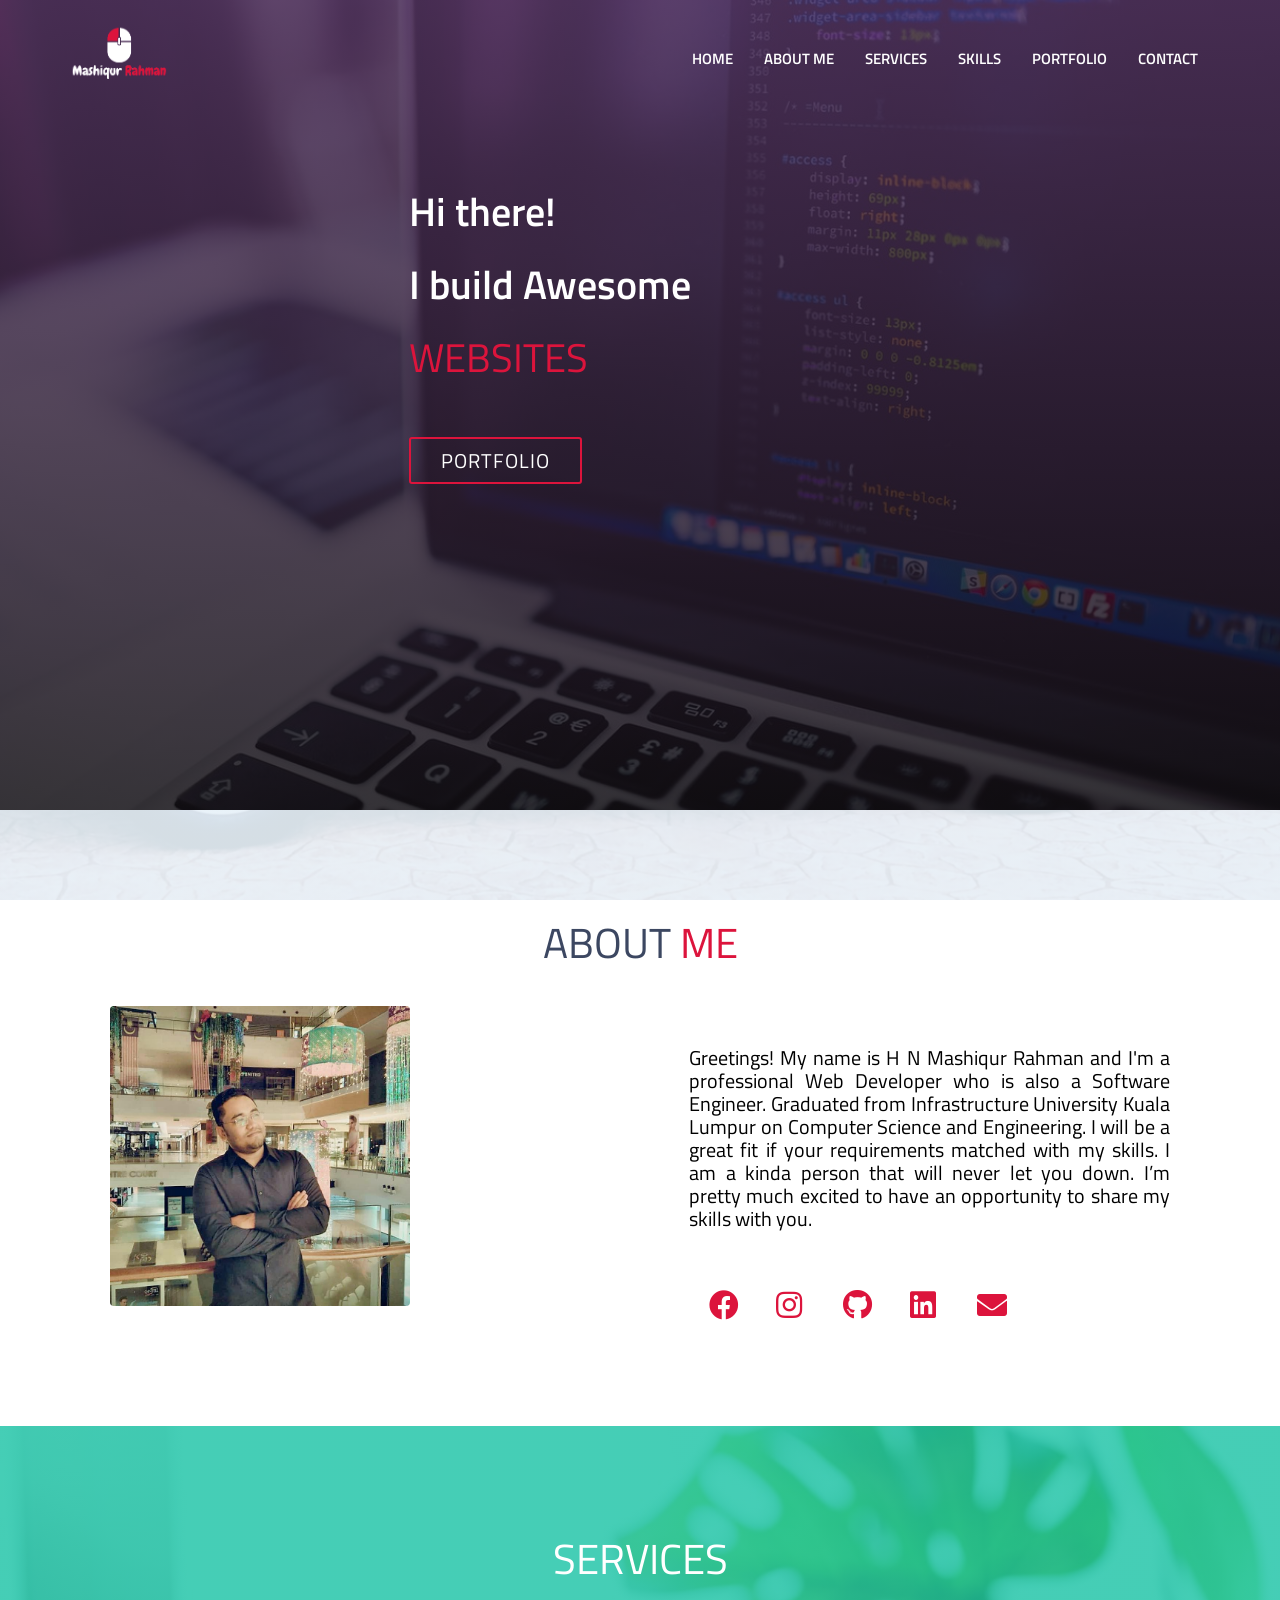
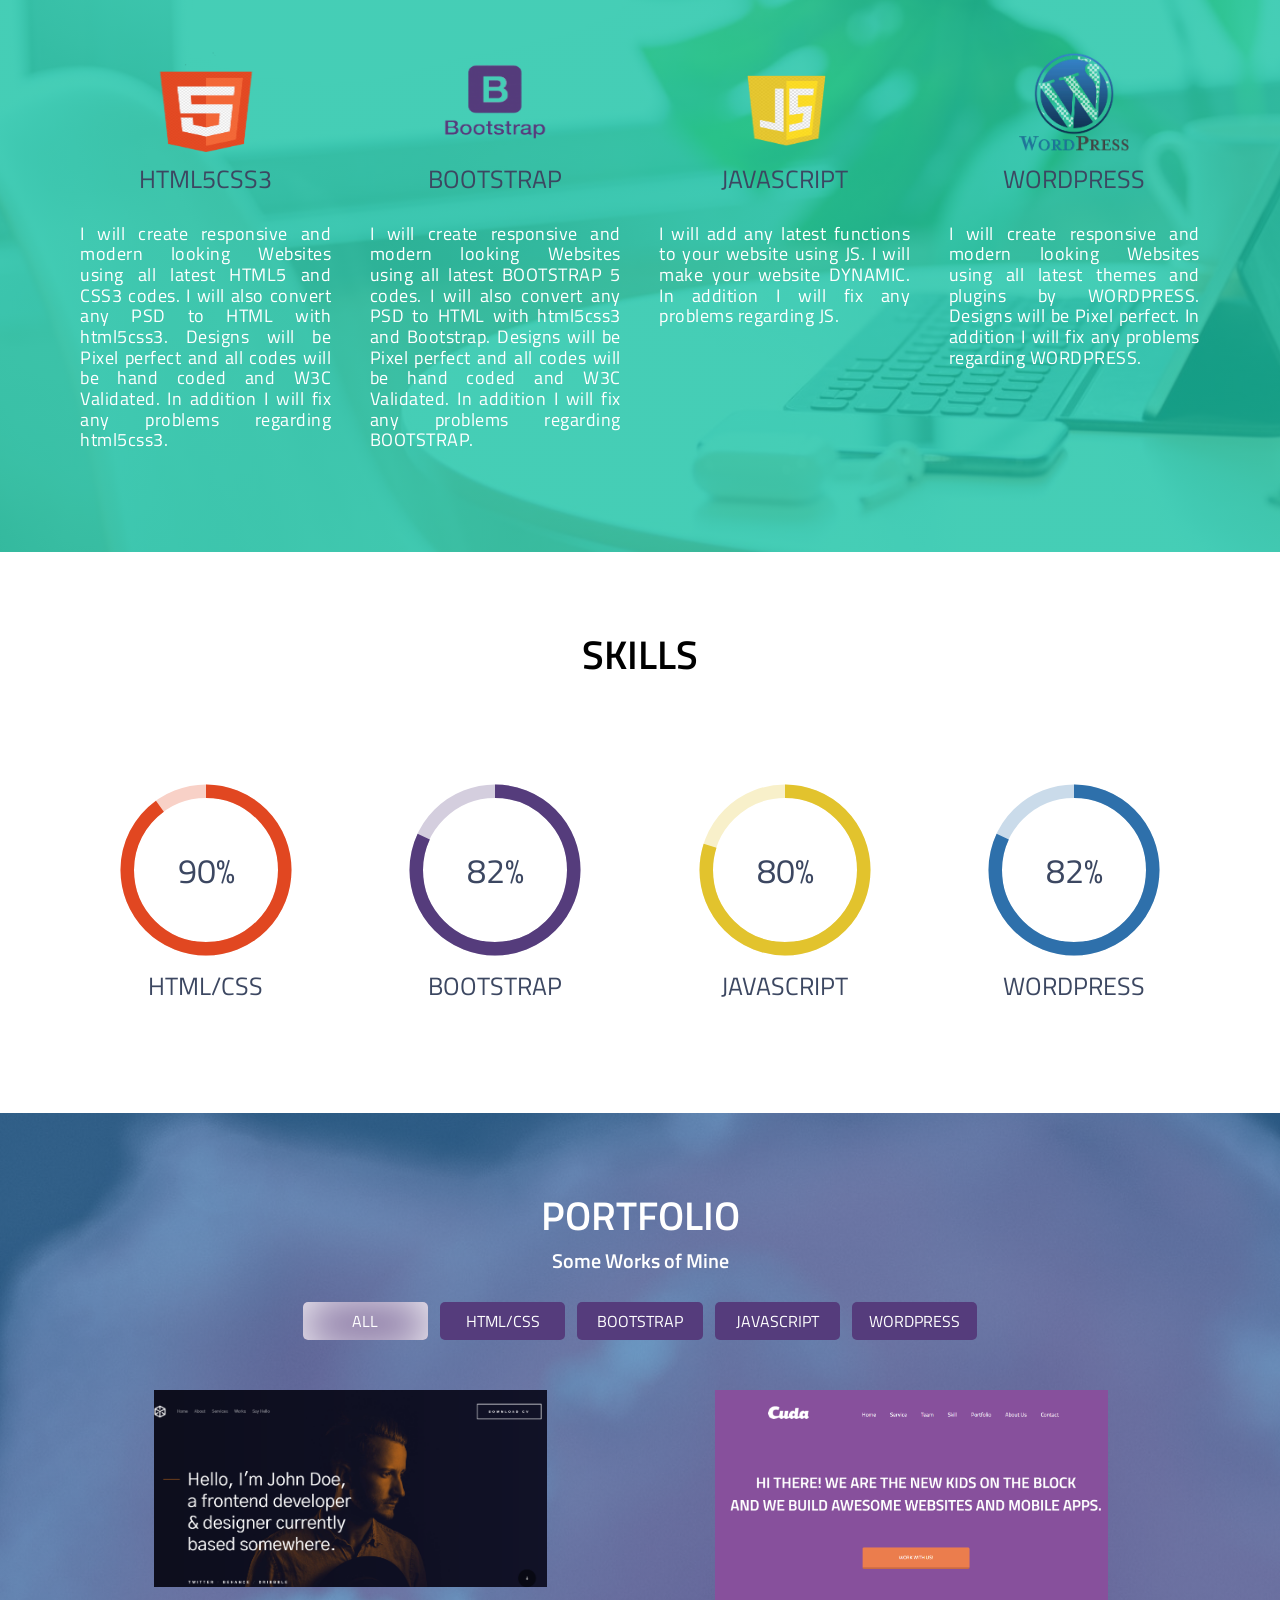
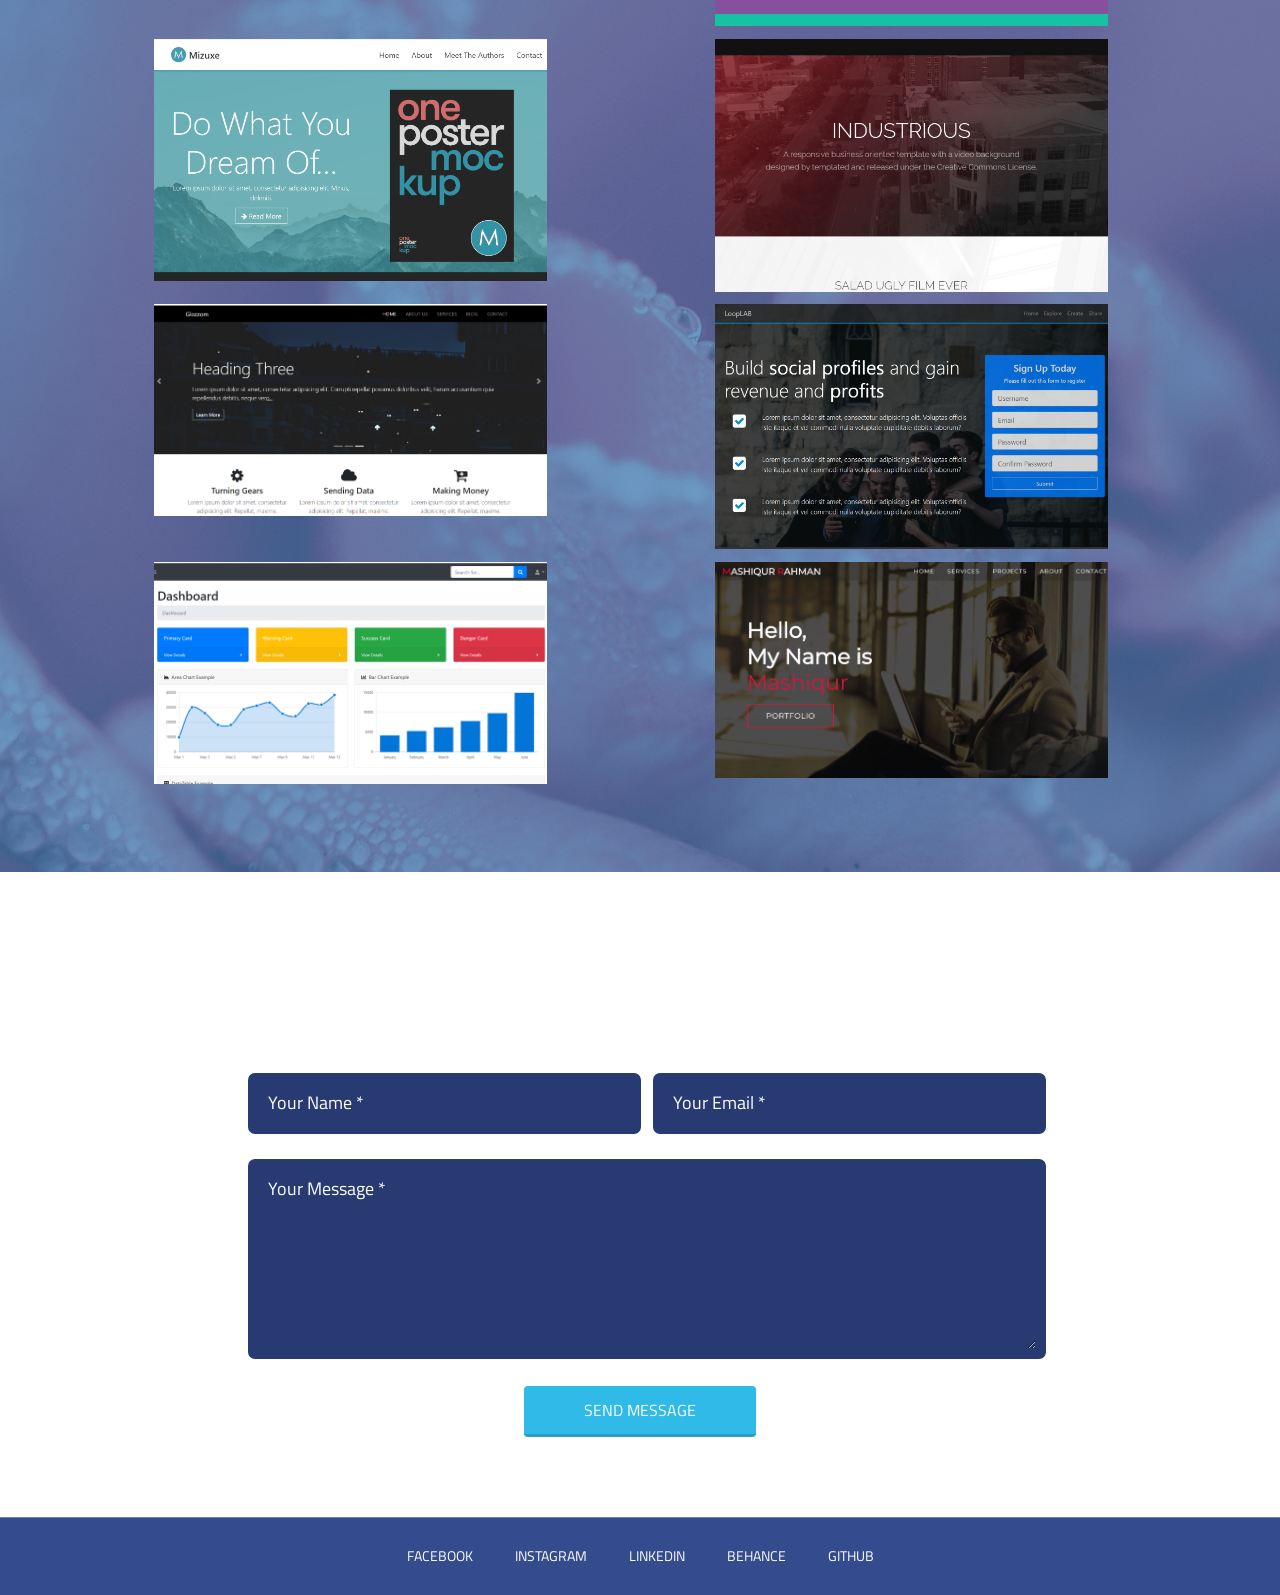
<file: index.html>
<!DOCTYPE html>
<html lang="en">
<head>
    <meta charset="UTF-8">
    <meta name="viewport" content="width=device-width, initial-scale=1.0">
    <meta http-equiv="X-UA-Compatible" content="IE-edge">
    <title>My Portfolio</title>
    <link href="https://fonts.googleapis.com/css2?family=Titillium+Web:wght@300;400;600;700&display=swap" rel="stylesheet">
    <link rel="stylesheet" href="https://use.fontawesome.com/releases/v5.14.0/css/all.css" integrity="sha384-HzLeBuhoNPvSl5KYnjx0BT+WB0QEEqLprO+NBkkk5gbc67FTaL7XIGa2w1L0Xbgc" crossorigin="anonymous">
    <link rel="stylesheet" href="vendors/css/animated-circle.css">
    <link rel="stylesheet" href="vendors/css/normalize.css">
    <link rel="stylesheet" href="vendors/css/grid.css">
    
    <link rel="stylesheet"href="resources/css/style.css">
    <link rel="stylesheet" href="resources/css/responsive.css">
  
</head>
<body>
  
   <!-- Start Header Section -->
   <header id="home">
   <nav>
       <div class="row">
           <a href="#home">
               <img src="resources/img/L1c.png" class="logo"></a>
           <ul class="main-nav">
               <li class="active"><a href="#home">Home</a></li>
               <li><a href="#about">about me</a></li>
               <li><a href="#servicez">Services</a></li>
               <li><a href="#skillz">SKILLS</a></li>
               <li><a href="#portfolio">PORTFOLIO</a></li>
               <li><a href="#contact">CONTACT</a></li>
           </ul>
           <div class="mobile-menu">
               <span onclick="openNav()">&#9776;</span>
               <div id="myNav" class="overlay">
               <a href="javascript:void(0)" onclick= "closeNav()" class="closebtn">&times;</a>
               <div class="overlay-content">
                  
               <a onclick="closeNav()" href="#home">Home</a>
               <a onclick="closeNav()" href="#about">about me</a>
               <a onclick="closeNav()" href="#servicez">Services</a>
               <a onclick="closeNav()" href="#skillz">SKILLS</a>
               <a onclick="closeNav()" href="#portfolio">PORTFOLIO</a>
               <a onclick="closeNav()" href="#contact">CONTACT</a>
               
               </div>
               </div>
           </div>
       </div>
       
       
   </nav>
  <!-- <div class="row">
       <div class="hero-text-box">
           <h1>Hi there! I build awesome
           Websites</h1></div>
           <div>
           <a href="#" class="btn btn-hero">Work with me</a>
       </div>
       
   </div>-->
     <div class="hero xcontainer">
         <div>
             <h1>Hi there! <span></span></h1>
                <h1>I build Awesome <span></span></h1>
                <h1>WEBSITES <span></span></h1>
                 <a href="#portfolio" type="button" class="cta">portfolio</a>
         </div>
     </div>
   </header>

   
   
   
   <!-- End Header Section -->
    
    <section id=about class="about-me js--aboutme-section " >
       <div class="row ">
           <h1> about <span>me</span></h1>
       </div>
       <div class="row">
           <div class="col span_1_of_2 box">
               <img src="resources/img/pp.jpg" alt="" class="my-image">
               
           </div>
           <div class="col span_1_of_2 box">
               <p class="mytext">Greetings! My name is H N  Mashiqur Rahman and I'm a professional Web Developer who is also a Software Engineer. Graduated from Infrastructure University  Kuala Lumpur on Computer Science and Engineering. I will be a great fit if your requirements matched with my skills. I am a kinda person that will never let you down. I’m pretty much excited to have an opportunity to share my skills with you.</p>
               <div class="social-link">
                   <ul>
                       <li><a href=https://www.facebook.com/hnmashiqur.imran><i class="fab fa-facebook"></i></a></li>
                       <li><a href=https://www.instagram.com/imran2052><i class="fab fa-instagram"></i></a></li>
                       <li><a href=https://github.com/mashiq2052><i class="fab fa-github"></i></a></li>
                       <li><a href=https://www.linkedin.com/in/mashiqur-rahman-735344ab><i class="fab fa-linkedin"></i></a></li>
                       
                       <li><a href=#contact><i class="fas fa-envelope"></i></a></li>
                       
                   </ul>
               </div>
           </div>
       </div>
        
    </section>
    <!--service section-->
    <section id="servicez" class="services-section js--services-section ">
       <div class="row">
           <h1>Services</h1>
       </div>
        <div class="row">
            <div class="col span_1_of_4 box">
                <img src="resources/img/htmlr.png" class="services-icon">
                <h3>HTML5CSS3</h3>
                <p class="description">I will create responsive and modern looking Websites using all latest HTML5 and CSS3 codes. I will also convert any PSD to HTML with html5css3. Designs will be Pixel perfect and all codes will be hand coded and W3C Validated. In addition I will fix any problems regarding html5css3.</p>
            </div>
            <div class="col span_1_of_4 box">
                <img src="resources/img/bsr.png" class="services-icon">
                <h3>BOOTSTRAP</h3>
                  <p class="description">I will create responsive and modern looking Websites using all latest BOOTSTRAP 5 codes. I will also convert any PSD to HTML with html5css3 and Bootstrap. Designs will be Pixel perfect and all codes will be hand coded and W3C Validated. In addition I will fix any problems regarding BOOTSTRAP.</p>
            </div>
            <div class="col span_1_of_4 box">
                <img src="resources/img/jvr.png" class="services-icon">
                <h3>JAVASCRIPT</h3>
                  <p class="description">I will add any latest functions to your website using JS. I will make your website DYNAMIC. In addition I will fix any problems regarding JS.</p>
            </div>
            <div class="col span_1_of_4 box">
                <img src="resources/img/wpr.png" class="services-icon">
                <h3>WORDPRESS</h3>
                  <p class="description">I will create responsive and modern looking Websites using all latest themes and plugins by WORDPRESS. Designs will be Pixel perfect. In addition I will fix any problems regarding WORDPRESS.</p>
            </div>
        </div>
    </section>
    
    <!-- skill section--> 
    <section id="skillz" class="skill-section">
       <div class="row">
           <h2>SKILLS</h2>
       </div>
       <div class="row">
           <div class="col span_1_of_4 box">
          <svg class="radial-progress htmlcss" data-percentage="90" viewBox="0 0 80 80">
          <circle class="incomplete" cx="40" cy="40" r="35"></circle>
          <circle class="complete" cx="40" cy="40" r="35" style="stroke-dashoffset: 39.58406743523136;"></circle>
          <text class="percentage" x="50%" y="57%" transform="matrix(0, 1, -1, 0, 80, 0)">90%</text>
               </svg>  
          <h3>HTML/CSS</h3>
        
       </div>
       
           <div class="col span_1_of_4 box">
          <svg class="radial-progress bootstrap" data-percentage="82" viewBox="0 0 80 80">
          <circle class="incomplete" cx="40" cy="40" r="35"></circle>
          <circle class="complete" cx="40" cy="40" r="35" style="stroke-dashoffset: 39.58406743523136;"></circle>
          <text class="percentage" x="50%" y="57%" transform="matrix(0, 1, -1, 0, 80, 0)">82%</text>
        </svg>  
          <h3>BOOTSTRAP</h3>
           
       </div>
       
           <div class="col span_1_of_4 box">
          <svg class="radial-progress javascript" data-percentage="80" viewBox="0 0 80 80">
          <circle class="incomplete" cx="40" cy="40" r="35"></circle>
          <circle class="complete" cx="40" cy="40" r="35" style="stroke-dashoffset: 39.58406743523136;"></circle>
          <text class="percentage" x="50%" y="57%" transform="matrix(0, 1, -1, 0, 80, 0)">80%</text>
        </svg> 
          <h3>JAVASCRIPT</h3>
          
       </div>
       
           <div class="col span_1_of_4 box">
          <svg class="radial-progress wordpress" data-percentage="82" viewBox="0 0 80 80">
          <circle class="incomplete" cx="40" cy="40" r="35"></circle>
          <circle class="complete" cx="40" cy="40" r="35" style="stroke-dashoffset: 39.58406743523136;"></circle>
          <text class="percentage" x="50%" y="57%" transform="matrix(0, 1, -1, 0, 80, 0)">82%</text>
        </svg>  
          <h3>WORDPRESS</h3>
           
       </div>
       </div> 
    </section>
    <!-- portfolio section -->
    <section class="portfolio-section " id="portfolio">
       <div class="row">
           <h2>PORTFOLIO</h2>
           <p class="ld">Some Works of Mine</p>
       </div>
       <div class="row">
           <div class="portfolio-filter">
               <button type="button" data-filter="all">ALL</button>
               <button type="button" data-filter=".htmlcss">HTML/CSS</button>
               <button type="button" data-filter=".bootstrap">BOOTSTRAP</button>
               <button type="button" data-filter=".js">JAVASCRIPT</button>
               <button type="button" data-filter=".wp">WORDPRESS</button>   
           </div>
           
       </div>
       <div class="row container">
          <div class="col span_1_of_2 mix htmlcss box">
               <img src="work/image/work8.PNG"  alt="" class="portfolio-image work1"><div class="content">
                   <a href="work/Ethos_1_0_0/indexx.html"><h3> Live Preview</h3></a>
               </div>
           </div> 
           
              <div class="col span_1_of_2 mix htmlcss bootstrap box">
                  <img src="work/image/work1.PNG" alt="" class="portfolio-image work1">
                  <div class="content">
                      <a href="work/cuda-html-template/indexx.html">
                          <h3> Live Preview</h3>
                      </a>
                  </div>
              </div>
           <div class="col span_1_of_2 mix bootstrap box">
               <img src="work/image/work3.PNG"  alt="" class="portfolio-image work1"><div class="content">
                   <a href="work/mizuxe/src/indexx.html"><h3> Live Preview</h3></a>
               </div>
           </div>
           <div class="col span_1_of_2 mix htmlcss box">
               <img src="work/image/work7.PNG"  alt="" class="portfolio-image work1"><div class="content">
                   <a href="work/templated-industrious/indexx.html"><h3> Live Preview</h3></a>
               </div>
           </div>
            <div class="col span_1_of_2 mix bootstrap box">
               <img src="work/image/work4.PNG"  alt="" class="portfolio-image work1"><div class="content">
                   <a href="work/glozzom/src/indexx.html"><h3> Live Preview</h3></a>
               </div>
           </div>
            <div class="col span_1_of_2 mix bootstrap box">
               <img src="work/image/work5.PNG"  alt="" class="portfolio-image work1"><div class="content">
                   <a href="work/looplab/src/indexx.html"><h3> Live Preview</h3></a>
               </div>
           </div>
            <div class="col span_1_of_2 mix js box">
               <img src="work/image/work6.PNG"  alt="" class="portfolio-image work1"><div class="content">
                   <a href="work/startbootstrap-sb-admin-gh-pages/indexx.html"><h3> Live Preview</h3></a>
               </div>
           </div>
            <div class="col span_1_of_2 mix htmlcss box">
               <img src="work/image/work2.PNG"  alt="" class="portfolio-image work1"><div class="content">
                   <a href="work/one-page-website-html-css-project-for-practice-master/indexx.html"><h3> Live Preview</h3></a>
               </div>
           </div>
              
       </div>
       <!--<div class="row">
           <a href="#" class="btn btn-load-more">Load more</a>
       </div>-->
    </section>
    <!--contact-->
    
    <section class="contact-section" id="contact">
        <div class="row">
            <h2>GET IN TOUCH</h2>
        </div>
        <div class="row">
            <form action="https://formspree.io/mlepzjrd" method="POST">
                <div class="row ">
                    <div class="col span_1_of_2 box">
                        <input type="text" name="name" placeholder="Your Name *" required>
                    </div>
                    <div class="col span_1_of_2 box">
                        <input type="email" name="email" placeholder="Your Email *" required>
                    </div>
                </div>
                <div class="row">
                    <textarea name="Message" id="#" cols="30" rows="8" placeholder="Your Message *" required></textarea>
                    
                </div>
                <div class="row">
                    <input type="submit" value="SEND MESSAGE" class="btn btn-submit">
                </div>
            </form>
        </div>
    </section>
    
    <footer class="footer-section">
       <div class="row">
           <ul>
               <li><a href="https://www.facebook.com/hnmashiqur.imran">facebook</a></li>
               <li><a href="https://www.instagram.com/imran2052/?hl=en">instagram</a></li>
               <li><a href="https://www.linkedin.com/in/mashiqur-rahman-735344ab/">linkedin</a></li>
               <li><a href="">behance</a></li>
               <li><a href="https://github.com/mashiq2052">github</a></li>
           
           </ul>
       </div>
        
    </footer>
    
    
    
   
    
    
    
    <script src="https://ajax.googleapis.com/ajax/libs/jquery/3.5.1/jquery.min.js"></script>
    <script src="https://code.jquery.com/jquery-3.5.1.js" integrity="sha256-QWo7LDvxbWT2tbbQ97B53yJnYU3WhH/C8ycbRAkjPDc=" crossorigin="anonymous"></script>
    <script src="vendors/js/jquery.waypoints.min.js"></script>
    <script src="vendors/js/html5shiv.min.js"></script>
    <script src="vendors/js/respond.min.js"></script>
    <script src="vendors/js/animated-circle.js"></script>
    <script src="vendors/js/mixitup.min.js"></script>
    <script src="resources/js/main.js"></script>
    </body>

    </html>
</file>
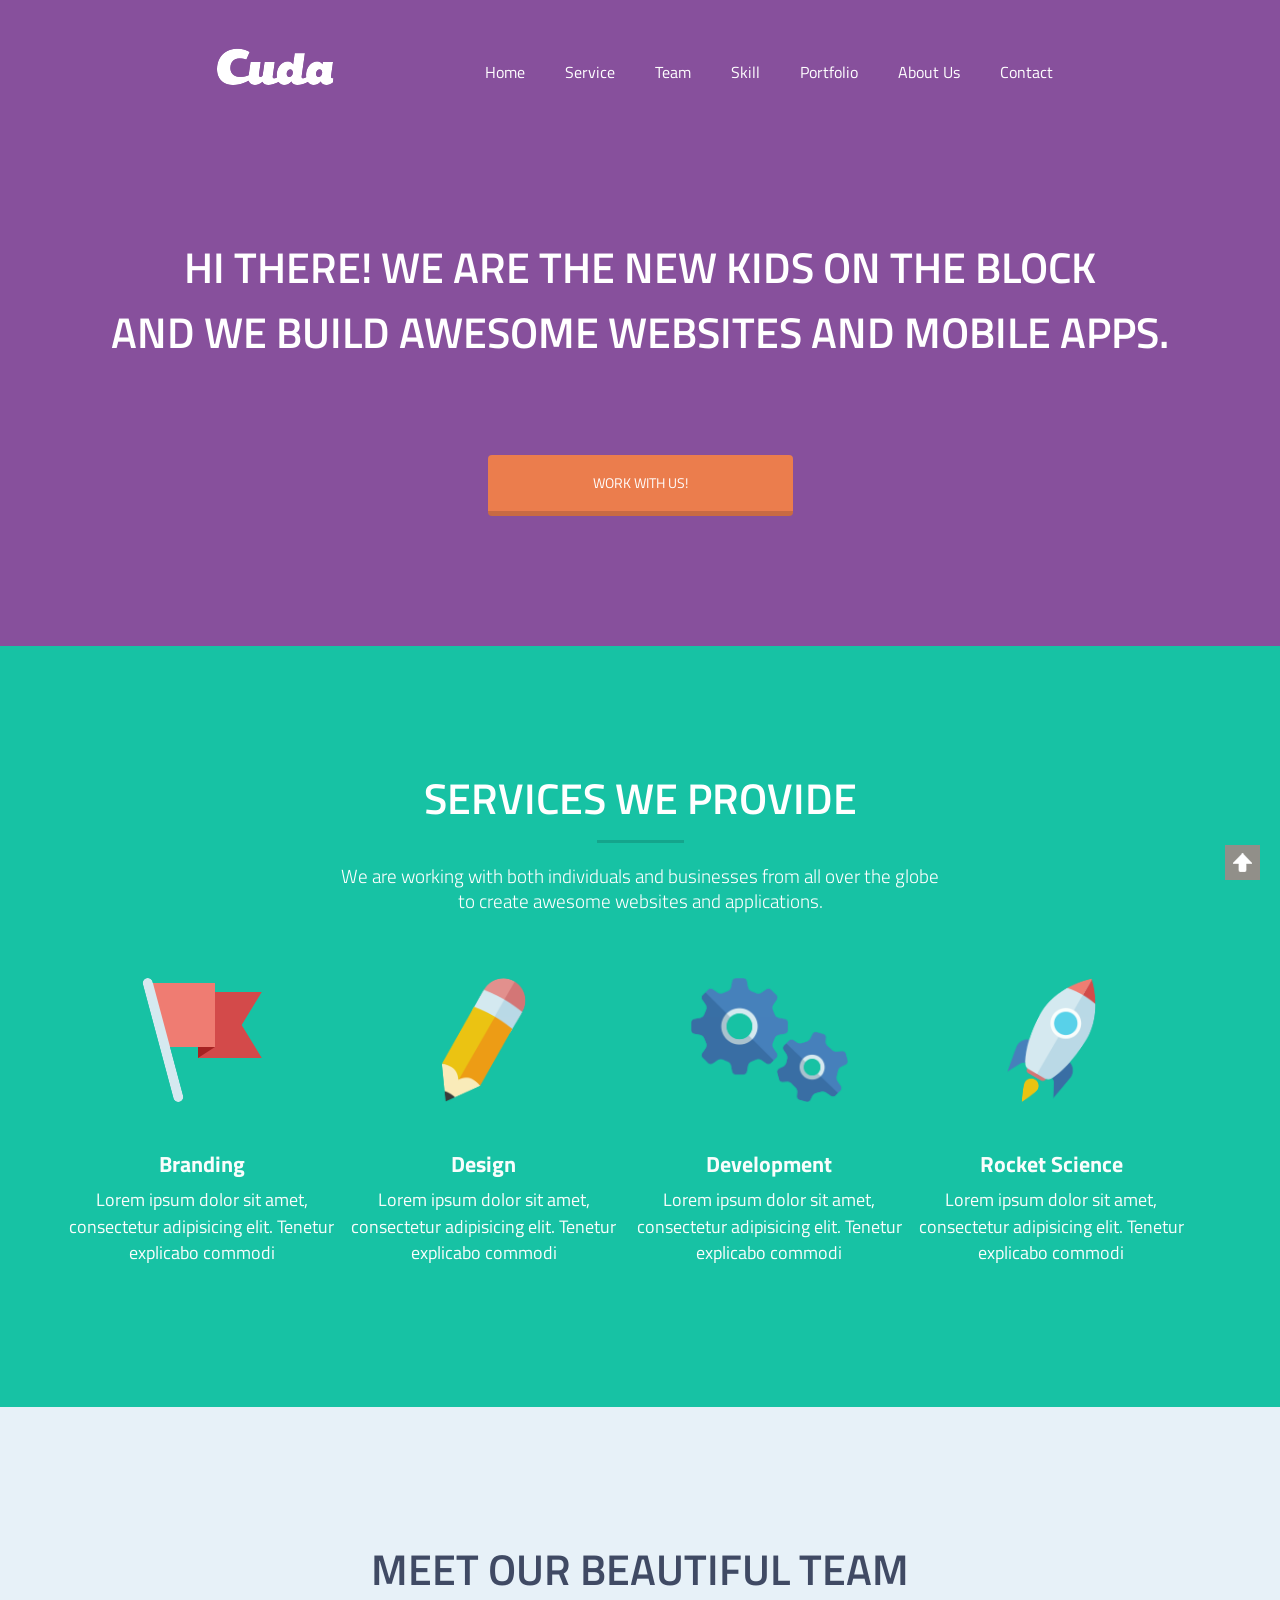
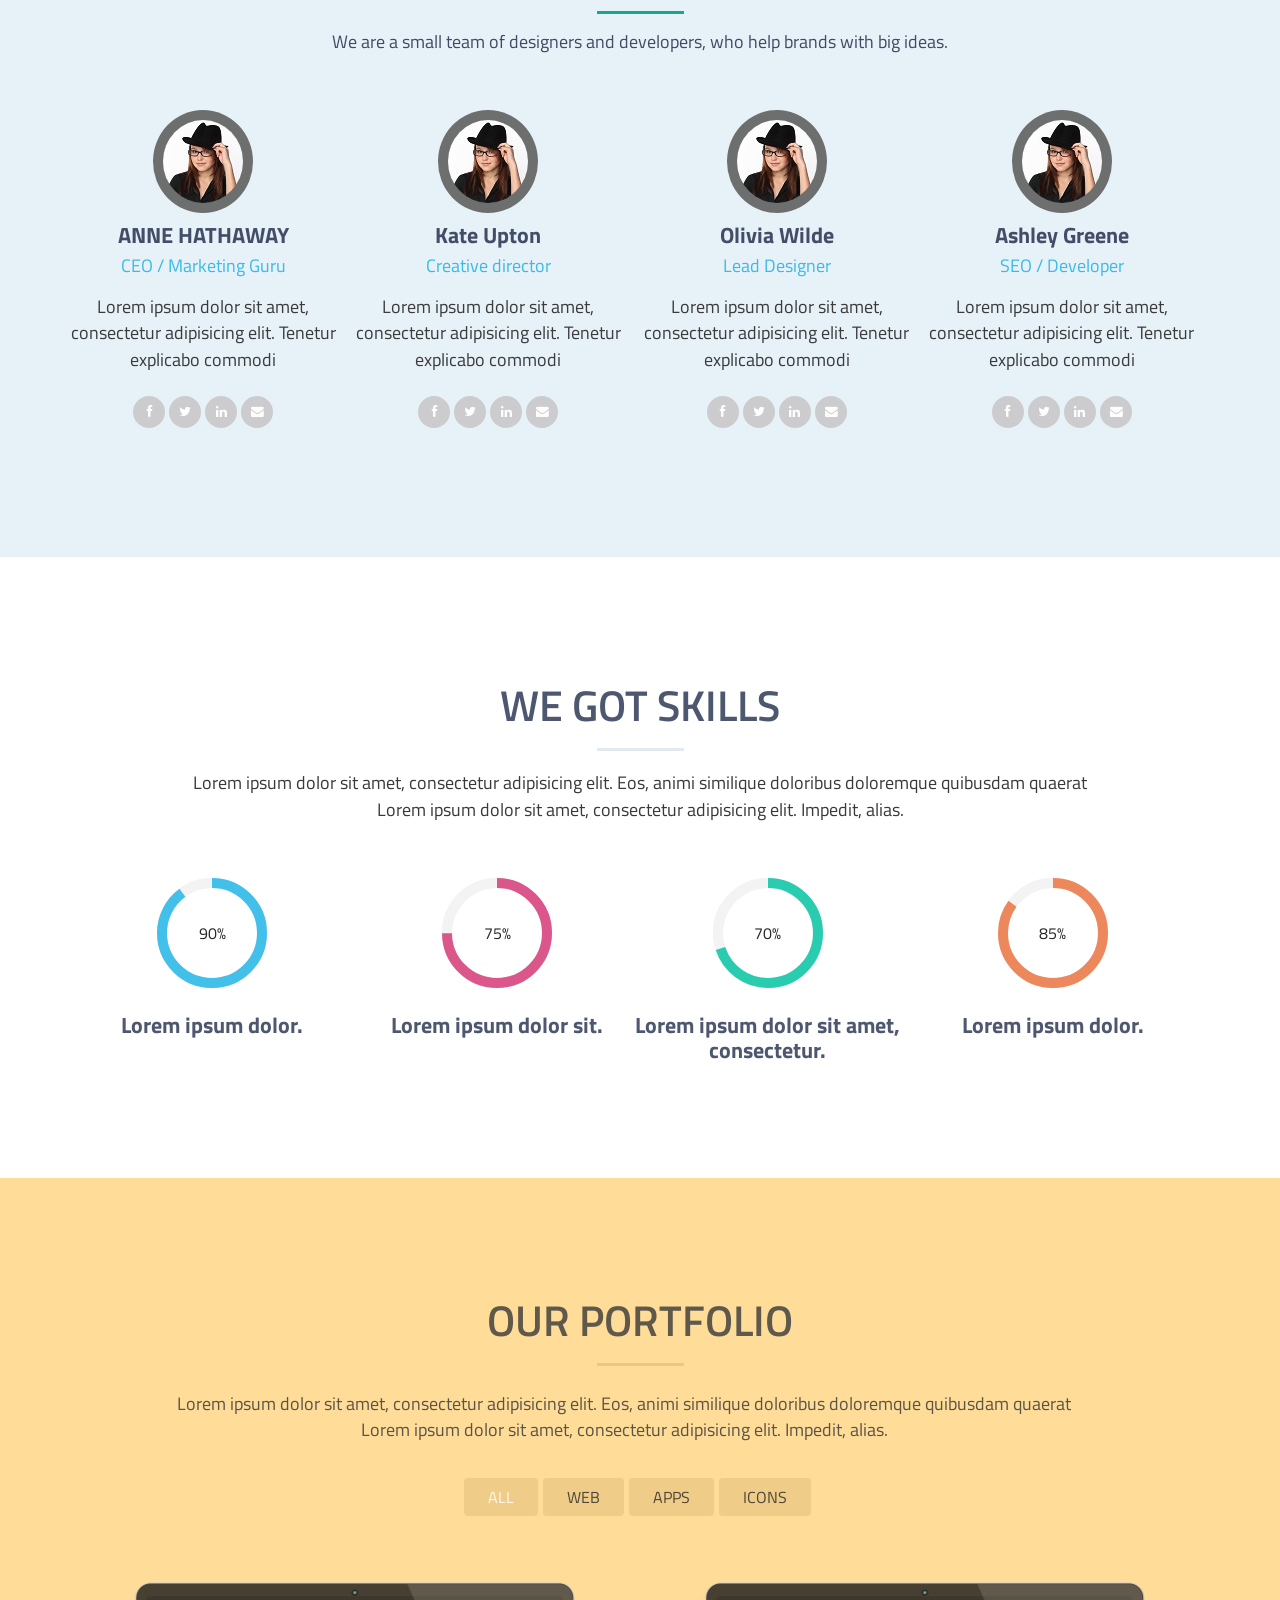
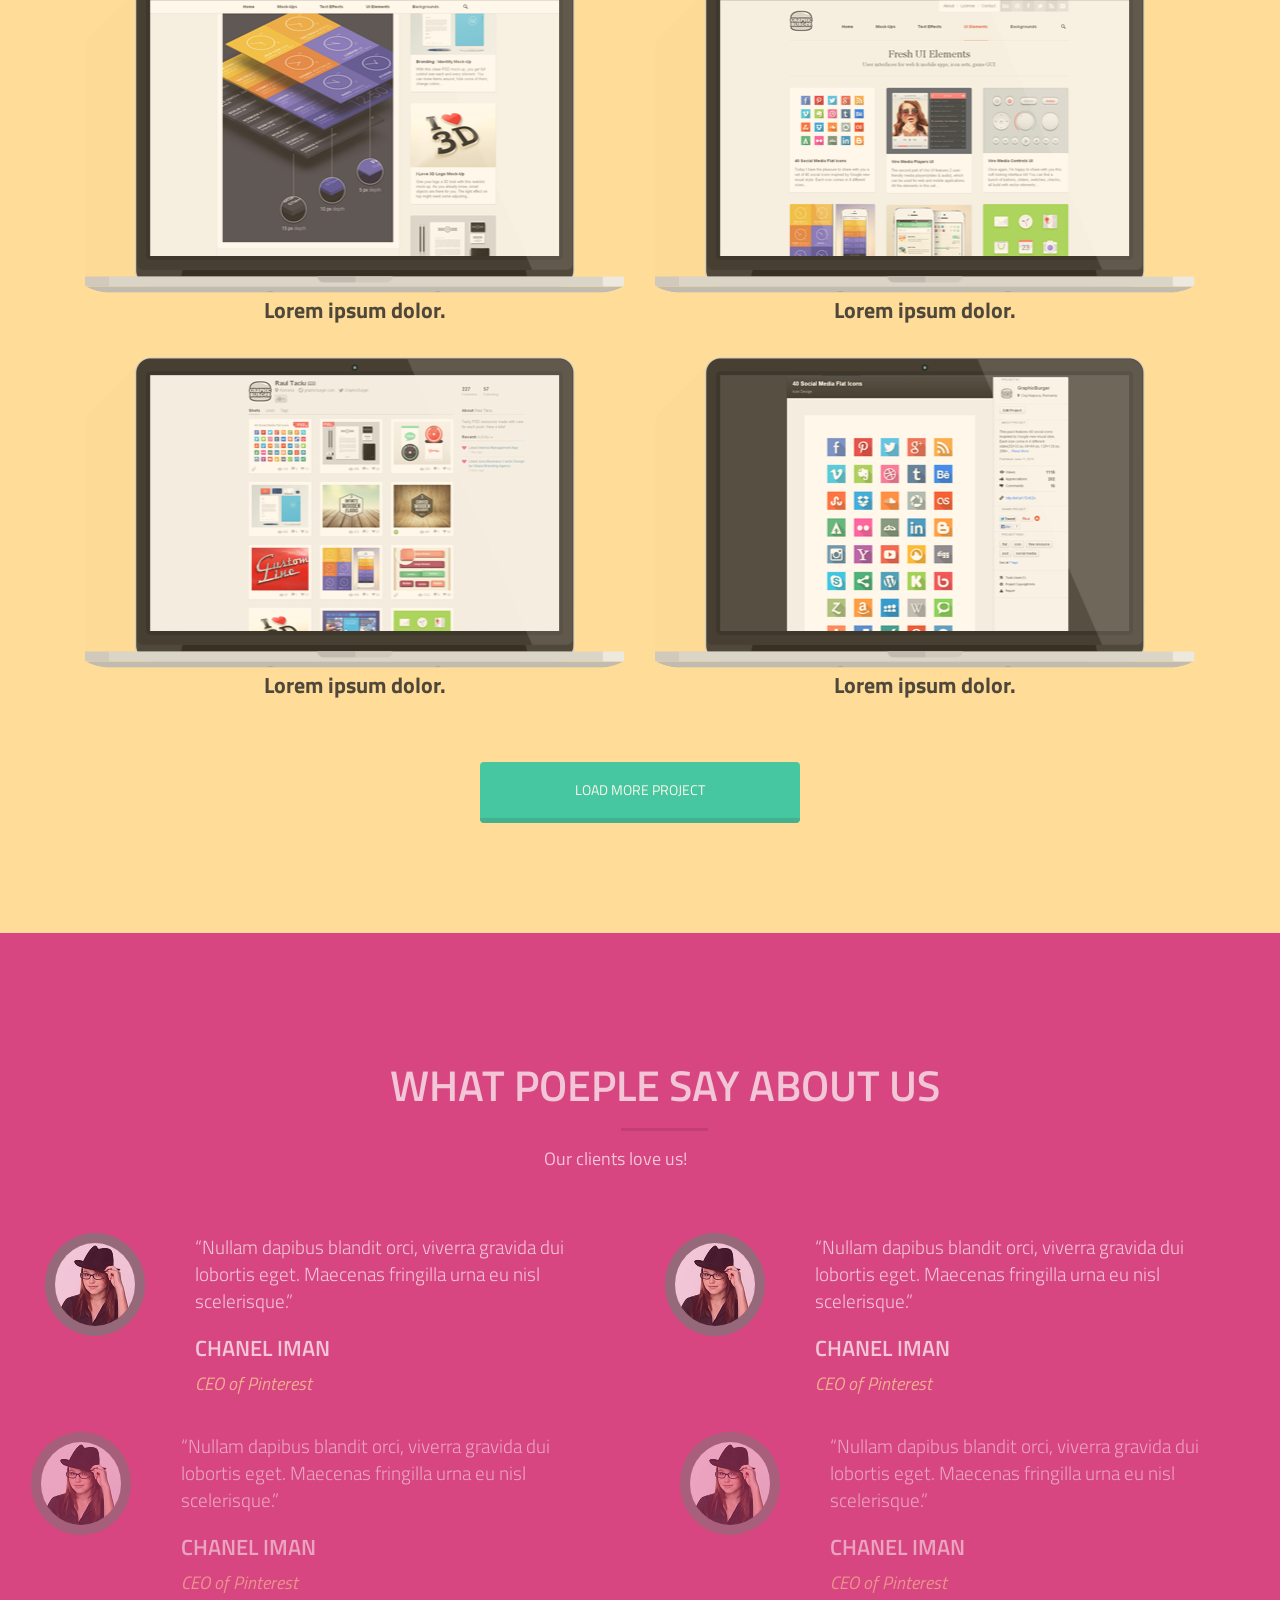
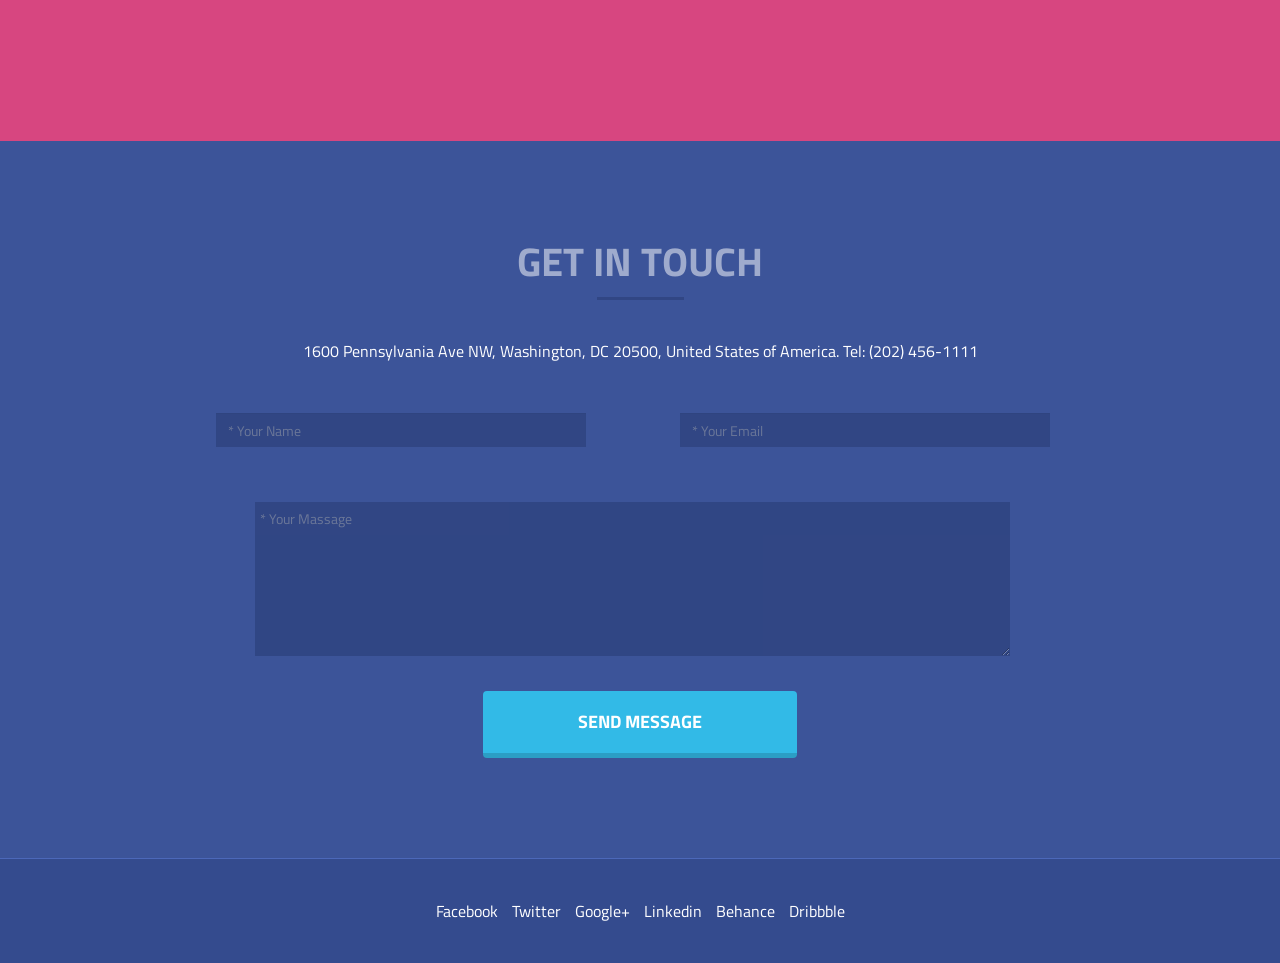
<file: work/cuda-html-template/indexx.html>
<!doctype html>
<html lang="en">
<head>
	<meta charset="UTF-8">
	<meta name="viewport" content="width=device-width, initial-scale=1.0, maximum-scale=1.0, user-scalable=no">
	<title>OnePage</title>
	<!--Bootstrap CSS-->
	<link rel="stylesheet" type="text/css" href="css/bootstrap.min.css">
	<!--MainStyle-->
	<link rel="stylesheet" type="text/css" href="style.css">
	<!--Font-->
	<link rel="stylesheet" type="text/css" href="css/font-awesome.min.css">
	<link href='http://fonts.googleapis.com/css?family=Titillium+Web:400,200,200italic,300,300italic,400italic,600,600italic,700,700italic,900' rel='stylesheet' type='text/css'> 
	<!-- Modernizr /-->
	<script src="js/modernizr-2.6.2.min.js"></script> 

</head>
<body>
	<!-- Preloader -->
	<div class="mask"><div id="loader"></div></div>
	<!--/Preloader -->
	<header id="ccr-header">
		<div class="ccr-hbg">
			<div class="container">
				<div class="ccr-headarea">
					<div class="col-xs-12 col-md-4">
						<div class="ccr-logo element_from_left">
							<a href="#"><img class="img-responsive" src="images/logo.png"></a>
						</div><!-- /.ccr-logo -->
					</div>
					<div class="col-xs-12 col-md-8">
						<div class="ccr-menu">
							<nav class="navbar navbar-default" role="navigation">
								<!-- Brand and toggle get grouped for better mobile display -->
								<div class="navbar-header">
									<button type="button" class="navbar-toggle" data-toggle="collapse" data-target=".navbar-ex1-collapse">
										<span class="sr-only">Toggle navigation</span>
										<span class="icon-bar"></span>
										<span class="icon-bar"></span>
										<span class="icon-bar"></span>
									</button>
								</div>
								<!-- Collect the nav links, forms, and other content for toggling -->
								<div class="collapse navbar-collapse navbar-ex1-collapse  element_from_right">
									<ul class="nav navbar-nav">
										<li><a href="#ccr-header">Home</a></li>
										<li><a href="#ccr-service">Service</a></li>
										<li><a href="#ccr-team">Team</a></li>
										<li><a href="#ccr-skill">Skill</a></li>
										<li><a href="#ccr-portfolio">Portfolio</a></li>
										<li><a href="#ccr-about-us">About Us</a></li>
										<li><a href="#ccr-touch">Contact</a></li>
									</ul>
								</div><!-- /.navbar-collapse -->
							</nav>
						</div>
						<!-- /.ccr-menu -->
					</div>
				</div>
				<!-- /.ccr-headarea -->
			</div> 
			<div class="ccr-slug">
				<div class="container">
					<span>
						<h1 class="element_fade_in">Hi there! We are the new kids on the block <br/>
							and we build awesome websites and mobile apps.</h1>
						</span>
						<button type="button" class="ccr-button btn btn-default element_from_bottom">WORK WITH US!</button>
						<!-- /.ccr-button -->
					</div>
				</div><!-- /.ccr-slug -->
			</div><!-- /.ccr-hbg -->
		</header> <!-- /#ccr-header -->
		<!-- /header -->
		<section id="ccr-service" >
			<div class="ccr-service-bg">
				<div class="container">
					<div class="ccr-title element_from_right">
						<h1 class="element_from_top">SERVICES WE PROVIDE</h1>
						<div class="ccr-line"></div>
						<!-- /.ccr-line -->
						<div class="ccr-service-slug make-it-appear-left animated fadeInLeft">
							<h4>We are working with both individuals and businesses from all over the globe <br/>to create awesome websites and applications.
							</h4>
						</div>
					</div>
					<!-- /.ccr-title -->
					<!-- /.ccr-service-slug -->
					<div class="ccr-item">
						<div class="col-xs-12 col-sm-3 element_from_left">
						<div class="ccr-first-item">
								<img class="img-responsive" src="images/flag.png" alt="">
								<h3>Branding</h3>
								<p>Lorem ipsum dolor sit amet, consectetur adipisicing elit. Tenetur explicabo commodi </p>
							</div>
							<!-- /.ccr-first-item -->
						</div>	
						<div class="col-xs-12 col-sm-3 element_from_left">
							<div class="ccr-second-iteam">
								<img class="img-responsive" src="images/crayon.png" alt="">
								<h3>Design</h3>
								<p>Lorem ipsum dolor sit amet, consectetur adipisicing elit. Tenetur explicabo commodi </p>
							</div>
						</div>
						<div class="col-xs-12 col-sm-3 element_from_right">
							<div class="ccr-third-iteam">
								<img class="img-responsive" src="images/gear.png" alt="">
								<h3>Development</h3>
								<p>Lorem ipsum dolor sit amet, consectetur adipisicing elit. Tenetur explicabo commodi </p>
							</div>
						</div>
						<div class="col-xs-12 col-sm-3 element_from_right">
							<div class="ccr-fourth-iteam">
								<img class="img-responsive" src="images/rocket.png" alt="">
								<h3>Rocket Science</h3>
								<p>Lorem ipsum dolor sit amet, consectetur adipisicing elit. Tenetur explicabo commodi </p>
							</div>
						</div>
					</div>
					<!-- /.ccr-item -->
				</div>
			</div>
			<!-- /.ccr-service-bg -->
		</section><!-- /#ccr-service -->
		<section id="ccr-team">
			<div class="ccr-team-bg">
				<div class="container">
					<div class="ccr-team-title element_fade_in">
						<h1>MEET OUR BEAUTIFUL TEAM</h1>
						<div class="ccr-line"></div>
						<!-- /.ccr-line -->
						<div class="ccr-team-slug">
							<p>We are a small team of designers and developers, who help brands with big ideas.
							</p>
						</div><!-- /.ccr-team-slug -->
					</div><!-- /.ccr-team-title -->
					<div class="ccr-team-item element_from_top">
						<div class="col-xs-12 col-sm-3 ccr-first-team element_from_left">
							<img class="img-responsive" src="images/author.jpg" alt="">
							<h3>ANNE HATHAWAY</h3>
							<p class="designation">CEO / Marketing Guru</p>
							<p>Lorem ipsum dolor sit amet, consectetur adipisicing elit. Tenetur explicabo commodi </p>
							<div class="ccr-social">
								<a href="#"><i class="fa fa-facebook"></i></a>
								<a href="#"><i class="fa fa-twitter"></i></a>
								<a href="#"><i class="fa fa-linkedin"></i></a>
								<a href="#"><i class="fa fa-envelope"></i></a>
							</div>
							<!-- /.ccr-social -->
						</div>	
						<div class="col-xs-12 col-sm-3 ccr-second-team element_from_left">
							<img class="img-responsive" src="images/author.jpg" alt="">
							<h3>Kate Upton</h3>
							<p class="designation">Creative director</p>
							<p>Lorem ipsum dolor sit amet, consectetur adipisicing elit. Tenetur explicabo commodi </p>
							<div class="ccr-social">
								<a href="#"><i class="fa fa-facebook"></i></a>
								<a href="#"><i class="fa fa-twitter"></i></a>
								<a href="#"><i class="fa fa-linkedin"></i></a>
								<a href="#"><i class="fa fa-envelope"></i></a>
							</div>
							<!-- /.ccr-social -->
						</div>
						<div class="col-xs-12 col-sm-3 ccr-third-team element_from_right">
							<img class="img-responsive" src="images/author.jpg" alt="">
							<h3>Olivia Wilde</h3>
							<p class="designation">Lead Designer</p>
							<p>Lorem ipsum dolor sit amet, consectetur adipisicing elit. Tenetur explicabo commodi </p>
							<div class="ccr-social">
								<a href="#"><i class="fa fa-facebook"></i></a>
								<a href="#"><i class="fa fa-twitter"></i></a>
								<a href="#"><i class="fa fa-linkedin"></i></a>
								<a href="#"><i class="fa fa-envelope"></i></a>
							</div>
							<!-- /.ccr-social -->
						</div>
						<div class="col-xs-12 col-sm-3 ccr-fourth-team element_from_right">
							<img class="img-responsive" src="images/author.jpg" alt="">
							<h3>Ashley Greene</h3>
							<p class="designation">SEO / Developer</p>
							<p>Lorem ipsum dolor sit amet, consectetur adipisicing elit. Tenetur explicabo commodi </p>
							<div class="ccr-social">
								<a href="#"><i class="fa fa-facebook"></i></a>
								<a href="#"><i class="fa fa-twitter"></i></a>
								<a href="#"><i class="fa fa-linkedin"></i></a>
								<a href="#"><i class="fa fa-envelope"></i></a>
							</div>
							<!-- /.ccr-social -->
						</div>
					</div>
					<!-- /.ccr-team-item -->
				</div>
			</div>	<!-- /.ccr-item-bg -->
		</section>	<!-- /.ccr-item -->
		<section id="ccr-skill">
			<div class="ccr-skill-bg">
				<div class="container">
					<div class="ccr-skill-title element_from_top">
						<h1>WE GOT SKILLS</h1>
						<div class="ccr-line"></div>
						<!-- /.ccr-line -->
						<div class="ccr-skill-slug element_from_bottom">
							<p>Lorem ipsum dolor sit amet, consectetur adipisicing elit. Eos, animi similique doloribus doloremque quibusdam quaerat<br/>
								Lorem ipsum dolor sit amet, consectetur adipisicing elit. Impedit, alias.
							</p>
						</div> <!-- /.ccr-skill-slug -->
					</div> <!-- /.ccr-skill-title -->
					<div class="ccr-skill-item">
						<div class="col-xs-12 col-sm-3 ccr-first-skill element_from_right">
							<div class="tw-circle-chart" data-color="#30bae7" data-padding="5px" data-percent="90">90%</div>
							<h3>Lorem ipsum dolor.</h3>
						</div>	<!-- /.ccr-first-skill -->
						<div class="col-xs-12 col-sm-3 ccr-second-skill element_from_right">
							<div class="tw-circle-chart" data-color="#d74680" data-percent="75">75%</div>
							<h3>Lorem ipsum dolor sit.</h3>

						</div> <!-- /.ccr-second-skill -->
						<div class="col-xs-12 col-sm-3 ccr-third-skill element_from_left">
							<div class="tw-circle-chart" data-color="#15c7a8" data-percent="70">70%</div>
							<h3>Lorem ipsum dolor sit amet, consectetur.</h3>
						</div><!-- /.ccr-third-skill -->
						<div class="col-xs-12 col-sm-3 ccr-fourth-skill element_from_left">
							<div class="tw-circle-chart" data-color="#eb7d4b" data-percent="85">85%</div>
							<h3>Lorem ipsum dolor.</h3>
						</div><!-- /.ccr-fourth-skill -->
					</div>
					<!-- /.ccr-skill-item -->
				</div>
			</div>	<!-- /#ccr-skill-bg -->
		</section><!-- /#ccr-skill -->
		<section id="ccr-portfolio">
			<div class="ccr-portfolio-bg">
				<div class="container">
					<div class="ccr-portfolio-title element_from_top">
						<h1>Our Portfolio</h1>
						<div class="ccr-line"></div>
						<!-- /.ccr-line -->
					</div>
					<!-- /.ccr-portfolio-title -->
					<div class="ccr-portfolio-slug element_from_left">
						<p>Lorem ipsum dolor sit amet, consectetur adipisicing elit. Eos, animi similique doloribus doloremque quibusdam quaerat<br/>
							Lorem ipsum dolor sit amet, consectetur adipisicing elit. Impedit, alias.
						</p>
					</div> <!-- /.ccr-skill-slug -->	

					<div class="ccr-portfolio-isotop-menu element_fade_in">
						<div class="filter">
							<ul class="ccr-menu">
								<li><button class="selected" data-filter="all">All</button></li>
								<li><button data-filter="web">Web</button></li>
								<li><button data-filter="apps">Apps</button></li>
								<li><button data-filter="icons">Icons</button></li>
							</ul>
						</div>
						<ul class="ccr-portfolio-item isotope posts">
							<li class="all web col-xs-12 col-sm-6">
								<img class="img-responsive" src="images/p1.png" alt="">
								<h3>Lorem ipsum dolor.</h3>
							</li>
							<!-- /.ccr-first-portfolio -->
							<li class="all apps col-xs-12 col-sm-6">
								<img class="img-responsive" src="images/p2.png" alt="">
								<h3>Lorem ipsum dolor.</h3>
							</li>
							<!-- /.ccr-second-portfolio -->
							<li class="all icons col-xs-12 col-sm-6">
								<img class="img-responsive" src="images/p3.png" alt="">
								<h3>Lorem ipsum dolor.</h3>
							</li>
							<!-- /.ccr-third-portfolio -->
							<li class="all web col-xs-12 col-sm-6">
								<img class="img-responsive" src="images/p4.png" alt="">
								<h3>Lorem ipsum dolor.</h3>
							</li>
							<!-- /.ccr-fourth-portfolio -->
						</ul>
						<!-- /.ccr-portfolio-item -->
						<button type="button" class="ccr-button btn btn-default">LOAD MORE PROJECT</button>
					</div>
					<!-- /.ccr-portfolio-isotop-menu -->
				</div>
			</div>
			<!-- /#ccr-portfolio-bg -->
		</section><!-- /#ccr-portfoli -->
		<section id="ccr-about-us">
			<div class="ccr-about-us-bg">
				<div class="container">
					<div class="ccr-about-us-title element_from_right">
						<h1>WHAT POEPLE SAY ABOUT US</h1>
						<div class="ccr-line"></div>
						<!-- /.ccr-line -->
					</div>
					<!-- /.ccr-about-us-title -->
					<div class="ccr-about-us-slug element_from_left">
						<p>Our clients love us!</p>
					</div>
					<!-- /.ccr-about-us-slug -->
					<div class="ccr-us-item">
						<div class="col-xs-12 col-sm-6 ccr-us-first-item element_from_left">
							<img class="pull-left" src="images/author.jpg" alt="">
							<span>“Nullam dapibus blandit orci, viverra gravida dui lobortis eget. Maecenas fringilla urna eu nisl scelerisque.”</span>
							<div class="ccr-designation">
								<h3>Chanel Iman</h3>
								<p>CEO of Pinterest</p>
							</div>
							<!-- /.ccr-designation -->
						</div>
						<div class="col-xs-12 col-sm-6 ccr-us-second-item element_from_right">
							<img class="pull-left" src="images/author.jpg" alt="">
							<span>“Nullam dapibus blandit orci, viverra gravida dui lobortis eget. Maecenas fringilla urna eu nisl scelerisque.”</span>
							<div class="ccr-designation">
								<h3>Chanel Iman</h3>
								<p>CEO of Pinterest</p>
							</div>
							<!-- /.ccr-designation -->
						</div>
						<div class="col-xs-12 col-sm-6 ccr-us-third-item element_from_left">
							<img class="pull-left" src="images/author.jpg" alt="">
							<span>“Nullam dapibus blandit orci, viverra gravida dui lobortis eget. Maecenas fringilla urna eu nisl scelerisque.”</span>
							<div class="ccr-designation">
								<h3>Chanel Iman</h3>
								<p>CEO of Pinterest</p>
							</div>
							<!-- /.ccr-designation -->
						</div>
						<div class="col-xs-12 col-sm-6 ccr-us-fourth-item element_from_right">
							<img class="pull-left" src="images/author.jpg" alt="">
							<span>“Nullam dapibus blandit orci, viverra gravida dui lobortis eget. Maecenas fringilla urna eu nisl scelerisque.”</span>
							<div class="ccr-designation">
								<h3>Chanel Iman</h3>
								<p>CEO of Pinterest</p>
							</div>
							<!-- /.ccr-designation -->
						</div>
					</div>
					<!-- /.ccr-us-item -->	
				</div>	
			</div>
			<!-- /#ccr-about-us -->
		</section>
		<section id="ccr-touch">
			<div class="ccr-touch-bg">
				<div class="container">
					<div class="ccr-touch-title element_from_top">
						<h2>GET IN TOUCH</h2>
						<div class="ccr-line"></div>
						<!-- /.ccr-line -->
					</div>
					<!-- /.ccr-touch-title -->
					<span class="ccr-touch-slug">1600 Pennsylvania Ave NW, Washington, DC 20500, United States of America. Tel: (202) 456-1111</span>
					<div class="ccr-touch-form col-xs-12 col-sm-12">
						<div class="input-group col-xs-12 col-sm-6 element_from_left">
							<input type="text" class="form-control" placeholder="* Your Name">
						</div>

						<div class="input-group col-xs-12 col-sm-6 element_from_right">
							<input type="text" class="form-control" placeholder="* Your Email">
						</div>
						<div class="input-group col-xs-12 col-sm-12 element_from_bottom">
							<textarea name="msg" rows="6" placeholder="* Your Massage"></textarea>
						</div>
					</div>
					<!-- /.ccr-touch-form -->
					<button type="button" class="ccr-button btn btn-default">SEND MESSAGE</button>
				</div>			
			</div>
			<!-- /#ccr-touch bg-->
		</section> 
		<!-- /ccr touch section -->
		<footer id="ccr-footer">
			<div class="ccr-footer-bg">
				<ul class="ccr-footer-menu">
					<li><a href="#">Facebook</a></li>
					<li><a href="#">Twitter</a></li>
					<li><a href="#">Google+</a></li>
					<li><a href="#">Linkedin</a></li>
					<li><a href="#">Behance</a></li>
					<li><a href="#">Dribbble</a></li>
				</ul>
			</div>
			<!-- /#ccr-footer -->
		</footer> 
		<!-- /footer -->
		<a href="#ccr-header" id="ccr-back-top" title="Back to Top" style="display: inline;">Back to Top</a>
		<!--========================================end===========================-->
		<!--js library-->
		<script src="http://code.jquery.com/jquery-1.10.1.min.js" type="text/javascript"></script>
		<!--Isotop library-->
		<script src="js/jquery.isotope.min.js" type="text/javascript"></script>
		<!--Bootstrap JS-->
		<script src="js/bootstrap.min.js" type="text/javascript"></script>
		<!-- Main Javascript File -->
		<script src="js/main.js" type="text/javascript"></script> 


  <!-- Prompt IE 6 users to install Chrome Frame. Remove this if you want to support IE 6.
  chromium.org/developers/how-tos/chrome-frame-getting-started -->
  <!--[if lt IE 7 ]>
  <script src="//ajax.googleapis.com/ajax/libs/chrome-frame/1.0.3/CFInstall.min.js"></script>
  <script>window.attachEvent('onload',function(){CFInstall.check({mode:'overlay'})})</script>
  <![endif]-->
</body>
</html>
</file>
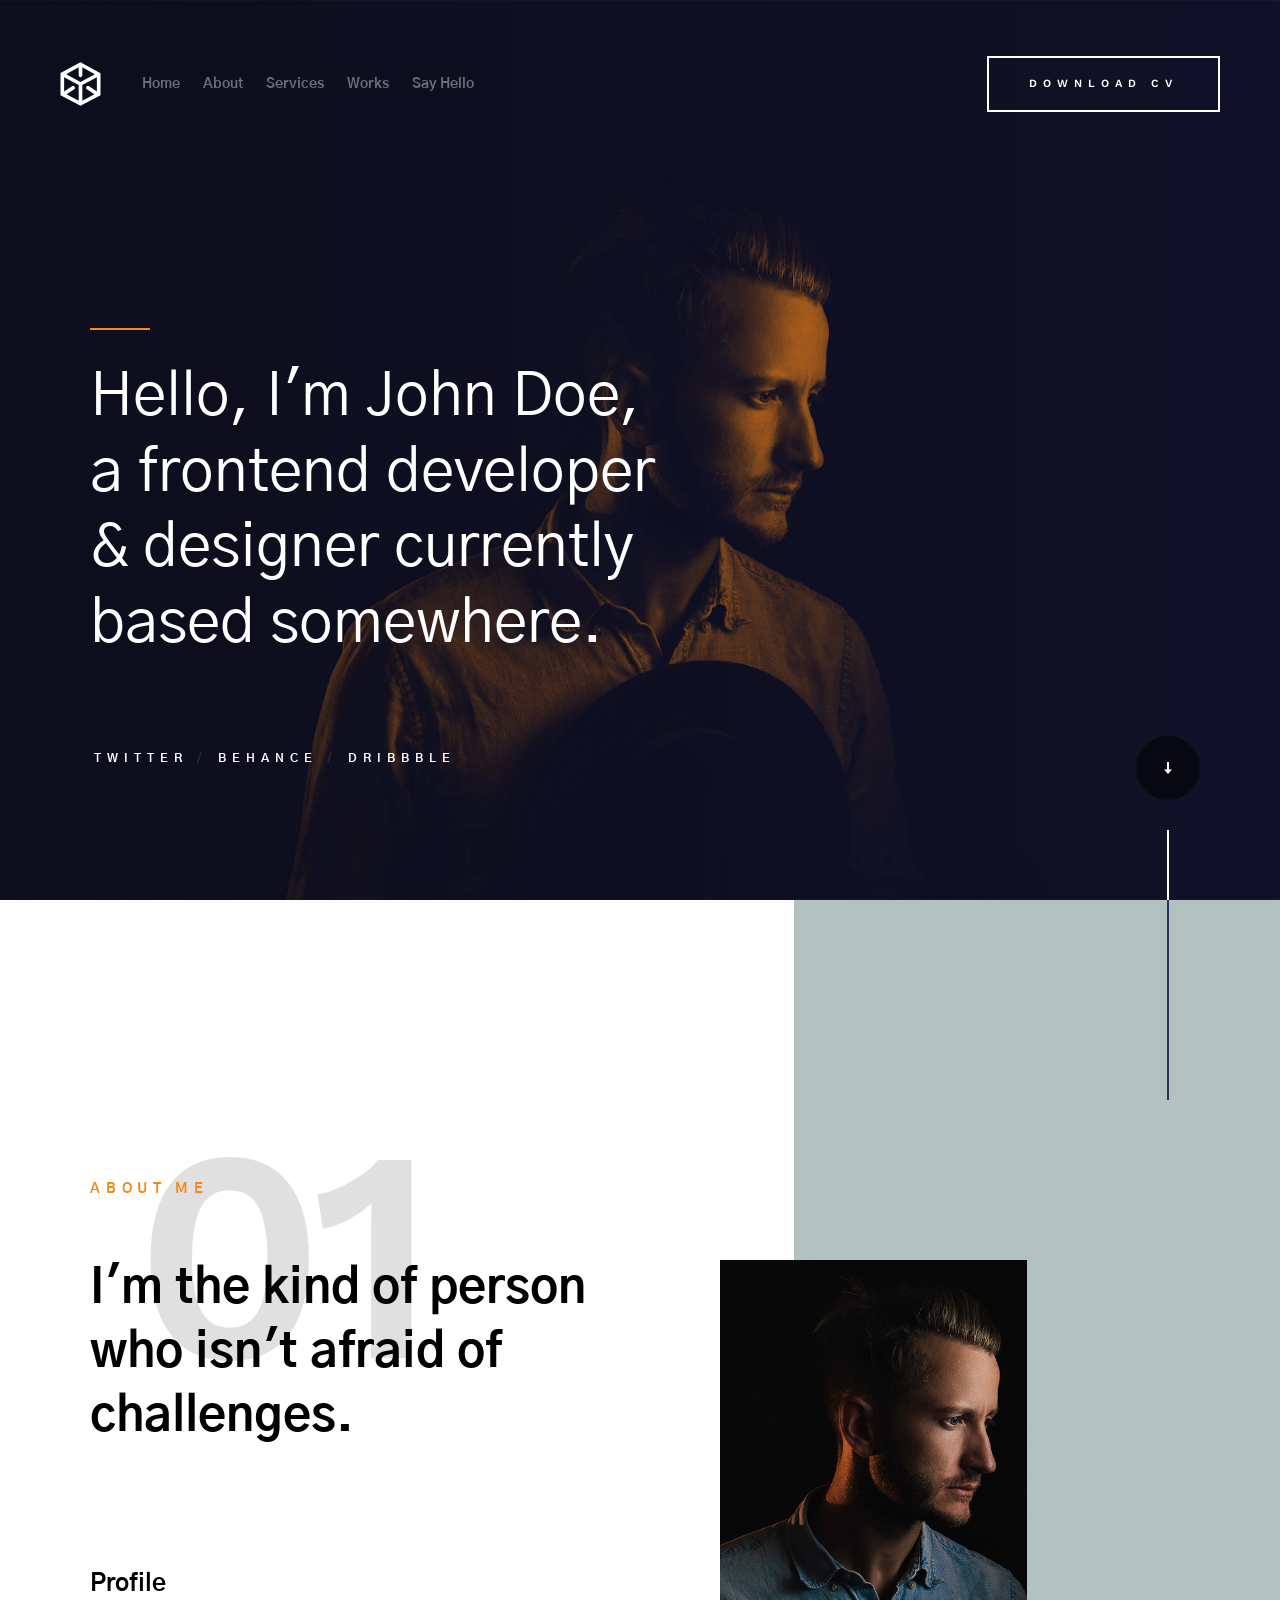
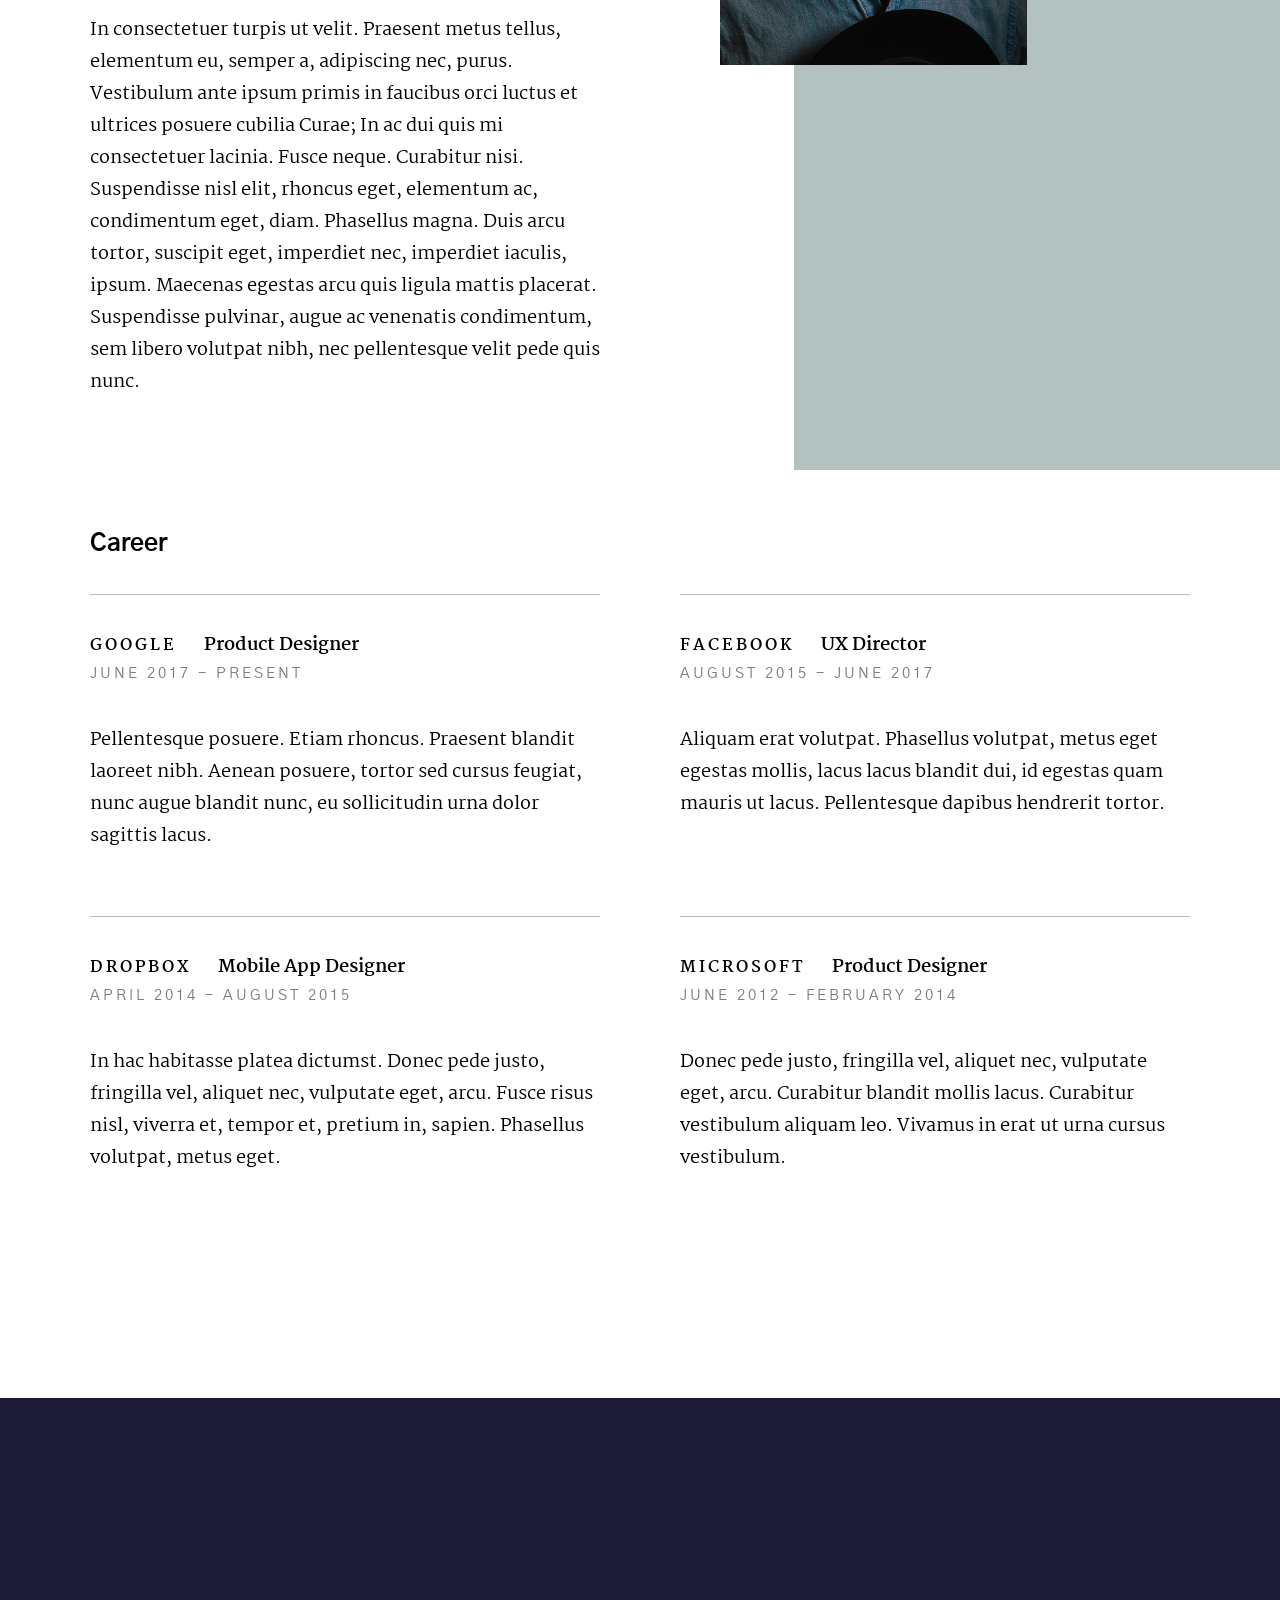
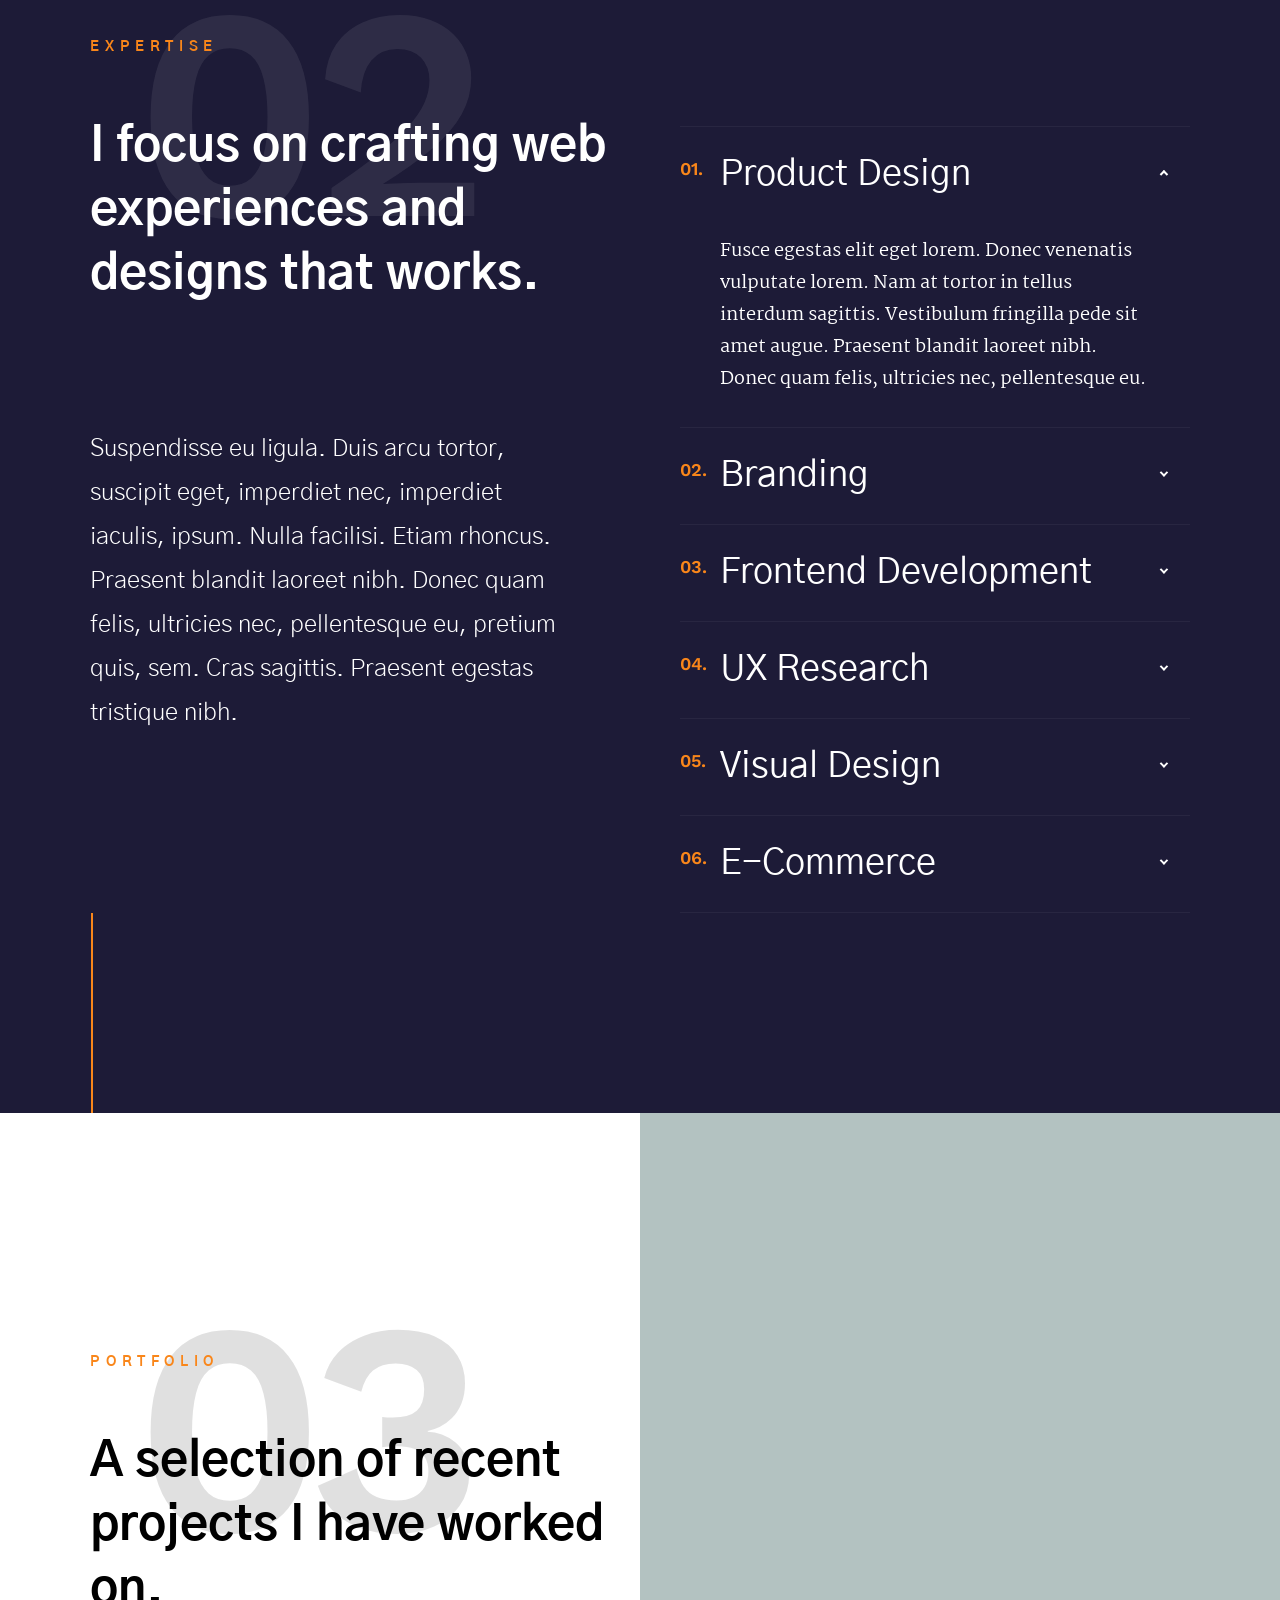
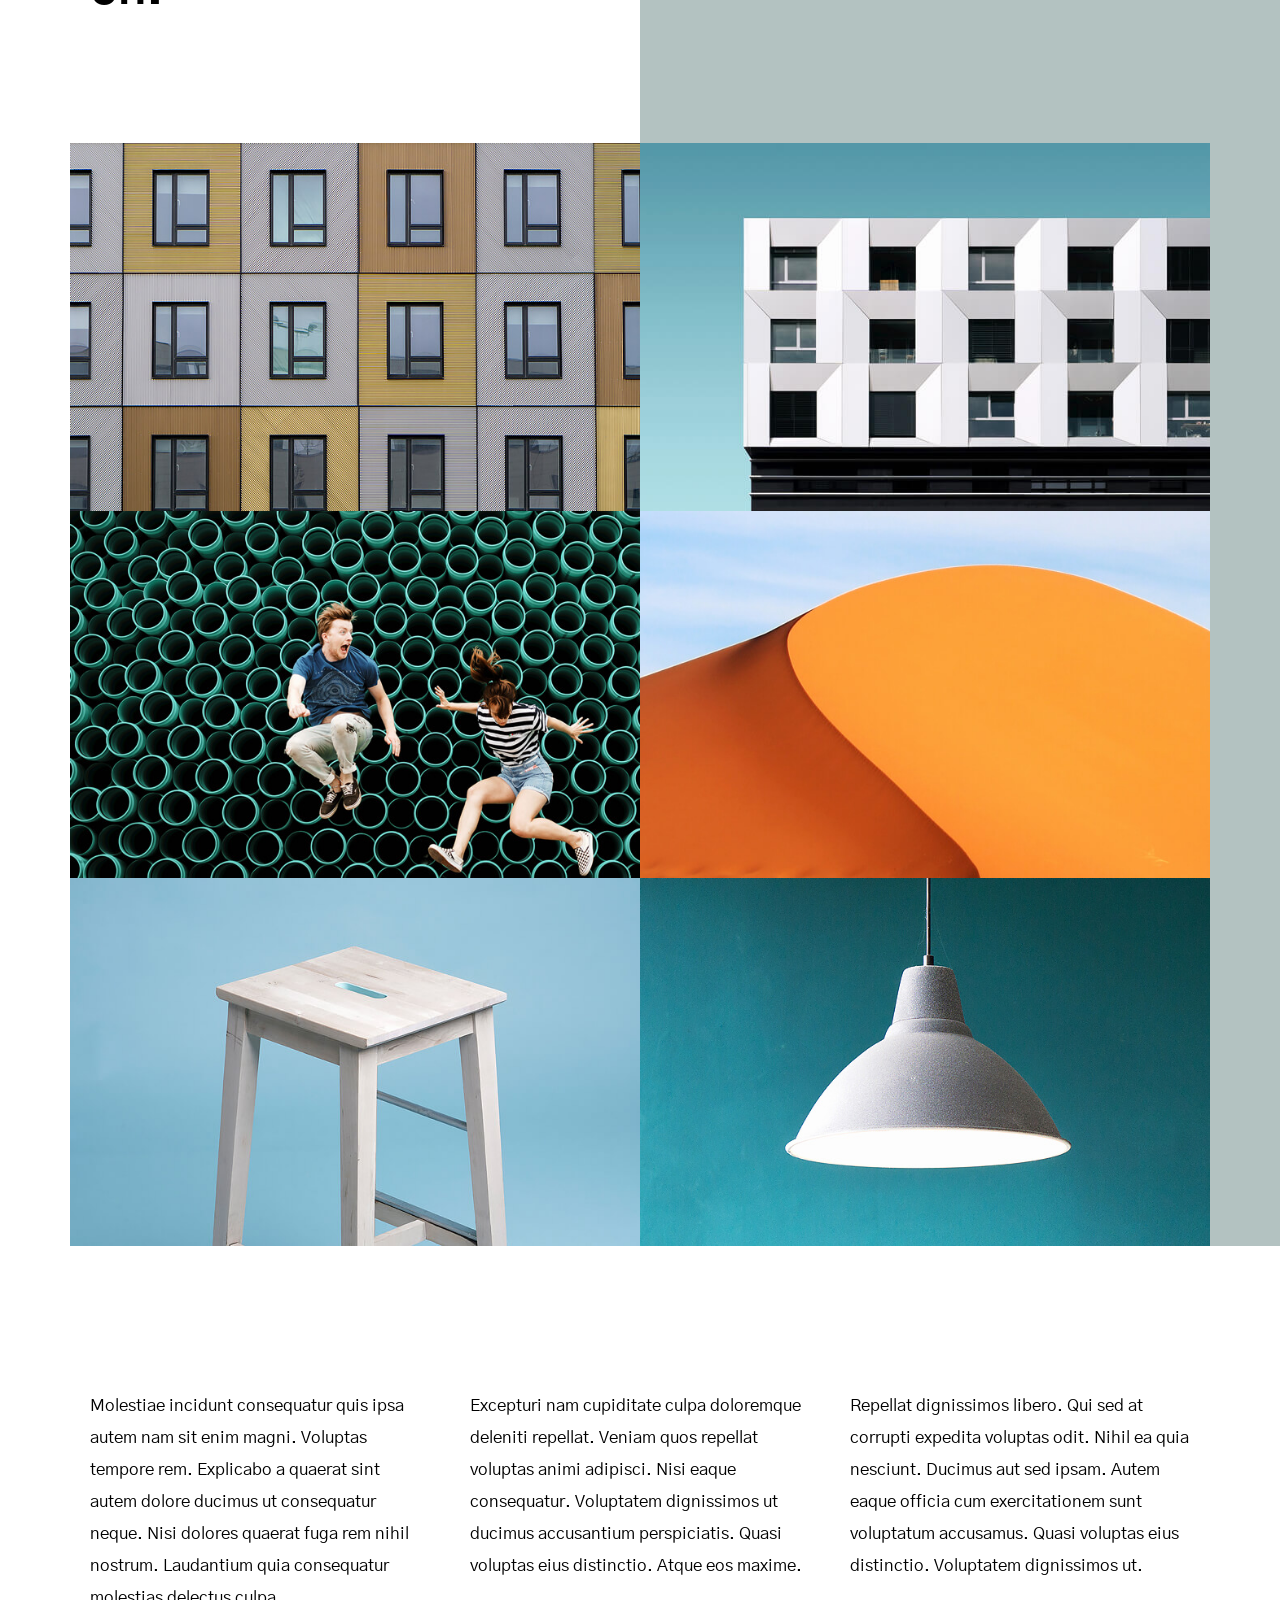
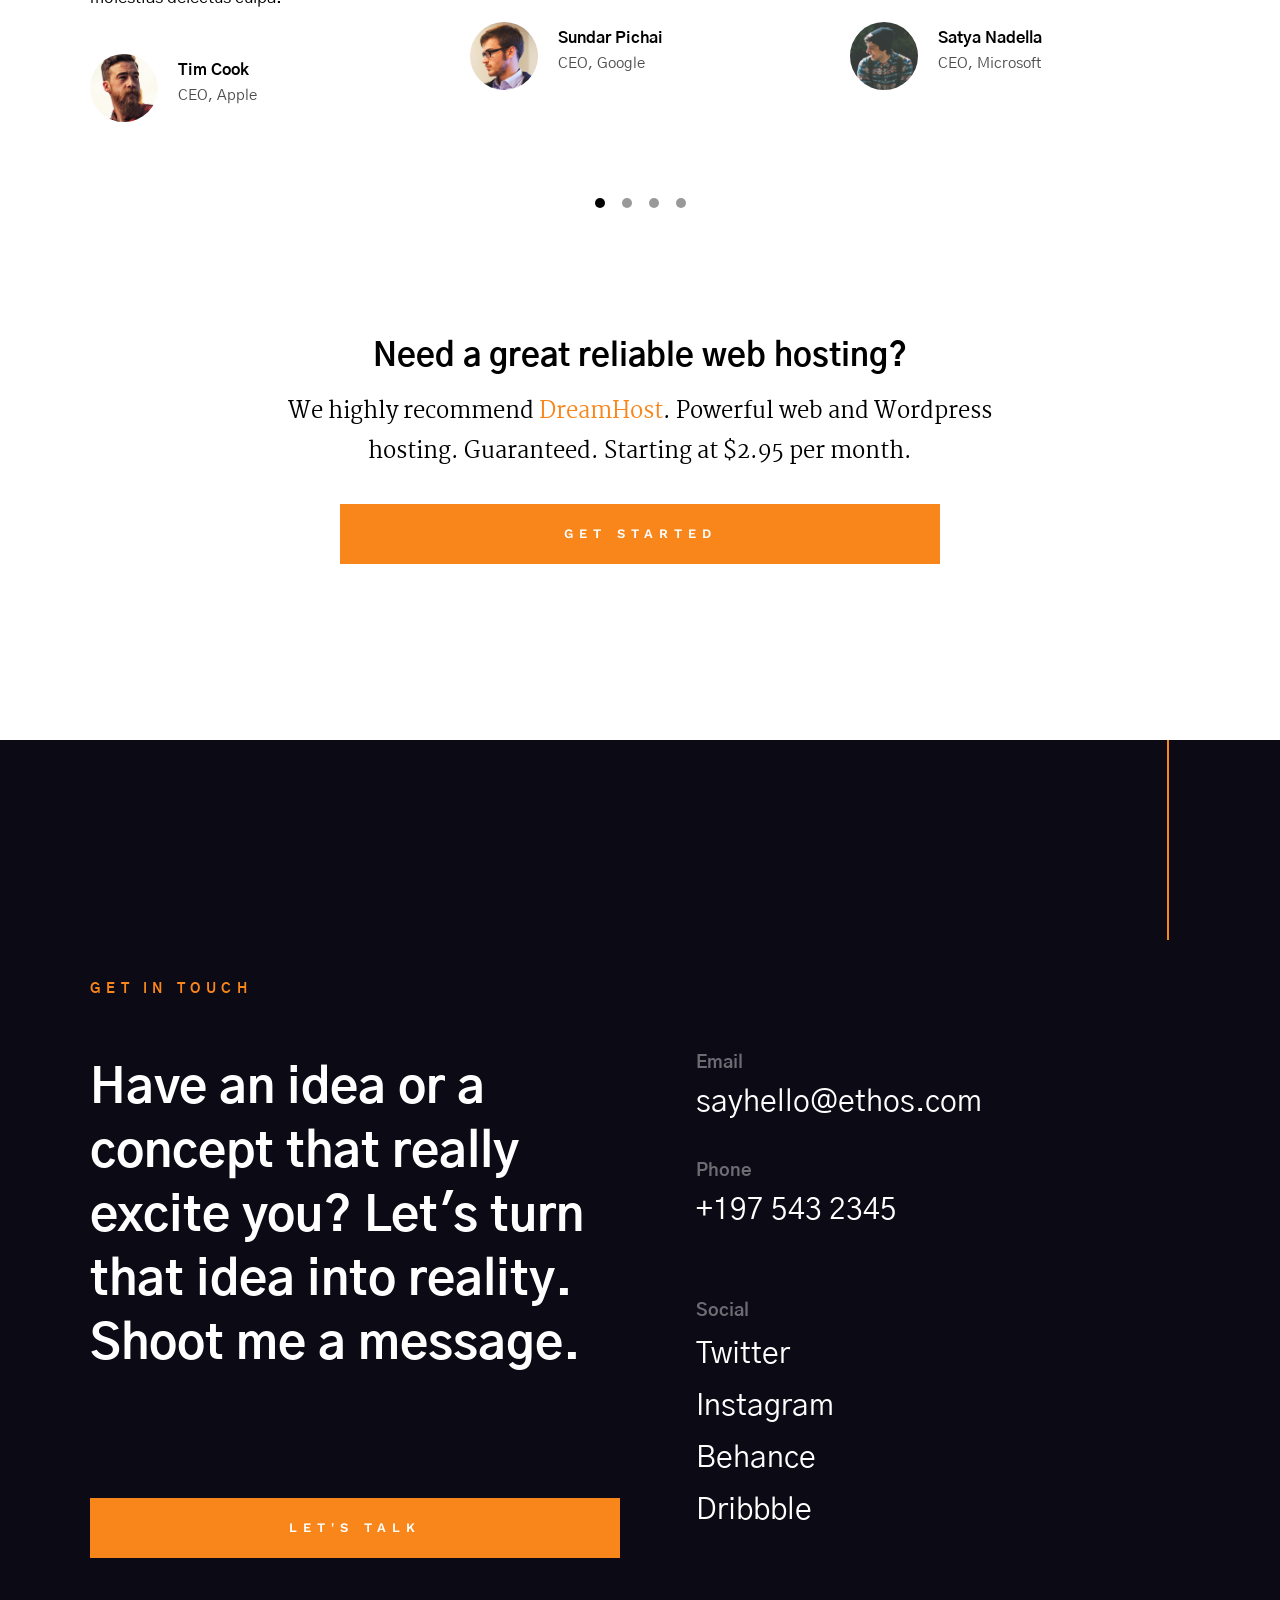
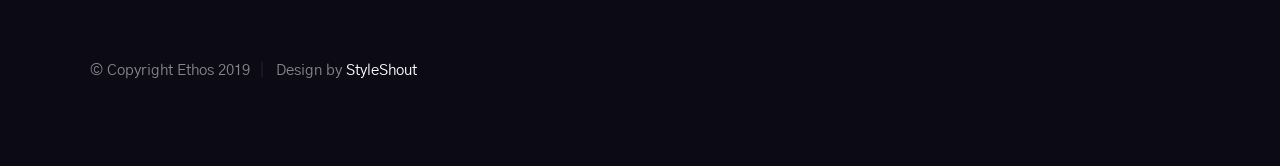
<file: work/Ethos_1_0_0/indexx.html>
<!DOCTYPE html>
<html class="no-js" lang="en">
<head>

    <!--- basic page needs
    ================================================== -->
    <meta charset="utf-8">
    <title>Ethos</title>
    <meta name="description" content="">
    <meta name="author" content="">

    <!-- mobile specific metas
    ================================================== -->
    <meta name="viewport" content="width=device-width, initial-scale=1">

    <!-- CSS
    ================================================== -->
    <link rel="stylesheet" href="css/base.css">
    <link rel="stylesheet" href="css/main.css">
    <link rel="stylesheet" href="css/vendor.css">

    <!-- script
    ================================================== -->
    <script src="js/modernizr.js"></script>

    <!-- favicons
    ================================================== -->
    <link rel="apple-touch-icon" sizes="180x180" href="apple-touch-icon.png">
    <link rel="icon" type="image/png" sizes="32x32" href="favicon-32x32.png">
    <link rel="icon" type="image/png" sizes="16x16" href="favicon-16x16.png">
    <link rel="manifest" href="site.webmanifest">

</head>

<body id="top">


    <!-- preloader
    ================================================== -->
    <div id="preloader">
        <div id="loader" class="dots-fade">
            <div></div>
            <div></div>
            <div></div>
        </div>
    </div>


    <!-- header
    ================================================== -->
    <header class="s-header">

        <div class="header-logo">
            <a href="index.html">
                <img src="images/logo.svg" alt="Homepage">
            </a>
        </div>

        <div class="header-content">
    
            <nav class="row header-nav-wrap">
                <ul class="header-nav">
                    <li><a class="smoothscroll" href="#hero" title="Intro">Home</a></li>
                    <li><a class="smoothscroll" href="#about" title="About">About</a></li>
                    <li><a class="smoothscroll" href="#services" title="Services">Services</a></li>
                    <li><a class="smoothscroll" href="#portfolio" title="Works">Works</a></li>
                    <li><a href="mailto:#0" title="Contact us">Say Hello</a></li>
                </ul>
            </nav> <!-- end header-nav-wrap -->

            <a href="#0" class="btn btn--stroke btn--small">Download CV</a>

        </div> <!-- end header-content -->

        <a class="header-menu-toggle" href="#0"><span>Menu</span></a>

    </header> 


    <!-- hero
    ================================================== -->
    <section id="hero" class="s-hero target-section" data-parallax="scroll" data-image-src="images/hero-bg-3000.jpg" data-natural-width=3000 data-natural-height=2000 data-position-y=center>

        <div class="row hero-content">

            <div class="column large-full">

                <h1>
                Hello, I'm John Doe, <br>
                a frontend developer <br>
                & designer currently <br>
                based somewhere.
                </h1>

                <ul class="hero-social">
                    <li>
                        <a href="#0" title="">Twitter</a>
                    </li>
                    <li>
                        <a href="#0" title="">Behance</a>
                    </li>
                    <li>
                        <a href="#0" title="">Dribbble</a>
                    </li>
                </ul> <!-- end hero-social -->

            </div> 

        </div> <!-- end hero-content -->

        <div class="hero-scroll">
            <a href="#about" class="scroll-link smoothscroll">
                <svg xmlns="http://www.w3.org/2000/svg" width="24" height="24" viewBox="0 0 24 24"><path d="M12 24l-8-9h6v-15h4v15h6z"/></svg>
            </a>
        </div> <!-- end hero-scroll -->

    </section> <!-- end s-hero -->


    <!-- about
    ================================================== -->
    <section id="about" class="s-about target-section">

        <div class="s-about__section s-about__section--profile">

            <div class="right-vert-line"></div>

            <div class="row">
                <div class="column large-6 medium-8 tab-full">

                    <div class="section-intro" data-num="01" data-aos="fade-up">
                        <h3 class="subhead">About Me</h3>
                        <h1 class="display-1">I'm the kind of person who isn't afraid of challenges.</h1>
                    </div>

                    <div class="profile-pic" data-aos="fade-up">
                        <img src="images/profile-pic.jpg" 
                             srcset="images/profile-pic.jpg 1x, images/profile-pic@2x.jpg 2x" alt="">
                    </div>

                    <h3 data-aos="fade-up">Profile</h3>

                    <p data-aos="fade-up">
                    In consectetuer turpis ut velit. Praesent metus tellus, elementum eu, semper a, adipiscing nec, purus. 
                    Vestibulum ante ipsum primis in faucibus orci luctus et ultrices posuere cubilia Curae; In ac dui quis 
                    mi consectetuer lacinia. Fusce neque. Curabitur nisi. Suspendisse nisl elit, rhoncus eget, elementum ac, 
                    condimentum eget, diam. Phasellus magna. Duis arcu tortor, suscipit eget, imperdiet nec, imperdiet iaculis, 
                    ipsum. Maecenas egestas arcu quis ligula mattis placerat. Suspendisse pulvinar, augue ac venenatis condimentum, 
                    sem libero volutpat nibh, nec pellentesque velit pede quis nunc.
                    </p>

                </div>
            </div>

        </div> <!-- end s-about__section--profile -->

        <div class="s-about__section">

            <div class="row">
                <div class="column">
                    <h3 data-aos="fade-up">Career</h3>
                </div>
            </div>

            <div class="row block-large-1-2 block-900-full work-positions">

                <div class="column" data-aos="fade-up">
                    <div class="position">
                        <div class="position__header">
                            <h6>
                                <span class="position__co">Google</span>
                                <span class="position__pos">Product Designer</span>
                            </h6>
                            <div class="position__timeframe">
                                June 2017 - Present
                            </div>
                        </div>

                        <p>
                        Pellentesque posuere. Etiam rhoncus. Praesent blandit laoreet nibh. 
                        Aenean posuere, tortor sed cursus feugiat, nunc augue blandit nunc, 
                        eu sollicitudin urna dolor sagittis lacus. 
                        </p>
                    </div>
                </div> <!-- end column -->
                <div class="column" data-aos="fade-up">
                    <div class="position">
                        <div class="position__header">
                            <h6>
                                <span class="position__co">Facebook</span>
                                <span class="position__pos">UX Director</span>
                            </h6>
                            <div class="position__timeframe">
                                August 2015 - June 2017
                            </div>
                        </div>

                        <p>
                        Aliquam erat volutpat. Phasellus volutpat, metus eget egestas mollis, 
                        lacus lacus blandit dui, id egestas quam mauris ut lacus. Pellentesque 
                        dapibus hendrerit tortor. 
                        </p>
                    </div>
                </div> <!-- end column -->
                <div class="column" data-aos="fade-up">
                    <div class="position">
                        <div class="position__header">
                            <h6>
                                <span class="position__co">Dropbox</span>
                                <span class="position__pos">Mobile App Designer</span>
                            </h6>
                            <div class="position__timeframe">
                                April 2014 - August 2015
                            </div>
                        </div>

                        <p>
                        In hac habitasse platea dictumst. Donec pede justo, fringilla vel, aliquet nec, 
                        vulputate eget, arcu. Fusce risus nisl, viverra et, tempor et, pretium in, sapien.
                        Phasellus volutpat, metus eget.
                        </p>
                    </div>
                </div> <!-- end column -->
                <div class="column" data-aos="fade-up">
                    <div class="position">
                        <div class="position__header">
                            <h6>
                                <span class="position__co">Microsoft</span>
                                <span class="position__pos">Product Designer</span>
                            </h6>
                            <div class="position__timeframe">
                                June 2012 - February 2014
                            </div>
                        </div>

                        <p>
                        Donec pede justo, fringilla vel, aliquet nec, vulputate eget, arcu. 
                        Curabitur blandit mollis lacus. Curabitur vestibulum aliquam leo. 
                        Vivamus in erat ut urna cursus vestibulum.
                        </p>
                    </div>
                </div> <!-- end column -->

            </div> <!-- work positions -->

        </div> <!-- end s-about__section -->

    </section> <!-- end s-about -->


    <!-- services
    ================================================== -->
    <section id="services" class="s-services target-section h-dark-bg">
        
        <div class="row s-services__content">

            <div class="vert-line"></div>

            <div class="column large-6 s-services__leftcol">
                <div class="section-intro" data-num="02" data-aos="fade-up">
                    <h3 class="subhead">Expertise</h3>

                    <h1 class="display-1">
                    I focus on crafting web experiences
                    and designs that works.
                    </h1>
                </div>

                <p class="lead" data-aos="fade-up">
                Suspendisse eu ligula. Duis arcu tortor, suscipit eget, 
                imperdiet nec, imperdiet iaculis, ipsum. Nulla facilisi.
                Etiam rhoncus. Praesent blandit laoreet nibh.
                Donec quam felis, ultricies nec, pellentesque eu, pretium quis, sem. 
                Cras sagittis. Praesent egestas tristique nibh.
                </p>
            </div> <!-- end  s-services--leftcol -->

            <div class="column large-6">
                <ul class="services-list" data-aos="fade-up">
                    <li class="services-list__item is-active">
                        <div class="services-list__item-header">
                            <h5>Product Design</h5>
                        </div>
                        <div class="services-list__item-body">
                            <p>
                            Fusce egestas elit eget lorem. Donec venenatis vulputate lorem. 
                            Nam at tortor in tellus interdum sagittis. Vestibulum fringilla 
                            pede sit amet augue. Praesent blandit laoreet nibh.
                            Donec quam felis, ultricies nec, pellentesque eu.
                            </p>
                        </div>
                    </li> <!-- services-list__item -->
                    <li class="services-list__item">
                        <div class="services-list__item-header">
                            <h5>Branding</h5>
                        </div>
                        <div class="services-list__item-body">
                            <p>
                            Sed cursus turpis vitae tortor. Sed aliquam ultrices mauris. 
                            Fusce fermentum. Curabitur turpis. Nunc egestas, augue at pellentesque 
                            laoreet, felis eros vehicula leo, at malesuada velit leo quis pede. 
                            In consectetuer turpis ut velit. Curabitur at lacus.
                            </p>
                        </div>
                    </li> <!-- services-list__item -->
                    <li class="services-list__item">
                        <div class="services-list__item-header">
                            <h5>Frontend Development</h5>
                        </div>
                        <div class="services-list__item-body">
                            <p>
                            Suspendisse non nisl sit amet velit hendrerit rutrum. Etiam vitae tortor. 
                            Ut tincidunt tincidunt erat. Praesent nonummy mi in odio. Praesent ut 
                            ligula non mi varius sagittis. Curabitur turpis. Nunc egestas, augue at pellentesque 
                            laoreet, felis eros vehicula leo, at malesuada velit leo quis pede.
                            </p>
                        </div>
                    </li> <!-- services-list__item -->
                    <li class="services-list__item">
                        <div class="services-list__item-header">
                            <h5>UX Research</h5>
                        </div>
                        <div class="services-list__item-body">
                            <p>
                            Nullam quis ante. Sed libero. Curabitur at lacus ac velit ornare lobortis. 
                            Morbi nec metus. Aenean vulputate eleifend tellus. Nullam vel sem. Nam ipsum risus, 
                            rutrum vitae, vestibulum eu, molestie vel, lacus. Phasellus ullamcorper ipsum rutrum nunc. 
                            Cras dapibus. Praesent egestas neque eu enim.
                            </p>
                        </div>
                    </li> <!-- services-list__item -->
                    <li class="services-list__item">
                        <div class="services-list__item-header">
                            <h5>Visual Design</h5>
                        </div>
                        <div class="services-list__item-body">
                            <p>
                            Ut id nisl quis enim dignissim sagittis. Pellentesque egestas, neque sit amet convallis 
                            pulvinar, justo nulla eleifend augue, ac auctor orci leo non est. Phasellus volutpat, 
                            metus eget egestas mollis, lacus lacus blandit dui, id egestas quam mauris ut lacus. 
                            Cras dapibus. Praesent adipiscing.
                            </p>
                        </div>
                    </li> <!-- services-list__item -->
                    <li class="services-list__item">
                        <div class="services-list__item-header">
                            <h5>E-Commerce</h5>
                        </div>
                        <div class="services-list__item-body">
                            <p>
                            Praesent ac sem eget est egestas volutpat. Nam pretium turpis et arcu. Quisque ut nisi. 
                            Vestibulum rutrum, mi nec elementum vehicula, eros quam gravida nisl, id fringilla neque 
                            ante vel mi. Phasellus dolor. Aenean vulputate eleifend tellus. Nullam vel sem. Nam ipsum risus, 
                            rutrum vitae, vestibulum eu, molestie vel.
                            </p>
                        </div>
                    </li> <!-- services-list__item -->
                </ul> <!-- end services-list -->
            </div>

        </div> <!-- s-services__content -->

    </section> <!-- end s-services -->


    <!-- portfolio
    ================================================== -->
    <section id="portfolio" class="s-portfolio target-section">

        <div class="row s-portfolio__header">
            <div class="column large-6 medium-8 tab-full">
                <div class="section-intro" data-num="03" data-aos="fade-up">
                    <h3 class="subhead">Portfolio</h3>
                    <h1 class="display-1">
                        A selection of recent projects I have worked on.
                    </h1>
                </div>
            </div>
        </div> <!-- s-porfolio__header -->

        <div class="row s-porfolio__list block-large-1-2 block-tab-full collapse">

            <div class="column" data-aos="fade-up">
                <div class="folio-item">
                    <div class="folio-item__thumb">
                        <a class="folio-item__thumb-link" href="images/portfolio/gallery/g-windows-in-the-city.jpg" title="Windows in The City" data-size="1050x700">
                            <img src="images/portfolio/windows-in-the-city.jpg" 
                                 srcset="images/portfolio/windows-in-the-city.jpg 1x, images/portfolio/windows-in-the-city@2x.jpg 2x" alt="">
                        </a>
                    </div>
                    <div class="folio-item__info">
                        <div class="folio-item__cat">Branding</div>
                        <h4 class="folio-item__title">Windows in The City</h4>
                    </div>
                    <a href="https://www.behance.net/" title="Project Link" class="folio-item__project-link">Project Link</a>
                    <div class="folio-item__caption">
                        <p>Vero molestiae sed aut natus excepturi. Et tempora numquam. Temporibus iusto quo.Unde dolorem corrupti neque nisi.</p>
                    </div>
                </div>
            </div> <!-- end column -->
            <div class="column" data-aos="fade-up">
                <div class="folio-item">
                    <div class="folio-item__thumb">
                        <a class="folio-item__thumb-link" href="images/portfolio/gallery/g-building-blocks.jpg" title="Building Blocks" data-size="1050x700">
                            <img src="images/portfolio/building-blocks.jpg" 
                                 srcset="images/portfolio/building-blocks.jpg 1x, images/portfolio/building-blocks@2x.jpg 2x" alt="">
                        </a>
                    </div>
                    <div class="folio-item__info">
                        <div class="folio-item__cat">Frontend Design</div>
                        <h4 class="folio-item__title">Building Blocks</h4>
                    </div>
                    <a href="https://www.behance.net/" title="Project Link" class="folio-item__project-link">Project Link</a>
                    <div class="folio-item__caption">
                        <p>Vero molestiae sed aut natus excepturi. Et tempora numquam. Temporibus iusto quo.Unde dolorem corrupti neque nisi.</p>
                    </div>
                </div>
            </div> <!-- end column -->
            <div class="column" data-aos="fade-up">
                <div class="folio-item">
                    <div class="folio-item__thumb">
                        <a class="folio-item__thumb-link" href="images/portfolio/gallery/g-shout-jump.jpg" Title="Shout and Jump" data-size="1050x700">
                            <img src="images/portfolio/shout-and-jump.jpg" 
                                 srcset="images/portfolio/shout-and-jump.jpg 1x, images/portfolio/shout-and-jump@2x.jpg 2x" alt="">
                        </a>
                    </div>
                    <div class="folio-item__info">
                        <div class="folio-item__cat">Branding</div>
                        <h4 class="folio-item__title">Shout & Jump</h4>
                    </div>
                    <a href="https://www.behance.net/" title="Project Link" class="folio-item__project-link">Project Link</a>
                    <div class="folio-item__caption">
                        <p>Vero molestiae sed aut natus excepturi. Et tempora numquam. Temporibus iusto quo.Unde dolorem corrupti neque nisi.</p>
                    </div>
                </div>
            </div> <!-- end column -->
            <div class="column" data-aos="fade-up">
                <div class="folio-item">
                    <div class="folio-item__thumb">
                        <a class="folio-item__thumb-link" href="images/portfolio/gallery/g-sand-dunes.jpg" title="Sand Dunes" data-size="1050x700">
                            <img src="images/portfolio/sand-dunes.jpg" 
                                 srcset="images/portfolio/sand-dunes.jpg 1x, images/portfolio/sand-dunes@2x.jpg 2x" alt="">
                        </a>
                    </div>
                    <div class="folio-item__info">
                        <div class="folio-item__cat">Frontend Design</div>
                        <h4 class="folio-item__title">Sand Dunes</h4>
                    </div>
                    <a href="https://www.behance.net/" title="Project Link" class="folio-item__project-link">Project Link</a>
                    <div class="folio-item__caption">
                        <p>Vero molestiae sed aut natus excepturi. Et tempora numquam. Temporibus iusto quo.Unde dolorem corrupti neque nisi.</p>
                    </div>
                </div>
            </div> <!-- end column -->
            <div class="column" data-aos="fade-up">
                <div class="folio-item">
                    <div class="folio-item__thumb">
                        <a class="folio-item__thumb-link" href="images/portfolio/gallery/g-woodcraft.jpg" title="Sand Dunes" data-size="1050x700">
                            <img src="images/portfolio/woodcraft.jpg" 
                                 srcset="images/portfolio/woodcraft.jpg 1x, images/portfolio/woodcraft@2x.jpg 2x" alt="">
                        </a>
                    </div>
                    <div class="folio-item__info">
                        <div class="folio-item__cat">Product Design</div>
                        <h4 class="folio-item__title">Wooocraft</h4>
                    </div>
                    <a href="https://www.behance.net/" title="Project Link" class="folio-item__project-link">Project Link</a>
                    <div class="folio-item__caption">
                        <p>Vero molestiae sed aut natus excepturi. Et tempora numquam. Temporibus iusto quo.Unde dolorem corrupti neque nisi.</p>
                    </div>
                </div>
            </div> <!-- end column -->
            <div class="column" data-aos="fade-up">
                <div class="folio-item">
                    <div class="folio-item__thumb">
                        <a class="folio-item__thumb-link" href="images/portfolio/gallery/g-lamp.jpg" title="The Lamp" data-size="1050x700">
                            <img src="images/portfolio/lamp.jpg" 
                                 srcset="images/portfolio/lamp.jpg 1x, images/portfolio/lamp@2x.jpg 2x" alt="">
                        </a>
                    </div>
                    <div class="folio-item__info">
                        <div class="folio-item__cat">Product Design</div>
                        <h4 class="folio-item__title">The Lamp</h4>
                    </div>
                    <a href="https://www.behance.net/" title="Project Link" class="folio-item__project-link">Project Link</a>
                    <div class="folio-item__caption">
                        <p>Vero molestiae sed aut natus excepturi. Et tempora numquam. Temporibus iusto quo.Unde dolorem corrupti neque nisi.</p>
                    </div>
                </div>
            </div> <!-- end column -->

        </div> <!-- folio-list -->

    </section> <!-- end portfolio -->


    <!-- testimonials
    ================================================== -->
    <section id="testimonials" class="s-testimonials">

        <div class="row collapse">

            <div class="column large-full">

                <div class="testimonial-slider" data-aos="fade-up">

                    <div class="testimonial-slider__slide">
                        <p>
                        Molestiae incidunt consequatur quis ipsa autem nam sit enim magni. Voluptas tempore rem. 
                        Explicabo a quaerat sint autem dolore ducimus ut consequatur neque.  Nisi dolores quaerat fuga rem nihil nostrum.
                        Laudantium quia consequatur molestias delectus culpa.
                        </p>
                        <div class="testimonial-slider__author">
                            <img src="images/avatars/user-02.jpg" alt="Author image" class="testimonial-slider__avatar">
                            <cite class="testimonial-slider__cite">
                                <strong>Tim Cook</strong>
                                <span>CEO, Apple</span>
                            </cite>
                        </div>
                    </div> <!-- end testimonials__slide -->
    
                    <div class="testimonial-slider__slide">
                        <p>
                        Excepturi nam cupiditate culpa doloremque deleniti repellat. Veniam quos repellat voluptas animi adipisci.
                        Nisi eaque consequatur. Voluptatem dignissimos ut ducimus accusantium perspiciatis.
                        Quasi voluptas eius distinctio. Atque eos maxime.
                        </p>
                        <div class="testimonial-slider__author">
                            <img src="images/avatars/user-01.jpg" alt="Author image" class="testimonial-slider__avatar">
                            <cite class="testimonial-slider__cite">
                                <strong>Sundar Pichai</strong>
                                <span>CEO, Google</span>
                            </cite>
                        </div>
                    </div> <!-- end testimonials__slide -->
    
                    <div class="testimonial-slider__slide">
                        <p>
                        Repellat dignissimos libero. Qui sed at corrupti expedita voluptas odit. Nihil ea quia nesciunt. Ducimus aut sed ipsam.  
                        Autem eaque officia cum exercitationem sunt voluptatum accusamus. Quasi voluptas eius distinctio.
                        Voluptatem dignissimos ut.
                        </p>
                        <div class="testimonial-slider__author">
                            <img src="images/avatars/user-04.jpg" alt="Author image" class="testimonial-slider__avatar">
                            <cite class="testimonial-slider__cite">
                                <strong>Satya Nadella</strong>
                                <span>CEO, Microsoft</span>
                            </cite>
                        </div>
                    </div> <!-- end testimonials__slide -->
    
                    <div class="testimonial-slider__slide">
                        <p>
                        Nunc interdum lacus sit amet orci. Vestibulum dapibus nunc ac augue. Fusce vel dui. In ac felis 
                        quis tortor malesuada pretium. Curabitur vestibulum aliquam leo. Qui sed at corrupti expedita voluptas odit. 
                        Nihil ea quia nesciunt. Ducimus aut sed ipsam.
                        </p>
                        <div class="testimonial-slider__author">
                            <img src="images/avatars/user-05.jpg" alt="Author image" class="testimonial-slider__avatar">
                            <cite class="testimonial-slider__cite">
                                <strong>Jeff Bezos</strong>
                                <span>CEO, Amazon</span>
                            </cite>
                        </div>
                    </div> <!-- end testimonials__slide -->

                </div> <!-- end testimonial slider -->
                
            </div> <!-- end column -->

        </div> <!-- end row -->


        <!-- CTA
        ================================================== -->
        <div class="s-cta">

            <div class="row">
                <div class="column large-full">
                    <h2 class="section-desc" data-aos="fade-up">
                        Need a great reliable web hosting?
                    </h2>
                </div>
            </div>
    
            <div class="row cta-content" data-aos="fade-up">
                <div class="column large-full">
                    <p>
                    We highly recommend <a href="https://www.dreamhost.com/r.cgi?287326">DreamHost</a>.
                    Powerful web and Wordpress hosting. Guaranteed.
                    Starting at $2.95 per month.
                    </p>
    
                    <a href="https://www.dreamhost.com/r.cgi?287326" class="btn btn--primary h-full-width">Get Started</a>
                </div>
            </div> <!-- end cta-content -->
    
        </div> <!-- end s-cta -->


    </section> <!-- end s-testimonials -->


    <!-- footer
    ================================================== -->
    <footer class="s-footer h-dark-bg">
        
        <div class="right-vert-line"></div>

        <div class="row s-footer__main">
            <div class="column large-6">
                <div class="section-intro" data-aos="fade-up">
                    <h3 class="subhead">Get In Touch</h3>

                    <h1 class="display-1">
                    Have an idea or a concept that really excite you?
                    Let's turn that idea into reality. Shoot me a message.
                    </h1>
                </div>

                <div class="footer-email-us">
                    <a href="mailto:#0" class="btn btn--primary h-full-width">Let's Talk</a>
                </div>
            </div>

            <div class="column large-5">
                <div class="footer-contacts">
                    <div class="footer-contact-block" data-aos="fade-up">
                        <h5 class="footer-contact-block__header">
                            Email
                        </h5>
                        <p class="footer-contact-block__content">
                            <a href="mailto:#0">sayhello@ethos.com</a>
                        </p>
                    </div> <!-- end footer-contact-block -->
                    <div class="footer-contact-block" data-aos="fade-up">
                        <h5 class="footer-contact-block__header">
                            Phone
                        </h5>
                        <p class="footer-contact-block__content">
                            <a href="tel:+1975432345">+197 543 2345</a>
                        </p>
                    </div> <!-- end footer-contact-block -->
                    <br>
                    <div class="footer-contact-block" data-aos="fade-up">
                        <h5 class="footer-contact-block__header">
                            Social
                        </h5>
                        <ul class="footer-contact-block__list">
                            <li><a href="#0">Twitter</a></li>
                            <li><a href="#0">Instagram</a></li>
                            <li><a href="#0">Behance</a></li>
                            <li><a href="#0">Dribbble</a></li>
                        </ul>
                    </div> <!-- end footer-contact-block -->
                </div>
            </div>
        </div> <!-- end s-footer__main -->

        <div class="row s-footer__bottom">
            <div class="column large-full ss-copyright">
                <span>© Copyright Ethos 2019</span> 
                <span>Design by <a href="https://www.styleshout.com/">StyleShout</a></span>
            </div> <!-- end ss-copyright -->

            <div class="ss-go-top">
                <a class="smoothscroll" title="Back to Top" href="#top">
                    <svg xmlns="http://www.w3.org/2000/svg" width="24" height="24" viewBox="0 0 24 24"><path d="M12 0l8 9h-6v15h-4v-15h-6z"/></svg>
                </a>
            </div> <!-- end ss-go-top -->
        </div> <!-- end s-footer__bottom -->

    </footer> <!-- end s-footer -->


    <!-- photoswipe background
    ================================================== -->
    <div aria-hidden="true" class="pswp" role="dialog" tabindex="-1">

        <div class="pswp__bg"></div>
        <div class="pswp__scroll-wrap">

            <div class="pswp__container">
                <div class="pswp__item"></div>
                <div class="pswp__item"></div>
                <div class="pswp__item"></div>
            </div>

            <div class="pswp__ui pswp__ui--hidden">
                <div class="pswp__top-bar">
                    <div class="pswp__counter"></div><button class="pswp__button pswp__button--close" title="Close (Esc)"></button> <button class="pswp__button pswp__button--share" title=
                    "Share"></button> <button class="pswp__button pswp__button--fs" title="Toggle fullscreen"></button> <button class="pswp__button pswp__button--zoom" title=
                    "Zoom in/out"></button>
                    <div class="pswp__preloader">
                        <div class="pswp__preloader__icn">
                            <div class="pswp__preloader__cut">
                                <div class="pswp__preloader__donut"></div>
                            </div>
                        </div>
                    </div>
                </div>
                <div class="pswp__share-modal pswp__share-modal--hidden pswp__single-tap">
                    <div class="pswp__share-tooltip"></div>
                </div><button class="pswp__button pswp__button--arrow--left" title="Previous (arrow left)"></button> <button class="pswp__button pswp__button--arrow--right" title=
                "Next (arrow right)"></button>
                <div class="pswp__caption">
                    <div class="pswp__caption__center"></div>
                </div>
            </div>

        </div>

    </div> <!-- end photoSwipe background -->


    <!-- Java Script
    ================================================== -->
    <script src="js/jquery-3.2.1.min.js"></script>
    <script src="js/plugins.js"></script>
    <script src="js/main.js"></script>

</body>
</file>
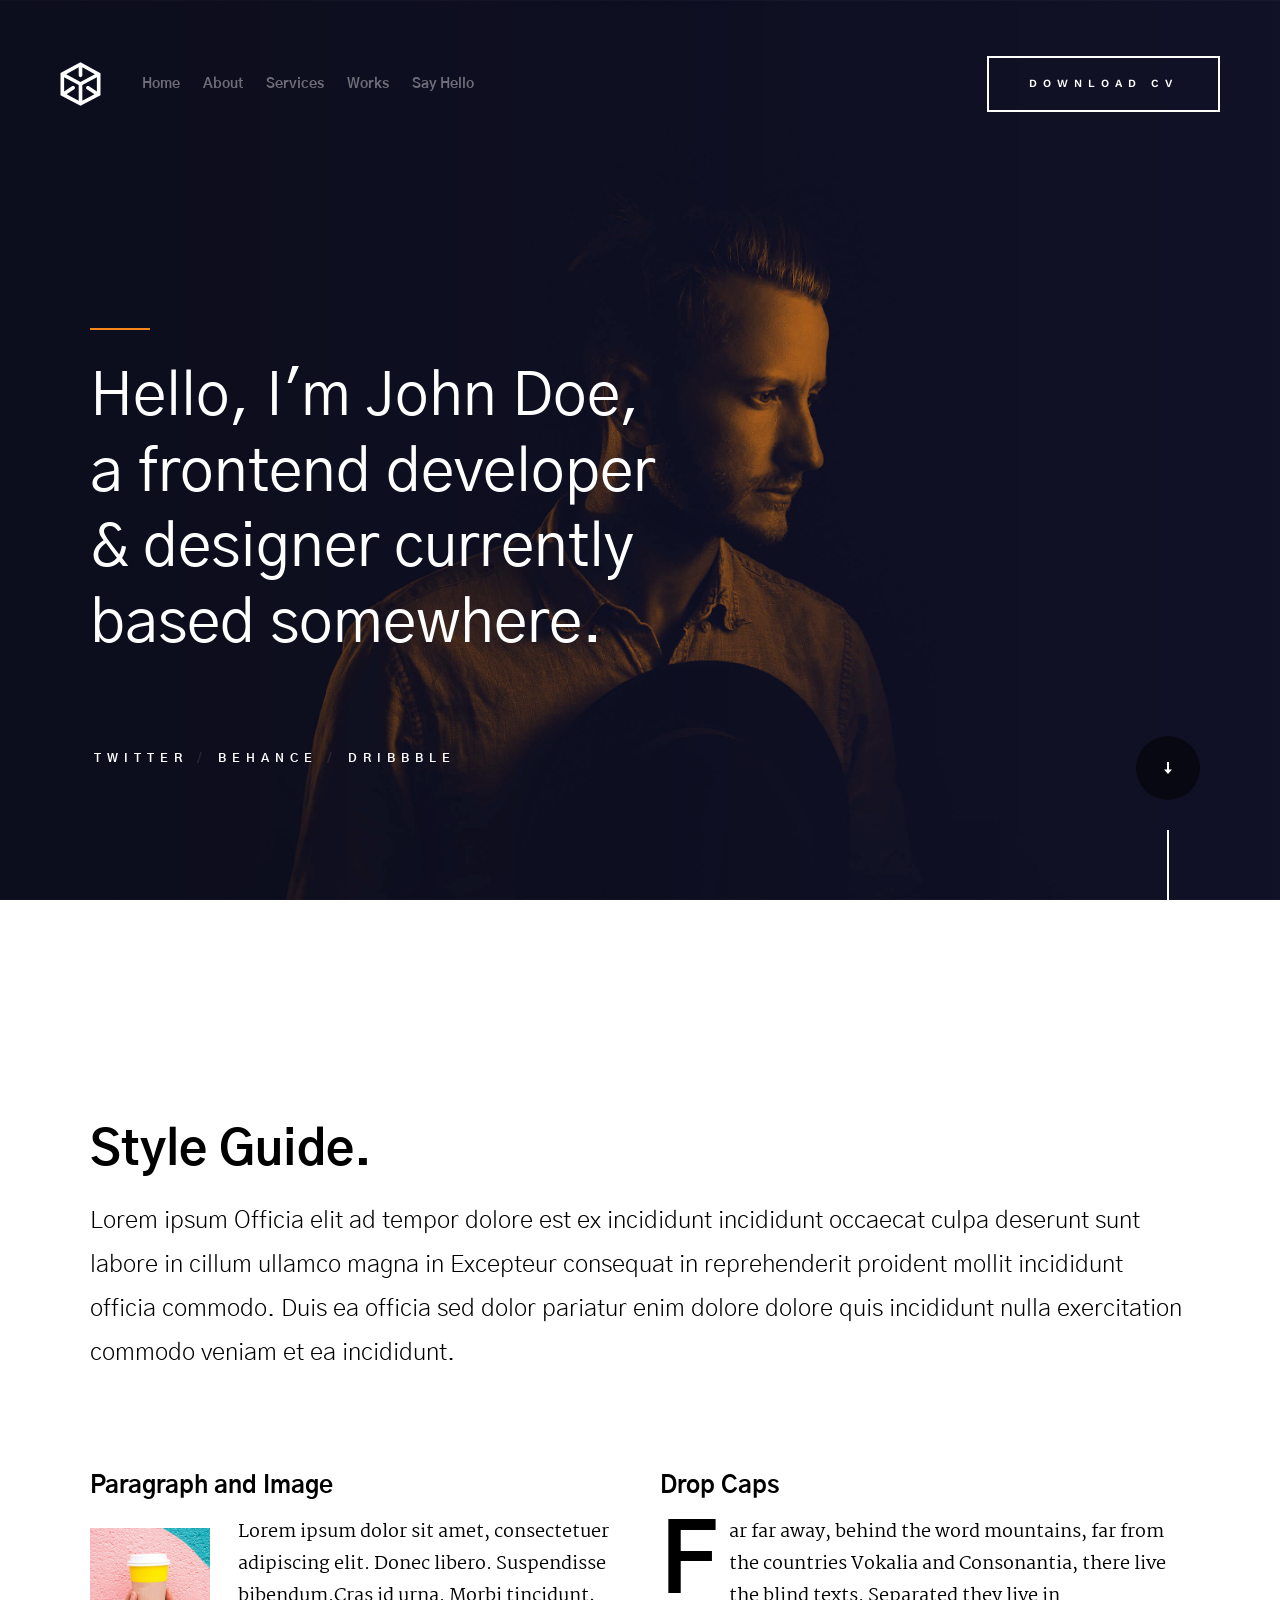
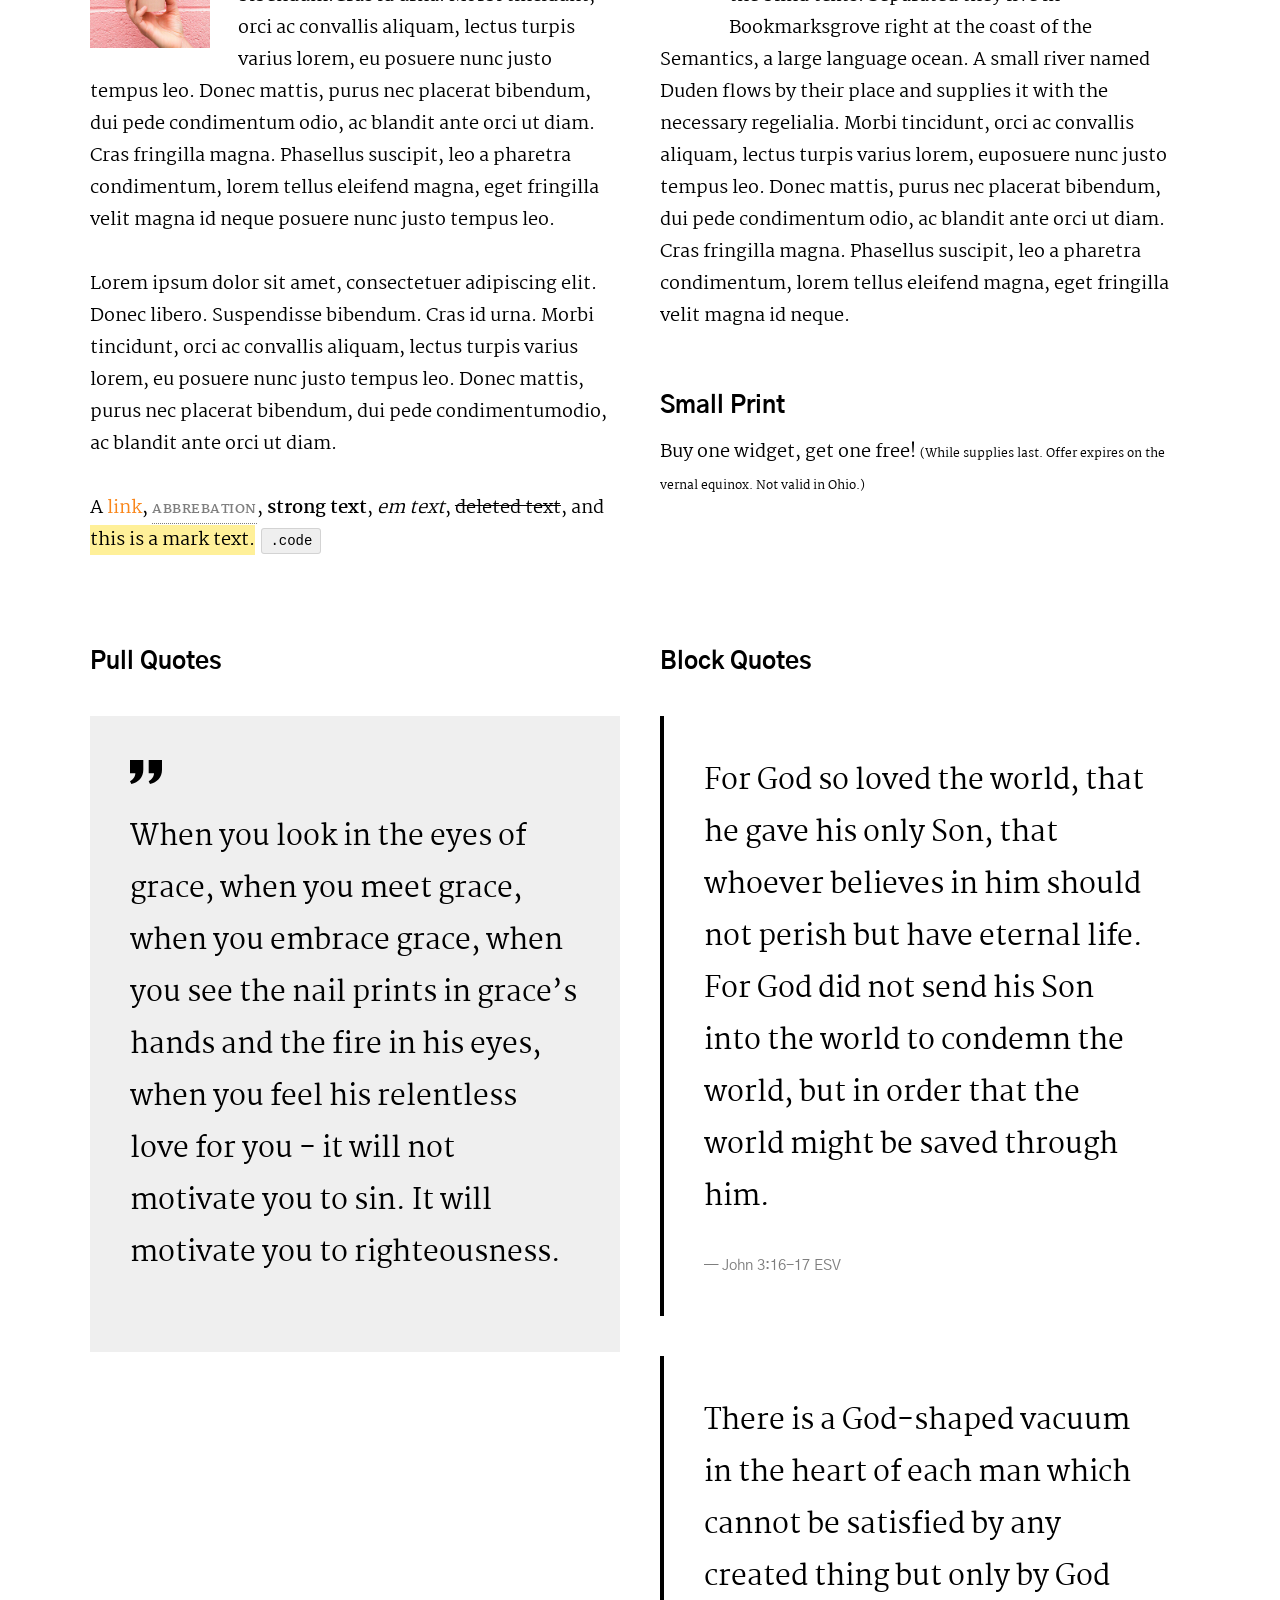
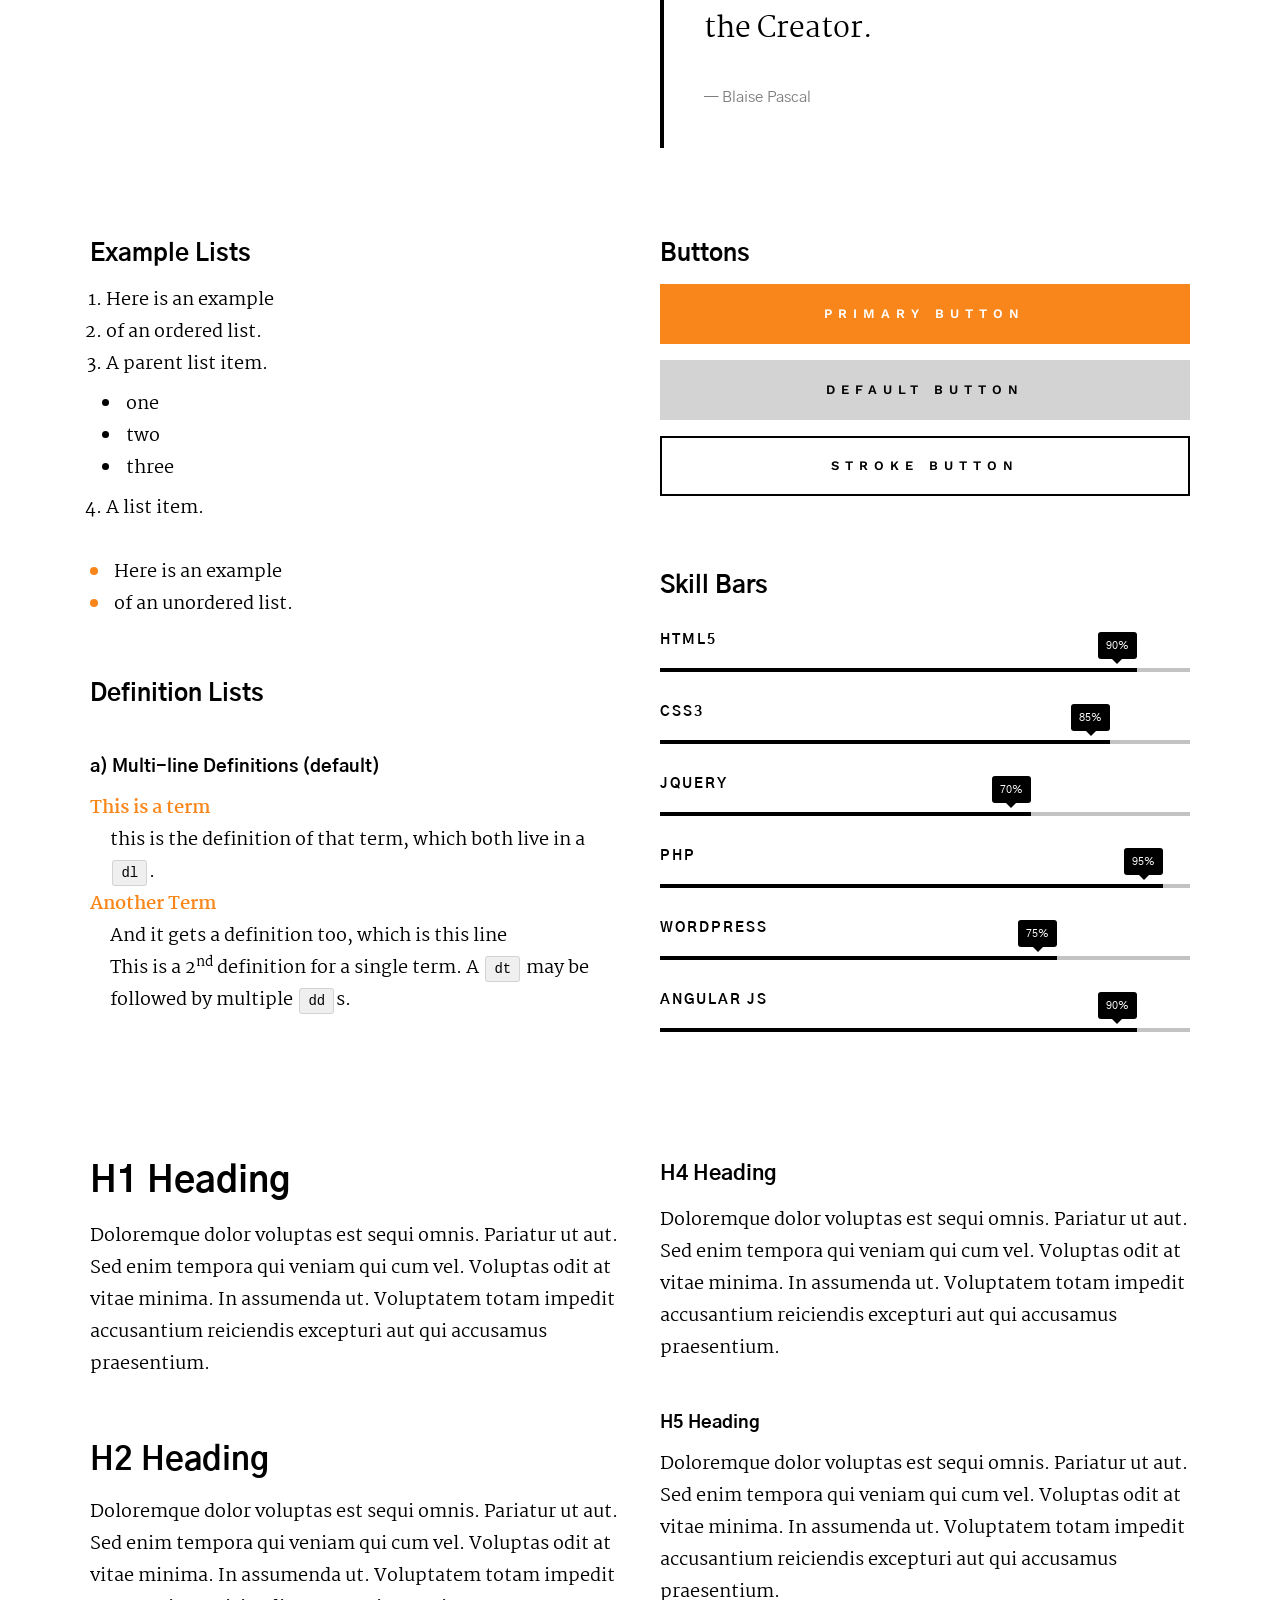
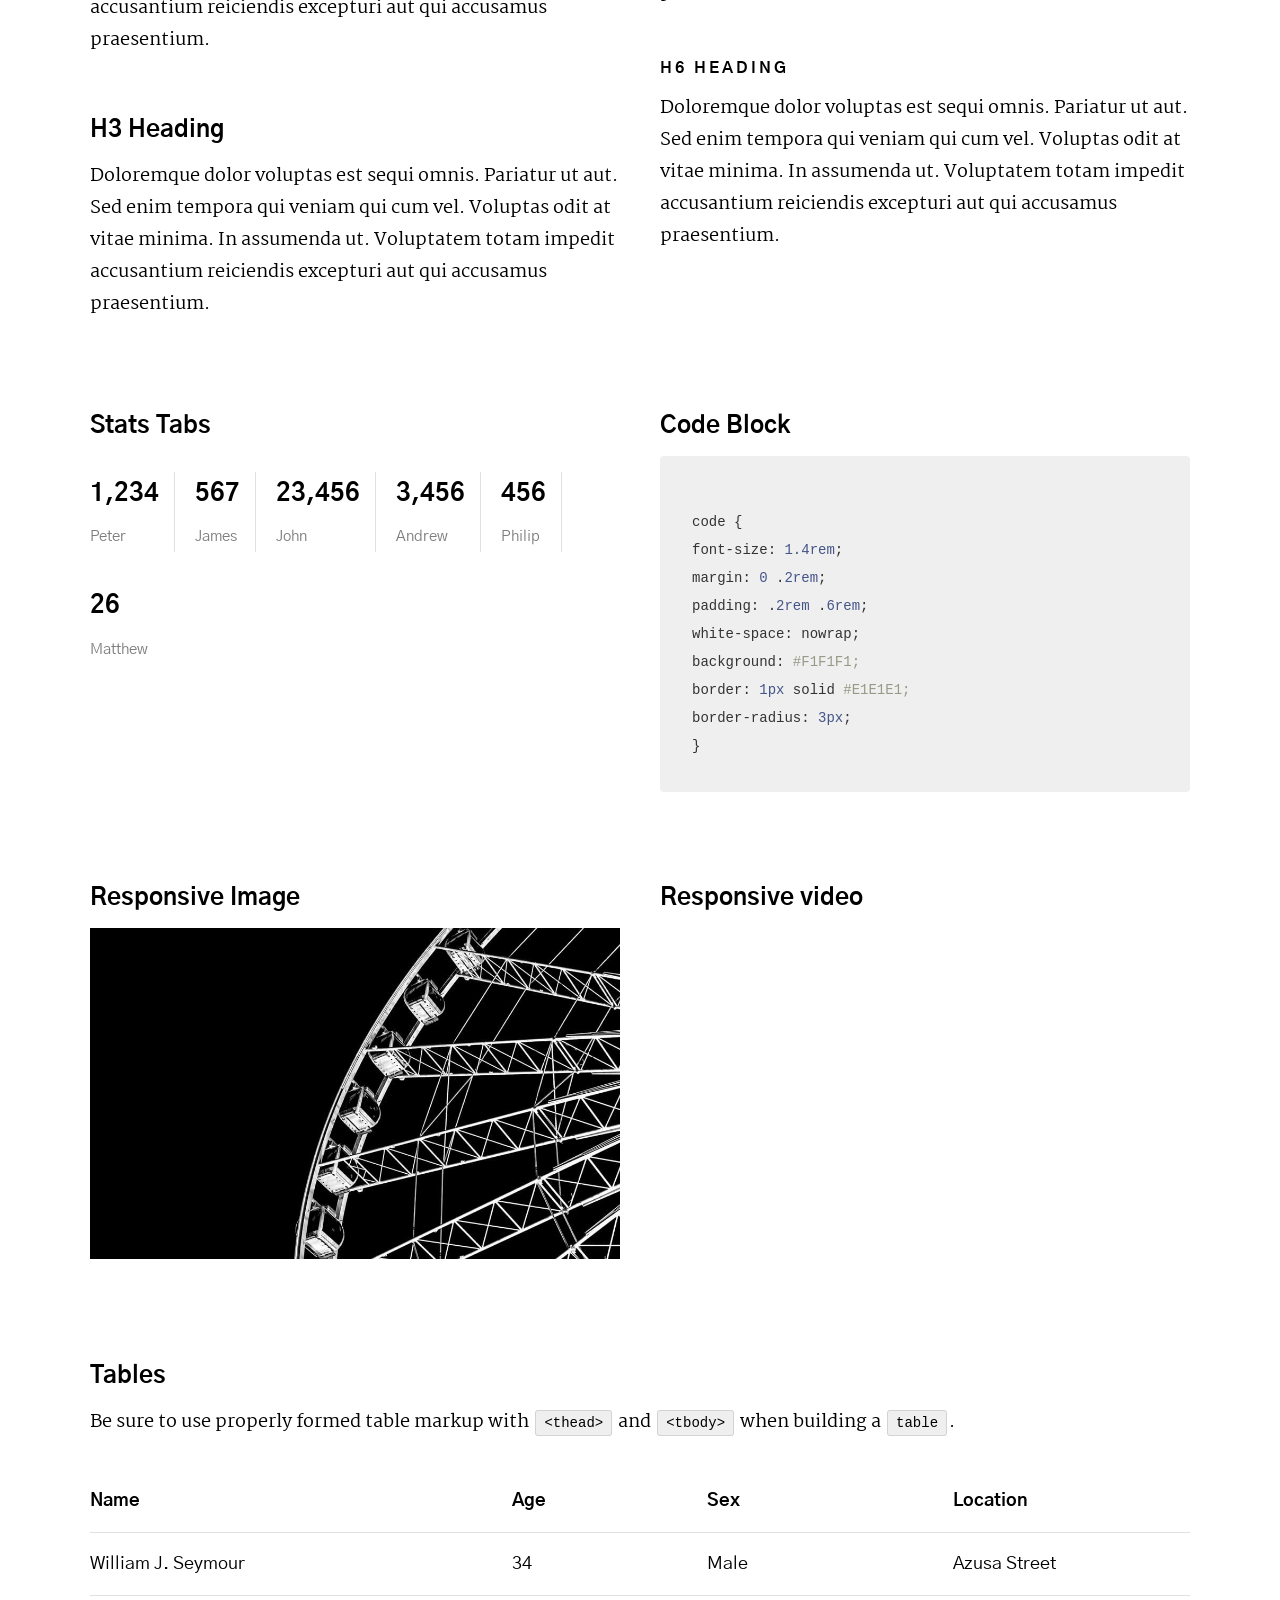
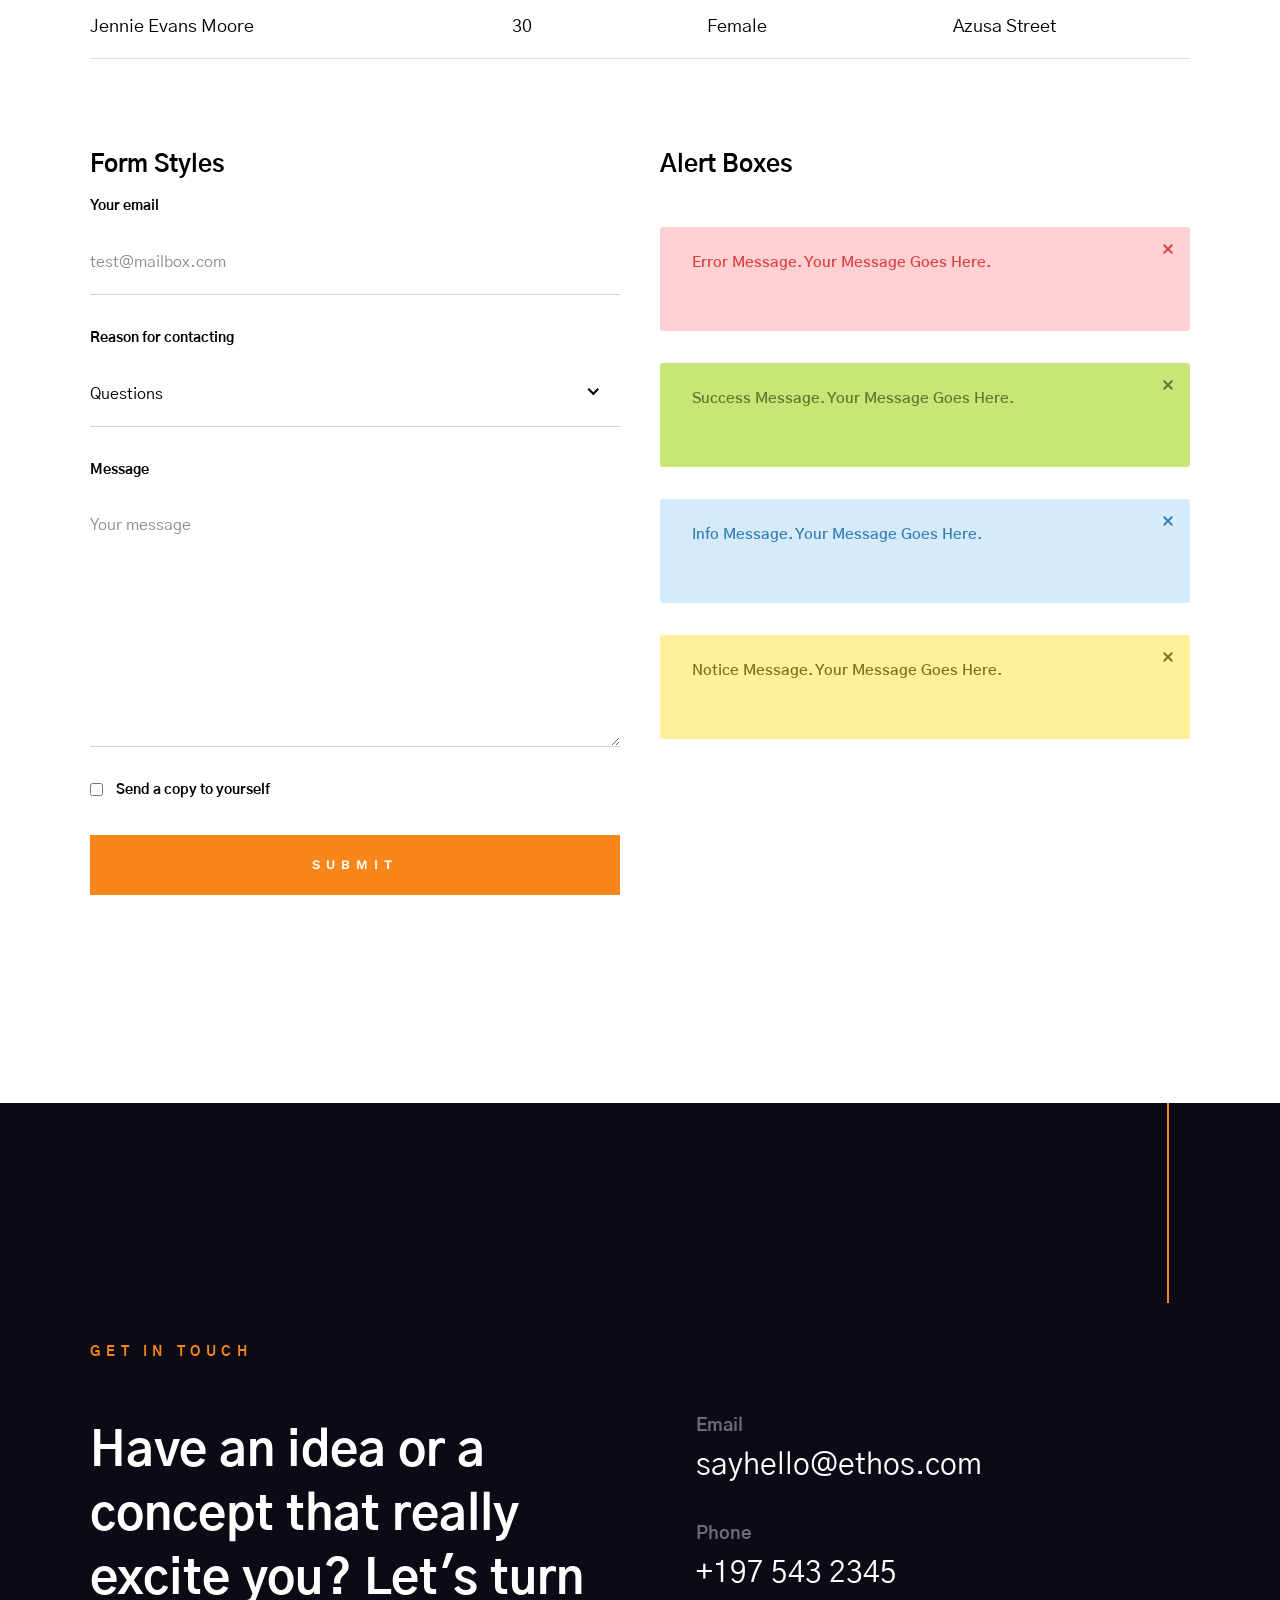
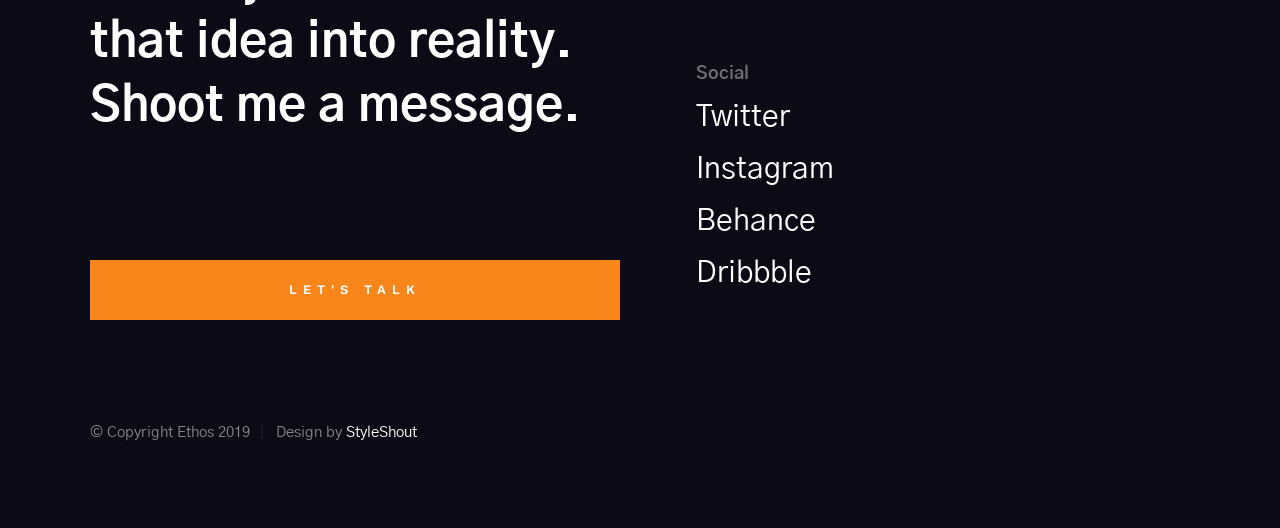
<file: work/Ethos_1_0_0/styles.html>
<!DOCTYPE html>
<html class="no-js" lang="en">
<head>

    <!--- basic page needs
    ================================================== -->
    <meta charset="utf-8">
    <title>Ethos - Styles</title>
    <meta name="description" content="">
    <meta name="author" content="">

    <!-- mobile specific metas
    ================================================== -->
    <meta name="viewport" content="width=device-width, initial-scale=1">

    <!-- CSS
    ================================================== -->
    <link rel="stylesheet" href="css/base.css">
    <link rel="stylesheet" href="css/main.css">
    <link rel="stylesheet" href="css/vendor.css">

    <style type="text/css" media="screen">
        .s-styles { 
            padding-top: 16rem;
            padding-bottom: 16rem;
            background-color: #ffffff;
        }
    </style>

    <!-- script
    ================================================== -->
    <script src="js/modernizr.js"></script>

    <!-- favicons
    ================================================== -->
    <link rel="apple-touch-icon" sizes="180x180" href="apple-touch-icon.png">
    <link rel="icon" type="image/png" sizes="32x32" href="favicon-32x32.png">
    <link rel="icon" type="image/png" sizes="16x16" href="favicon-16x16.png">
    <link rel="manifest" href="site.webmanifest">

</head>

<body id="top">


    <!-- preloader
    ================================================== -->
    <div id="preloader">
        <div id="loader" class="dots-fade">
            <div></div>
            <div></div>
            <div></div>
        </div>
    </div>


    <!-- header
    ================================================== -->
    <header class="s-header">

        <div class="header-logo">
            <a href="index.html">
                <img src="images/logo.svg" alt="Homepage">
            </a>
        </div>

        <div class="header-content">
    
            <nav class="row header-nav-wrap">
                <ul class="header-nav">
                    <li><a href="index.html#hero" title="Intro">Home</a></li>
                    <li><a href="index.html#about" title="About">About</a></li>
                    <li><a href="index.html#services" title="Services">Services</a></li>
                    <li><a href="index.html#portfolio" title="Works">Works</a></li>
                    <li><a href="mailto:#0" title="Contact us">Say Hello</a></li>
                </ul>
            </nav> <!-- end header-nav-wrap -->

            <a href="#0" class="btn btn--stroke btn--small">Download CV</a>

        </div> <!-- end header-content -->

        <a class="header-menu-toggle" href="#0"><span>Menu</span></a>

    </header> 


    <!-- hero
    ================================================== -->
    <section id="hero" class="s-hero target-section" data-parallax="scroll" data-image-src="images/hero-bg-3000.jpg" data-natural-width=3000 data-natural-height=2000 data-position-y=center>

        <div class="row hero-content">

            <div class="column large-full">

                <h1>
                Hello, I'm John Doe, <br>
                a frontend developer <br>
                & designer currently <br>
                based somewhere.
                </h1>

                <ul class="hero-social">
                    <li>
                        <a href="#0" title="">Twitter</a>
                    </li>
                    <li>
                        <a href="#0" title="">Behance</a>
                    </li>
                    <li>
                        <a href="#0" title="">Dribbble</a>
                    </li>
                </ul> <!-- end hero-social -->

            </div> 

        </div> <!-- end hero-content -->

        <div class="hero-scroll">
            <a href="#styles" class="scroll-link smoothscroll">
                <svg xmlns="http://www.w3.org/2000/svg" width="24" height="24" viewBox="0 0 24 24"><path d="M12 24l-8-9h6v-15h4v15h6z"/></svg>
            </a>
        </div> <!-- end hero-scroll -->

    </section> <!-- end s-hero -->


    <!-- styles
    ================================================== -->
    <section id="styles" class="s-styles page-content">

        <div class="row add-bottom">

            <div class="column large-full">

                <h1 class="display-1">Style Guide.</h1>

                <p class="lead">Lorem ipsum Officia elit ad tempor dolore est ex incididunt incididunt occaecat culpa deserunt 
                sunt labore in cillum ullamco magna in Excepteur consequat in reprehenderit proident mollit incididunt officia commodo.
                Duis ea officia sed dolor pariatur enim dolore dolore quis incididunt nulla exercitation commodo veniam et ea incididunt.
                </p>

            </div>

        </div>

        <div class="row">

            <div class="column large-6 tab-full">

                <h3>Paragraph and Image</h3>

                <p><a href="#"><img width="120" height="120" class="h-pull-left" alt="sample-image" src="images/sample-image.jpg"></a>
                Lorem ipsum dolor sit amet, consectetuer adipiscing elit. Donec libero. Suspendisse bibendum.Cras id urna. Morbi 
                tincidunt, orci ac convallis aliquam, lectus turpis varius lorem, eu posuere nunc justo tempus leo. Donec mattis, 
                purus nec placerat bibendum, dui pede condimentum odio, ac blandit ante orci ut diam. Cras fringilla magna. 
                Phasellus suscipit, leo a pharetra condimentum, lorem tellus eleifend magna, eget fringilla velit magna id 
                neque posuere nunc justo tempus leo. </p>

                <p>
                Lorem ipsum dolor sit amet, consectetuer adipiscing elit. Donec libero. Suspendisse bibendum. Cras id urna. 
                Morbi tincidunt, orci ac convallis aliquam, lectus turpis varius lorem, eu posuere nunc justo tempus leo. 
                Donec mattis, purus nec placerat bibendum, dui pede condimentumodio, ac blandit ante orci ut diam.	
                </p>

                <p>A <a href="#">link</a>,
                <abbr title="this really isn't a very good description">abbrebation</abbr>,
                <strong>strong text</strong>,
                <em>em text</em>,
                <del>deleted text</del>, and
                <mark>this is a mark text.</mark>
                <code>.code</code>
                </p>

            </div>

            <div class="column large-6 tab-full">

                <h3>Drop Caps</h3>

                <p class="drop-cap">Far far away, behind the word mountains, far from the countries Vokalia and Consonantia,
                there live the blind texts. Separated they live in Bookmarksgrove right at the coast of the
                Semantics, a large language ocean. A small river named Duden flows by their place and supplies it with the 
                necessary regelialia. Morbi tincidunt, orci ac convallis aliquam, lectus turpis varius lorem, 
                euposuere nunc justo tempus leo. Donec mattis, purus nec placerat bibendum, dui pede condimentum odio, 
                ac blandit ante orci ut diam. Cras fringilla magna. Phasellus suscipit, leo a pharetra condimentum, 
                lorem tellus eleifend magna, eget fringilla velit magna id neque.
                </p>

                <h3>Small Print</h3>

                <p>Buy one widget, get one free!
                <small>(While supplies last. Offer expires on the vernal equinox. Not valid in Ohio.)</small>
                </p>

            </div>

        </div> <!-- end row -->

        <div class="row">

            <div class="column large-6 tab-full">

                <h3>Pull Quotes</h3>

                <aside class="pull-quote">
                    <blockquote>
                    <p>
                    When you look in the eyes of grace, when you meet grace, 
                    when you embrace grace, when you see the nail prints in 
                    grace’s hands and the fire in his eyes, when you feel his 
                    relentless love for you - it will not motivate you to sin. 
                    It will motivate you to righteousness.
                    </p>
                    </blockquote>
                </aside>

            </div>

            <div class="column large-6 tab-full">

                <h3>Block Quotes</h3>

                <blockquote cite="http://where-i-got-my-info-from.com">
                    <p>
                    For God so loved the world, that he gave his only Son, that whoever believes in 
                    him should not perish but have eternal life. For God did not send his Son into 
                    the world to condemn the world, but in order that the world might be 
                    saved through him.
                    </p>
                    <cite>
                        <a href="#0">John 3:16-17 ESV</a>
                    </cite>
                </blockquote>

                <blockquote>
                <p>There is a God-shaped vacuum in the heart of each man which cannot be satisfied 
                by any created thing but only by God the Creator.</p>
                <cite>Blaise Pascal</cite>
                </blockquote>

            </div>

        </div> <!-- end row -->

        <div class="row half-bottom">

            <div class="column large-6 tab-full">

                <h3>Example Lists</h3>

                <ol>
                    <li>Here is an example</li>
                    <li>of an ordered list.</li>
                    <li>A parent list item.
                        <ul>
                            <li>one</li>
                            <li>two</li>
                            <li>three</li>
                        </ul>
                        </li>
                        <li>A list item.</li>
                    </ol>

                <ul class="disc">
                    <li>Here is an example</li>
                    <li>of an unordered list.</li>
                </ul>

                <h3>Definition Lists</h3>

                <h5>a) Multi-line Definitions (default) </h5>

                <dl>
                    <dt><strong>This is a term</strong></dt>
                        <dd>this is the definition of that term, which both live in a <code>dl</code>.</dd>
                    <dt><strong>Another Term</strong></dt>
                        <dd>And it gets a definition too, which is this line</dd>
                        <dd>This is a 2<sup>nd</sup> definition for a single term. A <code>dt</code> may be followed by multiple <code>dd</code>s.</dd>
                </dl>

            </div>

            <div class="column large-6 tab-full">

                <h3>Buttons</h3>

                <p>
                    <a class="btn btn--primary h-full-width" href="#0">Primary Button</a>
                    <a class="btn h-full-width" href="#0">Default Button</a>
                    <a class="btn btn--stroke h-full-width" href="#0">Stroke Button</a>
                </p>

                <h3>Skill Bars</h3>
                
                <ul class="skill-bars">
                    <li>
                    <div class="progress percent90"><span>90%</span></div>
                    <strong>HTML5</strong>
                    </li>
                    <li>
                    <div class="progress percent85"><span>85%</span></div>
                    <strong>CSS3</strong>
                    </li>
                    <li>
                    <div class="progress percent70"><span>70%</span></div>
                    <strong>JQuery</strong>
                    </li>
                    <li>
                    <div class="progress percent95"><span>95%</span></div>
                    <strong>PHP</strong>
                    </li>
                    <li>
                    <div class="progress percent75"><span>75%</span></div>
                    <strong>Wordpress</strong>
                    </li>
                    <li>
                    <div class="progress percent90"><span>90%</span></div>
                    <strong>Angular JS</strong>
                    </li>
                </ul>

            </div>

        </div> <!-- end row -->

        <div class="row half-bottom">

            <div class="column large-6 tab-full">
                    
                <h1>H1 Heading</h1>
                <p>Doloremque dolor voluptas est sequi omnis. Pariatur ut aut. Sed enim tempora qui veniam qui cum vel. 
                Voluptas odit at vitae minima. In assumenda ut. Voluptatem totam impedit accusantium reiciendis excepturi aut qui accusamus praesentium.</p>

                <h2>H2 Heading</h2>
                <p>Doloremque dolor voluptas est sequi omnis. Pariatur ut aut. Sed enim tempora qui veniam qui cum vel. 
                Voluptas odit at vitae minima. In assumenda ut. Voluptatem totam impedit accusantium reiciendis excepturi aut qui accusamus praesentium.</p>

                <h3>H3 Heading</h3>
                <p>Doloremque dolor voluptas est sequi omnis. Pariatur ut aut. Sed enim tempora qui veniam qui cum vel. 
                Voluptas odit at vitae minima. In assumenda ut. Voluptatem totam impedit accusantium reiciendis excepturi aut qui accusamus praesentium.</p>

            </div>

            <div class="column large-6 tab-full">
                    
                <h4>H4 Heading</h4>
                <p>Doloremque dolor voluptas est sequi omnis. Pariatur ut aut. Sed enim tempora qui veniam qui cum vel. 
                Voluptas odit at vitae minima. In assumenda ut. Voluptatem totam impedit accusantium reiciendis excepturi aut qui accusamus praesentium.</p>

                <h5>H5 Heading</h5>
                <p>Doloremque dolor voluptas est sequi omnis. Pariatur ut aut. Sed enim tempora qui veniam qui cum vel. 
                Voluptas odit at vitae minima. In assumenda ut. Voluptatem totam impedit accusantium reiciendis excepturi aut qui accusamus praesentium.</p>

                <h6>H6 Heading</h6>
                <p>Doloremque dolor voluptas est sequi omnis. Pariatur ut aut. Sed enim tempora qui veniam qui cum vel. 
                Voluptas odit at vitae minima. In assumenda ut. Voluptatem totam impedit accusantium reiciendis excepturi aut qui accusamus praesentium.</p>

            </div>

        </div> <!-- end row -->

        <div class="row half-bottom">

            <div class="column large-6 tab-full">

                <h3>Stats Tabs</h3>

                <ul class="stats-tabs">
                    <li><a href="#">1,234 <em>Peter</em></a></li>
                    <li><a href="#">567 <em>James</em></a></li>
                    <li><a href="#">23,456 <em>John</em></a></li>
                    <li><a href="#">3,456 <em>Andrew</em></a></li>
                    <li><a href="#">456 <em>Philip</em></a></li>
                    <li><a href="#">26 <em>Matthew</em></a></li>
                </ul>

            </div>

            <div class="column large-6 tab-full">
            <h3>Code Block</h3>
    
<pre><code>
code {
font-size: 1.4rem;
margin: 0 .2rem;
padding: .2rem .6rem;
white-space: nowrap;
background: #F1F1F1;
border: 1px solid #E1E1E1;	
border-radius: 3px;
}
</code></pre>

            </div>

        </div> <!-- end row -->

        <div class="row half-bottom">

            <div class="column large-6 tab-full">

                <h3>Responsive Image</h3>
                <p><img src="images/wheel-500.jpg" 
                    srcset="images/wheel-1000.jpg 1000w, 
                    images/wheel-500.jpg 500w" 
                    sizes="(max-width: 1000px) 100vw, 1000px" alt="">
                </p>

            </div>

            <div class="column large-6 tab-full">

                <h3>Responsive video</h3>

                <div class="video-container">
                <iframe src="https://player.vimeo.com/video/14592941?color=00a650&title=0&byline=0&portrait=0" width="500" height="281" frameborder="0" webkitallowfullscreen mozallowfullscreen allowfullscreen></iframe> 
                </div>

            </div>
            
        </div> <!-- end row -->

        <div class="row add-bottom">

            <div class="column large-full">

                <h3>Tables</h3>
                <p>Be sure to use properly formed table markup with <code>&lt;thead&gt;</code> and <code>&lt;tbody&gt;</code> when building a <code>table</code>.</p>

                <div class="table-responsive">

                    <table>
                            <thead>
                            <tr>
                                <th>Name</th>
                                <th>Age</th>
                                <th>Sex</th>
                                <th>Location</th>
                            </tr>
                            </thead>
                            <tbody>
                            <tr>
                                <td>William J. Seymour</td>
                                <td>34</td>
                                <td>Male</td>
                                <td>Azusa Street</td>
                            </tr>
                            <tr>
                                <td>Jennie Evans Moore</td>
                                <td>30</td>
                                <td>Female</td>
                                <td>Azusa Street</td>
                            </tr>
                            </tbody>
                    </table>

                </div>

            </div>
            
        </div> <!-- end row -->

        <div class="row">

            <div class="column large-6 tab-full">

                <h3>Form Styles</h3>

                <form>
                    <div>
                        <label for="sampleInput">Your email</label>
                        <input class="h-full-width" type="email" placeholder="test@mailbox.com" id="sampleInput">
                    </div>
                    <div>
                        <label for="sampleRecipientInput">Reason for contacting</label>
                        <div class="ss-custom-select">
                            <select class="h-full-width" id="sampleRecipientInput">
                                <option value="Option 1">Questions</option>
                                <option value="Option 2">Report</option>
                                <option value="Option 3">Others</option>
                            </select>
                        </div>
                    </div>
                    
                    <label for="exampleMessage">Message</label>
                    <textarea class="h-full-width" placeholder="Your message" id="exampleMessage"></textarea>

                    <label class="h-add-bottom">
                        <input type="checkbox">
                        <span class="label-text">Send a copy to yourself</span>
                    </label>
                
                    <input class="btn--primary h-full-width" type="submit" value="Submit">
                </form>

            </div>

            <div class="column large-6 tab-full">

                <h3>Alert Boxes</h3>

                <br>
                
                <div class="alert-box alert-box--error hideit">
                    <p>Error Message. Your Message Goes Here.</p>
                    <i class="fa fa-times alert-box__close" aria-hidden="true"></i>
                </div><!-- end error -->
                        
                <div class="alert-box alert-box--success hideit">
                    <p>Success Message. Your Message Goes Here.</p>
                    <i class="fa fa-times alert-box__close" aria-hidden="true"></i>
                </div><!-- end success -->
                        
                <div class="alert-box alert-box--info hideit">
                    <p>Info Message. Your Message Goes Here.</p>
                    <i class="fa fa-times alert-box__close" aria-hidden="true"></i>
                </div><!-- end info -->
                        
                <div class="alert-box alert-box--notice hideit">
                    <p>Notice Message. Your Message Goes Here.</p>
                    <i class="fa fa-times alert-box__close" aria-hidden="true"></i>
                </div><!-- end notice -->
            
            </div>

        </div> <!-- end row -->


    </section> <!-- end s-styles -->


    <!-- footer
    ================================================== -->
    <footer class="s-footer h-dark-bg">
        
        <div class="right-vert-line"></div>

        <div class="row s-footer__main">
            <div class="column large-6">
                <div class="section-intro">
                    <h3 class="subhead">Get In Touch</h3>

                    <h1 class="display-1">
                    Have an idea or a concept that really excite you?
                    Let's turn that idea into reality. Shoot me a message.
                    </h1>
                </div>

                <div class="footer-email-us">
                    <a href="mailto:#0" class="btn btn--primary h-full-width">Let's Talk</a>
                </div>
            </div>

            <div class="column large-5">
                <div class="footer-contacts">
                    <div class="footer-contact-block">
                        <h5 class="footer-contact-block__header">
                            Email
                        </h5>
                        <p class="footer-contact-block__content">
                            <a href="mailto:#0">sayhello@ethos.com</a>
                        </p>
                    </div> <!-- end footer-contact-block -->
                    <div class="footer-contact-block">
                        <h5 class="footer-contact-block__header">
                            Phone
                        </h5>
                        <p class="footer-contact-block__content">
                            <a href="tel:+1975432345">+197 543 2345</a>
                        </p>
                    </div> <!-- end footer-contact-block -->
                    <br>
                    <div class="footer-contact-block">
                        <h5 class="footer-contact-block__header">
                            Social
                        </h5>
                        <ul class="footer-contact-block__list">
                            <li><a href="#0">Twitter</a></li>
                            <li><a href="#0">Instagram</a></li>
                            <li><a href="#0">Behance</a></li>
                            <li><a href="#0">Dribbble</a></li>
                        </ul>
                    </div> <!-- end footer-contact-block -->
                </div>
            </div>
        </div> <!-- end s-footer__main -->

        <div class="row s-footer__bottom">
            <div class="column large-full ss-copyright">
                <span>© Copyright Ethos 2019</span> 
                <span>Design by <a href="https://www.styleshout.com/">StyleShout</a></span>
            </div> <!-- end ss-copyright -->

            <div class="ss-go-top">
                <a class="smoothscroll" title="Back to Top" href="#top">
                    <svg xmlns="http://www.w3.org/2000/svg" width="24" height="24" viewBox="0 0 24 24"><path d="M12 0l8 9h-6v15h-4v-15h-6z"/></svg>
                </a>
            </div> <!-- end ss-go-top -->
        </div> <!-- end s-footer__bottom -->

    </footer> <!-- end s-footer -->


    <!-- photoswipe background
    ================================================== -->
    <div aria-hidden="true" class="pswp" role="dialog" tabindex="-1">

        <div class="pswp__bg"></div>
        <div class="pswp__scroll-wrap">

            <div class="pswp__container">
                <div class="pswp__item"></div>
                <div class="pswp__item"></div>
                <div class="pswp__item"></div>
            </div>

            <div class="pswp__ui pswp__ui--hidden">
                <div class="pswp__top-bar">
                    <div class="pswp__counter"></div><button class="pswp__button pswp__button--close" title="Close (Esc)"></button> <button class="pswp__button pswp__button--share" title=
                    "Share"></button> <button class="pswp__button pswp__button--fs" title="Toggle fullscreen"></button> <button class="pswp__button pswp__button--zoom" title=
                    "Zoom in/out"></button>
                    <div class="pswp__preloader">
                        <div class="pswp__preloader__icn">
                            <div class="pswp__preloader__cut">
                                <div class="pswp__preloader__donut"></div>
                            </div>
                        </div>
                    </div>
                </div>
                <div class="pswp__share-modal pswp__share-modal--hidden pswp__single-tap">
                    <div class="pswp__share-tooltip"></div>
                </div><button class="pswp__button pswp__button--arrow--left" title="Previous (arrow left)"></button> <button class="pswp__button pswp__button--arrow--right" title=
                "Next (arrow right)"></button>
                <div class="pswp__caption">
                    <div class="pswp__caption__center"></div>
                </div>
            </div>

        </div>

    </div> <!-- end photoSwipe background -->


    <!-- Java Script
    ================================================== -->
    <script src="js/jquery-3.2.1.min.js"></script>
    <script src="js/plugins.js"></script>
    <script src="js/main.js"></script>

</body>
</file>
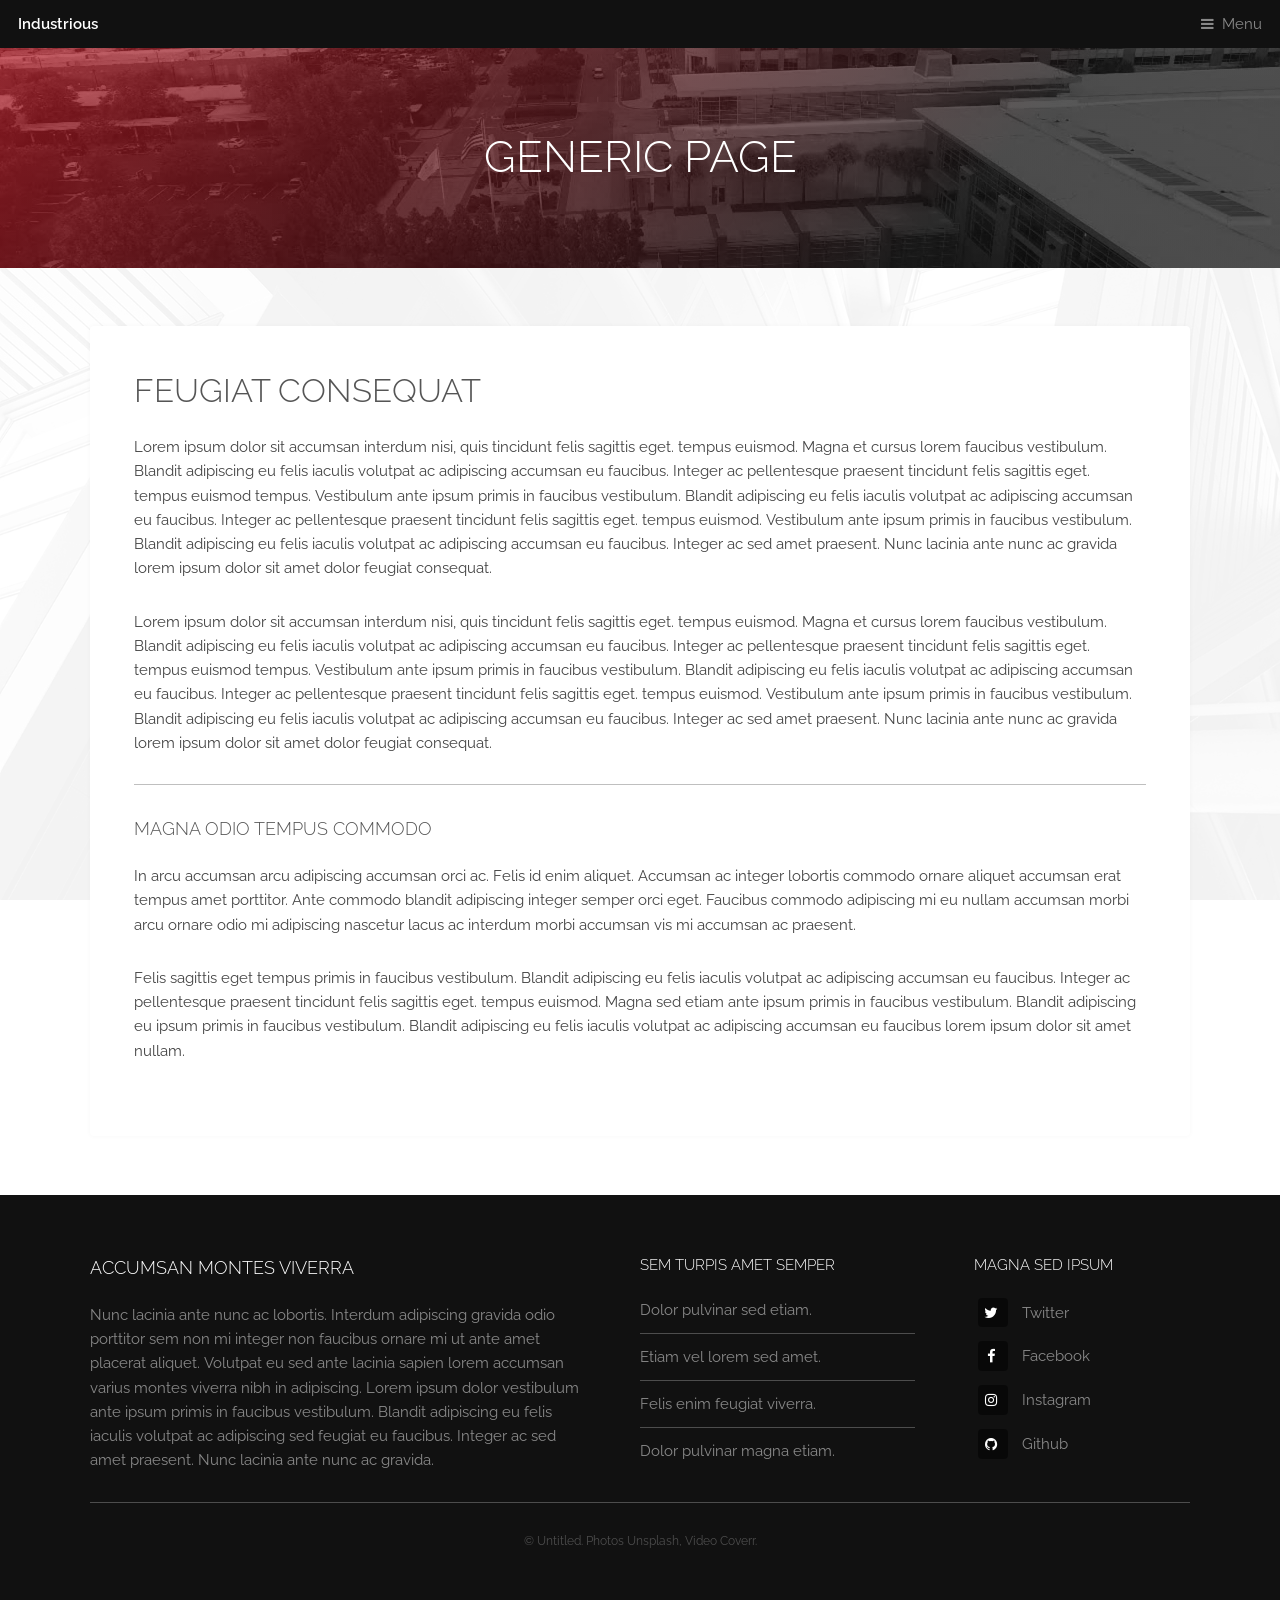
<file: work/templated-industrious/generic.html>
<!DOCTYPE HTML>
<!--
	Industrious by TEMPLATED
	templated.co @templatedco
	Released for free under the Creative Commons Attribution 3.0 license (templated.co/license)
-->
<html>
	<head>
		<title>Generic Page - Industrious by TEMPLATED</title>
		<meta charset="utf-8" />
		<meta name="viewport" content="width=device-width, initial-scale=1, user-scalable=no" />
		<meta name="description" content="" />
		<meta name="keywords" content="" />
		<link rel="stylesheet" href="assets/css/main.css" />
	</head>
	<body class="is-preload">

		<!-- Header -->
			<header id="header">
				<a class="logo" href="index.html">Industrious</a>
				<nav>
					<a href="#menu">Menu</a>
				</nav>
			</header>

		<!-- Nav -->
			<nav id="menu">
				<ul class="links">
					<li><a href="index.html">Home</a></li>
					<li><a href="elements.html">Elements</a></li>
					<li><a href="generic.html">Generic</a></li>
				</ul>
			</nav>

		<!-- Heading -->
			<div id="heading" >
				<h1>Generic Page</h1>
			</div>

		<!-- Main -->
			<section id="main" class="wrapper">
				<div class="inner">
					<div class="content">
						<header>
							<h2>Feugiat consequat</h2>
						</header>
						<p>Lorem ipsum dolor sit accumsan interdum nisi, quis tincidunt felis sagittis eget. tempus euismod. Magna et cursus lorem faucibus vestibulum. Blandit adipiscing eu felis iaculis volutpat ac adipiscing accumsan eu faucibus. Integer ac pellentesque praesent tincidunt felis sagittis eget. tempus euismod tempus. Vestibulum ante ipsum primis in faucibus vestibulum. Blandit adipiscing eu felis iaculis volutpat ac adipiscing accumsan eu faucibus. Integer ac pellentesque praesent tincidunt felis sagittis eget. tempus euismod. Vestibulum ante ipsum primis in faucibus vestibulum. Blandit adipiscing eu felis iaculis volutpat ac adipiscing accumsan eu faucibus. Integer ac sed amet praesent. Nunc lacinia ante nunc ac gravida lorem ipsum dolor sit amet dolor feugiat consequat. </p>
						<p>Lorem ipsum dolor sit accumsan interdum nisi, quis tincidunt felis sagittis eget. tempus euismod. Magna et cursus lorem faucibus vestibulum. Blandit adipiscing eu felis iaculis volutpat ac adipiscing accumsan eu faucibus. Integer ac pellentesque praesent tincidunt felis sagittis eget. tempus euismod tempus. Vestibulum ante ipsum primis in faucibus vestibulum. Blandit adipiscing eu felis iaculis volutpat ac adipiscing accumsan eu faucibus. Integer ac pellentesque praesent tincidunt felis sagittis eget. tempus euismod. Vestibulum ante ipsum primis in faucibus vestibulum. Blandit adipiscing eu felis iaculis volutpat ac adipiscing accumsan eu faucibus. Integer ac sed amet praesent. Nunc lacinia ante nunc ac gravida lorem ipsum dolor sit amet dolor feugiat consequat. </p>
						<hr />
						<h3>Magna odio tempus commodo</h3>
						<p>In arcu accumsan arcu adipiscing accumsan orci ac. Felis id enim aliquet. Accumsan ac integer lobortis commodo ornare aliquet accumsan erat tempus amet porttitor. Ante commodo blandit adipiscing integer semper orci eget. Faucibus commodo adipiscing mi eu nullam accumsan morbi arcu ornare odio mi adipiscing nascetur lacus ac interdum morbi accumsan vis mi accumsan ac praesent.</p>
						<p>Felis sagittis eget tempus primis in faucibus vestibulum. Blandit adipiscing eu felis iaculis volutpat ac adipiscing accumsan eu faucibus. Integer ac pellentesque praesent tincidunt felis sagittis eget. tempus euismod. Magna sed etiam ante ipsum primis in faucibus vestibulum. Blandit adipiscing eu ipsum primis in faucibus vestibulum. Blandit adipiscing eu felis iaculis volutpat ac adipiscing accumsan eu faucibus lorem ipsum dolor sit amet nullam.</p>
					</div>
				</div>
			</section>

		<!-- Footer -->
			<footer id="footer">
				<div class="inner">
					<div class="content">
						<section>
							<h3>Accumsan montes viverra</h3>
							<p>Nunc lacinia ante nunc ac lobortis. Interdum adipiscing gravida odio porttitor sem non mi integer non faucibus ornare mi ut ante amet placerat aliquet. Volutpat eu sed ante lacinia sapien lorem accumsan varius montes viverra nibh in adipiscing. Lorem ipsum dolor vestibulum ante ipsum primis in faucibus vestibulum. Blandit adipiscing eu felis iaculis volutpat ac adipiscing sed feugiat eu faucibus. Integer ac sed amet praesent. Nunc lacinia ante nunc ac gravida.</p>
						</section>
						<section>
							<h4>Sem turpis amet semper</h4>
							<ul class="alt">
								<li><a href="#">Dolor pulvinar sed etiam.</a></li>
								<li><a href="#">Etiam vel lorem sed amet.</a></li>
								<li><a href="#">Felis enim feugiat viverra.</a></li>
								<li><a href="#">Dolor pulvinar magna etiam.</a></li>
							</ul>
						</section>
						<section>
							<h4>Magna sed ipsum</h4>
							<ul class="plain">
								<li><a href="#"><i class="icon fa-twitter">&nbsp;</i>Twitter</a></li>
								<li><a href="#"><i class="icon fa-facebook">&nbsp;</i>Facebook</a></li>
								<li><a href="#"><i class="icon fa-instagram">&nbsp;</i>Instagram</a></li>
								<li><a href="#"><i class="icon fa-github">&nbsp;</i>Github</a></li>
							</ul>
						</section>
					</div>
					<div class="copyright">
						&copy; Untitled. Photos <a href="https://unsplash.co">Unsplash</a>, Video <a href="https://coverr.co">Coverr</a>.
					</div>
				</div>
			</footer>

		<!-- Scripts -->
			<script src="assets/js/jquery.min.js"></script>
			<script src="assets/js/browser.min.js"></script>
			<script src="assets/js/breakpoints.min.js"></script>
			<script src="assets/js/util.js"></script>
			<script src="assets/js/main.js"></script>

	</body>
</html>
</file>
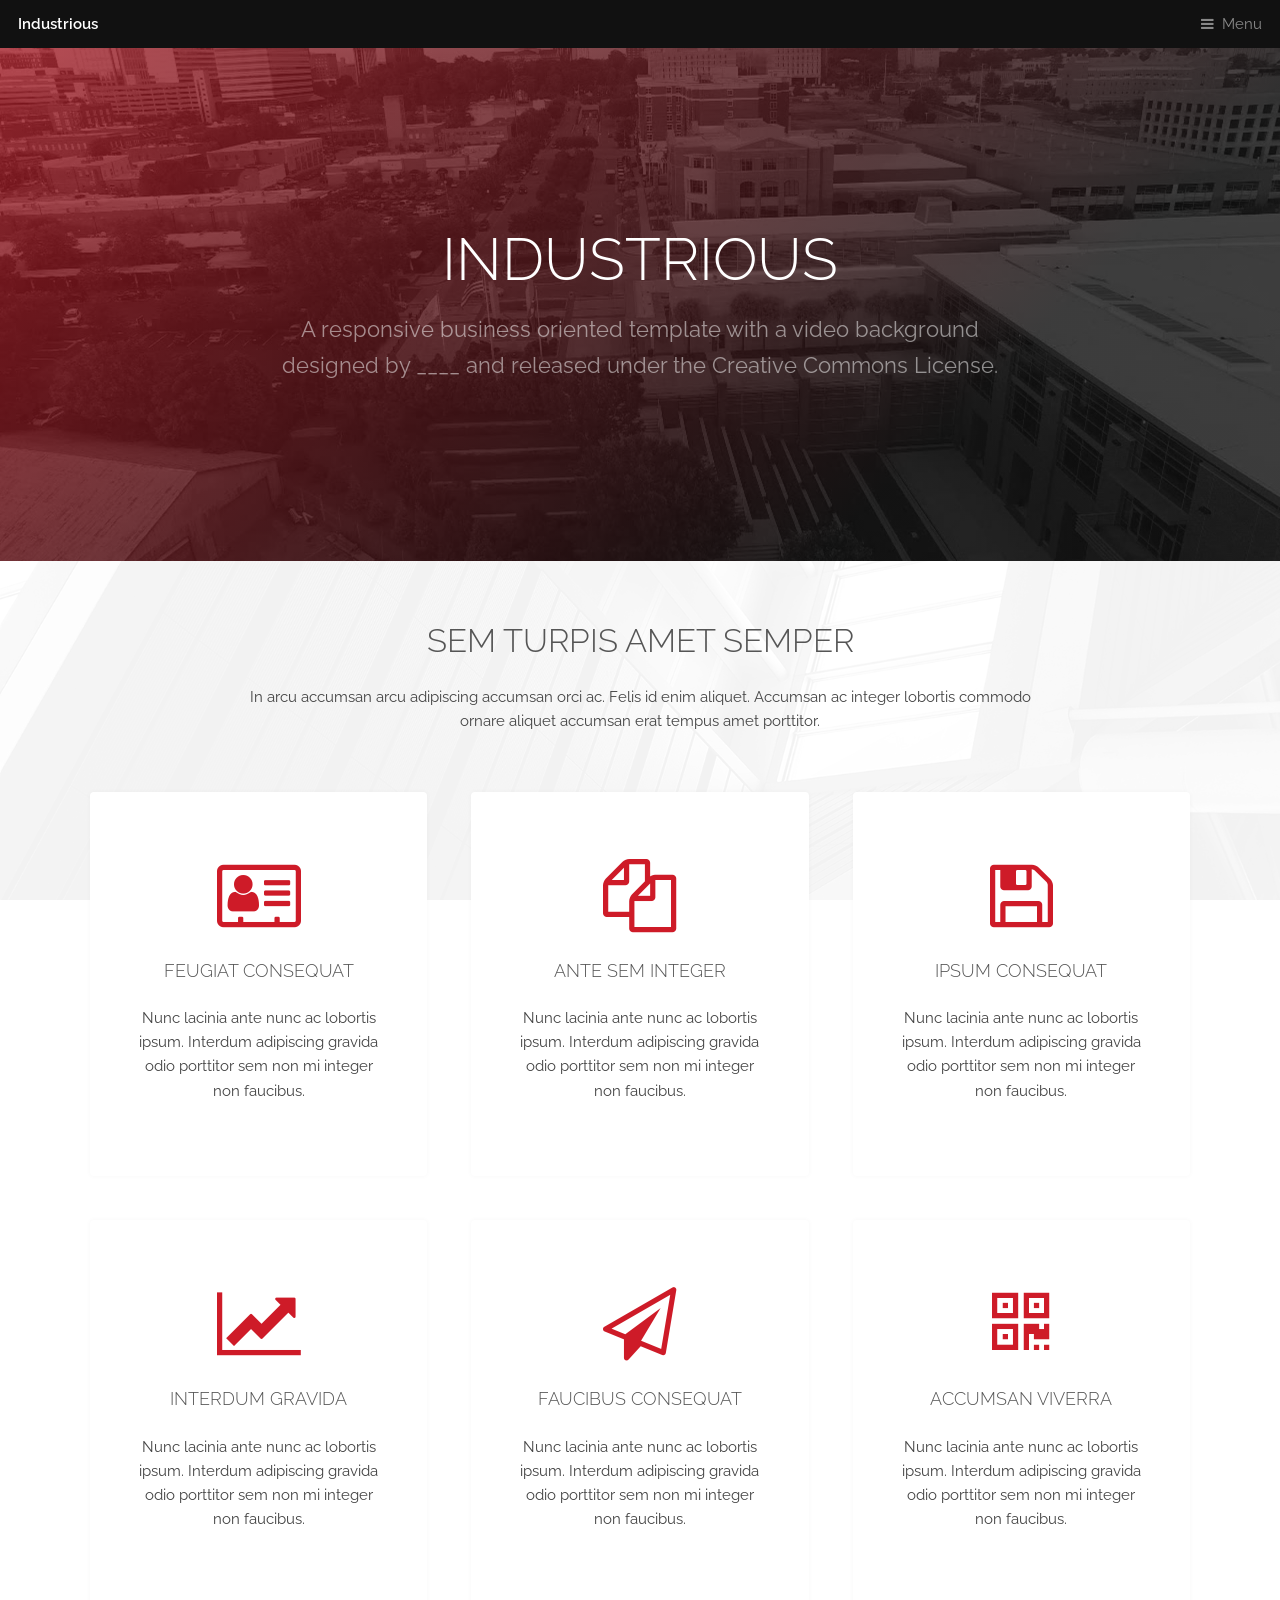
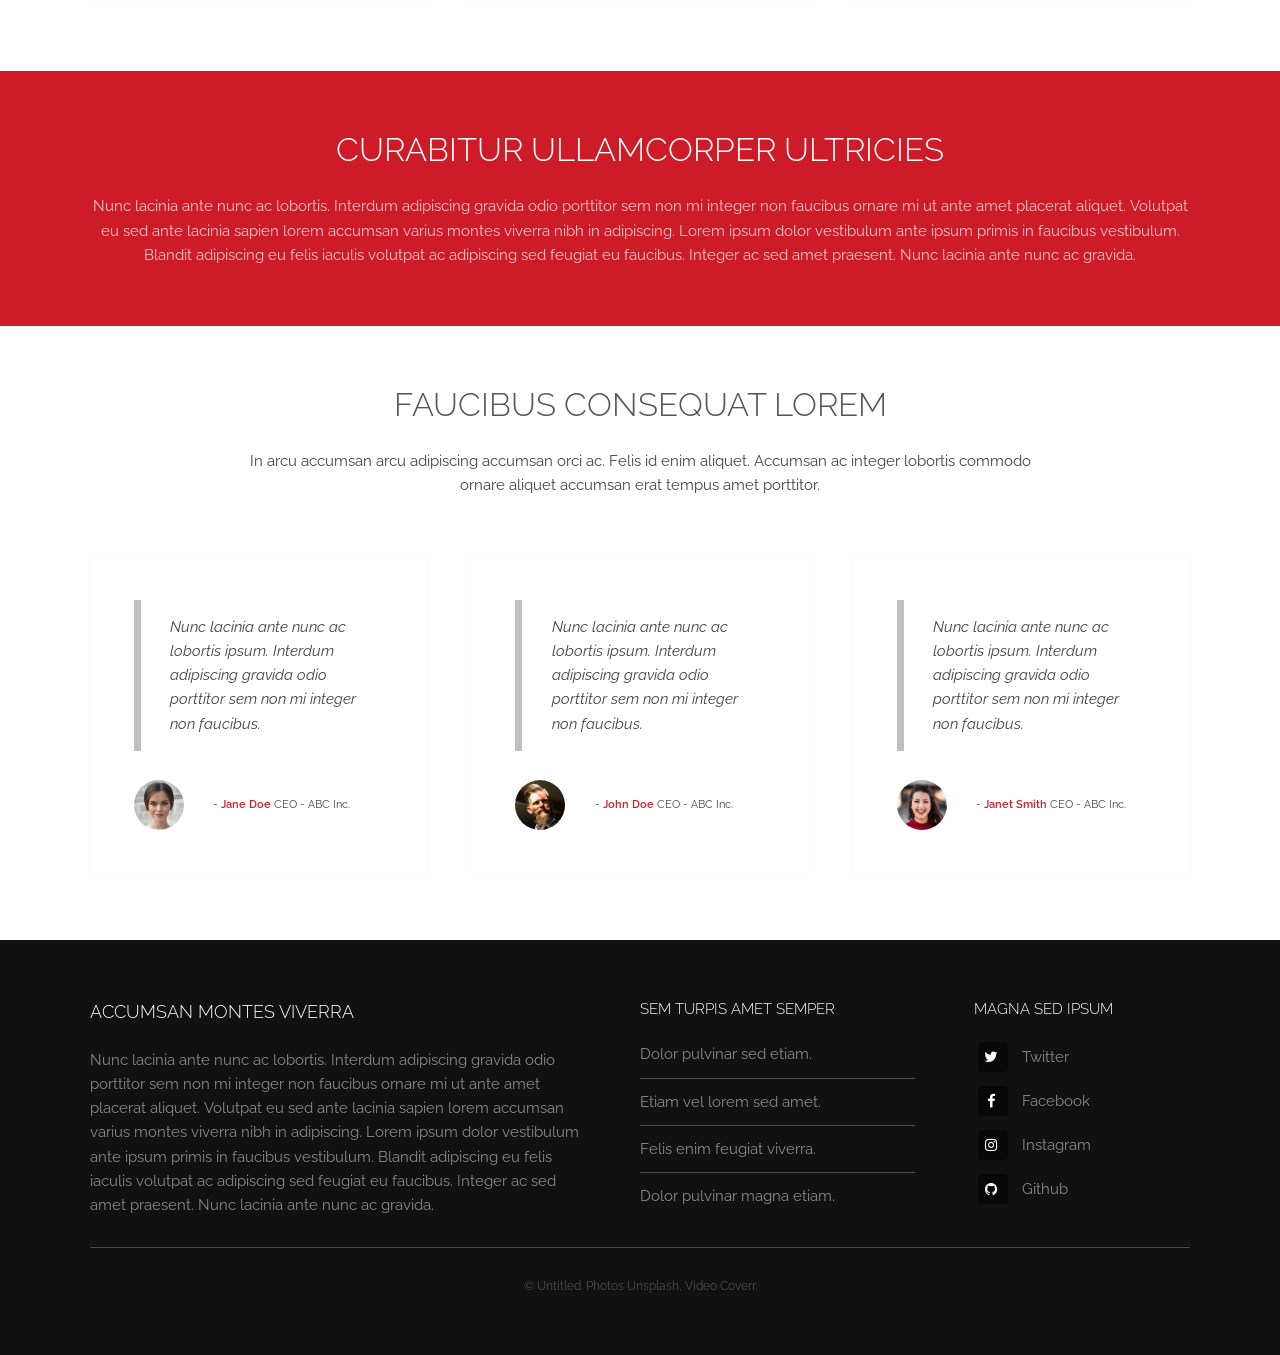
<file: work/templated-industrious/indexx.html>
<!DOCTYPE HTML>
<!--
	Industrious by TEMPLATED
	templated.co @templatedco
	Released for free under the Creative Commons Attribution 3.0 license (templated.co/license)
-->
<html>
	<head>
		<title>Industrious by TEMPLATED</title>
		<meta charset="utf-8" />
		<meta name="viewport" content="width=device-width, initial-scale=1, user-scalable=no" />
		<meta name="description" content="" />
		<meta name="keywords" content="" />
		<link rel="stylesheet" href="assets/css/main.css" />
	</head>
	<body class="is-preload">

		<!-- Header -->
			<header id="header">
				<a class="logo" href="index.html">Industrious</a>
				<nav>
					<a href="#menu">Menu</a>
				</nav>
			</header>

		<!-- Nav -->
			<nav id="menu">
				<ul class="links">
					<li><a href="index.html">Home</a></li>
					<li><a href="elements.html">Elements</a></li>
					<li><a href="generic.html">Generic</a></li>
				</ul>
			</nav>

		<!-- Banner -->
			<section id="banner">
				<div class="inner">
					<h1>Industrious</h1>
					<p>A responsive business oriented template with a video background<br />
					designed by ____ and released under the Creative Commons License.</p>
				</div>
				<video autoplay loop muted playsinline src="images/banner.jpg"></video>
			</section>

		<!-- Highlights -->
			<section class="wrapper">
				<div class="inner">
					<header class="special">
						<h2>Sem turpis amet semper</h2>
						<p>In arcu accumsan arcu adipiscing accumsan orci ac. Felis id enim aliquet. Accumsan ac integer lobortis commodo ornare aliquet accumsan erat tempus amet porttitor.</p>
					</header>
					<div class="highlights">
						<section>
							<div class="content">
								<header>
									<a href="#" class="icon fa-vcard-o"><span class="label">Icon</span></a>
									<h3>Feugiat consequat</h3>
								</header>
								<p>Nunc lacinia ante nunc ac lobortis ipsum. Interdum adipiscing gravida odio porttitor sem non mi integer non faucibus.</p>
							</div>
						</section>
						<section>
							<div class="content">
								<header>
									<a href="#" class="icon fa-files-o"><span class="label">Icon</span></a>
									<h3>Ante sem integer</h3>
								</header>
								<p>Nunc lacinia ante nunc ac lobortis ipsum. Interdum adipiscing gravida odio porttitor sem non mi integer non faucibus.</p>
							</div>
						</section>
						<section>
							<div class="content">
								<header>
									<a href="#" class="icon fa-floppy-o"><span class="label">Icon</span></a>
									<h3>Ipsum consequat</h3>
								</header>
								<p>Nunc lacinia ante nunc ac lobortis ipsum. Interdum adipiscing gravida odio porttitor sem non mi integer non faucibus.</p>
							</div>
						</section>
						<section>
							<div class="content">
								<header>
									<a href="#" class="icon fa-line-chart"><span class="label">Icon</span></a>
									<h3>Interdum gravida</h3>
								</header>
								<p>Nunc lacinia ante nunc ac lobortis ipsum. Interdum adipiscing gravida odio porttitor sem non mi integer non faucibus.</p>
							</div>
						</section>
						<section>
							<div class="content">
								<header>
									<a href="#" class="icon fa-paper-plane-o"><span class="label">Icon</span></a>
									<h3>Faucibus consequat</h3>
								</header>
								<p>Nunc lacinia ante nunc ac lobortis ipsum. Interdum adipiscing gravida odio porttitor sem non mi integer non faucibus.</p>
							</div>
						</section>
						<section>
							<div class="content">
								<header>
									<a href="#" class="icon fa-qrcode"><span class="label">Icon</span></a>
									<h3>Accumsan viverra</h3>
								</header>
								<p>Nunc lacinia ante nunc ac lobortis ipsum. Interdum adipiscing gravida odio porttitor sem non mi integer non faucibus.</p>
							</div>
						</section>
					</div>
				</div>
			</section>

		<!-- CTA -->
			<section id="cta" class="wrapper">
				<div class="inner">
					<h2>Curabitur ullamcorper ultricies</h2>
					<p>Nunc lacinia ante nunc ac lobortis. Interdum adipiscing gravida odio porttitor sem non mi integer non faucibus ornare mi ut ante amet placerat aliquet. Volutpat eu sed ante lacinia sapien lorem accumsan varius montes viverra nibh in adipiscing. Lorem ipsum dolor vestibulum ante ipsum primis in faucibus vestibulum. Blandit adipiscing eu felis iaculis volutpat ac adipiscing sed feugiat eu faucibus. Integer ac sed amet praesent. Nunc lacinia ante nunc ac gravida.</p>
				</div>
			</section>

		<!-- Testimonials -->
			<section class="wrapper">
				<div class="inner">
					<header class="special">
						<h2>Faucibus consequat lorem</h2>
						<p>In arcu accumsan arcu adipiscing accumsan orci ac. Felis id enim aliquet. Accumsan ac integer lobortis commodo ornare aliquet accumsan erat tempus amet porttitor.</p>
					</header>
					<div class="testimonials">
						<section>
							<div class="content">
								<blockquote>
									<p>Nunc lacinia ante nunc ac lobortis ipsum. Interdum adipiscing gravida odio porttitor sem non mi integer non faucibus.</p>
								</blockquote>
								<div class="author">
									<div class="image">
										<img src="images/pic01.jpg" alt="" />
									</div>
									<p class="credit">- <strong>Jane Doe</strong> <span>CEO - ABC Inc.</span></p>
								</div>
							</div>
						</section>
						<section>
							<div class="content">
								<blockquote>
									<p>Nunc lacinia ante nunc ac lobortis ipsum. Interdum adipiscing gravida odio porttitor sem non mi integer non faucibus.</p>
								</blockquote>
								<div class="author">
									<div class="image">
										<img src="images/pic03.jpg" alt="" />
									</div>
									<p class="credit">- <strong>John Doe</strong> <span>CEO - ABC Inc.</span></p>
								</div>
							</div>
						</section>
						<section>
							<div class="content">
								<blockquote>
									<p>Nunc lacinia ante nunc ac lobortis ipsum. Interdum adipiscing gravida odio porttitor sem non mi integer non faucibus.</p>
								</blockquote>
								<div class="author">
									<div class="image">
										<img src="images/pic02.jpg" alt="" />
									</div>
									<p class="credit">- <strong>Janet Smith</strong> <span>CEO - ABC Inc.</span></p>
								</div>
							</div>
						</section>
					</div>
				</div>
			</section>

		<!-- Footer -->
			<footer id="footer">
				<div class="inner">
					<div class="content">
						<section>
							<h3>Accumsan montes viverra</h3>
							<p>Nunc lacinia ante nunc ac lobortis. Interdum adipiscing gravida odio porttitor sem non mi integer non faucibus ornare mi ut ante amet placerat aliquet. Volutpat eu sed ante lacinia sapien lorem accumsan varius montes viverra nibh in adipiscing. Lorem ipsum dolor vestibulum ante ipsum primis in faucibus vestibulum. Blandit adipiscing eu felis iaculis volutpat ac adipiscing sed feugiat eu faucibus. Integer ac sed amet praesent. Nunc lacinia ante nunc ac gravida.</p>
						</section>
						<section>
							<h4>Sem turpis amet semper</h4>
							<ul class="alt">
								<li><a href="#">Dolor pulvinar sed etiam.</a></li>
								<li><a href="#">Etiam vel lorem sed amet.</a></li>
								<li><a href="#">Felis enim feugiat viverra.</a></li>
								<li><a href="#">Dolor pulvinar magna etiam.</a></li>
							</ul>
						</section>
						<section>
							<h4>Magna sed ipsum</h4>
							<ul class="plain">
								<li><a href="#"><i class="icon fa-twitter">&nbsp;</i>Twitter</a></li>
								<li><a href="#"><i class="icon fa-facebook">&nbsp;</i>Facebook</a></li>
								<li><a href="#"><i class="icon fa-instagram">&nbsp;</i>Instagram</a></li>
								<li><a href="#"><i class="icon fa-github">&nbsp;</i>Github</a></li>
							</ul>
						</section>
					</div>
					<div class="copyright">
						&copy; Untitled. Photos <a href="https://unsplash.co">Unsplash</a>, Video <a href="https://coverr.co">Coverr</a>.
					</div>
				</div>
			</footer>

		<!-- Scripts -->
			<script src="assets/js/jquery.min.js"></script>
			<script src="assets/js/browser.min.js"></script>
			<script src="assets/js/breakpoints.min.js"></script>
			<script src="assets/js/util.js"></script>
			<script src="assets/js/main.js"></script>

	</body>
</html>
</file>
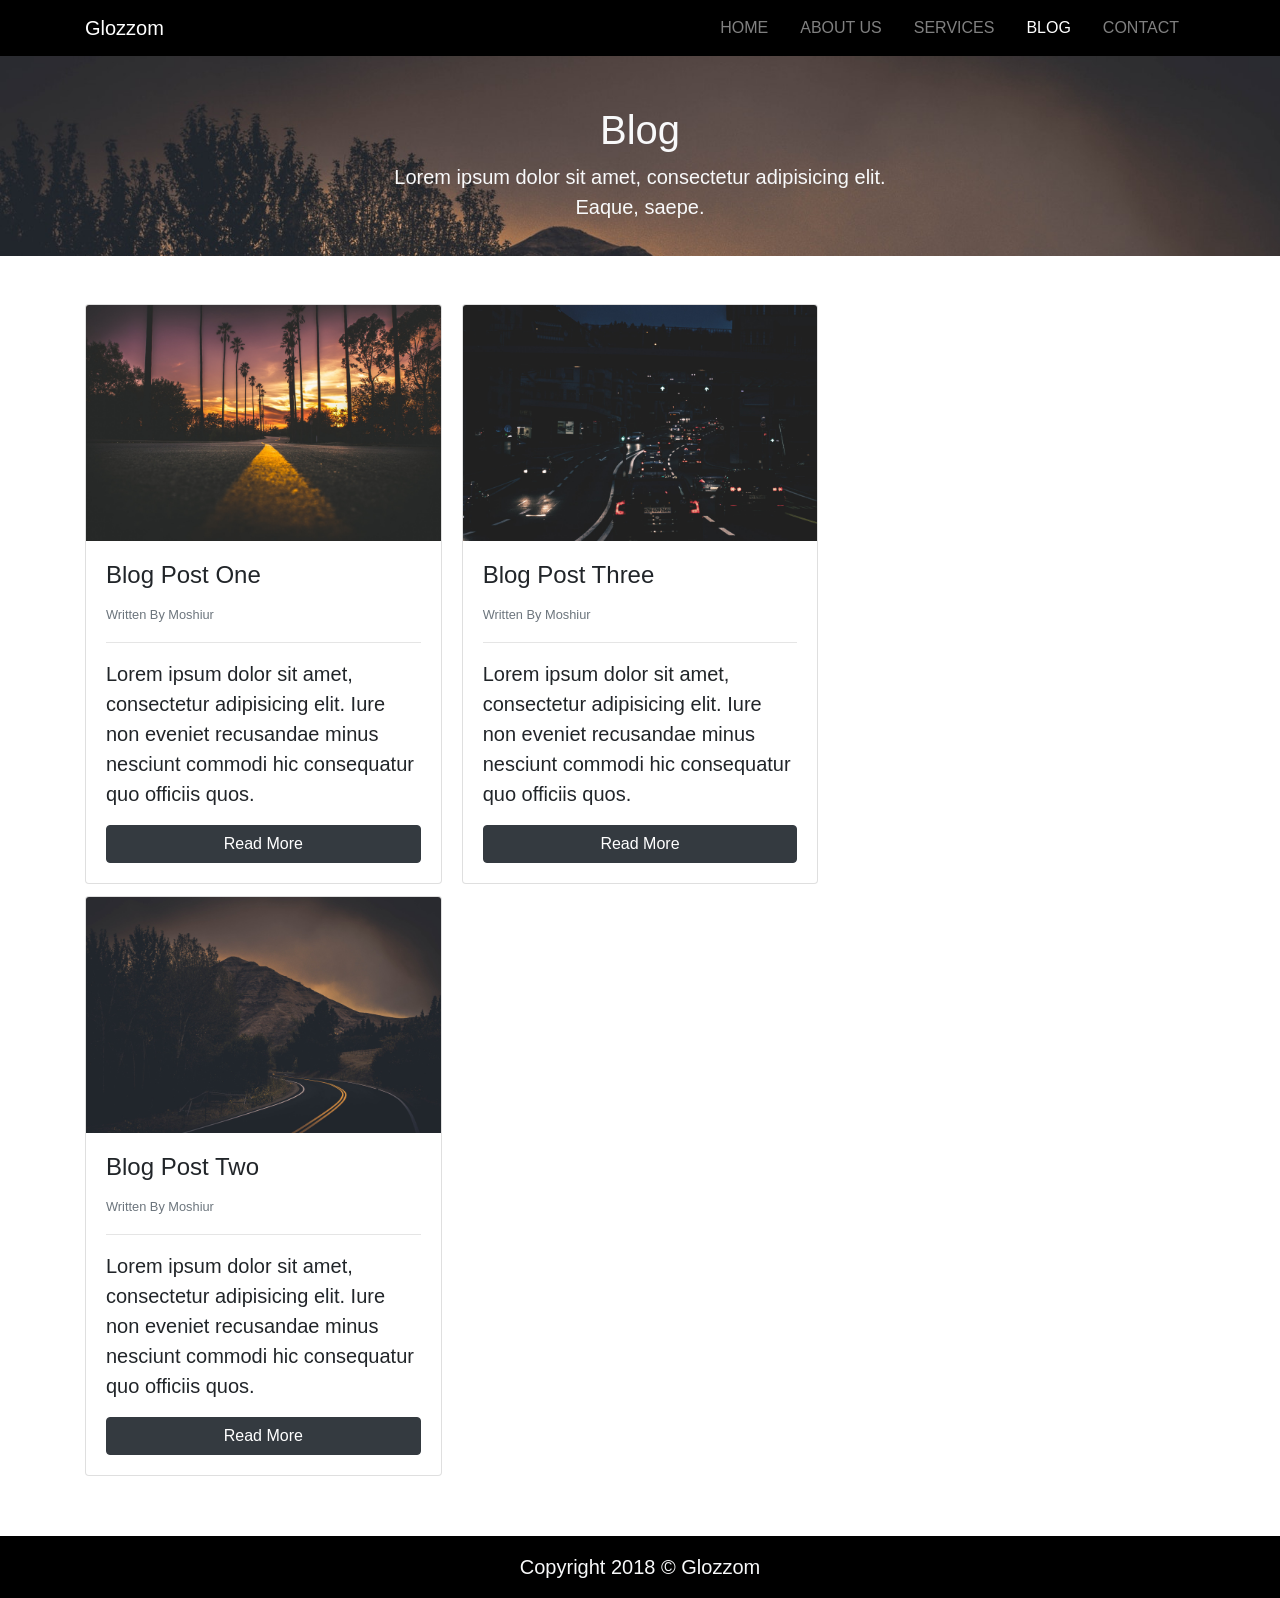
<file: work/glozzom/src/blog.html>
<!DOCTYPE html>
<html lang="en">
<head>
  <meta charset="UTF-8">
  <meta name="viewport" content="width=device-width, initial-scale=1.0">
  <meta http-equiv="X-UA-Compatible" content="ie=edge">
  <link rel="stylesheet" href="css/uikit.min.css">
  <link rel="stylesheet" href="css/slick.css">
  <link rel="stylesheet" href="css/slick-theme.css">
  <link rel="stylesheet" href="css/font-awesome.min.css">
  <link rel="stylesheet" href="css/bootstrap.css">
  <link rel="stylesheet" href="css/style.css">
  <link rel="shortcut icon" type="image/x-icon" href="img/icon.png">
  <title>Glozzom</title>
</head>
<body>
 <!-- Navigation -->
 <nav class="navbar navbar-dark navbar-expand-md" uk-sticky="top: 200; animation: uk-animation-slide-top; bottom: #sticky-on-scroll-up">
   <div class="container">
     <a href="index.html" class="navbar-brand">Glozzom</a>
     <button class="navbar-toggler navbar-toggler-right" data-toggle="collapse" data-target="#navbarNav">
       <span class="navbar-toggler-icon"></span>
     </button>
     <div id="navbarNav" class="collapse navbar-collapse">
       <ul class="navbar-nav ml-auto">
         <li class="nav-item">
           <a class="nav-link" href="index.html">Home</a>
         </li>
         <li class="nav-item">
           <a class="nav-link" href="about.html">About Us</a>
         </li>
         <li class="nav-item">
           <a class="nav-link" href="services.html">Services</a>
         </li>
         <li class="nav-item active">
           <a class="nav-link" href="blog.html">Blog</a>
         </li>
         <li class="nav-item">
           <a class="nav-link" href="contact.html">Contact</a>
         </li>
       </ul>
      </div>
    </div>
  </nav>

  <header id="page-header">
    <div class="container">
      <div class="row">
        <div class="col-md-6 m-auto text-center text-light">
          <h1>Blog</h1>
          <p class="lead">Lorem ipsum dolor sit amet, consectetur adipisicing elit. Eaque, saepe.</p>
        </div>
      </div>
    </div>
  </header>
  <!-- Blog Section -->
  <section id="blog" class="py-5">
    <div class="container">
      <div class="row">
        <div class="col">
          <div class="card-columns">
            <div class="card">
              <img src="img/image1.jpeg" class="card-img-top img-fluid" alt="">
              <div class="card-body">
                <h4 class="card-title">Blog Post One</h4>
                <small class="text-muted">Written By Moshiur</small>
                <hr>
                <p class="card-text lead">
                  Lorem ipsum dolor sit amet, consectetur adipisicing elit. Iure non eveniet recusandae minus nesciunt commodi hic consequatur quo officiis quos.
                </p>
                <a href="#" class="btn btn-dark btn-block">Read More</a>
              </div>
            </div>
            <div class="card">
              <img src="img/image2.jpeg" class="card-img-top img-fluid" alt="">
              <div class="card-body">
                <h4 class="card-title">Blog Post Two</h4>
                <small class="text-muted">Written By Moshiur</small>
                <hr>
                <p class="card-text lead">
                  Lorem ipsum dolor sit amet, consectetur adipisicing elit. Iure non eveniet recusandae minus nesciunt commodi hic consequatur quo officiis quos.
                </p>
                <a href="#" class="btn btn-dark btn-block">Read More</a>
              </div>
            </div>
            <div class="card">
              <img src="img/image3.jpeg" class="card-img-top img-fluid" alt="">
              <div class="card-body">
                <h4 class="card-title">Blog Post Three
                </h4>
                <small class="text-muted">Written By Moshiur</small>
                <hr>
                <p class="card-text lead">
                  Lorem ipsum dolor sit amet, consectetur adipisicing elit. Iure non eveniet recusandae minus nesciunt commodi hic consequatur quo officiis quos.
                </p>
                <a href="#" class="btn btn-dark btn-block">Read More</a>
              </div>
            </div>
          </div>
        </div>
      </div>
    </div>
  </section>

  <!-- Footer -->
  <footer id="copyright" class="py-3 text-light text-center">
    <div class="container">
      <div class="row">
        <div class="col">
          <p class="lead mb-0">Copyright 2018 © Glozzom</p>
        </div>
      </div>
    </div>
  </footer>

  <script src="js/jquery.min.js"></script>
  <script src="js/popper.min.js"></script>
  <script src="js/bootstrap.min.js"></script>
  <script src="js/uikit.min.js"></script>
  <script src="js/uikit-icons.min.js"></script>
  <script src="js/slick.js"></script>
  <script src="js/main.js"></script>
</body>
</html>
</file>
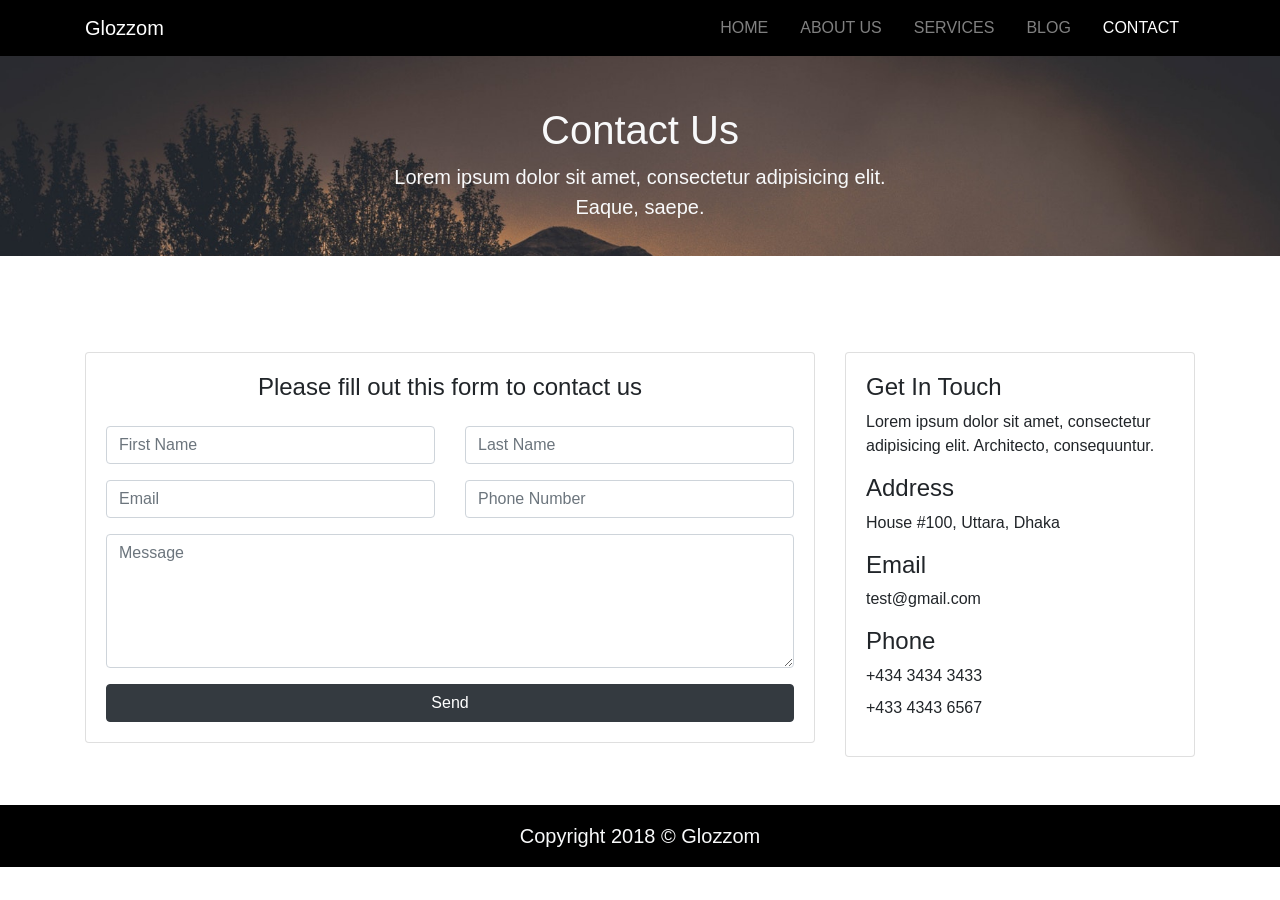
<file: work/glozzom/src/contact.html>
<!DOCTYPE html>
<html lang="en">
<head>
  <meta charset="UTF-8">
  <meta name="viewport" content="width=device-width, initial-scale=1.0">
  <meta http-equiv="X-UA-Compatible" content="ie=edge">
  <link rel="stylesheet" href="css/uikit.min.css">
  <link rel="stylesheet" href="css/slick.css">
  <link rel="stylesheet" href="css/slick-theme.css">
  <link rel="stylesheet" href="css/font-awesome.min.css">
  <link rel="stylesheet" href="css/bootstrap.css">
  <link rel="stylesheet" href="css/style.css">
  <link rel="shortcut icon" type="image/x-icon" href="img/icon.png">
  <title>Glozzom</title>
</head>
<body>
 <!-- Navigation -->
 <nav class="navbar navbar-dark navbar-expand-md" uk-sticky="top: 200; animation: uk-animation-slide-top; bottom: #sticky-on-scroll-up">
   <div class="container">
     <a href="index.html" class="navbar-brand">Glozzom</a>
     <button class="navbar-toggler navbar-toggler-right" data-toggle="collapse" data-target="#navbarNav">
       <span class="navbar-toggler-icon"></span>
     </button>
     <div id="navbarNav" class="collapse navbar-collapse">
       <ul class="navbar-nav ml-auto">
         <li class="nav-item">
           <a class="nav-link" href="index.html">Home</a>
         </li>
         <li class="nav-item">
           <a class="nav-link" href="about.html">About Us</a>
         </li>
         <li class="nav-item">
           <a class="nav-link" href="services.html">Services</a>
         </li>
         <li class="nav-item">
           <a class="nav-link" href="blog.html">Blog</a>
         </li>
         <li class="nav-item active">
           <a class="nav-link" href="contact.html">Contact</a>
         </li>
       </ul>
      </div>
    </div>
  </nav>

  <header id="page-header">
    <div class="container">
      <div class="row">
        <div class="col-md-6 m-auto text-center text-light">
          <h1>Contact Us</h1>
          <p class="lead">Lorem ipsum dolor sit amet, consectetur adipisicing elit. Eaque, saepe.</p>
        </div>
      </div>
    </div>
  </header>
  <!-- Contact Section -->
  <section id="contact" class="py-5">
    <div class="container">
      <div class="row pt-5">
        <div class="col-md-8">
          <div class="card">
            <div class="card-body">
              <h4 class="mb-4 text-center">Please fill out this form to contact us</h4>
              <div class="row">
                <div class="col-md-6">
                  <div class="form-group">
                    <input type="text" placeholder="First Name" class="form-control">
                  </div>
                </div>
                <div class="col-md-6">
                  <div class="form-group">
                    <input type="text" placeholder="Last Name" class="form-control">
                  </div>
                </div>
                <div class="col-md-6">
                  <div class="form-group">
                    <input type="email" placeholder="Email" class="form-control">
                  </div>
                </div>
                <div class="col-md-6">
                  <div class="form-group">
                    <input type="text" placeholder="Phone Number" class="form-control">
                  </div>
                </div>
                <div class="col-md-12">
                  <div class="form-group">
                    <textarea cols="30" rows="5" placeholder="Message" class="form-control"></textarea>
                  </div>
                </div>
                <div class="col-md-12">
                  <input type="submit" class="btn  btn-block btn-dark" value="Send">
                </div>
              </div>
            </div>
          </div>
        </div>
        <div class="col-md-4">
          <div class="card">
            <div class="card-body">
              <h4>Get In Touch</h4>
              <p>Lorem ipsum dolor sit amet, consectetur adipisicing elit. Architecto, consequuntur.</p>
              <h4>Address</h4>
              <p>House #100, Uttara, Dhaka</p>
              <h4>Email</h4>
              <p>test@gmail.com</p>
              <h4>Phone</h4>
              <p class="mb-2">+434 3434 3433</p>
              <p>+433 4343 6567</p>
            </div>
          </div>
        </div>
      </div>
    </div>
  </section>

  <!-- Footer -->
  <footer id="copyright" class="py-3 text-light text-center">
    <div class="container">
      <div class="row">
        <div class="col">
          <p class="lead mb-0">Copyright 2018 © Glozzom</p>
        </div>
      </div>
    </div>
  </footer>

  <script src="js/jquery.min.js"></script>
  <script src="js/popper.min.js"></script>
  <script src="js/bootstrap.min.js"></script>
  <script src="js/uikit.min.js"></script>
  <script src="js/uikit-icons.min.js"></script>
  <script src="js/slick.js"></script>
  <script src="js/main.js"></script>
</body>
</html>
</file>
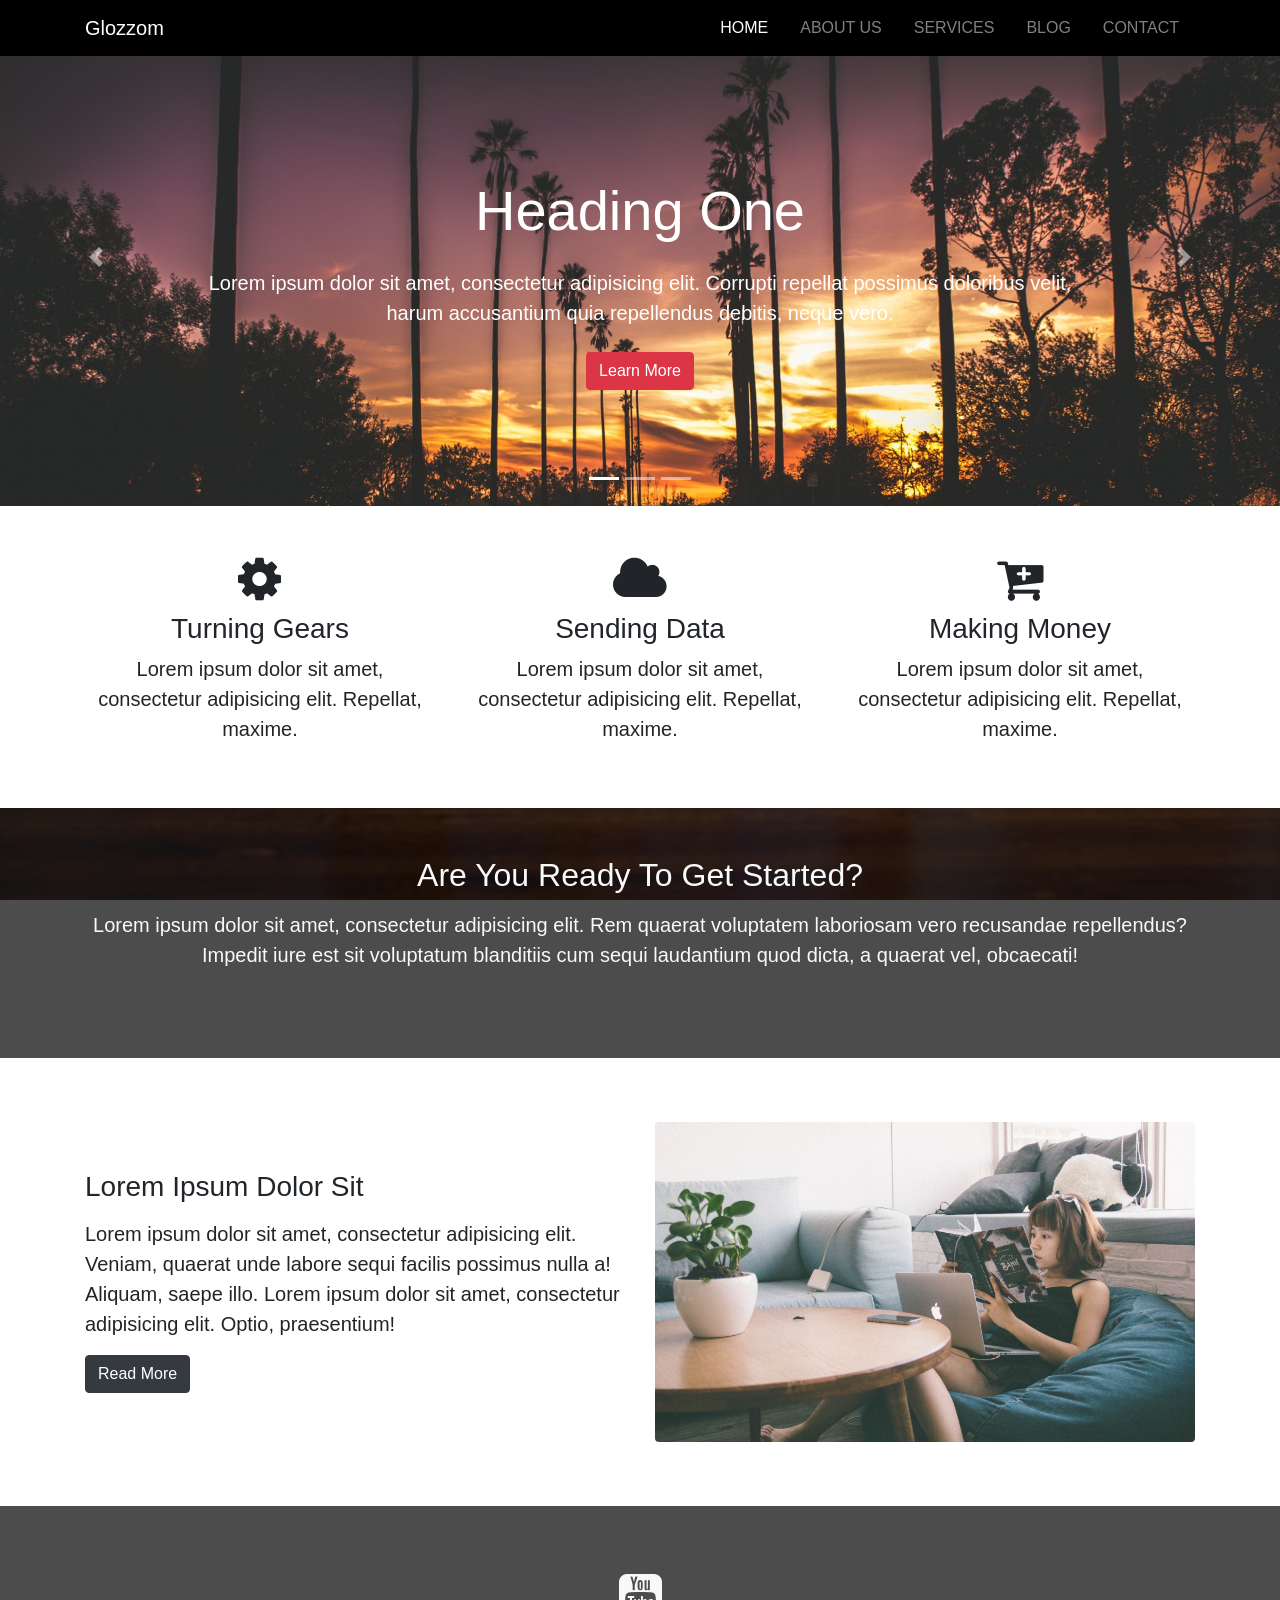
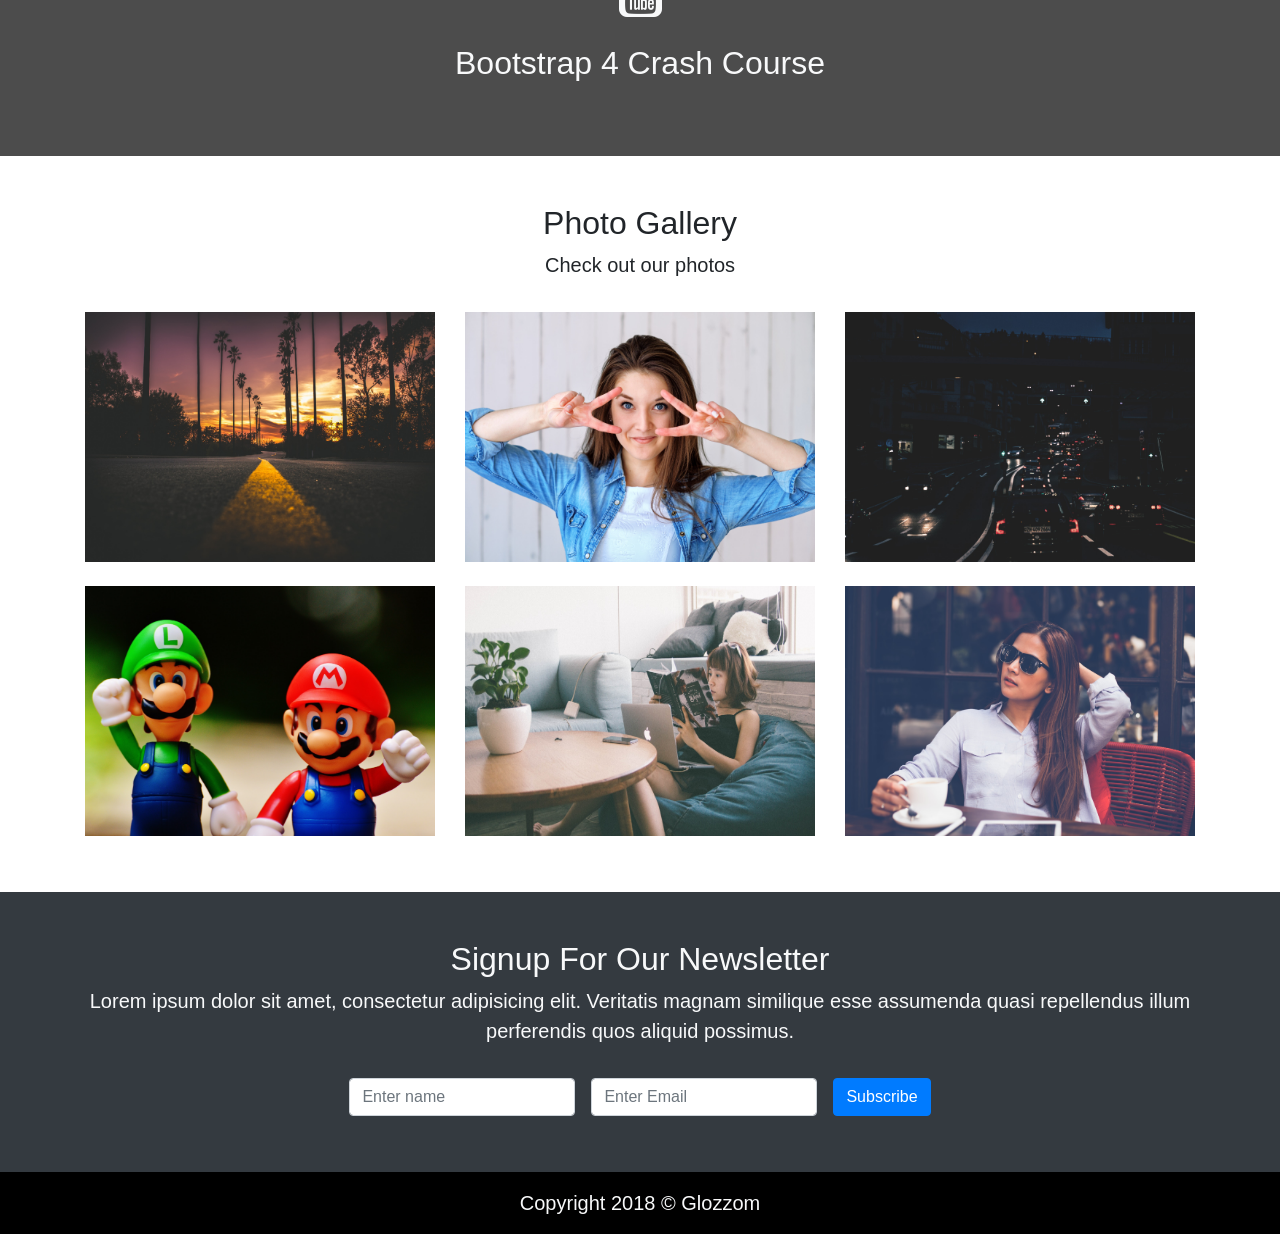
<file: work/glozzom/src/indexx.html>
<!DOCTYPE html>
<html lang="en">
<head>
  <meta charset="UTF-8">
  <meta name="viewport" content="width=device-width, initial-scale=1.0">
  <meta http-equiv="X-UA-Compatible" content="ie=edge">
  <link rel="stylesheet" href="css/uikit.min.css">
  <link rel="stylesheet" href="css/font-awesome.min.css">
  <link rel="stylesheet" href="css/bootstrap.css">
  <link rel="stylesheet" href="css/style.css">
  <link rel="shortcut icon" type="image/x-icon" href="img/icon.png">
  <title>Glozzom</title>
</head>
<body>
 <!-- Navigation -->
 <nav class="navbar navbar-dark navbar-expand-md" uk-sticky="top: 200; animation: uk-animation-slide-top; bottom: #sticky-on-scroll-up">
   <div class="container">
     <a href="index.html" class="navbar-brand">Glozzom</a>
     <button class="navbar-toggler navbar-toggler-right" data-toggle="collapse" data-target="#navbarNav">
       <span class="navbar-toggler-icon"></span>
     </button>
     <div id="navbarNav" class="collapse navbar-collapse">
       <ul class="navbar-nav ml-auto">
         <li class="nav-item active">
           <a class="nav-link" href="index.html">Home</a>
         </li>
         <li class="nav-item">
           <a class="nav-link" href="about.html">About Us</a>
         </li>
         <li class="nav-item">
           <a class="nav-link" href="services.html">Services</a>
         </li>
         <li class="nav-item">
           <a class="nav-link" href="blog.html">Blog</a>
         </li>
         <li class="nav-item">
           <a class="nav-link" href="contact.html">Contact</a>
         </li>
       </ul>
      </div>
    </div>
  </nav>
  <!-- Carousel Slider -->
  <section id="showcase" class="bg-dark">
    <div id="myCarousel" class="carousel slide" data-ride="carousel">
      <ol class="carousel-indicators">
        <li data-slide-to="0" data-target="#myCarousel" class="active"></li>
        <li data-slide-to="1" data-target="#myCarousel"></li>
        <li data-slide-to="2" data-target="#myCarousel"></li>
      </ol>
      <div class="carousel-inner">
        <div class="carousel-item carousel-img-1 active">
          <div class="container">
            <div class="carousel-caption mb-5 pb-5">
              <h2 class="display-4">Heading One</h2>
              <p class="lead my-4">Lorem ipsum dolor sit amet, consectetur adipisicing elit. Corrupti repellat possimus doloribus velit, harum accusantium quia repellendus debitis, neque vero.</p>
              <a href="#" class="btn btn-danger">Learn More</a>
            </div>
          </div>
        </div>
        <div class="carousel-item carousel-img-2">
          <div class="container">
            <div class="carousel-caption mb-5 pb-5 text-right">
              <h2 class="display-4">Heading Two</h2>
              <p class="lead my-4">Lorem ipsum dolor sit amet, consectetur adipisicing elit. Corrupti repellat possimus doloribus velit, harum accusantium quia repellendus debitis, neque vero.</p>
              <a href="#" class="btn btn-success">Learn More</a>
            </div>
          </div>
        </div>
        <div class="carousel-item carousel-img-3">
          <div class="container">
            <div class="carousel-caption text-left text-light mb-5 pb-5">
              <h2 class="display-4">Heading Three</h2>
              <p class="lead my-4">Lorem ipsum dolor sit amet, consectetur adipisicing elit. Corrupti repellat possimus doloribus velit, harum accusantium quia repellendus debitis, neque vero.</p>
              <a href="#" class="btn btn-outline-light">Learn More</a>
            </div>
          </div>
        </div>
      </div>
      <a href="#myCarousel" class="carousel-control-prev pb-5" data-slide="prev">
        <span class="carousel-control-prev-icon"></span>
      </a>
      <a href="#myCarousel" class="carousel-control-next pb-5" data-slide="next">
        <span class="carousel-control-next-icon"></span>
      </a>
    </div>
  </section>
  <!-- Home Icon -->
  <section id="home-icon" class="py-5 text-center">
    <div class="container">
      <div class="row">
        <div class="col-md-4">
          <i class="fa fa-gear"></i>
          <h3 class="my-2">Turning Gears</h3>
          <p class="lead">Lorem ipsum dolor sit amet, consectetur adipisicing elit. Repellat, maxime.</p>
        </div>
        <div class="col-md-4">
          <i class="fa fa-cloud"></i>
          <h3 class="my-2">Sending Data</h3>
          <p class="lead">Lorem ipsum dolor sit amet, consectetur adipisicing elit. Repellat, maxime.</p>
        </div>
        <div class="col-md-4">
          <i class="fa fa-cart-plus"></i>
          <h3 class="my-2">Making Money</h3>
          <p class="lead">Lorem ipsum dolor sit amet, consectetur adipisicing elit. Repellat, maxime.</p>
        </div>
      </div>
    </div>
  </section>
  <!-- Home Get Started -->
  <section id="home-getstarted" class="text-center text-light">
    <div class="dark-overlay">
      <div class="container">
        <div class="row py-5">
          <div class="col">
            <h2>Are You Ready To Get Started?</h2>
            <p class="lead mt-3">Lorem ipsum dolor sit amet, consectetur adipisicing elit. Rem quaerat voluptatem laboriosam vero recusandae repellendus? Impedit iure est sit voluptatum blanditiis cum sequi laudantium quod dicta, a quaerat vel, obcaecati!</p>
          </div>
        </div>
      </div>
    </div>
  </section>
  <!-- Home Info -->
  <section id="home-info">
    <div class="container">
      <div class="row py-5">
        <div class="col-md-6 align-self-center">
          <h3>Lorem Ipsum Dolor Sit</h3>
          <p class="lead my-3">Lorem ipsum dolor sit amet, consectetur adipisicing elit. Veniam, quaerat unde labore sequi facilis possimus nulla a! Aliquam, saepe illo. Lorem ipsum dolor sit amet, consectetur adipisicing elit. Optio, praesentium!</p>
          <a href="#" class="btn btn-dark">Read More</a>
        </div>
        <div class="col-md-6">
          <img src="img/image5.jpeg" class="img-fluid rounded my-3" alt="PC">
        </div>
      </div>
    </div>
  </section>
  <!-- Home Video -->
  <section id="home-video" class="text-center text-light">
    <div class="dark-overlay">
      <div class="container">
        <div class="row py-5 my-3">
          <div class="col">
            <div uk-lightbox>
              <a href="https://youtu.be/aXRS-YzWyJw" class="text-light">
                <i class="fa fa-youtube-square"></i>
              </a>
            </div>
            <h2 class="mt-4">Bootstrap 4 Crash Course</h2>
          </div>
        </div>
      </div>
    </div>
  </section>
  <!-- Photo Gallery -->
  <section id="gallery" class="py-5 text-center" uk-lightbox>
    <div class="container">
      <div class="row">
        <div class="col">
          <h2>Photo Gallery</h2>
          <p class="lead">Check out our photos</p>
        </div>
      </div>
      <div class="row py-0 py-sm-3">
        <div class="col-md-4">
          <div>
            <a href="img/image1.jpeg">
              <img src="img/image1.jpeg" class="img-fluid" alt="">
            </a>
          </div>
        </div>
        <div class="col-md-4">
          <div>
            <a href="img/bg1.jpeg">
              <img src="img/bg1.jpeg" class="img-fluid" alt="">
            </a>
          </div>
        </div>
        <div class="col-md-4">
          <div>
            <a href="img/image3.jpeg">
              <img src="img/image3.jpeg" class="img-fluid" alt="">
            </a>
          </div>
        </div>
      </div>
      <div class="row py-0 py-sm-2">
        <div class="col-md-4">
          <div>
            <a href="img/image4.jpeg">
              <img src="img/image4.jpeg" class="img-fluid" alt="">
            </a>
          </div>
        </div>
        <div class="col-md-4">
          <div>
            <a href="img/image5.jpeg">
              <img src="img/image5.jpeg" class="img-fluid" alt="">
            </a>
          </div>
        </div>
        <div class="col-md-4">
          <div>
            <a href="img/image6.jpeg">
              <img src="img/image6.jpeg" class="img-fluid" alt="">
            </a>
          </div>
        </div>
      </div>
    </div>
  </section>
  <!-- Newletter -->
  <section id="newsletter" class="py-5 bg-dark text-center text-light">
    <div class="container">
      <div class="row">
        <div class="col">
          <h2>Signup For Our Newsletter</h2>
          <p class="lead">Lorem ipsum dolor sit amet, consectetur adipisicing elit. Veritatis magnam similique esse assumenda quasi repellendus illum perferendis quos aliquid possimus.</p>
          <form action="#" class="form-inline justify-content-center mt-4" method="POST">
            <label class="sr-only" for="name">name</label>
            <input type="text" placeholder="Enter name" class="form-control m-2">
            <label class="sr-only" for="email">Email</label>
            <input type="email" placeholder="Enter Email" class="form-control m-2">
            <input type="submit" class="btn btn-primary m-2" value="Subscribe">
          </form>
        </div>
      </div>
    </div>
  </section>
  <!-- Footer -->
  <footer id="copyright" class="py-3 text-light text-center">
    <div class="container">
      <div class="row">
        <div class="col">
          <p class="lead mb-0">Copyright 2018 © Glozzom</p>
        </div>
      </div>
    </div>
  </footer>

  <script src="js/jquery.min.js"></script>
  <script src="js/popper.min.js"></script>
  <script src="js/bootstrap.min.js"></script>
  <script src="js/uikit.min.js"></script>
  <script src="js/uikit-icons.min.js"></script>
  <script src="js/main.js"></script>
</body>
</html>
</file>
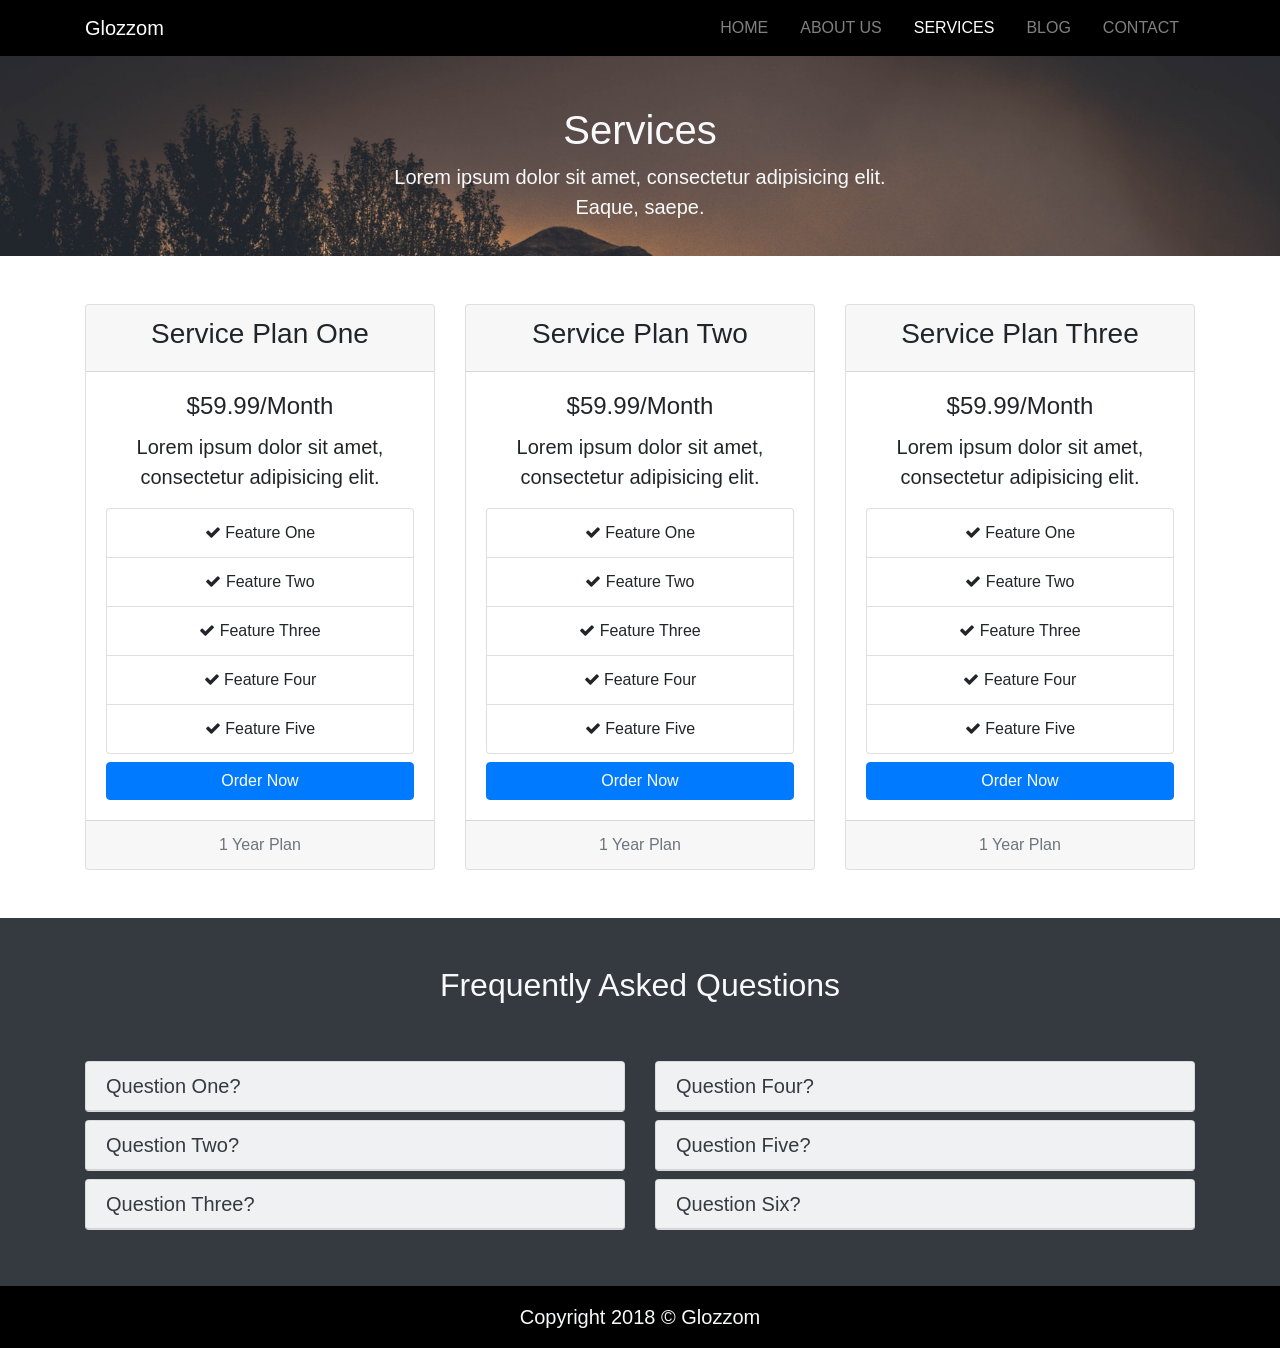
<file: work/glozzom/src/services.html>
<!DOCTYPE html>
<html lang="en">
<head>
  <meta charset="UTF-8">
  <meta name="viewport" content="width=device-width, initial-scale=1.0">
  <meta http-equiv="X-UA-Compatible" content="ie=edge">
  <link rel="stylesheet" href="css/uikit.min.css">
  <link rel="stylesheet" href="css/slick.css">
  <link rel="stylesheet" href="css/slick-theme.css">
  <link rel="stylesheet" href="css/font-awesome.min.css">
  <link rel="stylesheet" href="css/bootstrap.css">
  <link rel="stylesheet" href="css/style.css">
  <link rel="shortcut icon" type="image/x-icon" href="img/icon.png">
  <title>Glozzom</title>
</head>
<body>
 <!-- Navigation -->
 <nav class="navbar navbar-dark navbar-expand-md" uk-sticky="top: 200; animation: uk-animation-slide-top; bottom: #sticky-on-scroll-up">
   <div class="container">
     <a href="index.html" class="navbar-brand">Glozzom</a>
     <button class="navbar-toggler navbar-toggler-right" data-toggle="collapse" data-target="#navbarNav">
       <span class="navbar-toggler-icon"></span>
     </button>
     <div id="navbarNav" class="collapse navbar-collapse">
       <ul class="navbar-nav ml-auto">
         <li class="nav-item">
           <a class="nav-link" href="index.html">Home</a>
         </li>
         <li class="nav-item">
           <a class="nav-link" href="about.html">About Us</a>
         </li>
         <li class="nav-item active">
           <a class="nav-link" href="services.html">Services</a>
         </li>
         <li class="nav-item">
           <a class="nav-link" href="blog.html">Blog</a>
         </li>
         <li class="nav-item">
           <a class="nav-link" href="contact.html">Contact</a>
         </li>
       </ul>
      </div>
    </div>
  </nav>

  <header id="page-header">
    <div class="container">
      <div class="row">
        <div class="col-md-6 m-auto text-center text-light">
          <h1>Services</h1>
          <p class="lead">Lorem ipsum dolor sit amet, consectetur adipisicing elit. Eaque, saepe.</p>
        </div>
      </div>
    </div>
  </header>
  <!-- About Section -->
  <section id="services" class="py-5">
    <div class="container">
      <div class="row">
        <div class="col-md-4">
          <div class="card text-center">
            <div class="card-header">
              <h3>Service Plan One</h3>
            </div>
            <div class="card-body">
              <div class="card-title">
                <h4>$59.99/Month</h4>
              </div>
              <div class="card-text">
                <p class="lead">Lorem ipsum dolor sit amet, consectetur adipisicing elit.</p>
              </div>
              <ul class="list-group">
                <li class="list-group-item">
                  <i class="fa fa-check"></i> Feature One
                </li>
                <li class="list-group-item">
                  <i class="fa fa-check"></i> Feature Two
                </li>
                <li class="list-group-item">
                  <i class="fa fa-check"></i> Feature Three
                </li>
                <li class="list-group-item">
                  <i class="fa fa-check"></i> Feature Four
                </li>
                <li class="list-group-item">
                  <i class="fa fa-check"></i> Feature Five
                </li>
              </ul>
              <a href="#" class="btn btn-block btn-primary mt-2">Order Now</a>
            </div>
            <div class="card-footer">
              <p class="text-muted mb-0">1 Year Plan </p>
            </div>
          </div>
        </div>
        <div class="col-md-4">
          <div class="card text-center">
            <div class="card-header">
              <h3>Service Plan Two</h3>
            </div>
            <div class="card-body">
              <div class="card-title">
                <h4>$59.99/Month</h4>
              </div>
              <div class="card-text">
                <p class="lead">Lorem ipsum dolor sit amet, consectetur adipisicing elit.</p>
              </div>
              <ul class="list-group">
                <li class="list-group-item">
                  <i class="fa fa-check"></i> Feature One
                </li>
                <li class="list-group-item">
                  <i class="fa fa-check"></i> Feature Two
                </li>
                <li class="list-group-item">
                  <i class="fa fa-check"></i> Feature Three
                </li>
                <li class="list-group-item">
                  <i class="fa fa-check"></i> Feature Four
                </li>
                <li class="list-group-item">
                  <i class="fa fa-check"></i> Feature Five
                </li>
              </ul>
              <a href="#" class="btn btn-block btn-primary mt-2">Order Now</a>
            </div>
            <div class="card-footer">
              <p class="text-muted mb-0">1 Year Plan </p>
            </div>
          </div>
        </div>
        <div class="col-md-4">
          <div class="card text-center">
            <div class="card-header">
              <h3>Service Plan Three</h3>
            </div>
            <div class="card-body">
              <div class="card-title">
                <h4>$59.99/Month</h4>
              </div>
              <div class="card-text">
                <p class="lead">Lorem ipsum dolor sit amet, consectetur adipisicing elit.</p>
              </div>
              <ul class="list-group">
                <li class="list-group-item">
                  <i class="fa fa-check"></i> Feature One
                </li>
                <li class="list-group-item">
                  <i class="fa fa-check"></i> Feature Two
                </li>
                <li class="list-group-item">
                  <i class="fa fa-check"></i> Feature Three
                </li>
                <li class="list-group-item">
                  <i class="fa fa-check"></i> Feature Four
                </li>
                <li class="list-group-item">
                  <i class="fa fa-check"></i> Feature Five
                </li>
              </ul>
              <a href="#" class="btn btn-block btn-primary mt-2">Order Now</a>
            </div>
            <div class="card-footer">
              <p class="text-muted mb-0">1 Year Plan </p>
            </div>
          </div>
        </div>
      </div>
    </div>
  </section>
  <section id="faq" class="bg-dark py-5 text-light">
    <div class="container">
      <h2 class="text-center">Frequently Asked Questions</h2>
      <div class="row pt-5">
        <div class="col-md-6">
          <div id="accordion">
            <div class="card bg-light text-dark mb-2">
              <div class="card-header" id="headingOne">
                <a href="#collapseOne" class="text-dark" data-toggle="collapse" data-parent="#accordion">
                  <h5 class="mb-0">Question One?</h5>
                </a>
              </div>
              <div id="collapseOne" class="collapse">
                <div class="card-body lead">
                  Lorem ipsum dolor sit amet, consectetur adipisicing elit. At praesentium, necessitatibus qui deleniti. Eum harum porro repudiandae adipisci repellat saepe?
                </div>
              </div>
            </div>
            <div class="card bg-light text-dark mb-2">
              <div class="card-header" id="headingTwo">
                <a href="#collapseTwo" class="text-dark" data-toggle="collapse" data-parent="#accordion">
                  <h5 class="mb-0">Question Two?</h5>
                </a>
              </div>
              <div id="collapseTwo" class="collapse">
                <div class="card-body lead">
                  Lorem ipsum dolor sit amet, consectetur adipisicing elit. At praesentium, necessitatibus qui deleniti. Eum harum porro repudiandae adipisci repellat saepe?
                </div>
              </div>
            </div>
            <div class="card bg-light text-dark mb-2">
              <div class="card-header" id="headingThree">
                <a href="#collapseThree" class="text-dark" data-toggle="collapse" data-parent="#accordion">
                  <h5 class="mb-0">Question Three?</h5>
                </a>
              </div>
              <div id="collapseThree" class="collapse">
                <div class="card-body lead">
                  Lorem ipsum dolor sit amet, consectetur adipisicing elit. At praesentium, necessitatibus qui deleniti. Eum harum porro repudiandae adipisci repellat saepe?
                </div>
              </div>
            </div>
          </div>
        </div>
        <div class="col-md-6">
          <div id="accordion">
            <div class="card bg-light text-dark mb-2">
              <div class="card-header" id="headingFour">
                <a href="#collapseFour" class="text-dark" data-toggle="collapse" data-parent="#accordion">
                  <h5 class="mb-0">Question Four?</h5>
                </a>
              </div>
              <div id="collapseFour" class="collapse">
                <div class="card-body lead">
                  Lorem ipsum dolor sit amet, consectetur adipisicing elit. At praesentium, necessitatibus qui deleniti. Eum harum porro repudiandae adipisci repellat saepe?
                </div>
              </div>
            </div>
            <div class="card bg-light text-dark mb-2">
              <div class="card-header" id="headingFive">
                <a href="#collapseFive" class="text-dark" data-toggle="collapse" data-parent="#accordion">
                  <h5 class="mb-0">Question Five?</h5>
                </a>
              </div>
              <div id="collapseFive" class="collapse">
                <div class="card-body lead">
                  Lorem ipsum dolor sit amet, consectetur adipisicing elit. At praesentium, necessitatibus qui deleniti. Eum harum porro repudiandae adipisci repellat saepe?
                </div>
              </div>
            </div>
            <div class="card bg-light text-dark mb-2">
              <div class="card-header" id="headingSix">
                <a href="#collapseSix" class="text-dark" data-toggle="collapse" data-parent="#accordion">
                  <h5 class="mb-0">Question Six?</h5>
                </a>
              </div>
              <div id="collapseSix" class="collapse">
                <div class="card-body lead">
                  Lorem ipsum dolor sit amet, consectetur adipisicing elit. At praesentium, necessitatibus qui deleniti. Eum harum porro repudiandae adipisci repellat saepe?
                </div>
              </div>
            </div>
          </div>
        </div>
      </div>
    </div>
  </section>
  <!-- Footer -->
  <footer id="copyright" class="py-3 text-light text-center">
    <div class="container">
      <div class="row">
        <div class="col">
          <p class="lead mb-0">Copyright 2018 © Glozzom</p>
        </div>
      </div>
    </div>
  </footer>

  <script src="js/jquery.min.js"></script>
  <script src="js/popper.min.js"></script>
  <script src="js/bootstrap.min.js"></script>
  <script src="js/uikit.min.js"></script>
  <script src="js/uikit-icons.min.js"></script>
  <script src="js/slick.js"></script>
  <script src="js/main.js"></script>
</body>
</html>
</file>
<file: vendors/css/grid.css>
/*  SECTIONS  ============================================================================= */

.section {
	clear: both;
	padding: 0px;
	margin: 0px;
}

/*  GROUPING  ============================================================================= */


.row:before,
.row:after {
    content:"";
    display:table;
}
.row:after {
    clear:both;
}
.row {
    zoom:1; /* For IE 6/7 (trigger hasLayout) */
}

/*  GRID COLUMN SETUP   ==================================================================== */

.col {
	display: block;
	float:left;
	margin: 1% 0 1% 1.6%;
}

.col:first-child { margin-left: 0; } /* all browsers except IE6 and lower */


/*  REMOVE MARGINS AS ALL GO FULL WIDTH AT 480 PIXELS */

@media only screen and (max-width: 480px) {
	.col { 
		margin: 1% 0 1% 0%;
	}
}
/*  GRID OF TWO   ============================================================================= */


.span_2_of_2 {
	width: 100%;
}

.span_1_of_2 {
	width: 49.2%;
}

/*  GO FULL WIDTH AT LESS THAN 480 PIXELS */

@media only screen and (max-width: 480px) {
	.span_2_of_2 {
		width: 100%; 
	}
	.span_1_of_2 {
		width: 100%; 
	}
}
/*  GRID OF THREE   ============================================================================= */

	
.span_3_of_3 {
	width: 100%; 
}

.span_2_of_3 {
	width: 66.13%; 
}

.span_1_of_3 {
	width: 32.26%; 
}


/*  GO FULL WIDTH AT LESS THAN 480 PIXELS */

@media only screen and (max-width: 480px) {
	.span_3_of_3 {
		width: 100%; 
	}
	.span_2_of_3 {
		width: 100%; 
	}
	.span_1_of_3 {
		width: 100%;
	}
}
/*  GRID OF FOUR   ============================================================================= */

	
.span_4_of_4 {
	width: 100%; 
}

.span_3_of_4 {
	width: 74.6%; 
}

.span_2_of_4 {
	width: 49.2%; 
}

.span_1_of_4 {
	width: 23.8%; 
}


/*  GO FULL WIDTH AT LESS THAN 480 PIXELS */

@media only screen and (max-width: 480px) {
	.span_4_of_4 {
		width: 100%; 
	}
	.span_3_of_4 {
		width: 100%; 
	}
	.span_2_of_4 {
		width: 100%; 
	}
	.span_1_of_4 {
		width: 100%; 
	}
}
</file>
<file: resources/css/style.css>
/* basic setup*/
*{
    margin: 0;
    padding: 0;
    box-sizing: border-box;
}
html{
    font-size: 62.5%;
    scroll-behavior: smooth;
}
body{
    font-family: 'Titillium Web', sans-serif;
    text-rendering: optimizeLegibility;
}
ul li{
    list-style-type: none;
}
/*heading */
h1{
    font-size: 4.2rem;
    color: #fff;
    font-weight: 600;
   
}
/*.clearfix::after{
    content: "";
    display: table;
    clear: both;
    height: 0;
    visibility: hidden;
}
*/
/*hero section*/

a{
    text-decoration: none;
}
.xcontainer{
    width: 100%;
    display: flex;
    align-items: center;
    justify-content: center;
    position: absolute;
    margin-top: 6.5%;
    
}
#home{
    position: relative;
}
#home .hero{
    max-width: 1100px;
    padding:0 50px;
    justify-content: 50px;
}
#home h1{
    display: block;
    width: ;
    font-size: 4rem;
    position: relative;
    color: transparent;
    animation: text_reveal .5s ease forwards;
    animation-delay: 1s;
}
#home h1:nth-child(1){
    animation-delay: 1s;
}
#home h1:nth-child(2){
    animation-delay: 2s;
}
#home h1:nth-child(3){
    animation: text_reveal_name .5s ease forwards;
    animation-delay: 3s;
}


#home h1 span{
    position: absolute;
    top: 0;
    left: 0;
    height: 100%;
    width: 0%;
    background-color: crimson;
    animation: text_reveal_box 1s ease;
    animation-delay: .5s;
}
#home h1:nth-child(1) span{
    animation-delay: .5s;
}
#home h1:nth-child(2) span{
    animation-delay: 1.5s;
}
#home h1:nth-child(3) span{
    animation-delay: 2.5s;
}
#home .cta{
    display: inline-block;
    padding: 10px 30px;
    color: white;
    background-color: transparent;
    border: 2px solid crimson;
    font-size: 2rem;
    text-transform: uppercase;
    letter-spacing: .1rem;
    margin-top: 30px;
    transition: .3s ease;
    border-radius: 3px;
    transition-property: background-color, color;
}
#home .cta:hover {
    color: white;
    background-color:crimson;
}
/* keyframes*/
@keyframes text_reveal_box {
    50% {
        width: 100%;
        left: 0;
    }
    100% {
        width: 0;
        left: 100%;
    }
}
@keyframes text_reveal{
    100%{
        color: white;
    }
}
@keyframes text_reveal_name{
    100%{
        color: crimson;
        font-weight: 500;
    }
}

/* Reusable components*/
.row{
    max-width: 114rem;
    margin: 0 auto;
}
section{
    padding: 8rem 0;
}
.btn:link,
.btn:visited,
.btn{
    background: #333;
    border-bottom: .3rem solid #000;
    color: #fff;
    text-decoration: none;
    text-transform: uppercase;
    padding: 1.5rem 6rem;
    border-radius: .4rem;
    display: inline-block;
    font-size: 1.6rem;
}
/* Header Section
header{
    background: #87509c;
    height: 85vh;
    position: relative;
}*/


header{
    background: linear-gradient(rgba(76, 44, 90, 0.8),rgba(0, 0, 0, 0.8)), url(../img/bg1.jpg);
    background-repeat: no-repeat;
    background-size: cover;
    background-position: center top;
    height: 90vh;
    position: relative;
    background-attachment: fixed;}
.logo{
    height:5.5rem;
    width: auto;
    float: left;
    margin-top: 2.4rem;
}

/*main nav*/
.main-nav{
    float: right; 
    margin-top: 4rem;
}

.main-nav li{
    display: inline-block;
    margin-left: .5rem;    
}
.main nav li:first-child{
    margin-left: 0;
}
.main-nav li a:link,
.main-nav li a:visited{
    color: #fff;
    font-size: 1.5rem;
    font-weight: 600;
    text-decoration: none;
    text-transform: uppercase;
    background: rgba(100, 58, 121, 0);
    padding: 1rem 1.2rem;
    border-radius: .4rem;
    display: inline-block;
    transition: .4s;
    
}

.main-nav li:hover a:link,
.main-nav li:hover a:visited{
 background: #fff;
    color: crimson;
    

  
}
/*.main-nav li.active a{
background: rgba(100, 58, 121, 1); 
border-radius: .4rem;
}

sticky class*/
.sticky{
    position: fixed;
    top: 0;
    left: 0;
    width: 100%;
    background: rgba(76, 44, 90, 0.9);
    padding: 1rem 0;
    box-shadow: 0 .1rem .5rem rgba(255,255,255,0.9);
    z-index: 9999;
    
  
}
.sticky .logo{
    margin-top: 0;
    
}
.sticky .main-nav{
    margin-top: 1rem;
    
}
.sticky .main-nav li{
    margin-top: 0rem;
    
    padding: 0rem;
}



.hero-text-box h1{
    margin: 0;
    position: absolute;
    top: 50%;
    left: 50%;
    margin-right: -50%;
    transform: translate(-50%, -50%) }
   
    
}
.hero-text-box{
    
}
.btn-hero{
     position: absolute;
    top: 50%;
    left: 50%;
    transform: translate(-50%,-50%); 
    margin-top: 10rem;
}
.btn-hero:link,
.btn-hero:visited{
    background: #eb7d4b;
    border-color: #c86a40;
}
/*mobile menu*/
.mobile-menu span{
    color: #fff;
    font-size: 4rem;
    float: right;
    margin-top: 2rem;
    margin-right: 2rem;
    display: none;
}
.mobile-menu span:hover{
    cursor: pointer;
}


.overlay {
    width: 0;
    height: 100%;
    position: fixed;
    top: 0;
    left: 0;
    background-color: rgba(0,0,0,0.9);
    z-index: 1;
    overflow-x: hidden;
    transition: .5s;
}
.overlay-content{
    position: relative;
    top: 20%;
    width: 100%;
    text-align: center;    
}
.overlay a {
    text-decoration: none;
    display: block;
    font-size: 3rem;
    text-transform: uppercase;
    letter-spacing: .3px;
    color: #999;
    padding: 1rem 0;
}
.overlay a:hover {
    color: #fff;
}
.overlay .closebtn {
    position: absolute;
    top: 2rem;
    right: 4rem;
    font-size: 6rem;
}

.sticky .mobile-menu span {
    margin-top: ;
    line-height: 0;
}


/*about section*/
#about .row .my-image{
    width: 30rem;

    height: 30rem;
    border-radius: .4rem;
    margin-left: 4rem;
   
}

.mytext{
    font-size: 2rem;
    text-align: justify;
    padding: 4rem;
}
/*.about-me{
    background: #e7f1f8;
}*/
.about-me{
    background: linear-gradient(rgba(232, 241, 248, 0.92),rgba(231, 241, 248, 0.92)), url(../img/bgy.jpg);
    background-repeat: no-repeat;
    background-size: cover;
     height: auto;
    background-position: center top;
    background-attachment: fixed;
}
.about-me h1{
    color: #3c4761;
    text-align: center;
    text-transform: uppercase;
    font-weight: 500;
    
}
#about h1 span{
    color: crimson;
    
    
}
.social-link{
    margin-left: 4rem;
      
}
.social-link ul li{
    display: inline-block;
    margin: .5rem;
}
.social-link ul li a:link{
    color: #fff;
}
.fab,.fas{
     color: crimson;
}

.social-link ul li a:link i::before{
    /*background: rgb(189, 194, 223);*/
    width: 2.5rem;
    height: 2.5rem;
    border-radius: 50%;
    display: inline-block;
    font-size: 3rem;
    padding: 1.5rem;
    transition: .5s;
}

.social-link ul li a:hover i::before{
    /*background: #70eaea;*/
    transform: rotate(360deg);
    color: #3c4761;
}

/*service section*/
.services-section{
    background: linear-gradient(rgba(23, 194, 164, 0.8),rgba(23, 194, 164, 0.8)), url(../img/f.jpg);
    background-repeat: no-repeat;
    background-size: cover;
     height: auto;
    background-position: center top;

}
#servicez h1{
    text-transform: uppercase;
    font-weight: 500;
}

.services-section {
    color: #fff;
    text-align: center;
    
   /* background: #17c2a4;*/
}
.services-icon{
    margin-bottom: 1rem;
    margin-top: 3rem;
    width: 11rem;
    height: 10rem;
}
.description{
    text-align:justify;
    font-size: 1.8rem;
    padding: 1rem;
    letter-spacing: .05rem;
    color: #fff;
}
 

h3{
    font-size: 2.5rem;
    margin-bottom: 2rem;
    font-weight: 500;
     color: #3c4761;
    text-transform: uppercase;
}
/*skill section*/
.skill-section {
    background: linear-gradient(rgba(255, 255, 255, 0.9),rgba(255, 255, 255, 0.9)), url(../img/skill2.jpg);
    background-repeat: no-repeat;
    background-size: cover;
     height: auto;
    background-position: center top;
     background-attachment: fixed;
}

.skill-section h2,
.skill-section h3{
    color: 3c4761;
}
.skill-section h2{
    font-size: 4rem;
    font-weight: 600;
    text-align: center;
    margin-bottom: 8rem;
    
}
.skill-section {
    text-align: center;
}
   
.skill-section box{
    margin-top: 4.5rem;
}
svg.radial-progress circle{
    stroke-width:6;
}
svg.radial-progress text{
    fill:#3c4761;
    font-size: 1.5rem;
}
svg.htmlcss circle{
    stroke:#E14721;
}
svg.bootstrap circle{
    stroke:#553C7C;
}
svg.javascript circle{
    stroke:#E2C32D;
}
svg.wordpress circle{
    stroke:#2E70AB;
}

/*portfolio section*/

.portfolio-section{
    text-align: center;
     /*background: linear-gradient(rgba(255, 221, 153, 0.7),rgba(255, 221, 153, 0.7)), url(../img/g.jpg);*/
    background: linear-gradient(rgba(46, 112, 171, 0.7),rgba(46, 112, 171, 0.7)),url(../img/xa.jpg);
    background-repeat: no-repeat;
    background-size: cover;
     height:auto;
    background-position: center top;
}
.portfolio-section h2{
    color: #fff;
    font-size: 4rem;
    font-weight: 600;
    margin-bottom: 1rem;
}
.portfolio-section .ld{
    color: #fff;
    font-size: 2rem;
    font-weight: 600;
    margin-bottom: 3rem;
}
.portfolio-filter{
    margin-bottom: 4.5rem;
}
.portfolio-filter button{
   width: 11%;
     background: #553C7C;
    font-size: 1.6rem;
    padding: 1rem 1rem;
    border: 0;
    border-radius: .5rem;
    color: #fff;
    margin: 0 .5rem;
    outline: none;
    transition: .5s;
}
.portfolio-filter button:hover{
    cursor: pointer;
    box-shadow: inset 0 .3rem 5rem #fff;
}
.portfolio-image{
    width: 70%;
    height: auto;
}

.portfolio-image:hover{
    background-blend-mode:overlay;
    background-color: black;
}



.portfolio-section .col:nth-child(3){
    margin-left: 0;
}
.portfolio-section .col:nth-child(5){
    margin-left: 0;
}
.portfolio-section .col:nth-child(7){
    margin-left: 0;
}

.portfolio-section .btn-load-more{
     margin-top: 4rem;
    background: #553C7C;
    border-color: #3c4761;
    transition: .5s;
}

.portfolio-section .btn-load-more:hover{
   cursor: pointer;
    box-shadow: inset 0 .3rem 5rem #fff;
}
.portfolio-section .mixitup-control-active{
    box-shadow: inset 0 .3rem 5rem #fff;   
}
#portfolio .box{
   /* border: .2rem solid #000;*/
    width 70%;
    height: 50%;
    position: relative;
    overflow: hidden;
    margin: 5px 0;
    box-sizing: border-box;
}
#portfolio .box img{
    width: 70%;
    height: auto;
}
#portfolio .portfolio-image{
    width:40rem;
    height: 30rem;
}

#portfolio .content{
    color: #fff;
    background: rgba(0,0,0,0.8);
    position: absolute;
    top: -100%;
    left: 15%;
    width: 70%;
    height: 100%;
    padding: 20px;
    box-sizing: border-box;
    transition: all 0.5s;
    align-items: center;
}
#portfolio .box:hover .content{
    top: 0;
}
#portfolio h3{
    border-bottom: 2px solid #fff;
    border-top: 2px solid #fff;
    padding: 20px 0;
    text-align: center;
}
#portfolio h3:hover{
    color: crimson;
}



/*contact*/
.contact-section{
    text-align: center;
    background: linear-gradient(rgba(60, 84, 153, 0.8), rgba(60, 84, 153, .8)), url(../img/py.jpg);
    background-repeat: no-repeat;
    background-size: cover;
    background-position: center;
    background-attachment: fixed;
    
}
.contact-section h2{
    color: #fff;
     font-size: 4rem;
    font-weight: 600;
    margin-bottom: 1rem;
    
}
.contact-section form{
    margin-top: 5rem;
    width: 70%;
    margin-left: 15%;
   
}
.contact-section input[type="text"],
.contact-section input[type="email"],
.contact-section textarea {
    background: #273a71;
    border:1rem solid #273a71;
    width: 100%;
    padding: 1rem;
    font-size: 1.8rem;
    color: #fff;
    margin: .7rem;
    outline: none;
    border-radius: .7rem;
    margin-bottom: 1rem;
}
.contact-section textarea{
    height: 20rem;
    
}
.contact-section form ::placeholder{
    color: #fff;
    opacity: 1;
}
.btn-submit {
    margin-top: 1.5rem;
    border: 0;
    border-bottom: .3rem solid #299ec5;
    background: #30bae7;
}
.btn-submit:hover{
    cursor: pointer;
}

/*footer*/
.footer-section{
    background: #344b8e;
    padding: 3rem 0;
    text-align: center;
    border-top: .1rem solid rgba(255, 255, 255, 0.3);
}
.footer-section li{
    display: inline-block;
    margin: 0 2rem;
    
}

.footer-section li a{
    color: #fff;
    text-decoration: none;
    text-transform: uppercase;
    font-size: 1.4rem;
}
.footer-section li a:hover{
    color: #30bae7;
}
</file>
<file: resources/css/responsive.css>
@media only screen and (max-width: 1024px){
    .mobile-menu span{
        display: block;
        
        
    }
    .logo, .main-nav{
        margin:0px 15px;
    }
    header{height:75vh;}
   .hero-text-box h1{
 
}
    .main-nav{
        display: none;
    }
    
    html{
        font-size: 57.5%
    }
}
@media only screen and (max-width: 980px){
    .span_1_of_4{
        width: 49.2%;
    }
    .span_1_of_4:nth-child(3){
        margin-left: 0;
    }
    .span_1_of_4:nth-child(5){
        margin-left: 0;
    }
    .span_1_of_4:nth-child(7){
        margin-left: 0;
    }
   
    html{
        font-size: 62.5%;
    }
     .description{
        margin: 0 1.5rem ;
    } 
}
@media only screen and (max-width: 768px){
    
    
    
    
   html{
        font-size: 50%;
    } 
    .contact-section form{
        width: 90%;
        margin-left: 5%;
        
    }
   .my-image{
         display: block;
  margin-left: auto;
  margin-right: auto;
  
    }
    
    
    .btn-hero{
          display: none;
    }
    
    
}
@media only screen and (max-width: 700px){
    
    .portfolio-filter button{
         font-size: 1.3rem;
    } 
    
}
@media only screen and (max-width: 600px){
    
    .portfolio-filter button{
         font-size: 1.4rem;
        padding: 1rem .5rem;
        width: 15%;
    } 
    
}
@media only screen and (max-width: 550px){
    
    .portfolio-filter button{
         font-size: 1.2rem;
        padding: 1rem .1rem;
        width: 15%;
    } 
    
}
@media only screen and (max-width: 480px) {
    .span_1_of_4 {
        width: 100%;
    }

    .portfolio-filter button {
        font-size: 1.2rem;
        padding: 1rem .1rem;
        width: 20%;
    }

header{height:63vh;}

    .hero-text-box h1 {
        margin-right: 1%;
        font-size: 3.5rem;
    }

    .footer-section li {

        margin: 0 1rem;
    }

    .portfolio-filter button {
        font-size: 1.5rem;
    }

}
</file>
<file: work/cuda-html-template/style.css>
/* = reset
================*/

html, body, div, span, object, iframe,
h1, h2, h3, h4, h5, h6, p, blockquote, pre,
abbr, address, cite, code,
del, dfn, em, img, ins, kbd, q, samp,
small, strong, sub, sup, var,
b, i,
dl, dt, dd, ol, ul, li,
fieldset, form, label, legend,
table, caption, tbody, tfoot, thead, tr, th, td,
article, aside, canvas, details, figcaption, figure,
footer, header, hgroup, menu, nav, section, summary,
time, mark, audio, video {
	margin:0;
	padding:0;
	border:0;
	outline:0;
	font-size:100%;
	vertical-align:baseline;
	background:transparent;
	font-family: 'Titillium Web', sans-serif;
	line-height: 1.5em;
}
body {
	line-height:1;
	font-family: 'Titillium Web', sans-serif;
}
article,aside,details,figcaption,figure,
footer,header,hgroup,menu,nav,section {
	display:block;
}
nav ul {
	list-style:none;
}
blockquote, q {
	quotes:none;
}
button {
	border: none;
	background: none;
	outline: none;
	text-transform: uppercase;
	padding: 3px 10px;
	outline: none !important;
}
blockquote:before, blockquote:after,
q:before, q:after {
	content:'';
	content:none;
}
li {
	list-style: none;
}
img {
	display: block;
	margin: 0 auto;
}
h1 {
	font-family: 'Titillium Web', sans-serif;
	font-size: 2.7em;
	font-weight: 600;
	color: #fff;
	padding-top: 10px;
	padding-bottom: 10px;
	text-transform: uppercase;
}
h2 {
	font-family: 'Titillium Web', sans-serif;
	font-size: 2.5em;
	font-weight: 700;
	color: #fff;
	padding-top: 5px;
	padding-bottom: 5px;
}

h3 {
	font-family: 'Titillium Web', sans-serif;
	font-size: 1.4em;
	font-weight: 700;
	color: #fff;
	line-height: 25px;
	padding-top: 5px;
	padding-bottom: 5px;
}
h4 {
	font-family: 'Titillium Web', sans-serif;
	font-size: 1.2em;
	font-weight: 300;
	color: #fff;
	line-height: 25px;
	padding-top: 5px;
	padding-bottom: 5px;
}
p {
	font-size: 1.1em;
	margin-bottom: 5px;
	display: block;
	margin-top: 5px;
	font-weight: 400;
}
a {
	margin:0;
	padding:0;
	font-size:100%;
	vertical-align:baseline;
	background:transparent;
	font-family: 'Titillium Web', sans-serif;
}
/* change colours to suit your needs */
ins {
	background-color:#ff9;
	color:#000;
	text-decoration:none;
}
/* change colours to suit your needs */
mark {
	background-color:#ff9;
	color:#000;
	font-style:italic;
	font-weight:bold;
}
del {
	text-decoration: line-through;
}
abbr[title], dfn[title] {
	border-bottom:1px dotted;
	cursor:help;
}
table {
	border-collapse:collapse;
	border-spacing:0;
}
/* change border colour to suit your needs */
hr {
	display:block;
	height:1px;
	border:0;
	border-top:1px solid #cccccc;
	margin:1em 0;
	padding:0;
}
input, select {
	vertical-align:middle;
}
.ccr-line {
	width: 87px;
	height: 3px;
	background: #14a58c;
	margin: 0 auto;
	margin-top: 0px;
	margin-bottom: 15px;
}
.ccr-button {
	text-align: center;
	width: auto;
	height: auto;
	display: block;
	margin: 0 auto;
	margin-top: 30px;
	padding: 18px 95px;
	border-bottom: 5px solid #c86a43;
	background: #eb7d4d;
	color: #fff;
	border-top: 0;
	border-left: 0;
	border-right: 0;
}
#ccr-back-top {
	position: fixed;
	right: 20px;
	bottom: 20px;
	z-index: 50;
	display: none;
	width: 35px;
	height: 35px;
	border-width: 4px;
	border-style: solid;
	border-color: transparent;
	background-color: #918f89;
	background-image: url(images/back-to-top.png);
	background-position: center center;
	background-repeat: no-repeat;
	text-indent: -9999px;
}
.mask {
	background-color: #FFF;
	width: 100%;
	height: 100%;
	position: fixed;
	z-index: 100000;
}
#loader {
	background: url(images/loader.gif) center center no-repeat;
	height: 50px;
	width: 50px;
	left: 50%;
	top: 50%;
	position: absolute;
	margin: -25px 0 0 -25px;
}

.element_from_top {
	top: -50px;
	padding-right: 0px;
	opacity: 0;
	position: relative;
}

.element_from_bottom {
	bottom: -50px;
	padding-left: 0px;
	opacity: 0;
	position: relative;
}

.element_from_left {
	left: -80px;
	opacity: 0;
	position: relative;
	padding-left: 0;
}

.element_from_right {
	right: -80px;
	padding-left: 0px;
	opacity: 0;
	position: relative;
}

.element_fade_in {
	opacity: 0;
	position: relative;
	padding-left: 0px;
	right: 0px;

}
.bounceIn {
	opacity: 0;
	position: relative;
	padding-left: 0px;
	right: 0px;
}
/* - Header
/*================================================*/
.ccr-headarea {
	padding-top: 55px;
}
.ccr-hbg {
	background: #87509c;
}
.ccr-logo {
	margin-left: 30px;
	margin-top: -7px;
}

/* - menu
===================================================*/
#ccr-header .ccr-menu .navbar-default {
	background: none;
	border: none;
	color: #fff;
}
#ccr-header .ccr-menu .navbar-nav>li {
	margin-left: 5px;
	margin-right: 5px;
}
#ccr-header .ccr-menu .nav li>a {
	color: #FFF;
	padding: 7px 15px;
}
#ccr-header .ccr-menu .navbar-default .navbar-nav>.active>a,#ccr-header .ccr-menu .navbar-default .navbar-nav>.active>a:hover,#ccr-header .ccr-menu .navbar-default .navbar-nav>.active>a:focus {
	color: #FFF;
	background-color: #643a79;
	border-radius: 4px;
}
#ccr-header .ccr-menu .dropdown-menu>li>a:hover,#ccr-header .ccr-menu .dropdown-menu>li>a:focus {
	color: #FFF !important;
	background-color: #87509c;
}
#ccr-header .ccr-menu .dropdown-menu>li>a {
	color: #5E5E5E !important;
}
#ccr-header .ccr-menu .navbar-default .navbar-nav>.open>a,#ccr-header .ccr-menu .navbar-default .navbar-nav>.open>a:hover,#ccr-header .ccr-menu .navbar-default .navbar-nav>.open>a:focus {
	color: #FFF;
	background: #643a79;
}
#ccr-header .ccr-menu .navbar-default .navbar-nav>.dropdown>a .caret {
	border-top-color: #fff;
	border-bottom-color: #fff;
}
#ccr-header .ccr-menu .navbar-default .navbar-nav>li>a:hover, .ccr-menu .navbar-default .navbar-nav>li>a:active {
	color: #FFF;
	background: #643a79;
	border-radius: 4px;
}
/*=======slug========*/
#ccr-header .ccr-slug {
	padding: 100px 0 100px 0px;
}
#ccr-header .ccr-slug h1 {
	text-align: center;
}
#ccr-header .ccr-button {
	text-align: center;
	width: auto;
	height: auto;
	display: block;
	margin: 0 auto;
	margin-top: 80px;
	padding: 18px 105px;
	border-bottom: 5px solid #c86a43;
	background: #eb7d4d;
	color: #fff;
	border-top: 0;
	border-left: 0;
	border-right: 0;
	margin-bottom: 30px;
	outline: none;
}
#ccr-header .ccr-button:hover {
	background: #17c2a4;
	border-bottom-color: #07997F;
}

/* - Section SERVICE
===============================*/
.ccr-service-bg {
	background: #17c2a4;
	padding: 110px 0px 110px 0;
	color: #fff;
}
#ccr-service .ccr-item img {
	height: 124px;
	margin: 0 auto;
	-webkit-transition: all 0.1s linear;
	-moz-transition: all 0.1s linear;
	-ms-transition: all 0.1s linear;
	-o-transition:all 0.1s linear;
	transition: all 0.1s linear;
}
#ccr-service .ccr-item img:hover {
	-webkit-transform: rotate(-20deg);
	-moz-transform: rotate(-20deg);
	-ms-transform: rotate(-20deg);
	-o-transform: rotate(-20deg);
	transform: rotate(-20deg);
}
#ccr-service .ccr-title {
	text-align: center;
}
#ccr-service .ccr-item {
	padding: 60px 12px 12px 0;
	text-align: center;
	margin-bottom: 30px;
}
#ccr-service .ccr-first-iteam, #ccr-service .ccr-second-iteam, #ccr-service .ccr-third-iteam, #ccr-service .ccr-fourth-iteam {
	margin-bottom: 30px;
}
#ccr-service .ccr-service-slug {
	text-align: center;
}

#ccr-service .ccr-item h3 {
	padding-top: 50px;
}

/* -TEAM 
===============================*/
.ccr-team-bg {
	text-align: center;
	background: #e7f1f8;
	color: #333;
	padding: 110px 0 110px 0;
} 
#ccr-team .ccr-team-title {
	padding-top: 10px;
	padding-bottom: 50px;
}
#ccr-team .ccr-team-title h1 {
	color: #3c4761;
}
#ccr-team .ccr-team-item h3 {
	color: #3c4761;
	padding-top: 10px;
	padding-bottom: 0px;
}
#ccr-team .ccr-team-item img {
	border-radius: 100%;
	padding: 10px;
	background: #696969;
}
#ccr-team .ccr-first-iteam, #ccr-team .ccr-second-iteam, #ccr-team .ccr-third-iteam, #ccr-team .ccr-fourth-iteam {
	margin-bottom: 30px;
}
#ccr-team .ccr-team-slug p {
	color: #3c4761;
}
#ccr-team .ccr-team-item i {
	font-size: 11em;
	color: #878787;
}
#ccr-team .designation {
	color: #30bae7;
	padding-bottom: 10px;
}
#ccr-team .ccr-social i {
	font-size: 0.8em;
	background: #ccc;
	padding: 10px;
	border-radius: 50%;
	width: 32px;
	height: 32px;
	display: inline-block;
	color: #fff;
	margin: 3px auto;
	-webkit-transition: all ease 0.3s;
	-moz-transition: all ease 0.3s;
	-o-transition: all ease 0.3s;
	-ms-transition: all ease 0.3s;
	transition: all ease 0.3s;
}
#ccr-team .ccr-social .fa-facebook:hover {
	background: #4c66a4;
	color: #fff;	
	-webkit-transform:rotate(360deg);
	-moz-transform:rotate(360deg);
	-o-transform:rotate(360deg);
	-ms-transform:rotate(360deg);
	transform:rotate(360deg);
}
#ccr-team .ccr-social .fa-twitter:hover {
	background: #2ca8d2;
	color: #fff;
	-webkit-transform:rotate(360deg);
	-moz-transform:rotate(360deg);
	-o-transform:rotate(360deg);
	-ms-transform:rotate(360deg);
	transform:rotate(360deg);
}
#ccr-team .ccr-social .fa-linkedin:hover {
	background: #399bdc;
	color: #fff;
	-webkit-transform:rotate(360deg);
	-moz-transform:rotate(360deg);
	-o-transform:rotate(360deg);
	-ms-transform:rotate(360deg);
	transform:rotate(360deg);
}
#ccr-team .ccr-social .fa-envelope:hover {
	background: #738a8d;
	color: #fff;
	-webkit-transform:rotate(360deg);
	-moz-transform:rotate(360deg);
	-o-transform:rotate(360deg);
	-ms-transform:rotate(360deg);
	transform:rotate(360deg);
}
.ccr-social {
	position: relative;
	padding-top: 15px;
	text-align: center;
	padding-bottom: 15px;
}

/* -skill
================================ */
.ccr-skill-bg {
	text-align: center;
	color: #111;
	padding-top: 110px;
	padding-bottom: 110px;
}
#ccr-skill .ccr-line{
	background: #dfe8ed;
}
#ccr-skill .ccr-skill-title h1 {
	color: #3c4761;
}
#ccr-skill .ccr-skill-item {
	padding-top: 50px;
	padding-bottom: 30px;
}
#ccr-skill .ccr-skill-item h3 {
	color: #3c4761;
	font-weight: 700;
}

.tw-circle-chart {
	position: relative;
	text-align: center;
	margin: 0px auto;
	margin-bottom: 20px;
}
.tw-circle-chart canvas {
	position: absolute;
	top: 0;
	left: 0;
}

/* -Portfolio
================================ */
.ccr-portfolio-bg {
	background: #ffdd99;
	padding-top: 110px;
	padding-bottom: 110px;
	text-align: center;
}
#ccr-portfolio h1 {
	color: #393939;
}
#ccr-portfolio .ccr-line {
	background: #e5c37f;
}
.ccr-portfolio-isotop-menu {
	padding-top: 30px;
}
#ccr-portfolio .ccr-menu {
	display: inline-block;
	list-style: none;
}
#ccr-portfolio .ccr-menu li {
	float: left;
}
#ccr-portfolio .ccr-menu li {
	background: #ebc985;
	padding: 2px 14px;
	margin-right: 5px;
	color: #111;
	text-transform: uppercase;
	border-radius: 4px;
}
#ccr-portfolio .ccr-menu li:hover {
	text-decoration: none;
}

#ccr-portfolio .ccr-portfolio-item {
	margin-top: 50px;
}
#ccr-portfolio .ccr-portfolio-item li {
	display: block;
	padding-bottom: 30px;
	color: #222;
}
#ccr-portfolio .ccr-portfolio-item h3 {
	color: #222;
}
#ccr-portfolio .ccr-button {
	background: #17c2a4;
	border-bottom: 5px solid #14a58c;
	color: #fff;
}
#ccr-portfolio .ccr-button:hover {
	background: #87509c;
	border-bottom: 5px solid #4F076B;
}
/* Ccr-about-us
===========================================*/
.ccr-about-us-bg {
	background: #d74680;
	padding-top: 110px;
	padding-bottom: 110px;
	text-align: center;
}
#ccr-about-us .ccr-line {
	background: #b73c6d;
}
#ccr-about-us .ccr-about-us-slug p{
	color: #fff;
}
#ccr-about-us .ccr-us-item img {
	background: #787878;
	padding: 10px;
	border-radius: 100%;
	margin-right: 50px;
	margin-bottom: 50px;
}
#ccr-about-us .ccr-us-item {
	text-align: left;
	color: #fff;
	margin-top: 60px;
}
#ccr-about-us .ccr-us-item span {
	line-height: 27px;
	font-size: 1.2em;
	font-weight: 300;
}
#ccr-about-us .ccr-designation {
	margin-top: 17px;
}
#ccr-about-us .ccr-designation h3{
	text-transform: uppercase;
	font-weight: 600;
}

#ccr-about-us .ccr-designation p {
	color: #ffdd99;
	font-style: italic;
}
#ccr-about-us .ccr-us-first-item, #ccr-about-us .ccr-us-second-item,#ccr-about-us .ccr-us-third-item, #ccr-about-us .ccr-us-fourth-item {
	padding-bottom: 30px;
}
/*-TOUCH
============================================*/
.ccr-touch-bg {
	background: #3c5499;
	padding-top: 110px;
	padding-bottom: 100px;
	text-align: center;
}
#ccr-touch .ccr-touch-title .ccr-line{
	background: #273a71;
}
#ccr-touch .ccr-touch-slug {
	color: #fff;
}
#ccr-touch .ccr-touch-form {
	max-width: 800px;
	margin: 0 auto;
	padding-top: 50px;
	padding-bottom: 0;
}
#ccr-touch input {
	background: #273a71;
	border: 0;
	color: #fff;
}
#ccr-touch input:focus {
	-webkit-box-shadow: none;
	-moz-box-shadow: none;
	box-shadow: none;
}
#ccr-touch .input-group {
	padding-bottom: 30px;
}
#ccr-touch textarea {
	background: #273a71;
	border: none;
	padding: 5px;
	width: 100%;
	color: #fff;
	font-size: 0.9em;
}
#ccr-touch textarea:focus {
	outline: none;
}

#ccr-touch .ccr-button {
	background: #32bae7;
	font-size: 1.1em;
	font-weight: 700;
	border-bottom-color: #2b9ec5;
	outline: none;

}
#ccr-touch .ccr-button:hover {
	background: #fff;
	border-color: #ccc;
}
/* - ccr-footer
================================================*/

.ccr-footer-bg {
	background: #344b8e;
	padding-top: 40px;
	padding-bottom: 40px;
	border-top: 1px solid #4C68B9;
	text-align: center;
}
#ccr-footer .ccr-footer-menu li {
	display: inline-block;
	margin-right: 5px;
	margin-left: 5px;
}
#ccr-footer .ccr-footer-menu li a {
	color: #fff;
}
#ccr-footer .ccr-footer-menu li a:hover {
	color: #30bae7;
	text-decoration: none;
}
/* - animation
========================================*/
.animated-bounceIn {
	-webkit-animation-name: bounceIn;
	-moz-animation-name: bounceIn;
	-o-animation-name: bounceIn;
	animation-name: bounceIn;
	-webkit-animation-duration: 1s;
	-moz-animation-duration: 1s;
	-ms-animation-duration: 1s;
	-o-animation-duration: 1s;
	animation-duration: 1s;
	opacity: 1!important;
}
.animated {
	-webkit-animation-fill-mode: both;
	-moz-animation-fill-mode: both;
	-ms-animation-fill-mode: both;
	-o-animation-fill-mode: both;
	animation-fill-mode: both;
	-webkit-animation-delay: .3s;
	-moz-animation-delay: .3s;
	animation-delay: .3s;
}

/* - isotop
======================*/


.filter {
	text-align: center;
}
.filter ul {
	border-radius: 3px;
	display: inline-block;
	margin: 0px 0 10px 0;
	padding: 0;
	overflow: hidden;
}
@media (max-width: 500px) {
	.filter ul {
		display: block;
	}
}
.filter li {
	float: left;
	list-style: none;
}
@media (max-width: 500px) {
	.filter li {
		width: 100%;
		float: none;
	}
}
.filter li button {
	border: none;
	color: #202020;
	font-size: 1em;
	padding: 5px 10px;
	outline: none;
	-webkit-transition: background-color 0.2s;
	transition: background-color 0.2s;
	font-weight: 400;
}
@media (max-width: 500px) {
	.filter li button {
		width: 100%;
	}
}
.filter li button:hover,
.filter li button.selected {
	color: #fff;
}
.isotope {
	margin: 0;
	padding: 0;
	width: 100%;
}
.isotope,
.isotope li {
	/* change duration value to whatever you like */
	-webkit-transition-duration: 0.8s;
	-moz-transition-duration: 0.8s;
	-ms-transition-duration: 0.8s;
	-o-transition-duration: 0.8s;
	transition-duration: 0.8s;
}
.isotope {
	-webkit-transition-property: height, width;
	-moz-transition-property: height, width;
	-ms-transition-property: height, width;
	-o-transition-property: height, width;
	transition-property: height, width;
}
.isotope li {
	-webkit-transition-property: -webkit-transform, opacity;
	-moz-transition-property: -moz-transform, opacity;
	-ms-transition-property: -ms-transform, opacity;
	-o-transition-property: -o-transform, opacity;
	transition-property: transform, opacity;
}
/**** disabling Isotope CSS3 transitions ****/
.isotope.no-transition,
.isotope.no-transition .isotope-item,
.isotope li.no-transition {
	-webkit-transition-duration: 0s;
	-moz-transition-duration: 0s;
	-ms-transition-duration: 0s;
	-o-transition-duration: 0s;
	transition-duration: 0s;
}
textarea::-webkit-input-placeholder { /* WebKit browsers */
	color:    #999;
}
textarea:-moz-placeholder { /* Mozilla Firefox 4 to 18 */
	color:    #999;
}
textarea::-moz-placeholder { /* Mozilla Firefox 19+ */
	color:    #999;
}
textarea:-ms-input-placeholder { /* Internet Explorer 10+ */
	color:    #999;
}
.grid {
	width: 100%;
	list-style: none;
	padding: 0;
}

.grid div.test {
	display: block;
	width: 100%;
	opacity: 0;
}

.grid div.shown{
	opacity: 1;
}

/* Effect 2: Move Up */
.grid.effect .animate {
	-webkit-transform: translateY(200px);
	-moz-transform: translateY(200px);
	transform: translateY(200px);
	-webkit-animation: moveUp 0.65s ease forwards;
	-moz-animation: moveUp 0.65s ease forwards;
	animation: moveUp 0.65s ease forwards;
}

@-webkit-keyframes moveUp {
	to { -webkit-transform: translateY(0); opacity: 1; }
}

@-moz-keyframes moveUp {
	to { -moz-transform: translateY(0); opacity: 1; }
}

@keyframes moveUp {
	to { transform: translateY(0); opacity: 1; }
}
</file>
<file: work/Ethos_1_0_0/css/base.css>
/* =================================================================== 
 *  Ethos Base Stylesheet
 *  Ver. 1.0.0
 *  11-05-2019
 *  ------------------------------------------------------------------
 *
 *  TOC:
 *	# imports
 *	# normalize
 *	# basic/base setup styles
 *	# grid v2.1.2
 *	# block grids
 *	# MISC
 *
 * =================================================================== */



/* ===================================================================
 * # imports 
 *
 * ------------------------------------------------------------------- */
@import url("https://fonts.googleapis.com/css?family=Gothic+A1:300,300i,400,400i,500,500i,600,600i,700,700i|Martel:300,300i,400,400i,700,700i,900,900i|Work+Sans:600,700&display=swap");



/* ==========================================================================
 * # normalize
 * normalize.css v8.0.1 | MIT License |
 * github.com/necolas/normalize.css
 *
 * -------------------------------------------------------------------------- */

/* ------------------------------------------------------------------- 
 * ## document
 * ------------------------------------------------------------------- */

/* 1. Correct the line height in all browsers.
 * 2. Prevent adjustments of font size after orientation changes in iOS.*/
html {
	line-height: 1.15;  /* 1 */
	-webkit-text-size-adjust: 100%;  /* 2 */
}

/* ------------------------------------------------------------------- 
 * ## sections
 * ------------------------------------------------------------------- */

/* Remove the margin in all browsers. */
body {
	margin: 0;
}

/* Render the `main` element consistently in IE. */
main {
	display: block;
}

/* Correct the font size and margin on `h1` elements within `section` and
 * `article` contexts in Chrome, Firefox, and Safari. */
h1 {
	font-size: 2em;
	margin: 0.67em 0;
}

/* ------------------------------------------------------------------- 
 * ## grouping
 * ------------------------------------------------------------------- */

/* 1. Add the correct box sizing in Firefox.
 * 2. Show the overflow in Edge and IE. */
hr {
	-webkit-box-sizing: content-box;
	box-sizing: content-box;  /* 1 */
	height: 0;  /* 1 */
	overflow: visible;  /* 2 */
}

/* 1. Correct the inheritance and scaling of font size in all browsers.
 * 2. Correct the odd `em` font sizing in all browsers. */
pre {
	font-family: monospace, monospace;  /* 1 */
	font-size: 1em;  /* 2 */
}

/* ------------------------------------------------------------------- 
 * ## text-level semantics
 * ------------------------------------------------------------------- */

/* Remove the gray background on active links in IE 10. */
a {
	background-color: transparent;
}

/* 1. Remove the bottom border in Chrome 57-
 * 2. Add the correct text decoration in Chrome, Edge, IE, Opera, and Safari. */
abbr[title] {
	border-bottom: none;  /* 1 */
	text-decoration: underline;  /* 2 */
	-webkit-text-decoration: underline dotted;
	text-decoration: underline dotted;  /* 2 */
}

/* Add the correct font weight in Chrome, Edge, and Safari. */
b,
strong {
	font-weight: bolder;
}

/* 1. Correct the inheritance and scaling of font size in all browsers.
 * 2. Correct the odd `em` font sizing in all browsers. */
code,
kbd,
samp {
	font-family: monospace, monospace;  /* 1 */
	font-size: 1em;  /* 2 */
}

/* Add the correct font size in all browsers. */
small {
	font-size: 80%;
}

/* Prevent `sub` and `sup` elements from affecting the line height in
 * all browsers. */
sub,
sup {
	font-size: 75%;
	line-height: 0;
	position: relative;
	vertical-align: baseline;
}

sub {
	bottom: -0.25em;
}

sup {
	top: -0.5em;
}

/* ------------------------------------------------------------------- 
 * ## embedded content
 * ------------------------------------------------------------------- */

/* Remove the border on images inside links in IE 10. */
img {
	border-style: none;
}

/* ------------------------------------------------------------------- 
 * ## forms
 * ------------------------------------------------------------------- */

/* 1. Change the font styles in all browsers.
 * 2. Remove the margin in Firefox and Safari. */
button,
input,
optgroup,
select,
textarea {
	font-family: inherit;  /* 1 */
	font-size: 100%;  /* 1 */
	line-height: 1.15;  /* 1 */
	margin: 0;  /* 2 */
}

/* Show the overflow in IE.
 * 1. Show the overflow in Edge. */
button,
input {

	/* 1 */
	overflow: visible;
}

/* Remove the inheritance of text transform in Edge, Firefox, and IE.
 * 1. Remove the inheritance of text transform in Firefox. */
button,
select {

	/* 1 */
	text-transform: none;
}

/* Correct the inability to style clickable types in iOS and Safari. */
button,
[type="button"],
[type="reset"],
[type="submit"] {
	-webkit-appearance: button;
}

/* Remove the inner border and padding in Firefox. */
button::-moz-focus-inner,
[type="button"]::-moz-focus-inner,
[type="reset"]::-moz-focus-inner,
[type="submit"]::-moz-focus-inner {
	border-style: none;
	padding: 0;
}

/* Restore the focus styles unset by the previous rule. */
button:-moz-focusring,
[type="button"]:-moz-focusring,
[type="reset"]:-moz-focusring,
[type="submit"]:-moz-focusring {
	outline: 1px dotted ButtonText;
}

/* Correct the padding in Firefox. */
fieldset {
	padding: 0.35em 0.75em 0.625em;
}

/* 1. Correct the text wrapping in Edge and IE.
 * 2. Correct the color inheritance from `fieldset` elements in IE.
 * 3. Remove the padding so developers are not caught out when they zero out
 *    `fieldset` elements in all browsers. */
legend {
	-webkit-box-sizing: border-box;
	box-sizing: border-box;  /* 1 */
	color: inherit;  /* 2 */
	display: table;  /* 1 */
	max-width: 100%;  /* 1 */
	padding: 0;  /* 3 */
	white-space: normal;  /* 1 */
}

/* Add the correct vertical alignment in Chrome, Firefox, and Opera. */
progress {
	vertical-align: baseline;
}

/* Remove the default vertical scrollbar in IE 10+. */
textarea {
	overflow: auto;
}

/* 1. Add the correct box sizing in IE 10.
 * 2. Remove the padding in IE 10. */
[type="checkbox"],
[type="radio"] {
	-webkit-box-sizing: border-box;
	box-sizing: border-box;  /* 1 */
	padding: 0;  /* 2 */
}

/* Correct the cursor style of increment and decrement buttons in Chrome. */
[type="number"]::-webkit-inner-spin-button,
[type="number"]::-webkit-outer-spin-button {
	height: auto;
}

/* 1. Correct the odd appearance in Chrome and Safari.
 * 2. Correct the outline style in Safari. */
[type="search"] {
	-webkit-appearance: textfield;  /* 1 */
	outline-offset: -2px;  /* 2 */
}

/* Remove the inner padding in Chrome and Safari on macOS. */
[type="search"]::-webkit-search-decoration {
	-webkit-appearance: none;
}

/* 1. Correct the inability to style clickable types in iOS and Safari.
 * 2. Change font properties to `inherit` in Safari. */
::-webkit-file-upload-button {
	-webkit-appearance: button;  /* 1 */
	font: inherit;  /* 2 */
}

/* ------------------------------------------------------------------- 
 * ## interactive
 * ------------------------------------------------------------------- */

/* Add the correct display in Edge, IE 10+, and Firefox. */
details {
	display: block;
}

/* Add the correct display in all browsers. */
summary {
	display: list-item;
}

/* ------------------------------------------------------------------- 
 * ## misc
 * ------------------------------------------------------------------- */

/* Add the correct display in IE 10+. */
template {
	display: none;
}

/* Add the correct display in IE 10. */
[hidden] {
	display: none;
}



/* ===================================================================
 * # basic/base setup styles
 *
 * ------------------------------------------------------------------- */
html {
	font-size: 62.5%;
	-webkit-box-sizing: border-box;
	box-sizing: border-box;
}

*,
*::before,
*::after {
	-webkit-box-sizing: inherit;
	box-sizing: inherit;
}

body {
	font-weight: normal;
	line-height: 1;
	word-wrap: break-word;
	-moz-font-smoothing: grayscale;
	-moz-osx-font-smoothing: grayscale;
	-webkit-font-smoothing: antialiased;
	-webkit-overflow-scrolling: touch;
	-webkit-text-size-adjust: none;
}

/* ------------------------------------------------------------------- 
 * ## Media
 * ------------------------------------------------------------------- */
svg,
img,
video
embed,
iframe,
object {
	max-width: 100%;
	height: auto;
}

/* ------------------------------------------------------------------- 
 * ## Typography resets 
 * ------------------------------------------------------------------- */
div, dl, dt, dd, ul, ol, li, h1, h2, h3, h4, h5, h6, pre, form, p, blockquote, th, td {
	margin: 0;
	padding: 0;
}

p {
	font-size: inherit;
	text-rendering: optimizeLegibility;
}

em,
i {
	font-style: italic;
	line-height: inherit;
}

strong,
b {
	font-weight: bold;
	line-height: inherit;
}

small {
	font-size: 60%;
	line-height: inherit;
}

ol,
ul {
	list-style: none;
}

li {
	display: block;
}

/* ------------------------------------------------------------------- 
 * ## links
 * ------------------------------------------------------------------- */
a {
	text-decoration: none;
	line-height: inherit;
}

a img {
	border: none;
}

/* ------------------------------------------------------------------- 
 * ## inputs
 * ------------------------------------------------------------------- */
fieldset {
	margin: 0;
	padding: 0;
}

input[type="email"],
input[type="number"],
input[type="search"],
input[type="text"],
input[type="tel"],
input[type="url"],
input[type="password"],
textarea {
	-webkit-appearance: none;
	-moz-appearance: none;
	appearance: none;
}



/* ===================================================================
 * # grid v2.1.2
 *
 *   -----------------------------------------------------------------
 * - Grid breakpoints are based on MAXIMUM WIDTH media queries, 
 *   meaning they apply to that one breakpoint and ALL THOSE BELOW IT.
 * - Grid columns without a specified width will automatically layout 
 *   as equal width columns.
 * ------------------------------------------------------------------- */

/* rows
 * ------------------------------------- */
.row {
	width: 89%;
	max-width: 1200px;
	margin: 0 auto;
	display: -ms-flexbox;
	display: -webkit-box;
	display: flex;
	-ms-flex-flow: row wrap;
	-webkit-box-orient: horizontal;
	-webkit-box-direction: normal;
	flex-flow: row wrap;
}

.row .row {
	width: auto;
	max-width: none;
	margin-left: -20px;
	margin-right: -20px;
}

/* columns
 * -------------------------------------- */
.column {
	-ms-flex: 1 1 0%;
	-webkit-box-flex: 1;
	flex: 1 1 0%;
	padding: 0 20px;
}

.collapse > .column,
.column.collapse {
	padding: 0;
}

/* flex row containers utility classes
 * ----------------------------------------- */
.row.row-wrap {
	-ms-flex-wrap: wrap;
	flex-wrap: wrap;
}

.row.row-nowrap {
	-ms-flex-wrap: none;
	flex-wrap: nowrap;
}

.row.row-y-top {
	-ms-flex-align: start;
	-webkit-box-align: start;
	align-items: flex-start;
}

.row.row-y-bottom {
	-ms-flex-align: end;
	-webkit-box-align: end;
	align-items: flex-end;
}

.row.row-y-center {
	-ms-flex-align: center;
	-webkit-box-align: center;
	align-items: center;
}

.row.row-stretch {
	-ms-flex-align: stretch;
	-webkit-box-align: stretch;
	align-items: stretch;
}

.row.row-baseline {
	-ms-flex-align: baseline;
	-webkit-box-align: baseline;
	align-items: baseline;
}

.row.row-x-left {
	-ms-flex-pack: start;
	-webkit-box-pack: start;
	justify-content: flex-start;
}

.row.row-x-right {
	-ms-flex-pack: end;
	-webkit-box-pack: end;
	justify-content: flex-end;
}

.row.row-x-center {
	-ms-flex-pack: center;
	-webkit-box-pack: center;
	justify-content: center;
}

/* flex item utility alignment classes
 * ----------------------------------------- */
.align-center {
	margin: auto;
	-webkit-align-self: center;
	-ms-flex-item-align: center;
	-ms-grid-row-align: center;
	align-self: center;
}

.align-left {
	margin-right: auto;
	-webkit-align-self: center;
	-ms-flex-item-align: center;
	-ms-grid-row-align: center;
	align-self: center;
}

.align-right {
	margin-left: auto;
	-webkit-align-self: center;
	-ms-flex-item-align: center;
	-ms-grid-row-align: center;
	align-self: center;
}

.align-x-center {
	margin-right: auto;
	margin-left: auto;
}

.align-x-left {
	margin-right: auto;
}

.align-x-right {
	margin-left: auto;
}

.align-y-center {
	-webkit-align-self: center;
	-ms-flex-item-align: center;
	-ms-grid-row-align: center;
	align-self: center;
}

.align-y-top {
	-webkit-align-self: flex-start;
	-ms-flex-item-align: start;
	align-self: flex-start;
}

.align-y-bottom {
	-webkit-align-self: flex-end;
	-ms-flex-item-align: end;
	align-self: flex-end;
}

/* large screen column widths 
 * -------------------------------------- */
.large-1 {
	-ms-flex: 0 0 8.33333%;
	-webkit-box-flex: 0;
	flex: 0 0 8.33333%;
	max-width: 8.33333%;
}

.large-2 {
	-ms-flex: 0 0 16.66667%;
	-webkit-box-flex: 0;
	flex: 0 0 16.66667%;
	max-width: 16.66667%;
}

.large-3 {
	-ms-flex: 0 0 25%;
	-webkit-box-flex: 0;
	flex: 0 0 25%;
	max-width: 25%;
}

.large-4 {
	-ms-flex: 0 0 33.33333%;
	-webkit-box-flex: 0;
	flex: 0 0 33.33333%;
	max-width: 33.33333%;
}

.large-5 {
	-ms-flex: 0 0 41.66667%;
	-webkit-box-flex: 0;
	flex: 0 0 41.66667%;
	max-width: 41.66667%;
}

.large-6,
.large-half {
	-ms-flex: 0 0 50%;
	-webkit-box-flex: 0;
	flex: 0 0 50%;
	max-width: 50%;
}

.large-7 {
	-ms-flex: 0 0 58.33333%;
	-webkit-box-flex: 0;
	flex: 0 0 58.33333%;
	max-width: 58.33333%;
}

.large-8 {
	-ms-flex: 0 0 66.66667%;
	-webkit-box-flex: 0;
	flex: 0 0 66.66667%;
	max-width: 66.66667%;
}

.large-9 {
	-ms-flex: 0 0 75%;
	-webkit-box-flex: 0;
	flex: 0 0 75%;
	max-width: 75%;
}

.large-10 {
	-ms-flex: 0 0 83.33333%;
	-webkit-box-flex: 0;
	flex: 0 0 83.33333%;
	max-width: 83.33333%;
}

.large-11 {
	-ms-flex: 0 0 91.66667%;
	-webkit-box-flex: 0;
	flex: 0 0 91.66667%;
	max-width: 91.66667%;
}

.large-12,
.large-full {
	-ms-flex: 0 0 100%;
	-webkit-box-flex: 0;
	flex: 0 0 100%;
	max-width: 100%;
}

/* ------------------------------------------------------------------- 
 * ## medium screen devices
 * ------------------------------------------------------------------- */
@media screen and (max-width:1200px) {
	.row .row {
		margin-left: -16px;
		margin-right: -16px;
	}

	.column {
		padding: 0 16px;
	}

	.medium-1 {
		-ms-flex: 0 0 8.33333%;
		-webkit-box-flex: 0;
		flex: 0 0 8.33333%;
		max-width: 8.33333%;
	}

	.medium-2 {
		-ms-flex: 0 0 16.66667%;
		-webkit-box-flex: 0;
		flex: 0 0 16.66667%;
		max-width: 16.66667%;
	}

	.medium-3 {
		-ms-flex: 0 0 25%;
		-webkit-box-flex: 0;
		flex: 0 0 25%;
		max-width: 25%;
	}

	.medium-4 {
		-ms-flex: 0 0 33.33333%;
		-webkit-box-flex: 0;
		flex: 0 0 33.33333%;
		max-width: 33.33333%;
	}

	.medium-5 {
		-ms-flex: 0 0 41.66667%;
		-webkit-box-flex: 0;
		flex: 0 0 41.66667%;
		max-width: 41.66667%;
	}

	.medium-6,
	.medium-half {
		-ms-flex: 0 0 50%;
		-webkit-box-flex: 0;
		flex: 0 0 50%;
		max-width: 50%;
	}

	.medium-7 {
		-ms-flex: 0 0 58.33333%;
		-webkit-box-flex: 0;
		flex: 0 0 58.33333%;
		max-width: 58.33333%;
	}

	.medium-8 {
		-ms-flex: 0 0 66.66667%;
		-webkit-box-flex: 0;
		flex: 0 0 66.66667%;
		max-width: 66.66667%;
	}

	.medium-9 {
		-ms-flex: 0 0 75%;
		-webkit-box-flex: 0;
		flex: 0 0 75%;
		max-width: 75%;
	}

	.medium-10 {
		-ms-flex: 0 0 83.33333%;
		-webkit-box-flex: 0;
		flex: 0 0 83.33333%;
		max-width: 83.33333%;
	}

	.medium-11 {
		-ms-flex: 0 0 91.66667%;
		-webkit-box-flex: 0;
		flex: 0 0 91.66667%;
		max-width: 91.66667%;
	}

	.medium-12,
	.medium-full {
		-ms-flex: 0 0 100%;
		-webkit-box-flex: 0;
		flex: 0 0 100%;
		max-width: 100%;
	}

}

/* ------------------------------------------------------------------- 
 * ## tablets
 * ------------------------------------------------------------------- */
@media screen and (max-width:800px) {
	.tab-1 {
		-ms-flex: 0 0 8.33333%;
		-webkit-box-flex: 0;
		flex: 0 0 8.33333%;
		max-width: 8.33333%;
	}

	.tab-2 {
		-ms-flex: 0 0 16.66667%;
		-webkit-box-flex: 0;
		flex: 0 0 16.66667%;
		max-width: 16.66667%;
	}

	.tab-3 {
		-ms-flex: 0 0 25%;
		-webkit-box-flex: 0;
		flex: 0 0 25%;
		max-width: 25%;
	}

	.tab-4 {
		-ms-flex: 0 0 33.33333%;
		-webkit-box-flex: 0;
		flex: 0 0 33.33333%;
		max-width: 33.33333%;
	}

	.tab-5 {
		-ms-flex: 0 0 41.66667%;
		-webkit-box-flex: 0;
		flex: 0 0 41.66667%;
		max-width: 41.66667%;
	}

	.tab-6,
	.tab-half {
		-ms-flex: 0 0 50%;
		-webkit-box-flex: 0;
		flex: 0 0 50%;
		max-width: 50%;
	}

	.tab-7 {
		-ms-flex: 0 0 58.33333%;
		-webkit-box-flex: 0;
		flex: 0 0 58.33333%;
		max-width: 58.33333%;
	}

	.tab-8 {
		-ms-flex: 0 0 66.66667%;
		-webkit-box-flex: 0;
		flex: 0 0 66.66667%;
		max-width: 66.66667%;
	}

	.tab-9 {
		-ms-flex: 0 0 75%;
		-webkit-box-flex: 0;
		flex: 0 0 75%;
		max-width: 75%;
	}

	.tab-10 {
		-ms-flex: 0 0 83.33333%;
		-webkit-box-flex: 0;
		flex: 0 0 83.33333%;
		max-width: 83.33333%;
	}

	.tab-11 {
		-ms-flex: 0 0 91.66667%;
		-webkit-box-flex: 0;
		flex: 0 0 91.66667%;
		max-width: 91.66667%;
	}

	.tab-12,
	.tab-full {
		-ms-flex: 0 0 100%;
		-webkit-box-flex: 0;
		flex: 0 0 100%;
		max-width: 100%;
	}

	.hide-on-tablet {
		display: none;
	}

}

/* ------------------------------------------------------------------- 
 * ## mobile devices 
 * ------------------------------------------------------------------- */
@media screen and (max-width:600px) {
	.row {
		width: 100%;
		padding-left: 24px;
		padding-right: 24px;
	}

	.row .row {
		margin-left: -10px;
		margin-right: -10px;
		padding-left: 0;
		padding-right: 0;
	}

	.column {
		padding: 0 10px;
	}

	.mob-1 {
		-ms-flex: 0 0 8.33333%;
		-webkit-box-flex: 0;
		flex: 0 0 8.33333%;
		max-width: 8.33333%;
	}

	.mob-2 {
		-ms-flex: 0 0 16.66667%;
		-webkit-box-flex: 0;
		flex: 0 0 16.66667%;
		max-width: 16.66667%;
	}

	.mob-3 {
		-ms-flex: 0 0 25%;
		-webkit-box-flex: 0;
		flex: 0 0 25%;
		max-width: 25%;
	}

	.mob-4 {
		-ms-flex: 0 0 33.33333%;
		-webkit-box-flex: 0;
		flex: 0 0 33.33333%;
		max-width: 33.33333%;
	}

	.mob-5 {
		-ms-flex: 0 0 41.66667%;
		-webkit-box-flex: 0;
		flex: 0 0 41.66667%;
		max-width: 41.66667%;
	}

	.mob-6,
	.mob-half {
		-ms-flex: 0 0 50%;
		-webkit-box-flex: 0;
		flex: 0 0 50%;
		max-width: 50%;
	}

	.mob-7 {
		-ms-flex: 0 0 58.33333%;
		-webkit-box-flex: 0;
		flex: 0 0 58.33333%;
		max-width: 58.33333%;
	}

	.mob-8 {
		-ms-flex: 0 0 66.66667%;
		-webkit-box-flex: 0;
		flex: 0 0 66.66667%;
		max-width: 66.66667%;
	}

	.mob-9 {
		-ms-flex: 0 0 75%;
		-webkit-box-flex: 0;
		flex: 0 0 75%;
		max-width: 75%;
	}

	.mob-10 {
		-ms-flex: 0 0 83.33333%;
		-webkit-box-flex: 0;
		flex: 0 0 83.33333%;
		max-width: 83.33333%;
	}

	.mob-11 {
		-ms-flex: 0 0 91.66667%;
		-webkit-box-flex: 0;
		flex: 0 0 91.66667%;
		max-width: 91.66667%;
	}

	.mob-12,
	.mob-full {
		-ms-flex: 0 0 100%;
		-webkit-box-flex: 0;
		flex: 0 0 100%;
		max-width: 100%;
	}

	.hide-on-mobile {
		display: none;
	}

}

/* ------------------------------------------------------------------- 
 * ## small mobile devices <= 400px
 * ------------------------------------------------------------------- */
@media screen and (max-width:400px) {
	.row {
		padding-left: 22px;
		padding-right: 22px;
	}

	.row .row {
		margin-left: 0;
		margin-right: 0;
	}

	.column {
		-ms-flex: 0 0 100%;
		-webkit-box-flex: 0;
		flex: 0 0 100%;
		max-width: 100%;
		width: 100%;
		margin-left: 0;
		margin-right: 0;
		padding: 0;
	}

}



/* ===================================================================
 * # block grids
 *
 * -------------------------------------------------------------------
 * Equally-sized columns define at parent/row level.
 * ------------------------------------------------------------------- */
.block-large-1-8 > .column {
	-ms-flex: 0 0 12.5%;
	-webkit-box-flex: 0;
	flex: 0 0 12.5%;
	max-width: 12.5%;
}

.block-large-1-6 > .column {
	-ms-flex: 0 0 16.66667%;
	-webkit-box-flex: 0;
	flex: 0 0 16.66667%;
	max-width: 16.66667%;
}

.block-large-1-5 > .column {
	-ms-flex: 0 0 20%;
	-webkit-box-flex: 0;
	flex: 0 0 20%;
	max-width: 20%;
}

.block-large-1-4 > .column {
	-ms-flex: 0 0 25%;
	-webkit-box-flex: 0;
	flex: 0 0 25%;
	max-width: 25%;
}

.block-large-1-3 > .column {
	-ms-flex: 0 0 33.33333%;
	-webkit-box-flex: 0;
	flex: 0 0 33.33333%;
	max-width: 33.33333%;
}

.block-large-1-2 > .column {
	-ms-flex: 0 0 50%;
	-webkit-box-flex: 0;
	flex: 0 0 50%;
	max-width: 50%;
}

.block-large-full > .column {
	-ms-flex: 0 0 100%;
	-webkit-box-flex: 0;
	flex: 0 0 100%;
	max-width: 100%;
}

/* ------------------------------------------------------------------- 
 * ## block grids - medium screen devices
 * ------------------------------------------------------------------- */
@media screen and (max-width:1200px) {
	.block-medium-1-8 > .column {
		-ms-flex: 0 0 12.5%;
		-webkit-box-flex: 0;
		flex: 0 0 12.5%;
		max-width: 12.5%;
	}

	.block-medium-1-6 > .column {
		-ms-flex: 0 0 16.66667%;
		-webkit-box-flex: 0;
		flex: 0 0 16.66667%;
		max-width: 16.66667%;
	}

	.block-medium-1-5 > .column {
		-ms-flex: 0 0 20%;
		-webkit-box-flex: 0;
		flex: 0 0 20%;
		max-width: 20%;
	}

	.block-medium-1-4 > .column {
		-ms-flex: 0 0 25%;
		-webkit-box-flex: 0;
		flex: 0 0 25%;
		max-width: 25%;
	}

	.block-medium-1-3 > .column {
		-ms-flex: 0 0 33.33333%;
		-webkit-box-flex: 0;
		flex: 0 0 33.33333%;
		max-width: 33.33333%;
	}

	.block-medium-1-2 > .column {
		-ms-flex: 0 0 50%;
		-webkit-box-flex: 0;
		flex: 0 0 50%;
		max-width: 50%;
	}

	.block-medium-full > .column {
		-ms-flex: 0 0 100%;
		-webkit-box-flex: 0;
		flex: 0 0 100%;
		max-width: 100%;
	}

}

/* ------------------------------------------------------------------- 
 * ## block grids - tablets
 * ------------------------------------------------------------------- */
@media screen and (max-width:800px) {
	.block-tab-1-8 > .column {
		-ms-flex: 0 0 12.5%;
		-webkit-box-flex: 0;
		flex: 0 0 12.5%;
		max-width: 12.5%;
	}

	.block-tab-1-6 > .column {
		-ms-flex: 0 0 16.66667%;
		-webkit-box-flex: 0;
		flex: 0 0 16.66667%;
		max-width: 16.66667%;
	}

	.block-tab-1-5 > .column {
		-ms-flex: 0 0 20%;
		-webkit-box-flex: 0;
		flex: 0 0 20%;
		max-width: 20%;
	}

	.block-tab-1-4 > .column {
		-ms-flex: 0 0 25%;
		-webkit-box-flex: 0;
		flex: 0 0 25%;
		max-width: 25%;
	}

	.block-tab-1-3 > .column {
		-ms-flex: 0 0 33.33333%;
		-webkit-box-flex: 0;
		flex: 0 0 33.33333%;
		max-width: 33.33333%;
	}

	.block-tab-1-2 > .column {
		-ms-flex: 0 0 50%;
		-webkit-box-flex: 0;
		flex: 0 0 50%;
		max-width: 50%;
	}

	.block-tab-full > .column {
		-ms-flex: 0 0 100%;
		-webkit-box-flex: 0;
		flex: 0 0 100%;
		max-width: 100%;
	}

}

/* ------------------------------------------------------------------- 
 * ## block grids - mobile devices
 * ------------------------------------------------------------------- */
@media screen and (max-width:600px) {
	.block-mob-1-8 > .column {
		-ms-flex: 0 0 12.5%;
		-webkit-box-flex: 0;
		flex: 0 0 12.5%;
		max-width: 12.5%;
	}

	.block-mob-1-6 > .column {
		-ms-flex: 0 0 16.66667%;
		-webkit-box-flex: 0;
		flex: 0 0 16.66667%;
		max-width: 16.66667%;
	}

	.block-mob-1-5 > .column {
		-ms-flex: 0 0 20%;
		-webkit-box-flex: 0;
		flex: 0 0 20%;
		max-width: 20%;
	}

	.block-mob-1-4 > .column {
		-ms-flex: 0 0 25%;
		-webkit-box-flex: 0;
		flex: 0 0 25%;
		max-width: 25%;
	}

	.block-mob-1-3 > .column {
		-ms-flex: 0 0 33.33333%;
		-webkit-box-flex: 0;
		flex: 0 0 33.33333%;
		max-width: 33.33333%;
	}

	.block-mob-1-2 > .column {
		-ms-flex: 0 0 50%;
		-webkit-box-flex: 0;
		flex: 0 0 50%;
		max-width: 50%;
	}

	.block-mob-full > .column {
		-ms-flex: 0 0 100%;
		-webkit-box-flex: 0;
		flex: 0 0 100%;
		max-width: 100%;
	}

}

/* ------------------------------------------------------------------- 
 * ## block grids - small mobile devices <= 400px
 * ------------------------------------------------------------------- */
@media screen and (max-width:400px) {
	.stack > .column {
		-ms-flex: 0 0 100%;
		-webkit-box-flex: 0;
		flex: 0 0 100%;
		max-width: 100%;
		width: 100%;
		margin-left: 0;
		margin-right: 0;
		padding: 0;
	}

}



/* ===================================================================
 * # MISC
 *
 * ------------------------------------------------------------------- */
.h-group:after {
	content: "";
	display: table;
	clear: both;
}

/* misc helper classes
 * -------------------------------------- */
.is-hidden {
	display: none;
}

.is-invisible {
	visibility: hidden;
}

.h-antialiased {
	-webkit-font-smoothing: antialiased;
	-moz-osx-font-smoothing: grayscale;
}

.h-overflow-hidden {
	overflow: hidden;
}

.h-remove-bottom {
	margin-bottom: 0;
}

.h-add-half-bottom {
	margin-bottom: 1.6rem !important;
}

.h-add-bottom {
	margin-bottom: 3.2rem !important;
}

.h-no-border {
	border: none;
}

.h-full-width {
	width: 100%;
}

.h-text-center {
	text-align: center;
}

.h-text-left {
	text-align: left;
}

.h-text-right {
	text-align: right;
}

.h-pull-left {
	float: left;
}

.h-pull-right {
	float: right;
}
</file>
<file: work/Ethos_1_0_0/css/main.css>
/* =================================================================== 
 *  Ethos Main Stylesheet
 *  Template Ver. 1.0.0
 *  11-05-2019
 *  ------------------------------------------------------------------
 *
 *  TOC:
 *  # custom block grid STACK breakpoints
 *  # base style overrides
 *    ## links
 *  # typography & general theme styles
 *    ## Lists
 *    ## responsive video container
 *    ## floated image 
 *    ## tables
 *    ## Spacing
 *  # preloader
 *  # forms
 *    ## Style Placeholder Text
 *    ## Change Autocomplete styles in Chrome
 *  # buttons
 *  # additional components
 *    ## additional typo styles 
 *    ## skillbars
 *    ## alert box 
 *  # Common and Reusable Styles
 *  # site header
 *    ## header logo
 *    ## main navigation
 *    ## mobile menu toggle
 *    ## download resume button
 *  # hero
 *    ## hero social
 *    ## hero scroll
 *    ## animate intro content
 *    ## animations
 *  # about section
 *    ## career position
 *  # services section
 *    ## services list
 *  # portfolio
 *    ## portfolio list
 *  # testimonials
 *  # CTA
 *  # footer
 *    ## contact block
 *    ## copyright
 *    ## go top
 *
 * =================================================================== */




/* ===================================================================
 * # custom block grid STACK breakpoints
 *
 * ------------------------------------------------------------------- */
@media screen and (max-width:1000px) {
  .block-1000-full > .column {
    -ms-flex: 0 0 100%;
    -webkit-box-flex: 0;
    flex: 0 0 100%;
    max-width: 100%;
  }

}

@media screen and (max-width:900px) {
  .block-900-full > .column {
    -ms-flex: 0 0 100%;
    -webkit-box-flex: 0;
    flex: 0 0 100%;
    max-width: 100%;
  }

}



/* ===================================================================
 * # base style overrides
 *
 * ------------------------------------------------------------------- */
html {
  font-size: 10px;
}

@media screen and (max-width:400px) {
  html {
    font-size: 9.444444444444444px;
  }

}

html,
body {
  height: 100%;
}

body {
  background: #0b0a15;
  font-family: "Martel", serif;
  font-size: 1.8rem;
  font-style: normal;
  font-weight: normal;
  line-height: 1.778;
  color: #000000;
  margin: 0;
  padding: 0;
  position: relative;
}

/* ------------------------------------------------------------------- 
 * ## links
 * ------------------------------------------------------------------- */
a {
  color: #f9861a;
  -webkit-transition: all 0.3s ease-in-out;
  transition: all 0.3s ease-in-out;
}

a:hover,
a:focus,
a:active {
  color: #544d9d;
}

a:hover,
a:active {
  outline: 0;
}



/* ===================================================================
 * # typography & general theme styles
 * 
 * ------------------------------------------------------------------- */
h1, h2, h3, h4, h5, h6, .h1, .h2, .h3, .h4, .h5, .h6 {
  font-family: "Gothic A1", sans-serif;
  font-weight: 700;
  font-style: normal;
  color: #000000;
  -webkit-font-variant-ligatures: common-ligatures;
  font-variant-ligatures: common-ligatures;
  text-rendering: optimizeLegibility;
}

h1, .h1, h2, .h2, h3, .h3, h4, .h4 {
  margin-top: 6rem;
  margin-bottom: 1.6rem;
}

@media screen and (max-width:600px) {
  h1, .h1, h2, .h2, h3, .h3, h4, .h4 {
    margin-top: 5.6rem;
  }

}

h5, .h5, h6, .h6 {
  margin-top: 4.8rem;
  margin-bottom: 1.2rem;
}

@media screen and (max-width:600px) {
  h5, .h5, h6, .h6 {
    margin-top: 4.4rem;
    margin-bottom: 0.8rem;
  }

}

h1, .h1 {
  font-size: 3.6rem;
  line-height: 1.222;
}

@media screen and (max-width:600px) {
  h1, .h1 {
    font-size: 3.3rem;
  }

}

h2, .h2 {
  font-size: 3.2rem;
  line-height: 1.25;
}

h3, .h3 {
  font-size: 2.4rem;
  line-height: 1.167;
}

h4, .h4 {
  font-size: 2.1rem;
  line-height: 1.333;
}

h5, .h5 {
  font-size: 1.8rem;
  line-height: 1.333;
}

h6, .h6 {
  font-size: 1.6rem;
  line-height: 1.5;
  text-transform: uppercase;
  letter-spacing: .3rem;
}

p img {
  margin: 0;
}

p.lead {
  font-family: "Gothic A1", sans-serif;
  font-weight: 300;
  font-size: 2.4rem;
  line-height: 1.833;
  margin-bottom: 3.6rem;
  color: #000000;
}

@media screen and (max-width:1200px) {
  p.lead {
    font-size: 2.2rem;
  }

}

@media screen and (max-width:600px) {
  p.lead {
    font-size: 2.1rem;
  }

}

em,
i,
strong,
b {
  font-size: inherit;
  line-height: inherit;
}

em,
i {
  font-family: "Martel", serif;
  font-style: italic;
}

strong,
b {
  font-family: "Martel", serif;
  font-weight: 700;
}

small {
  font-size: 1.2rem;
  line-height: inherit;
}

blockquote {
  margin: 4rem 0;
  padding: 4rem 4rem;
  border-left: 4px solid black;
  position: relative;
}

@media screen and (max-width:600px) {
  blockquote {
    padding: 3.2rem 3.2rem;
  }

}

@media screen and (max-width:400px) {
  blockquote {
    padding: 2.8rem 2.8rem;
  }

}

blockquote p {
  font-family: "Martel", serif;
  font-weight: 400;
  padding: 0;
  font-size: 2.8rem;
  line-height: 1.857;
  color: #000000;
}

@media screen and (max-width:1200px) {
  blockquote p {
    font-size: 2.6rem;
  }

}

@media screen and (max-width:600px) {
  blockquote p {
    font-size: 2.2rem;
  }

}

blockquote cite {
  display: block;
  font-family: "Gothic A1", sans-serif;
  font-size: 1.5rem;
  font-style: normal;
  line-height: 1.333;
}

blockquote cite:before {
  content: "\2014 \0020";
}

blockquote cite,
blockquote cite a,
blockquote cite a:visited {
  color: #7e7e7e;
  border: none;
}

abbr {
  font-family: "Martel", serif;
  font-weight: 700;
  font-variant: small-caps;
  text-transform: lowercase;
  letter-spacing: .05rem;
  color: #7e7e7e;
}

var,
kbd,
samp,
code,
pre {
  font-family: Consolas, "Andale Mono", Courier, "Courier New", monospace;
}

pre {
  padding: 2.4rem 3.2rem 3.2rem;
  background: #efefef;
  overflow-x: auto;
}

code {
  font-size: 1.4rem;
  margin: 0 .2rem;
  padding: .4rem .8rem;
  white-space: nowrap;
  background: #efefef;
  border: 1px solid #d3d3d3;
  color: #000000;
  border-radius: 3px;
}

pre > code {
  display: block;
  white-space: pre;
  line-height: 2;
  padding: 0;
  margin: 0;
}

pre.prettyprint > code {
  border: none;
}

del {
  text-decoration: line-through;
}

abbr[title],
dfn[title] {
  border-bottom: 1px dotted;
  cursor: help;
  text-decoration: none;
}

mark {
  background: #fff099;
  color: #000000;
}

hr {
  border: solid #e0e0e0;
  border-width: 1px 0 0;
  clear: both;
  margin: 8rem 0 9.6rem;
  height: 0;
}

/* ------------------------------------------------------------------- 
 * ## Lists
 * ------------------------------------------------------------------- */
ol {
  list-style: decimal;
}

ul {
  list-style: disc;
}

li {
  display: list-item;
}

ol,
ul {
  margin-left: 1.6rem;
}

ul li {
  padding-left: .4rem;
}

ul ul,
ul ol,
ol ol,
ol ul {
  margin: .8rem 0 .8rem 1.6rem;
}

ul.disc li {
  display: list-item;
  list-style: none;
  padding: 0 0 0 .8rem;
  position: relative;
}

ul.disc li::before {
  content: "";
  display: inline-block;
  width: 8px;
  height: 8px;
  border-radius: 50%;
  background: #f9861a;
  position: absolute;
  left: -16px;
  top: 11px;
  vertical-align: middle;
}

dt {
  margin: 0;
  color: #f9861a;
}

dd {
  margin: 0 0 0 2rem;
}

/* ------------------------------------------------------------------- 
 * ## responsive video container
 * ------------------------------------------------------------------- */
.video-container {
  position: relative;
  padding-bottom: 56.25%;
  height: 0;
  overflow: hidden;
}

.video-container iframe,
.video-container object,
.video-container embed,
.video-container video {
  position: absolute;
  top: 0;
  left: 0;
  width: 100%;
  height: 100%;
}

/* ------------------------------------------------------------------- 
 * ## floated image 
 * ------------------------------------------------------------------- */
img.h-pull-right {
  margin: 1.2rem 0 1.2rem 2.8rem;
}

img.h-pull-left {
  margin: 1.2rem 2.8rem 1.2rem 0;
}

/* ------------------------------------------------------------------- 
 * ## tables
 * ------------------------------------------------------------------- */
table {
  border-width: 0;
  width: 100%;
  max-width: 100%;
  font-family: "Gothic A1", sans-serif;
  border-collapse: collapse;
}

th,
td {
  padding: 1.5rem 3.2rem;
  text-align: left;
  border-bottom: 1px solid #e0e0e0;
}

th {
  color: #000000;
  font-family: "Gothic A1", sans-serif;
  font-weight: 700;
}

th:first-child,
td:first-child {
  padding-left: 0;
}

th:last-child,
td:last-child {
  padding-right: 0;
}

.table-responsive {
  overflow-x: auto;
  -webkit-overflow-scrolling: touch;
}

/* ------------------------------------------------------------------- 
 * ## Spacing
 * ------------------------------------------------------------------- */
button,
.btn {
  margin-bottom: 1.6rem;
}

fieldset {
  margin-bottom: 1.6rem;
}

input,
textarea,
select,
pre,
blockquote,
figure,
table,
p,
ul,
ol,
dl,
form,
.video-container,
.ss-custom-select {
  margin-bottom: 3.2rem;
}



/* ===================================================================
 * # preloader
 *
 * ------------------------------------------------------------------- */
#preloader {
  position: fixed;
  top: 0;
  left: 0;
  right: 0;
  bottom: 0;
  background: #0b0a15;
  z-index: 500;
  height: 100vh;
  width: 100%;
  overflow: hidden;
}

.no-js #preloader,
.oldie #preloader {
  display: none;
}

#loader {
  position: absolute;
  left: 50%;
  top: 50%;
  width: 6px;
  height: 6px;
  padding: 0;
  display: inline-block;
  -webkit-transform: translate3d(-50%, -50%, 0);
  transform: translate3d(-50%, -50%, 0);
}

#loader > div {
  content: "";
  background: #ffffff;
  width: 6px;
  height: 6px;
  position: absolute;
  top: 0;
  left: 0;
  border-radius: 50%;
}

#loader > div:nth-of-type(1) {
  left: 15px;
}

#loader > div:nth-of-type(3) {
  left: -15px;
}

/* dots jump */
.dots-jump > div {
  -webkit-animation: dots-jump 1.2s infinite ease;
  animation: dots-jump 1.2s infinite ease;
  -webkit-animation-delay: 0.2s;
  animation-delay: 0.2s;
}

.dots-jump > div:nth-of-type(1) {
  -webkit-animation-delay: 0.4s;
  animation-delay: 0.4s;
}

.dots-jump > div:nth-of-type(3) {
  -webkit-animation-delay: 0s;
  animation-delay: 0s;
}

@-webkit-keyframes dots-jump {
  0% {
    top: 0;
  }

  40% {
    top: -6px;
  }

  80% {
    top: 0;
  }

}

@keyframes dots-jump {
  0% {
    top: 0;
  }

  40% {
    top: -6px;
  }

  80% {
    top: 0;
  }

}

/* dots fade */
.dots-fade > div {
  -webkit-animation: dots-fade 1.6s infinite ease;
  animation: dots-fade 1.6s infinite ease;
  -webkit-animation-delay: 0.4s;
  animation-delay: 0.4s;
}

.dots-fade > div:nth-of-type(1) {
  -webkit-animation-delay: 0.8s;
  animation-delay: 0.8s;
}

.dots-fade > div:nth-of-type(3) {
  -webkit-animation-delay: 0s;
  animation-delay: 0s;
}

@-webkit-keyframes dots-fade {
  0% {
    opacity: 1;
  }

  40% {
    opacity: 0.2;
  }

  80% {
    opacity: 1;
  }

}

@keyframes dots-fade {
  0% {
    opacity: 1;
  }

  40% {
    opacity: 0.2;
  }

  80% {
    opacity: 1;
  }

}

/* dots pulse */
.dots-pulse > div {
  -webkit-animation: dots-pulse 1.2s infinite ease;
  animation: dots-pulse 1.2s infinite ease;
  -webkit-animation-delay: 0.2s;
  animation-delay: 0.2s;
}

.dots-pulse > div:nth-of-type(1) {
  -webkit-animation-delay: 0.4s;
  animation-delay: 0.4s;
}

.dots-pulse > div:nth-of-type(3) {
  -webkit-animation-delay: 0s;
  animation-delay: 0s;
}

@-webkit-keyframes dots-pulse {
  0% {
    -webkit-transform: scale(1);
    transform: scale(1);
  }

  40% {
    -webkit-transform: scale(1.1);
    transform: scale(1.3);
  }

  80% {
    -webkit-transform: scale(1);
    transform: scale(1);
  }

}

@keyframes dots-pulse {
  0% {
    -webkit-transform: scale(1);
    transform: scale(1);
  }

  40% {
    -webkit-transform: scale(1.1);
    transform: scale(1.3);
  }

  80% {
    -webkit-transform: scale(1);
    transform: scale(1);
  }

}



/* ===================================================================
 * # forms
 *
 * ------------------------------------------------------------------- */
fieldset {
  border: none;
}

input[type="email"],
input[type="number"],
input[type="search"],
input[type="text"],
input[type="tel"],
input[type="url"],
input[type="password"],
textarea,
select {
  display: block;
  height: 6.8rem;
  padding: 1.8rem 0 1.5rem;
  border: 0;
  outline: none;
  color: #000000;
  font-family: "Gothic A1", sans-serif;
  font-size: 1.6rem;
  line-height: 3.2rem;
  max-width: 100%;
  background: transparent;
  border-bottom: 1px solid #d3d3d3;
  -webkit-transition: all .3s ease-in-out;
  transition: all .3s ease-in-out;
}

.ss-custom-select {
  position: relative;
  padding: 0;
}

.ss-custom-select select {
  -webkit-appearance: none;
  -moz-appearance: none;
  appearance: none;
  text-indent: 0.01px;
  text-overflow: '';
  margin: 0;
  line-height: 3rem;
  vertical-align: middle;
}

.ss-custom-select select option {
  padding-left: 2rem;
  padding-right: 2rem;
}

.ss-custom-select select::-ms-expand {
  display: none;
}

.ss-custom-select::after {
  border-bottom: 2px solid #000000;
  border-right: 2px solid #000000;
  content: '';
  display: block;
  height: 8px;
  width: 8px;
  margin-top: -7px;
  pointer-events: none;
  position: absolute;
  right: 2.4rem;
  top: 50%;
  -webkit-transition: all 0.15s ease-in-out;
  transition: all 0.15s ease-in-out;
  -webkit-transform-origin: 66% 66%;
  transform-origin: 66% 66%;
  -webkit-transform: rotate(45deg);
  transform: rotate(45deg);
}

textarea {
  min-height: 25.6rem;
}

input[type="email"]:focus,
input[type="number"]:focus,
input[type="search"]:focus,
input[type="text"]:focus,
input[type="tel"]:focus,
input[type="url"]:focus,
input[type="password"]:focus,
textarea:focus,
select:focus {
  color: #000000;
  border-bottom: 1px solid #000000;
}

label,
legend {
  font-family: "Gothic A1", sans-serif;
  font-weight: 700;
  font-size: 1.4rem;
  margin-bottom: .8rem;
  line-height: 1.714;
  color: #000000;
  display: block;
}

input[type="checkbox"],
input[type="radio"] {
  display: inline;
}

label > .label-text {
  display: inline-block;
  margin-left: 1rem;
  font-family: "Gothic A1", sans-serif;
  line-height: inherit;
}

label > input[type="checkbox"],
label > input[type="radio"] {
  margin: 0;
  position: relative;
  top: .2rem;
}

/* ------------------------------------------------------------------- 
 * ## Style Placeholder Text
 * ------------------------------------------------------------------- */
::-webkit-input-placeholder {

  /* WebKit, Blink, Edge */
  color: #8c8c8c;
}

:-ms-input-placeholder {

  /* Internet Explorer 10-11 */
  color: #8c8c8c;
}

::-ms-input-placeholder {

  /* Microsoft Edge */
  color: #8c8c8c;
}

::placeholder {

  /* Most modern browsers support this now. */
  color: #8c8c8c;
}

.placeholder {
  color: #8c8c8c !important;
}

/* ------------------------------------------------------------------- 
 * ## Change Autocomplete styles in Chrome
 * ------------------------------------------------------------------- */
input:-webkit-autofill,
input:-webkit-autofill:hover,
input:-webkit-autofill:focus
input:-webkit-autofill,
textarea:-webkit-autofill,
textarea:-webkit-autofill:hover
textarea:-webkit-autofill:focus,
select:-webkit-autofill,
select:-webkit-autofill:hover,
select:-webkit-autofill:focus {
  -webkit-text-fill-color: #f9861a;
  -webkit-transition: background-color 5000s ease-in-out 0s;
  transition: background-color 5000s ease-in-out 0s;
}



/* ===================================================================
 * # buttons
 *
 * ------------------------------------------------------------------- */
.btn,
button,
input[type="submit"],
input[type="reset"],
input[type="button"] {
  display: inline-block;
  font-family: "Work Sans", sans-serif;
  font-weight: 600;
  font-size: 1.3rem;
  text-transform: uppercase;
  letter-spacing: .6rem;
  height: 6rem;
  line-height: 5.6rem;
  padding: 0 3.2rem;
  margin: 0 .4rem 1.6rem 0;
  color: #000000;
  text-decoration: none;
  text-align: center;
  white-space: nowrap;
  cursor: pointer;
  -webkit-transition: all .3s;
  transition: all .3s;
  -webkit-font-smoothing: antialiased;
  -moz-osx-font-smoothing: grayscale;
  background-color: #d3d3d3;
  border: 0.2rem solid #d3d3d3;
}

.btn:hover,
button:hover,
input[type="submit"]:hover,
input[type="reset"]:hover,
input[type="button"]:hover,
.btn:focus,
button:focus,
input[type="submit"]:focus,
input[type="reset"]:focus,
input[type="button"]:focus {
  background-color: #000000;
  border-color: #000000;
  color: #ffffff;
  outline: 0;
}

/* button primary
 * ------------------------------------------------- */
.btn.btn--primary,
button.btn--primary,
input[type="submit"].btn--primary,
input[type="reset"].btn--primary,
input[type="button"].btn--primary {
  background: #f9861a;
  border-color: #f9861a;
  color: #ffffff;
}

.btn.btn--primary:hover,
button.btn--primary:hover,
input[type="submit"].btn--primary:hover,
input[type="reset"].btn--primary:hover,
input[type="button"].btn--primary:hover,
.btn.btn--primary:focus,
button.btn--primary:focus,
input[type="submit"].btn--primary:focus,
input[type="reset"].btn--primary:focus,
input[type="button"].btn--primary:focus {
  background: #000000;
  border-color: #000000;
}

/* button modifiers
 * ------------------------------------------------- */
.btn.h-full-width,
button.h-full-width {
  width: 100%;
  margin-right: 0;
}

.btn--small,
button.btn--small {
  height: 5.6rem !important;
  line-height: 5.2rem !important;
}

.btn--medium,
button.btn--medium {
  height: 6.4rem !important;
  line-height: 6rem !important;
}

.btn--large,
button.btn--large {
  height: 6.8rem !important;
  line-height: 6.4rem !important;
}

.btn--stroke,
button.btn--stroke {
  background: transparent !important;
  border: 0.2rem solid #000000;
  color: #000000;
}

.btn--stroke:hover,
button.btn--stroke:hover {
  background: #000000 !important;
  border: 0.2rem solid #000000;
  color: #ffffff;
}

.btn--pill,
button.btn--pill {
  padding-left: 3.2rem !important;
  padding-right: 3.2rem !important;
  border-radius: 1000px !important;
}

button::-moz-focus-inner,
input::-moz-focus-inner {
  border: 0;
  padding: 0;
}



/* =================================================================== 
 * # additional components
 *
 * ------------------------------------------------------------------- */

/* ------------------------------------------------------------------- 
 * ## additional typo styles 
 * ------------------------------------------------------------------- */
.drop-cap:first-letter {
  float: left;
  font-family: "Gothic A1", sans-serif;
  font-weight: 700;
  font-size: 5.334em;
  line-height: 1;
  padding: 0 0.125em 0 0;
  text-transform: uppercase;
  background: transparent;
  color: #000000;
}

/* line definition style 
 * ----------------------------------------------- */
.lining dt,
.lining dd {
  display: inline;
  margin: 0;
}

.lining dt + dt:before,
.lining dd + dt:before {
  content: "\A";
  white-space: pre;
}

.lining dd + dd:before {
  content: ", ";
}

.lining dd + dd:before {
  content: ", ";
}

.lining dd:before {
  content: ": ";
  margin-left: -0.2em;
}

/* dictionary definition style 
 * ----------------------------------------------- */
.dictionary-style dt {
  display: inline;
  counter-reset: definitions;
}

.dictionary-style dt + dt:before {
  content: ", ";
  margin-left: -0.2em;
}

.dictionary-style dd {
  display: block;
  counter-increment: definitions;
}

.dictionary-style dd:before {
  content: counter(definitions, decimal) ". ";
}

/** 
 * Pull Quotes
 * -----------
 * markup:
 *
 * <aside class="pull-quote">
 *    <blockquote>
 *      <p></p>
 *    </blockquote>
 *  </aside>
 *
 * --------------------------------------------------------------------- */
.pull-quote {
  position: relative;
  padding: 2.4rem 0;
}

.pull-quote blockquote {
  background-color: #efefef;
  border: none;
  margin: 0;
  padding-top: 9.6rem;
  position: relative;
}

.pull-quote blockquote:before {
  content: "";
  display: block;
  height: 3.2rem;
  width: 3.2rem;
  background-repeat: no-repeat;
  background: center center;
  background-size: contain;
  background-image: url(../images/icons/icon-quote.svg);
  position: absolute;
  top: 4rem;
  left: 4rem;
}

/** 
 * Stats Tab
 * ---------
 * markup:
 *
 * <ul class="stats-tabs">
 *    <li><a href="#">[value]<em>[name]</em></a></li>
 *  </ul>
 *
 * Extend this object into your markup.
 *
 * --------------------------------------------------------------------- */
.stats-tabs {
  padding: 0;
  margin: 3.2rem 0;
}

.stats-tabs li {
  display: inline-block;
  margin: 0 1.6rem 3.2rem 0;
  padding: 0 1.5rem 0 0;
  border-right: 1px solid #e0e0e0;
}

.stats-tabs li:last-child {
  margin: 0;
  padding: 0;
  border: none;
}

.stats-tabs li a {
  display: inline-block;
  font-size: 2.5rem;
  font-family: "Gothic A1", sans-serif;
  font-weight: 700;
  border: none;
  color: #000000;
}

.stats-tabs li a:hover {
  color: #f9861a;
}

.stats-tabs li a em {
  display: block;
  margin: .8rem 0 0 0;
  font-family: "Gothic A1", sans-serif;
  font-size: 1.5rem;
  font-weight: normal;
  font-style: normal;
  color: #7e7e7e;
}

/* ------------------------------------------------------------------- 
 * ## skillbars
 * ------------------------------------------------------------------- */
.skill-bars {
  list-style: none;
  margin: 6.8rem 0 3.2rem;
}

.skill-bars li {
  height: .4rem;
  background: #c3c3c3;
  width: 100%;
  margin-bottom: 6.8rem;
  padding: 0;
  position: relative;
}

.skill-bars li strong {
  position: absolute;
  left: 0;
  top: -4rem;
  font-family: "Gothic A1", sans-serif;
  font-weight: 700;
  color: #000000;
  text-transform: uppercase;
  letter-spacing: .2rem;
  font-size: 1.4rem;
  line-height: 2.4rem;
}

.skill-bars li .progress {
  background: #000000;
  position: relative;
  height: 100%;
}

.skill-bars li .progress span {
  position: absolute;
  right: 0;
  top: -3.6rem;
  display: block;
  font-family: "Gothic A1", sans-serif;
  color: #ffffff;
  font-size: 1.1rem;
  line-height: 1;
  background: #000000;
  padding: .8rem .8rem;
  border-radius: 3px;
}

.skill-bars li .progress span::after {
  position: absolute;
  left: 50%;
  bottom: -10px;
  margin-left: -5px;
  width: 0;
  height: 0;
  border: 5px solid transparent;
  border-top-color: #000000;
  content: "";
}

.skill-bars li .percent5 {
  width: 5%;
}

.skill-bars li .percent10 {
  width: 10%;
}

.skill-bars li .percent15 {
  width: 15%;
}

.skill-bars li .percent20 {
  width: 20%;
}

.skill-bars li .percent25 {
  width: 25%;
}

.skill-bars li .percent30 {
  width: 30%;
}

.skill-bars li .percent35 {
  width: 35%;
}

.skill-bars li .percent40 {
  width: 40%;
}

.skill-bars li .percent45 {
  width: 45%;
}

.skill-bars li .percent50 {
  width: 50%;
}

.skill-bars li .percent55 {
  width: 55%;
}

.skill-bars li .percent60 {
  width: 60%;
}

.skill-bars li .percent65 {
  width: 65%;
}

.skill-bars li .percent70 {
  width: 70%;
}

.skill-bars li .percent75 {
  width: 75%;
}

.skill-bars li .percent80 {
  width: 80%;
}

.skill-bars li .percent85 {
  width: 85%;
}

.skill-bars li .percent90 {
  width: 90%;
}

.skill-bars li .percent95 {
  width: 95%;
}

.skill-bars li .percent100 {
  width: 100%;
}

/* ------------------------------------------------------------------- 
 * ## alert box 
 * ------------------------------------------------------------------- */
.alert-box {
  padding: 2.4rem 4rem 2.4rem 3.2rem;
  position: relative;
  margin-bottom: 3.2rem;
  border-radius: 3px;
  font-family: "Gothic A1", sans-serif;
  font-weight: 600;
  font-size: 1.5rem;
  line-height: 1.6;
}

.alert-box__close {
  position: absolute;
  display: block;
  right: 1.6rem;
  top: 1.6rem;
  cursor: pointer;
  width: 12px;
  height: 12px;
}

.alert-box__close::before,
.alert-box__close::after {
  content: '';
  position: absolute;
  display: inline-block;
  width: 2px;
  height: 12px;
  top: 0;
  left: 5px;
}

.alert-box__close::before {
  -webkit-transform: rotate(45deg);
  transform: rotate(45deg);
}

.alert-box__close::after {
  -webkit-transform: rotate(-45deg);
  transform: rotate(-45deg);
}

.alert-box--error {
  background-color: #ffd1d2;
  color: #dd4043;
}

.alert-box--error .alert-box__close::before,
.alert-box--error .alert-box__close::after {
  background-color: #dd4043;
}

.alert-box--success {
  background-color: #c8e675;
  color: #637533;
}

.alert-box--success .alert-box__close::before,
.alert-box--success .alert-box__close::after {
  background-color: #637533;
}

.alert-box--info {
  background-color: #d5ebfb;
  color: #387fb2;
}

.alert-box--info .alert-box__close::before,
.alert-box--info .alert-box__close::after {
  background-color: #387fb2;
}

.alert-box--notice {
  background-color: #fff099;
  color: #827217;
}

.alert-box--notice .alert-box__close::before,
.alert-box--notice .alert-box__close::after {
  background-color: #827217;
}



/* ===================================================================
 * # Common and Reusable Styles
 *
 * ------------------------------------------------------------------- */
.wide {
  max-width: 1400px;
}

.wider {
  max-width: 1600px;
}

.narrow {
  max-width: 1000px;
}

.subhead {
  font-size: 1.4rem;
  line-height: 1.286;
  text-transform: uppercase;
  letter-spacing: .4em;
  margin-top: 0;
  margin-bottom: 6rem;
  color: #f9861a;
}

.display-1 {
  font-size: 4.8rem;
  line-height: 1.333;
}

.section-intro {
  position: relative;
  margin-bottom: 12rem;
}

.section-intro .display-1 {
  margin-top: 0;
}

.section-intro .subhead,
.section-intro .display-1 {
  position: relative;
}

.section-intro::before {
  content: attr(data-num);
  font-family: "Work Sans", sans-serif;
  font-weight: 600;
  font-size: 30rem;
  line-height: 1;
  letter-spacing: -.045em;
  color: rgba(0, 0, 0, 0.12);
  position: absolute;
  top: -.25em;
  left: 4.4rem;
}

.h-dark-bg {
  color: #ffffff;
}

.h-dark-bg .section-intro .display-1 {
  color: #ffffff;
}

.h-dark-bg .section-intro::before {
  color: rgba(255, 255, 255, 0.08);
}

.h-dark-bg p.lead {
  color: #ffffff;
}

.right-vert-line {
  width: 2px;
  height: 20rem;
  background-color: #302c59;
  -webkit-transform: translate3d(50%, 0, 0);
  transform: translate3d(50%, 0, 0);
  position: absolute;
  top: 0;
  right: 11.2rem;
}

/* ------------------------------------------------------------------- 
 * responsive:
 * common and reusable styles
 * ------------------------------------------------------------------- */
@media screen and (max-width:1200px) {
  .right-vert-line {
    right: 9rem;
  }

}

@media screen and (max-width:800px) {
  .section-intro::before {
    font-size: 24rem;
  }

  .right-vert-line {
    height: 16rem;
    right: 6.2rem;
  }

}

@media screen and (max-width:600px) {
  .subhead {
    font-size: 1.3rem;
  }

  .display-1 {
    font-size: 4.2rem;
  }

  .section-intro::before {
    font-size: 22rem;
  }

  .right-vert-line {
    height: 12rem;
    right: 5rem;
  }

}

@media screen and (max-width:500px) {
  .display-1 {
    font-size: 4rem;
  }

}

@media screen and (max-width:400px) {
  .section-intro {
    margin-bottom: 9.6rem;
  }

  .section-intro::before {
    font-size: 20rem;
  }

}

@media screen and (max-width:360px) {
  .display-1 {
    font-size: 3.6rem;
  }

  .section-intro::before {
    font-size: 18rem;
  }

}



/* ===================================================================
 * # site header
 *
 * ------------------------------------------------------------------- */
.s-header {
  z-index: 100;
  width: 100%;
  height: 8.8rem;
  position: absolute;
  top: 4rem;
  left: 0;
}

.s-header.offset {
  -webkit-transform: translate3d(0, -100%, 0);
  transform: translate3d(0, -100%, 0);
  -webkit-transition: all .5s;
  transition: all .5s;
}

.s-header.scrolling {
  -webkit-transform: translate3d(0, 0, 0);
  transform: translate3d(0, 0, 0);
}

.s-header.sticky {
  background-color: #050505;
  opacity: 0;
  visibility: hidden;
  position: fixed;
  top: 0;
  left: 0;
}

.s-header.sticky .header-logo img {
  width: 35px;
  height: 38px;
}

.s-header.sticky .header-content .btn {
  height: 4.8rem !important;
  line-height: 4.4rem !important;
}

.s-header.sticky .header-nav a {
  color: rgba(255, 255, 255, 0.6);
}

.s-header.sticky.scrolling {
  opacity: 1;
  visibility: visible;
}

.header-content {
  height: 8.8rem;
  position: relative;
}

/* -------------------------------------------------------------------
 * ## header logo
 * ------------------------------------------------------------------- */
.header-logo {
  z-index: 101;
  display: inline-block;
  margin: 0;
  padding: 0;
  -webkit-transition: all .5s;
  transition: all .5s;
  -webkit-transform: translate3d(0, -50%, 0);
  transform: translate3d(0, -50%, 0);
  position: absolute;
  left: 8rem;
  top: 50%;
}

.header-logo a {
  display: block;
  border: none;
  padding: 0;
  outline: 0;
}

.header-logo img {
  width: 41px;
  height: 44px;
  vertical-align: bottom;
}

/* -------------------------------------------------------------------
 * ## main navigation
 * ------------------------------------------------------------------- */
.header-nav-wrap {
  max-width: 1400px;
  padding-left: 10px;
}

.header-nav {
  list-style: none;
  font-family: "Gothic A1", sans-serif;
  font-weight: 700;
  font-size: 1.4rem;
  line-height: 6rem;
  padding-top: 1.4rem;
  padding-bottom: 1.4rem;
  margin: 0;
}

.header-nav a {
  color: rgba(255, 255, 255, 0.4);
}

.header-nav a:hover,
.header-nav a:focus {
  color: #ffffff !important;
}

.header-nav li {
  display: inline-block;
  padding-left: 0;
  margin: 0 1rem;
}

/* ------------------------------------------------------------------- 
 * ## mobile menu toggle
 * ------------------------------------------------------------------- */
.header-menu-toggle {
  z-index: 101;
  display: none;
  height: 4.2rem;
  width: 4.2rem;
  line-height: 4.2rem;
  font-family: "Gothic A1", sans-serif;
  font-size: 1.4rem;
  text-transform: uppercase;
  letter-spacing: .2rem;
  color: #ffffff;
  outline: none;
  -webkit-transition: all .3s;
  transition: all .3s;
  position: absolute;
  right: 5.2rem;
  top: 1.6rem;
}

.header-menu-toggle:hover,
.header-menu-toggle:focus {
  color: #ffffff;
}

.header-menu-toggle span {
  display: block;
  width: 2.4rem;
  height: 2px;
  background-color: #ffffff;
  -webkit-transition: all .5s;
  transition: all .5s;
  font: 0/0 a;
  text-shadow: none;
  color: transparent;
  margin-top: -1px;
  position: absolute;
  top: 50%;
  left: .9rem;
  right: auto;
  bottom: auto;
}

.header-menu-toggle span::before,
.header-menu-toggle span::after {
  content: '';
  width: 100%;
  height: 100%;
  background-color: inherit;
  -webkit-transition: all .5s;
  transition: all .5s;
  position: absolute;
  left: 0;
}

.header-menu-toggle span::before {
  top: -.9rem;
}

.header-menu-toggle span::after {
  bottom: -.9rem;
}

.header-menu-toggle.is-clicked span {
  background-color: rgba(255, 255, 255, 0);
  -webkit-transition: all .1s;
  transition: all .1s;
}

.header-menu-toggle.is-clicked span::before,
.header-menu-toggle.is-clicked span::after {
  background-color: white;
}

.header-menu-toggle.is-clicked span::before {
  top: 0;
  -webkit-transform: rotate(135deg);
  transform: rotate(135deg);
}

.header-menu-toggle.is-clicked span::after {
  bottom: 0;
  -webkit-transform: rotate(225deg);
  transform: rotate(225deg);
}

/* ------------------------------------------------------------------- 
 * ## download resume button
 * ------------------------------------------------------------------- */
.header-content .btn {
  border-color: #ffffff;
  color: #ffffff;
  margin: 0;
  padding: 0 4rem;
  font-size: 1.1rem;
  -webkit-transform: translate3d(0, -50%, 0);
  transform: translate3d(0, -50%, 0);
  position: absolute;
  top: 50%;
  right: 8rem;
}

.header-content .btn:hover,
.header-content .btn:focus {
  background-color: #f9861a !important;
  border-color: #f9861a !important;
}

/* ------------------------------------------------------------------- 
 * responsive:
 * header
 * ------------------------------------------------------------------- */
@media screen and (max-width:1700px) {
  .header-logo {
    left: 6rem;
  }

  .header-nav-wrap {
    max-width: none;
    width: 100%;
    padding-left: 13.2rem;
  }

  .header-content .btn {
    right: 6rem;
  }

}

@media screen and (max-width:1000px) {
  .header-content .btn {
    height: 4.8rem !important;
    line-height: 4.4rem !important;
  }

}

@media screen and (max-width:900px) {
  .s-header {
    top: 2rem;
    height: 8rem;
  }

  .header-logo img {
    width: 37px;
    height: 40px;
  }

  .header-content {
    display: block;
    background-color: #050505;
    height: auto;
    width: 100%;
    padding: 16rem 6rem 8rem;
    -webkit-transform: translate3d(0, -100%, 0);
    transform: translate3d(0, -100%, 0);
    position: absolute;
    top: -2rem;
    left: 0;
  }

  .header-content .btn {
    margin-top: 4.8rem;
    -webkit-transform: translate3d(0, -2rem, 0);
    transform: translate3d(0, -2rem, 0);
    opacity: 0;
    visibility: hidden;
    position: static;
  }

  .header-nav-wrap {
    padding: 0;
    -webkit-transform: translate3d(0, -2rem, 0);
    transform: translate3d(0, -2rem, 0);
    opacity: 0;
    visibility: hidden;
  }

  .header-nav {
    display: block;
    width: 100%;
    padding: 0;
  }

  .header-nav a {
    display: block;
  }

  .header-nav li {
    border-top: 1px solid rgba(255, 255, 255, 0.06);
    display: block;
    margin: 0;
  }

  .header-nav li:last-child {
    border-bottom: 1px solid rgba(255, 255, 255, 0.06);
  }

  .header-menu-toggle {
    display: block;
  }

  .menu-is-open .header-content {
    -webkit-transform: translate3d(0, 0, 0);
    transform: translate3d(0, 0, 0);
    -webkit-transition: -webkit-transform 0.5s cubic-bezier(0.215, 0.61, 0.355, 1);
    transition: -webkit-transform 0.5s cubic-bezier(0.215, 0.61, 0.355, 1);
    transition: transform 0.5s cubic-bezier(0.215, 0.61, 0.355, 1);
    transition: transform 0.5s cubic-bezier(0.215, 0.61, 0.355, 1), -webkit-transform 0.5s cubic-bezier(0.215, 0.61, 0.355, 1);
  }

  .menu-is-open .header-content .btn {
    -webkit-transform: translate3d(0, 0, 0);
    transform: translate3d(0, 0, 0);
    opacity: 1;
    visibility: visible;
    -webkit-transition-property: opacity, -webkit-transform;
    transition-property: opacity, -webkit-transform;
    transition-property: transform, opacity;
    transition-property: transform, opacity, -webkit-transform;
    -webkit-transition-duration: .5s;
    transition-duration: .5s;
    -webkit-transition-timing-function: cubic-bezier(0.215, 0.61, 0.355, 1);
    transition-timing-function: cubic-bezier(0.215, 0.61, 0.355, 1);
    -webkit-transition-delay: .7s;
    transition-delay: .7s;
  }

  .menu-is-open .header-nav-wrap {
    -webkit-transform: translate3d(0, 0, 0);
    transform: translate3d(0, 0, 0);
    opacity: 1;
    visibility: visible;
    -webkit-transition: all 0.5s cubic-bezier(0.215, 0.61, 0.355, 1);
    transition: all 0.5s cubic-bezier(0.215, 0.61, 0.355, 1);
    -webkit-transition-delay: .6s;
    transition-delay: .6s;
  }

}

@media screen and (max-width:600px) {
  .header-logo {
    left: 4rem;
  }

  .header-menu-toggle {
    right: 3.2rem;
  }

  .header-content {
    padding: 16rem 4rem 8rem;
  }

  .header-content .btn {
    display: block;
  }

}



/* ===================================================================
 * # hero
 *
 * ------------------------------------------------------------------- */
.s-hero {
  width: 100%;
  height: 100vh;
  min-height: 82rem;
  overflow: hidden;
  background-color: transparent;
  position: relative;
}

.s-hero::before {
  display: block;
  content: "";
  position: absolute;
  top: 0;
  left: 0;
  width: 100%;
  height: 100%;
  background: -webkit-gradient(linear, left top, right top, color-stop(10%, black), to(rgba(0, 0, 0, 0)));
  background: linear-gradient(90deg, black 10%, rgba(0, 0, 0, 0) 100%);
  opacity: .25;
}

.no-js .s-hero {
  background: #ffffff;
}

.hero-content {
  height: 100%;
  max-width: 1400px;
  -ms-flex-align: end;
  -webkit-box-align: end;
  align-items: flex-end;
  padding-top: 20vh;
  padding-bottom: 14vh;
  position: relative;
}

.hero-content h1 {
  font-size: 7rem;
  font-weight: 400;
  line-height: 1.257;
  padding-right: 3.2rem;
  margin-top: 0;
  color: #ffffff;
  position: relative;
}

.hero-content h1::before {
  content: "";
  display: block;
  height: 2px;
  width: 8rem;
  background-color: #f9861a;
  position: absolute;
  left: -10.8rem;
  top: .55em;
}

/* -------------------------------------------------------------------
 * ## hero social
 * ------------------------------------------------------------------- */
.hero-social {
  list-style: none;
  display: -ms-flexbox;
  display: -webkit-box;
  display: flex;
  -ms-flex-flow: row wrap;
  -webkit-box-orient: horizontal;
  -webkit-box-direction: normal;
  flex-flow: row wrap;
  font-family: "Gothic A1", sans-serif;
  font-size: 1.2rem;
  font-weight: 700;
  line-height: 3.2rem;
  text-transform: uppercase;
  letter-spacing: .5em;
  margin-top: 8rem;
  margin-left: .4rem;
  margin-bottom: 0;
  position: relative;
}

.hero-social a {
  color: #ffffff;
}

.hero-social a:hover,
.hero-social a:focus,
.hero-social a:active {
  color: #f9861a;
}

.hero-social li {
  padding-left: 0;
}

.hero-social li::after {
  content: '/';
  color: rgba(255, 255, 255, 0.1);
  margin-left: 0rem;
  margin-right: 1rem;
}

.hero-social li:last-child::after {
  display: none;
}

/* -------------------------------------------------------------------
 * ## hero scroll
 * ------------------------------------------------------------------- */
.hero-scroll {
  position: absolute;
  right: 8rem;
  bottom: 10rem;
}

.hero-scroll::after {
  content: "";
  display: block;
  width: 2px;
  height: 7rem;
  background-color: white;
  -webkit-transform: translate3d(50%, 0, 0);
  transform: translate3d(50%, 0, 0);
  position: absolute;
  right: 50%;
  bottom: -10rem;
}

.hero-scroll .scroll-link,
.hero-scroll .scroll-link svg path {
  -webkit-transition: all .3s ease-in-out;
  transition: all .3s ease-in-out;
}

.hero-scroll .scroll-link {
  text-decoration: none;
  border: 0 none;
  display: block;
  height: 6.4rem;
  width: 6.4rem;
  border-radius: 50%;
  background-color: rgba(0, 0, 0, 0.5);
  margin: 0;
  position: relative;
}

.hero-scroll .scroll-link svg {
  height: 1.2rem;
  width: 1.2rem;
  position: absolute;
  -webkit-transform: translate3d(-50%, -50%, 0);
  transform: translate3d(-50%, -50%, 0);
  left: 50%;
  top: 50%;
}

.hero-scroll .scroll-link svg path {
  fill: #ffffff;
}

.hero-scroll .scroll-link:hover,
.hero-scroll .scroll-link:focus {
  background-color: #f9861a;
}

/* -------------------------------------------------------------------
 * ## animate intro content
 * ------------------------------------------------------------------- */
html.ss-preload .hero-content {
  opacity: 0;
}

html.ss-loaded .hero-content {
  -webkit-animation-name: fadeIn;
  animation-name: fadeIn;
  -webkit-animation-duration: 3s;
  animation-duration: 3s;
  -webkit-animation-timing-function: cubic-bezier(0.23, 1, 0.32, 1);
  animation-timing-function: cubic-bezier(0.23, 1, 0.32, 1);
  -webkit-animation-fill-mode: both;
  animation-fill-mode: both;
}

html.no-csstransitions .hero-content {
  opacity: 1;
}

/* ------------------------------------------------------------------- 
 * ## animations
 * ------------------------------------------------------------------- */

/* fade in */
@-webkit-keyframes fadeIn {
  from {
    opacity: 0;
    visibility: hidden;
    -webkit-transform: translate3d(0, 100%, 0);
    transform: translate3d(0, 100%, 0);
  }

  to {
    opacity: 1;
    visibility: visible;
    -webkit-transform: translate3d(0, 0, 0);
    transform: translate3d(0, 0, 0);
  }

}

@keyframes fadeIn {
  from {
    opacity: 0;
    visibility: hidden;
    -webkit-transform: translate3d(0, 100%, 0);
    transform: translate3d(0, 100%, 0);
  }

  to {
    opacity: 1;
    visibility: visible;
    -webkit-transform: translate3d(0, 0, 0);
    transform: translate3d(0, 0, 0);
  }

}

/* fade in left */
@-webkit-keyframes fadeInLeft {
  from {
    opacity: 0;
    visibility: hidden;
    -webkit-transform: translate3d(-100%, 0, 0);
    transform: translate3d(-100%, 0, 0);
  }

  to {
    opacity: 1;
    visibility: visible;
    -webkit-transform: translate3d(0, 0, 0);
    transform: translate3d(0, 0, 0);
  }

}

@keyframes fadeInLeft {
  from {
    opacity: 0;
    visibility: hidden;
    -webkit-transform: translate3d(-100%, 0, 0);
    transform: translate3d(-100%, 0, 0);
  }

  to {
    opacity: 1;
    visibility: visible;
    -webkit-transform: translate3d(0, 0, 0);
    transform: translate3d(0, 0, 0);
  }

}

/* fade out */
@-webkit-keyframes fadeOut {
  from {
    opacity: 1;
    visibility: visible;
  }

  to {
    opacity: 0;
    visibility: hidden;
    -webkit-transform: translate3d(0, -100%, 0);
    transform: translate3d(0, -100%, 0);
  }

}

@keyframes fadeOut {
  from {
    opacity: 1;
    visibility: visible;
  }

  to {
    opacity: 0;
    visibility: hidden;
    -webkit-transform: translate3d(0, -100%, 0);
    transform: translate3d(0, -100%, 0);
  }

}

/* ------------------------------------------------------------------- 
 * responsive:
 * hero
 * ------------------------------------------------------------------- */
@media screen and (max-width:1800px) {
  .hero-content h1 {
    font-size: 6.3rem;
  }

  .hero-content h1::before {
    width: 6rem;
    left: -8.8rem;
  }

}

@media screen and (max-width:1700px) {
  .hero-content {
    max-width: 1200px;
  }

}

@media screen and (max-width:1500px) {
  .hero-content {
    max-width: 1000px;
  }

}

@media screen and (max-width:1300px) {
  .hero-content {
    max-width: 1200px;
  }

  .hero-content h1 {
    font-size: 6rem;
    padding-top: 3.2rem;
  }

  .hero-content h1::before {
    width: 6rem;
    top: 0;
    left: 0;
  }

}

@media screen and (max-width:1200px) {
  .hero-scroll {
    right: 6rem;
  }

  .hero-scroll::after {
    height: 8rem;
  }

  .hero-scroll .scroll-link {
    height: 6rem;
    width: 6rem;
  }

}

@media screen and (max-width:1000px) {
  .hero-content h1 {
    font-size: 5.6rem;
  }

  .hero-social {
    font-size: 1.1rem;
  }

}

@media screen and (max-width:800px) {
  .hero-content h1 {
    font-size: 4.8rem;
  }

  .hero-social {
    padding-right: 7.2rem;
  }

  .hero-scroll {
    right: 3.6rem;
  }

  .hero-scroll .scroll-link {
    height: 5.2rem;
    width: 5.2rem;
  }

}

@media screen and (max-width:600px) {
  .hero-content h1 {
    font-size: 4.6rem;
  }

  .hero-content h1 br {
    display: none;
  }

  .hero-social {
    font-size: 1rem;
  }

  .hero-scroll {
    right: 2.4rem;
  }

}

@media screen and (max-width:500px) {
  .hero-content h1 {
    font-size: 4.4rem;
    padding-right: 0;
  }

}

@media screen and (max-width:400px) {
  .hero-content h1 {
    font-size: 4rem;
  }

}

@media screen and (max-width:360px) {
  .hero-content h1 {
    font-size: 3.8rem;
  }

}



/* ===================================================================
 * # about section
 *
 * ------------------------------------------------------------------- */
.s-about {
  padding-bottom: 16rem;
  background-color: #ffffff;
  position: relative;
}

.s-about .right-vert-line {
  background-color: #302c59;
}

.s-about__section--profile {
  padding-top: 28rem;
  padding-bottom: 4rem;
  min-height: 108rem;
  position: relative;
}

.s-about__section--profile::before {
  content: "";
  display: block;
  background-color: #b3c2c1;
  position: absolute;
  top: 0;
  bottom: 0;
  right: 0;
  left: calc(50% + 12vw);
}

.s-about__section--profile .row {
  position: relative;
}

.s-about__section--profile .profile-pic {
  width: 24vw;
  position: absolute;
  top: 8rem;
  left: calc(50% + 80px);
}

/* ------------------------------------------------------------------- 
 * ## career position
 * ------------------------------------------------------------------- */
.work-positions {
  margin-top: 2rem;
}

.work-positions .column:nth-child(2n + 1) {
  padding-right: 40px;
}

.work-positions .column:nth-child(2n + 2) {
  padding-left: 40px;
}

.position {
  padding-top: 3.6rem;
  padding-bottom: 3.2rem;
  border-top: 1px solid #b3c2c1;
}

.position__header {
  margin-bottom: 4rem;
}

.position__header h6 {
  font-family: "Martel", serif;
  line-height: 2.8rem;
  margin-top: 0;
  margin-bottom: .4rem;
}

.position__header h6 .position__co {
  margin-right: 2rem;
}

.position__header h6 .position__pos {
  display: inline-block;
  font-size: 1.8rem;
  text-transform: none;
  letter-spacing: 0;
}

.position__timeframe {
  font-family: "Gothic A1", sans-serif;
  font-size: 1.5rem;
  font-weight: 400;
  line-height: 2rem;
  text-transform: uppercase;
  letter-spacing: .3rem;
  color: #7e7e7e;
}

/* ------------------------------------------------------------------- 
 * responsive:
 * about
 * ------------------------------------------------------------------- */
@media screen and (max-width:1200px) {
  .s-about__section--profile::before {
    left: 75%;
  }

  .s-about__section--profile .profile-pic {
    width: 26vw;
    right: 0;
    left: auto;
  }

  .work-positions .column:nth-child(2n + 1) {
    padding-right: 30px;
  }

  .work-positions .column:nth-child(2n + 2) {
    padding-left: 30px;
  }

}

@media screen and (max-width:900px) {
  .work-positions .column:nth-child(n) {
    padding: 0 16px;
  }

  .position {
    padding-right: 8rem;
  }

}

@media screen and (max-width:800px) {
  .s-about__section--profile {
    padding-top: 20rem;
    padding-bottom: 0;
    min-height: 0;
  }

  .s-about__section--profile::before,
  .s-about__section--profile .profile-pic {
    display: none;
  }

  .position {
    padding-right: 0;
  }

}

@media screen and (max-width:600px) {
  .work-positions .column:nth-child(n) {
    padding: 0 10px;
  }

}

@media screen and (max-width:400px) {
  .work-positions .column:nth-child(n) {
    padding: 0;
  }

}



/* ===================================================================
 * # services section
 *
 * ------------------------------------------------------------------- */
.s-services {
  padding-top: 24rem;
  padding-bottom: 20rem;
  background-color: #1d1b37;
  position: relative;
}

.s-services__content {
  position: relative;
}

.s-services__leftcol {
  padding-bottom: 12rem;
}

.s-services__leftcol p.lead {
  max-width: 90%;
}

.s-services .vert-line {
  width: 2px;
  height: 20rem;
  background-color: #f9861a;
  -webkit-transform: translate3d(50%, 0, 0);
  transform: translate3d(50%, 0, 0);
  position: absolute;
  bottom: -20rem;
  left: 20px;
}

/* ------------------------------------------------------------------- 
 * ## services list
 * ------------------------------------------------------------------- */
.services-list {
  list-style: none;
  padding-left: 20px;
  margin: 8.8rem 0 0 0;
  counter-reset: ctr;
}

.services-list h5 {
  color: #ffffff;
}

.services-list__item {
  border-top: 1px solid rgba(255, 255, 255, 0.05);
  padding-left: 0;
}

.services-list__item:last-child {
  border-bottom: 1px solid rgba(255, 255, 255, 0.05);
}

.services-list__item-header {
  padding-top: 2.4rem;
  padding-bottom: 2.4rem;
  padding-right: 6rem;
  cursor: pointer;
  position: relative;
}

.services-list__item-header h5 {
  font-family: "Gothic A1", sans-serif;
  font-weight: 400;
  font-size: 3.6rem;
  padding-left: 1.111em;
  margin: 0;
  position: relative;
}

.services-list__item-header h5::before {
  content: counter(ctr, decimal-leading-zero) ".";
  counter-increment: ctr;
  font-family: "Work Sans", sans-serif;
  font-weight: 600;
  font-size: .5em;
  line-height: 1;
  color: #f9861a;
  position: absolute;
  top: .5em;
  left: 0;
}

.services-list__item-header::after {
  border-bottom: 2px solid #ffffff;
  border-right: 2px solid #ffffff;
  content: '';
  display: block;
  height: 6px;
  width: 6px;
  margin-top: -6px;
  pointer-events: none;
  position: absolute;
  right: 2.4rem;
  top: 50%;
  -webkit-transform-origin: 66% 66%;
  transform-origin: 66% 66%;
  -webkit-transition: all, .3s;
  transition: all, .3s;
  -webkit-transform: rotate(45deg);
  transform: rotate(45deg);
}

.services-list__item-body {
  padding-top: 1.2rem;
  padding-left: 4rem;
  padding-right: 4rem;
  display: none;
}

.is-active .services-list__item-header::after {
  -webkit-transform: rotate(225deg);
  transform: rotate(225deg);
}

.is-active .services-list__item-body {
  display: block;
}

/* ------------------------------------------------------------------- 
 * responsive:
 * services
 * ------------------------------------------------------------------- */
@media screen and (max-width:1200px) {
  .services-list {
    padding-left: 10px;
  }

}

@media screen and (max-width:1040px) {
  .s-services .vert-line {
    height: 12rem;
    left: 16px;
  }

  .s-services__content .column {
    -ms-flex: 0 0 100%;
    -webkit-box-flex: 0;
    flex: 0 0 100%;
    max-width: 100%;
  }

  .s-services__content .s-services__leftcol {
    -ms-flex: 0 0 75%;
    -webkit-box-flex: 0;
    flex: 0 0 75%;
    max-width: 75%;
    padding-bottom: 0;
  }

  .s-services__content .s-services__leftcol p.lead {
    max-width: none;
  }

  .services-list {
    padding-left: 0;
    margin: 0;
  }

}

@media screen and (max-width:800px) {
  .s-services {
    padding-top: 20rem;
  }

  .s-services__content .s-services__leftcol {
    -ms-flex: 0 0 100%;
    -webkit-box-flex: 0;
    flex: 0 0 100%;
    max-width: 100%;
  }

}

@media screen and (max-width:600px) {
  .s-services .vert-line {
    left: 34px;
  }

  .services-list__item-header h5 {
    font-size: 3.2rem;
  }

}

@media screen and (max-width:500px) {
  .services-list__item-header h5 {
    font-size: 3rem;
  }

}

@media screen and (max-width:400px) {
  .s-services .vert-line {
    left: 24px;
  }

  .services-list__item-header h5 {
    font-size: 2.8rem;
  }

}



/* ===================================================================
 * # portfolio
 *
 * ------------------------------------------------------------------- */
.s-portfolio {
  padding-top: 24rem;
  padding-bottom: 0;
  background-color: #ffffff;
  position: relative;
}

.s-portfolio::before {
  content: "";
  display: block;
  background-color: #b3c2c1;
  position: absolute;
  top: 0;
  right: 0;
  bottom: 0;
  left: 50%;
}

/* ------------------------------------------------------------------- 
 * ## portfolio list
 * ------------------------------------------------------------------- */
.s-portfolio__list {
  max-width: 1240px;
}

.folio-item {
  position: relative;
  overflow: hidden;
}

.folio-item__caption {
  display: none;
}

/* thumbnail
 *---------------------------------------------- */
.folio-item__thumb a {
  display: block;
}

.folio-item__thumb a::before {
  z-index: 1;
  content: "";
  display: block;
  background-color: rgba(0, 0, 0, 0.8);
  opacity: 0;
  visibility: hidden;
  position: absolute;
  top: 0;
  left: 0;
  width: 100%;
  height: 100%;
  -webkit-transition: all, .5s;
  transition: all, .5s;
}

.folio-item__thumb a::after {
  z-index: 1;
  content: "+";
  font-family: "Gothic A1", sans-serif;
  font-weight: 300;
  font-size: 3rem;
  color: #ffffff;
  display: block;
  height: 32px;
  width: 32px;
  line-height: 32px;
  margin-left: -16px;
  margin-top: -16px;
  text-align: center;
  opacity: 0;
  visibility: hidden;
  -webkit-transform: scale(0.5);
  transform: scale(0.5);
  -webkit-transition: all, 0.5s cubic-bezier(0.215, 0.61, 0.355, 1);
  transition: all, 0.5s cubic-bezier(0.215, 0.61, 0.355, 1);
  position: absolute;
  left: 50%;
  top: 50%;
}

.folio-item__thumb img {
  vertical-align: bottom;
}

/* portfolio info
 *---------------------------------------------- */
.folio-item__info {
  z-index: 2;
  padding: 0 3rem;
  -webkit-transform: translate3d(0, -100%, 0);
  transform: translate3d(0, -100%, 0);
  opacity: 0;
  visibility: hidden;
  -webkit-transition: all, 0.5s cubic-bezier(0.215, 0.61, 0.355, 1);
  transition: all, 0.5s cubic-bezier(0.215, 0.61, 0.355, 1);
  position: absolute;
  left: 0;
  top: 3.6rem;
}

.folio-item__title {
  color: #ffffff;
  font-weight: 400;
  font-size: 2.1rem;
  line-height: 1.333;
  margin: 0;
}

.folio-item__cat {
  color: rgba(255, 255, 255, 0.5);
  font-family: "Gothic A1", sans-serif;
  font-size: 1.4rem;
  margin-bottom: 0;
}

.folio-item__project-link {
  z-index: 2;
  display: block;
  font-family: "Gothic A1", sans-serif;
  font-weight: 400;
  font-size: 1.2rem;
  line-height: 2rem;
  color: #000000;
  background-color: #ffffff;
  padding: .6rem 1.2rem;
  opacity: 0;
  visibility: hidden;
  -webkit-transform: translate3d(-100%, 0, 0);
  transform: translate3d(-100%, 0, 0);
  -webkit-transition: all, 0.5s cubic-bezier(0.215, 0.61, 0.355, 1);
  transition: all, 0.5s cubic-bezier(0.215, 0.61, 0.355, 1);
  position: absolute;
  bottom: 3.9rem;
  left: 3rem;
}

.folio-item__project-link::before {
  display: block;
  content: "";
  height: 1px;
  width: 3rem;
  background-color: rgba(255, 255, 255, 0.3);
  position: absolute;
  top: 50%;
  left: -3rem;
}

.folio-item__project-link:hover,
.folio-item__project-link:focus,
.folio-item__project-link:active {
  background-color: #f9861a;
  color: #ffffff;
}

/* on hover
 *---------------------------------------------- */
.folio-item:hover .folio-item__thumb a::before {
  opacity: 1;
  visibility: visible;
}

.folio-item:hover .folio-item__thumb a::after {
  opacity: 1;
  visibility: visible;
  -webkit-transform: scale(1);
  transform: scale(1);
}

.folio-item:hover .folio-item__project-link {
  opacity: 1;
  visibility: visible;
  -webkit-transform: translate3d(0, 0, 0);
  transform: translate3d(0, 0, 0);
}

.folio-item:hover .folio-item__info {
  opacity: 1;
  visibility: visible;
  -webkit-transform: translate3d(0, 0, 0);
  transform: translate3d(0, 0, 0);
}

/* ------------------------------------------------------------------- 
 * responsive:
 * portfolio
 * ------------------------------------------------------------------- */
@media screen and (max-width:1200px) {
  .s-portfolio::before {
    display: none;
  }

  .folio-item__thumb a::after {
    font-size: 2rem;
  }

  .folio-item__title {
    font-size: 1.8rem;
  }

  .folio-item__cat {
    font-size: 1.2rem;
  }

}

@media screen and (max-width:800px) {
  .s-portfolio {
    padding-top: 20rem;
  }

  .folio-item__thumb a::after {
    font-size: 3rem;
  }

  .folio-item__title {
    font-size: 2.1rem;
  }

  .folio-item__cat {
    font-size: 1.4rem;
  }

}

@media screen and (max-width:600px) {
  .folio-item__thumb a::after {
    font-size: 2rem;
  }

  .folio-item__title {
    font-size: 1.8rem;
  }

  .folio-item__cat {
    font-size: 1.2rem;
  }

}



/* ===================================================================
 * # testimonials
 *
 * ------------------------------------------------------------------- */
.s-testimonials {
  padding-top: 14.4rem;
  padding-bottom: 16rem;
  background-color: #ffffff;
}

.testimonial-slider {
  position: relative;
}

.testimonial-slider p {
  font-family: "Gothic A1", sans-serif;
  font-weight: 400;
  font-size: 1.7rem;
  line-height: 1.882;
  color: #000000;
}

.testimonial-slider .slick-slide {
  outline: none;
}

.testimonial-slider .slick-dots {
  display: block;
  list-style: none;
  padding: 0;
  margin: 5.6rem 0 0 0;
  text-align: center;
}

.testimonial-slider .slick-dots li {
  display: inline-block;
  width: 27px;
  height: 27px;
  margin: 0;
  padding: 9px;
  cursor: pointer;
}

.testimonial-slider .slick-dots li button {
  display: block;
  width: 10px;
  height: 10px;
  line-height: 10px;
  border-radius: 50%;
  background: rgba(0, 0, 0, 0.4);
  border: none;
  padding: 0;
  margin: 0;
  cursor: pointer;
  font: 0/0 a;
  text-shadow: none;
  color: transparent;
}

.testimonial-slider .slick-dots li button:hover,
.testimonial-slider .slick-dots li button:focus {
  outline: none;
}

.testimonial-slider .slick-dots li.slick-active button,
.testimonial-slider .slick-dots li:hover button {
  background: #000000;
}

.testimonial-slider__slide {
  position: relative;
  padding: 0 20px;
}

.testimonial-slider__author {
  min-height: 7.2rem;
  margin-top: 4rem;
  padding-left: 8.8rem;
  position: relative;
}

.testimonial-slider__avatar {
  width: 6.8rem;
  height: 6.8rem;
  border-radius: 100%;
  outline: none;
  position: absolute;
  top: 0;
  left: 0;
}

.testimonial-slider__cite {
  display: block;
}

.testimonial-slider__cite strong,
.testimonial-slider__cite span {
  font-family: "Gothic A1", sans-serif;
  font-style: normal;
}

.testimonial-slider__cite strong {
  font-size: 1.6rem;
  line-height: 1.75;
}

.testimonial-slider__cite span {
  display: block;
  font-size: 1.5rem;
  line-height: 1.333;
  color: rgba(0, 0, 0, 0.7);
}

/* ------------------------------------------------------------------- 
 * responsive:
 * testimonials
 * ------------------------------------------------------------------- */
@media screen and (max-width:800px) {
  .testimonial-slider__slide {
    text-align: center;
  }

  .testimonial-slider__author {
    display: inline-block;
  }

}

@media screen and (max-width:400px) {
  .testimonial-slider__author {
    margin: 0;
    padding: 0;
  }

  .testimonial-slider__avatar {
    position: static;
    margin-bottom: 2.4rem;
  }

}



/* ===================================================================
 * # CTA
 *
 * ------------------------------------------------------------------- */
.s-cta {
  padding-top: 12rem;
  background-color: #ffffff;
  font-size: 2.2rem;
  line-height: 1.818;
  text-align: center;
}

.s-cta h2 {
  margin-top: 0;
}

.cta-content {
  max-width: 800px;
}

.cta-content .btn {
  max-width: 600px;
}

/* ------------------------------------------------------------------- 
 * responsive:
 * cta
 * ------------------------------------------------------------------- */
@media screen and (max-width:800px) {
  .s-cta {
    font-size: 2rem;
  }

  .cta-content {
    max-width: 600px;
  }

}

@media screen and (max-width:600px) {
  .s-cta {
    font-size: 1.8rem;
  }

}



/* ===================================================================
 * # footer
 *
 * ------------------------------------------------------------------- */
.s-footer {
  padding-top: 24rem;
  padding-bottom: 8rem;
  background-color: #0b0a15;
  position: relative;
}

.s-footer .right-vert-line {
  background-color: #f9861a;
}

.s-footer__bottom {
  font-family: "Gothic A1", sans-serif;
  color: rgba(255, 255, 255, 0.5);
  margin-top: 8rem;
}

.s-footer .footer-email-us .btn:hover,
.s-footer .footer-email-us .btn:focus {
  background-color: #ffffff;
  border-color: #ffffff;
  color: #000000;
}

.s-footer .footer-contacts {
  margin-top: 7.2rem;
  margin-left: 8.33333%;
}

/* ------------------------------------------------------------------- 
 * ## contact block
 * ------------------------------------------------------------------- */
.footer-contact-block {
  font-family: "Gothic A1", sans-serif;
  font-weight: 400;
  font-size: 3rem;
  line-height: 1.2;
}

.footer-contact-block a {
  color: #ffffff;
}

.footer-contact-block a:hover,
.footer-contact-block a:focus {
  color: #f9861a;
}

.footer-contact-block__content,
.footer-contact-block__list li {
  padding: .8rem 0;
}

.footer-contact-block__list {
  list-style: none;
  margin-top: .4rem;
  margin-left: 0;
}

.footer-contact-block__list li {
  padding-left: 0;
}

.footer-contact-block__header {
  color: rgba(255, 255, 255, 0.4);
  margin: 0;
}

/* ------------------------------------------------------------------- 
 * ## copyright
 * ------------------------------------------------------------------- */
.ss-copyright {
  z-index: 2;
  position: relative;
}

.ss-copyright a {
  color: #ffffff;
}

.ss-copyright a:hover,
.ss-copyright a:focus {
  color: #f9861a;
}

.ss-copyright span {
  font-size: 1.5rem;
  display: inline-block;
}

.ss-copyright span::after {
  content: "|";
  display: inline-block;
  padding: 0 .8rem 0 1rem;
  color: rgba(255, 255, 255, 0.1);
}

.ss-copyright span:last-child::after {
  display: none;
}

/* ------------------------------------------------------------------- 
 * ## go top
 * ------------------------------------------------------------------- */
.ss-go-top {
  z-index: 2;
  opacity: 0;
  visibility: hidden;
  -webkit-transform: translate3d(0, 200%, 0);
  transform: translate3d(0, 200%, 0);
  -webkit-transition: all 0.5s cubic-bezier(0.215, 0.61, 0.355, 1);
  transition: all 0.5s cubic-bezier(0.215, 0.61, 0.355, 1);
  position: fixed;
  bottom: 8.4rem;
  right: 8rem;
}

.ss-go-top a {
  text-decoration: none;
  border: 0 none;
  display: block;
  height: 6.4rem;
  width: 6.4rem;
  border-radius: 50%;
  background-color: #000000;
  -webkit-transition: all .3s;
  transition: all .3s;
  position: relative;
}

.ss-go-top a:hover,
.ss-go-top a:focus {
  background-color: #f9861a;
}

.ss-go-top svg {
  height: 1.2rem;
  width: 1.2rem;
  position: absolute;
  -webkit-transform: translate3d(-50%, -50%, 0);
  transform: translate3d(-50%, -50%, 0);
  left: 50%;
  top: 50%;
}

.ss-go-top svg path {
  fill: #ffffff;
}

.ss-go-top.link-is-visible {
  opacity: 1;
  visibility: visible;
  -webkit-transform: translate3d(0, 0, 0);
  transform: translate3d(0, 0, 0);
}

/* ------------------------------------------------------------------- 
 * responsive:
 * footer
 * ------------------------------------------------------------------- */
@media screen and (max-width:1200px) {
  .ss-go-top {
    right: 6rem;
  }

  .ss-go-top a {
    height: 6rem;
    width: 6rem;
  }

}

@media screen and (max-width:900px) {
  .s-footer .footer-contacts {
    margin-left: 0;
  }

  .s-footer__main .column {
    -ms-flex: 0 0 100%;
    -webkit-box-flex: 0;
    flex: 0 0 100%;
    max-width: 100%;
  }

}

@media screen and (max-width:800px) {
  .s-footer {
    padding-top: 20rem;
  }

  .ss-copyright {
    padding-right: 10rem;
  }

  .ss-go-top {
    right: 3.6rem;
  }

  .ss-go-top a {
    height: 5.2rem;
    width: 5.2rem;
  }

}

@media screen and (max-width:600px) {
  .ss-copyright {
    padding-right: 8rem;
  }

  .ss-copyright span {
    display: block;
  }

  .ss-copyright span::after {
    display: none;
  }

  .ss-go-top {
    right: 2.4rem;
    bottom: 4rem;
  }

}
</file>
<file: work/Ethos_1_0_0/css/vendor.css>
/* =================================================================== 
 *  Ethos Vendor/Third Party CSS
 *  Template Ver. 1.0.0 
 *  11-05-2019
 *  ------------------------------------------------------------------
 *
 *  TOC:
 *  # Animate On Scroll 
 *  # Slick Slider
 *  # prettyprint GitHub Theme
 *  # PhotoSwipe main CSS
 *  # PhotoSwipe Skin
 *
 * =================================================================== */



/* ===================================================================
 * # Animate On Scroll 
 * https://michalsnik.github.io/aos/
 * ------------------------------------------------------------------- */
[data-aos][data-aos][data-aos-duration="50"],
body[data-aos-duration="50"] [data-aos] {
  -webkit-transition-duration: 50ms;
  transition-duration: 50ms;
}

[data-aos][data-aos][data-aos-delay="50"],
body[data-aos-delay="50"] [data-aos] {
  -webkit-transition-delay: 0;
  transition-delay: 0;
}

[data-aos][data-aos][data-aos-delay="50"].aos-animate,
body[data-aos-delay="50"] [data-aos].aos-animate {
  -webkit-transition-delay: 50ms;
  transition-delay: 50ms;
}

[data-aos][data-aos][data-aos-duration="100"],
body[data-aos-duration="100"] [data-aos] {
  -webkit-transition-duration: .1s;
  transition-duration: .1s;
}

[data-aos][data-aos][data-aos-delay="100"],
body[data-aos-delay="100"] [data-aos] {
  -webkit-transition-delay: 0;
  transition-delay: 0;
}

[data-aos][data-aos][data-aos-delay="100"].aos-animate,
body[data-aos-delay="100"] [data-aos].aos-animate {
  -webkit-transition-delay: .1s;
  transition-delay: .1s;
}

[data-aos][data-aos][data-aos-duration="150"],
body[data-aos-duration="150"] [data-aos] {
  -webkit-transition-duration: .15s;
  transition-duration: .15s;
}

[data-aos][data-aos][data-aos-delay="150"],
body[data-aos-delay="150"] [data-aos] {
  -webkit-transition-delay: 0;
  transition-delay: 0;
}

[data-aos][data-aos][data-aos-delay="150"].aos-animate,
body[data-aos-delay="150"] [data-aos].aos-animate {
  -webkit-transition-delay: .15s;
  transition-delay: .15s;
}

[data-aos][data-aos][data-aos-duration="200"],
body[data-aos-duration="200"] [data-aos] {
  -webkit-transition-duration: .2s;
  transition-duration: .2s;
}

[data-aos][data-aos][data-aos-delay="200"],
body[data-aos-delay="200"] [data-aos] {
  -webkit-transition-delay: 0;
  transition-delay: 0;
}

[data-aos][data-aos][data-aos-delay="200"].aos-animate,
body[data-aos-delay="200"] [data-aos].aos-animate {
  -webkit-transition-delay: .2s;
  transition-delay: .2s;
}

[data-aos][data-aos][data-aos-duration="250"],
body[data-aos-duration="250"] [data-aos] {
  -webkit-transition-duration: .25s;
  transition-duration: .25s;
}

[data-aos][data-aos][data-aos-delay="250"],
body[data-aos-delay="250"] [data-aos] {
  -webkit-transition-delay: 0;
  transition-delay: 0;
}

[data-aos][data-aos][data-aos-delay="250"].aos-animate,
body[data-aos-delay="250"] [data-aos].aos-animate {
  -webkit-transition-delay: .25s;
  transition-delay: .25s;
}

[data-aos][data-aos][data-aos-duration="300"],
body[data-aos-duration="300"] [data-aos] {
  -webkit-transition-duration: .3s;
  transition-duration: .3s;
}

[data-aos][data-aos][data-aos-delay="300"],
body[data-aos-delay="300"] [data-aos] {
  -webkit-transition-delay: 0;
  transition-delay: 0;
}

[data-aos][data-aos][data-aos-delay="300"].aos-animate,
body[data-aos-delay="300"] [data-aos].aos-animate {
  -webkit-transition-delay: .3s;
  transition-delay: .3s;
}

[data-aos][data-aos][data-aos-duration="350"],
body[data-aos-duration="350"] [data-aos] {
  -webkit-transition-duration: .35s;
  transition-duration: .35s;
}

[data-aos][data-aos][data-aos-delay="350"],
body[data-aos-delay="350"] [data-aos] {
  -webkit-transition-delay: 0;
  transition-delay: 0;
}

[data-aos][data-aos][data-aos-delay="350"].aos-animate,
body[data-aos-delay="350"] [data-aos].aos-animate {
  -webkit-transition-delay: .35s;
  transition-delay: .35s;
}

[data-aos][data-aos][data-aos-duration="400"],
body[data-aos-duration="400"] [data-aos] {
  -webkit-transition-duration: .4s;
  transition-duration: .4s;
}

[data-aos][data-aos][data-aos-delay="400"],
body[data-aos-delay="400"] [data-aos] {
  -webkit-transition-delay: 0;
  transition-delay: 0;
}

[data-aos][data-aos][data-aos-delay="400"].aos-animate,
body[data-aos-delay="400"] [data-aos].aos-animate {
  -webkit-transition-delay: .4s;
  transition-delay: .4s;
}

[data-aos][data-aos][data-aos-duration="450"],
body[data-aos-duration="450"] [data-aos] {
  -webkit-transition-duration: .45s;
  transition-duration: .45s;
}

[data-aos][data-aos][data-aos-delay="450"],
body[data-aos-delay="450"] [data-aos] {
  -webkit-transition-delay: 0;
  transition-delay: 0;
}

[data-aos][data-aos][data-aos-delay="450"].aos-animate,
body[data-aos-delay="450"] [data-aos].aos-animate {
  -webkit-transition-delay: .45s;
  transition-delay: .45s;
}

[data-aos][data-aos][data-aos-duration="500"],
body[data-aos-duration="500"] [data-aos] {
  -webkit-transition-duration: .5s;
  transition-duration: .5s;
}

[data-aos][data-aos][data-aos-delay="500"],
body[data-aos-delay="500"] [data-aos] {
  -webkit-transition-delay: 0;
  transition-delay: 0;
}

[data-aos][data-aos][data-aos-delay="500"].aos-animate,
body[data-aos-delay="500"] [data-aos].aos-animate {
  -webkit-transition-delay: .5s;
  transition-delay: .5s;
}

[data-aos][data-aos][data-aos-duration="550"],
body[data-aos-duration="550"] [data-aos] {
  -webkit-transition-duration: .55s;
  transition-duration: .55s;
}

[data-aos][data-aos][data-aos-delay="550"],
body[data-aos-delay="550"] [data-aos] {
  -webkit-transition-delay: 0;
  transition-delay: 0;
}

[data-aos][data-aos][data-aos-delay="550"].aos-animate,
body[data-aos-delay="550"] [data-aos].aos-animate {
  -webkit-transition-delay: .55s;
  transition-delay: .55s;
}

[data-aos][data-aos][data-aos-duration="600"],
body[data-aos-duration="600"] [data-aos] {
  -webkit-transition-duration: .6s;
  transition-duration: .6s;
}

[data-aos][data-aos][data-aos-delay="600"],
body[data-aos-delay="600"] [data-aos] {
  -webkit-transition-delay: 0;
  transition-delay: 0;
}

[data-aos][data-aos][data-aos-delay="600"].aos-animate,
body[data-aos-delay="600"] [data-aos].aos-animate {
  -webkit-transition-delay: .6s;
  transition-delay: .6s;
}

[data-aos][data-aos][data-aos-duration="650"],
body[data-aos-duration="650"] [data-aos] {
  -webkit-transition-duration: .65s;
  transition-duration: .65s;
}

[data-aos][data-aos][data-aos-delay="650"],
body[data-aos-delay="650"] [data-aos] {
  -webkit-transition-delay: 0;
  transition-delay: 0;
}

[data-aos][data-aos][data-aos-delay="650"].aos-animate,
body[data-aos-delay="650"] [data-aos].aos-animate {
  -webkit-transition-delay: .65s;
  transition-delay: .65s;
}

[data-aos][data-aos][data-aos-duration="700"],
body[data-aos-duration="700"] [data-aos] {
  -webkit-transition-duration: .7s;
  transition-duration: .7s;
}

[data-aos][data-aos][data-aos-delay="700"],
body[data-aos-delay="700"] [data-aos] {
  -webkit-transition-delay: 0;
  transition-delay: 0;
}

[data-aos][data-aos][data-aos-delay="700"].aos-animate,
body[data-aos-delay="700"] [data-aos].aos-animate {
  -webkit-transition-delay: .7s;
  transition-delay: .7s;
}

[data-aos][data-aos][data-aos-duration="750"],
body[data-aos-duration="750"] [data-aos] {
  -webkit-transition-duration: .75s;
  transition-duration: .75s;
}

[data-aos][data-aos][data-aos-delay="750"],
body[data-aos-delay="750"] [data-aos] {
  -webkit-transition-delay: 0;
  transition-delay: 0;
}

[data-aos][data-aos][data-aos-delay="750"].aos-animate,
body[data-aos-delay="750"] [data-aos].aos-animate {
  -webkit-transition-delay: .75s;
  transition-delay: .75s;
}

[data-aos][data-aos][data-aos-duration="800"],
body[data-aos-duration="800"] [data-aos] {
  -webkit-transition-duration: .8s;
  transition-duration: .8s;
}

[data-aos][data-aos][data-aos-delay="800"],
body[data-aos-delay="800"] [data-aos] {
  -webkit-transition-delay: 0;
  transition-delay: 0;
}

[data-aos][data-aos][data-aos-delay="800"].aos-animate,
body[data-aos-delay="800"] [data-aos].aos-animate {
  -webkit-transition-delay: .8s;
  transition-delay: .8s;
}

[data-aos][data-aos][data-aos-duration="850"],
body[data-aos-duration="850"] [data-aos] {
  -webkit-transition-duration: .85s;
  transition-duration: .85s;
}

[data-aos][data-aos][data-aos-delay="850"],
body[data-aos-delay="850"] [data-aos] {
  -webkit-transition-delay: 0;
  transition-delay: 0;
}

[data-aos][data-aos][data-aos-delay="850"].aos-animate,
body[data-aos-delay="850"] [data-aos].aos-animate {
  -webkit-transition-delay: .85s;
  transition-delay: .85s;
}

[data-aos][data-aos][data-aos-duration="900"],
body[data-aos-duration="900"] [data-aos] {
  -webkit-transition-duration: .9s;
  transition-duration: .9s;
}

[data-aos][data-aos][data-aos-delay="900"],
body[data-aos-delay="900"] [data-aos] {
  -webkit-transition-delay: 0;
  transition-delay: 0;
}

[data-aos][data-aos][data-aos-delay="900"].aos-animate,
body[data-aos-delay="900"] [data-aos].aos-animate {
  -webkit-transition-delay: .9s;
  transition-delay: .9s;
}

[data-aos][data-aos][data-aos-duration="950"],
body[data-aos-duration="950"] [data-aos] {
  -webkit-transition-duration: .95s;
  transition-duration: .95s;
}

[data-aos][data-aos][data-aos-delay="950"],
body[data-aos-delay="950"] [data-aos] {
  -webkit-transition-delay: 0;
  transition-delay: 0;
}

[data-aos][data-aos][data-aos-delay="950"].aos-animate,
body[data-aos-delay="950"] [data-aos].aos-animate {
  -webkit-transition-delay: .95s;
  transition-delay: .95s;
}

[data-aos][data-aos][data-aos-duration="1000"],
body[data-aos-duration="1000"] [data-aos] {
  -webkit-transition-duration: 1s;
  transition-duration: 1s;
}

[data-aos][data-aos][data-aos-delay="1000"],
body[data-aos-delay="1000"] [data-aos] {
  -webkit-transition-delay: 0;
  transition-delay: 0;
}

[data-aos][data-aos][data-aos-delay="1000"].aos-animate,
body[data-aos-delay="1000"] [data-aos].aos-animate {
  -webkit-transition-delay: 1s;
  transition-delay: 1s;
}

[data-aos][data-aos][data-aos-duration="1050"],
body[data-aos-duration="1050"] [data-aos] {
  -webkit-transition-duration: 1.05s;
  transition-duration: 1.05s;
}

[data-aos][data-aos][data-aos-delay="1050"],
body[data-aos-delay="1050"] [data-aos] {
  -webkit-transition-delay: 0;
  transition-delay: 0;
}

[data-aos][data-aos][data-aos-delay="1050"].aos-animate,
body[data-aos-delay="1050"] [data-aos].aos-animate {
  -webkit-transition-delay: 1.05s;
  transition-delay: 1.05s;
}

[data-aos][data-aos][data-aos-duration="1100"],
body[data-aos-duration="1100"] [data-aos] {
  -webkit-transition-duration: 1.1s;
  transition-duration: 1.1s;
}

[data-aos][data-aos][data-aos-delay="1100"],
body[data-aos-delay="1100"] [data-aos] {
  -webkit-transition-delay: 0;
  transition-delay: 0;
}

[data-aos][data-aos][data-aos-delay="1100"].aos-animate,
body[data-aos-delay="1100"] [data-aos].aos-animate {
  -webkit-transition-delay: 1.1s;
  transition-delay: 1.1s;
}

[data-aos][data-aos][data-aos-duration="1150"],
body[data-aos-duration="1150"] [data-aos] {
  -webkit-transition-duration: 1.15s;
  transition-duration: 1.15s;
}

[data-aos][data-aos][data-aos-delay="1150"],
body[data-aos-delay="1150"] [data-aos] {
  -webkit-transition-delay: 0;
  transition-delay: 0;
}

[data-aos][data-aos][data-aos-delay="1150"].aos-animate,
body[data-aos-delay="1150"] [data-aos].aos-animate {
  -webkit-transition-delay: 1.15s;
  transition-delay: 1.15s;
}

[data-aos][data-aos][data-aos-duration="1200"],
body[data-aos-duration="1200"] [data-aos] {
  -webkit-transition-duration: 1.2s;
  transition-duration: 1.2s;
}

[data-aos][data-aos][data-aos-delay="1200"],
body[data-aos-delay="1200"] [data-aos] {
  -webkit-transition-delay: 0;
  transition-delay: 0;
}

[data-aos][data-aos][data-aos-delay="1200"].aos-animate,
body[data-aos-delay="1200"] [data-aos].aos-animate {
  -webkit-transition-delay: 1.2s;
  transition-delay: 1.2s;
}

[data-aos][data-aos][data-aos-duration="1250"],
body[data-aos-duration="1250"] [data-aos] {
  -webkit-transition-duration: 1.25s;
  transition-duration: 1.25s;
}

[data-aos][data-aos][data-aos-delay="1250"],
body[data-aos-delay="1250"] [data-aos] {
  -webkit-transition-delay: 0;
  transition-delay: 0;
}

[data-aos][data-aos][data-aos-delay="1250"].aos-animate,
body[data-aos-delay="1250"] [data-aos].aos-animate {
  -webkit-transition-delay: 1.25s;
  transition-delay: 1.25s;
}

[data-aos][data-aos][data-aos-duration="1300"],
body[data-aos-duration="1300"] [data-aos] {
  -webkit-transition-duration: 1.3s;
  transition-duration: 1.3s;
}

[data-aos][data-aos][data-aos-delay="1300"],
body[data-aos-delay="1300"] [data-aos] {
  -webkit-transition-delay: 0;
  transition-delay: 0;
}

[data-aos][data-aos][data-aos-delay="1300"].aos-animate,
body[data-aos-delay="1300"] [data-aos].aos-animate {
  -webkit-transition-delay: 1.3s;
  transition-delay: 1.3s;
}

[data-aos][data-aos][data-aos-duration="1350"],
body[data-aos-duration="1350"] [data-aos] {
  -webkit-transition-duration: 1.35s;
  transition-duration: 1.35s;
}

[data-aos][data-aos][data-aos-delay="1350"],
body[data-aos-delay="1350"] [data-aos] {
  -webkit-transition-delay: 0;
  transition-delay: 0;
}

[data-aos][data-aos][data-aos-delay="1350"].aos-animate,
body[data-aos-delay="1350"] [data-aos].aos-animate {
  -webkit-transition-delay: 1.35s;
  transition-delay: 1.35s;
}

[data-aos][data-aos][data-aos-duration="1400"],
body[data-aos-duration="1400"] [data-aos] {
  -webkit-transition-duration: 1.4s;
  transition-duration: 1.4s;
}

[data-aos][data-aos][data-aos-delay="1400"],
body[data-aos-delay="1400"] [data-aos] {
  -webkit-transition-delay: 0;
  transition-delay: 0;
}

[data-aos][data-aos][data-aos-delay="1400"].aos-animate,
body[data-aos-delay="1400"] [data-aos].aos-animate {
  -webkit-transition-delay: 1.4s;
  transition-delay: 1.4s;
}

[data-aos][data-aos][data-aos-duration="1450"],
body[data-aos-duration="1450"] [data-aos] {
  -webkit-transition-duration: 1.45s;
  transition-duration: 1.45s;
}

[data-aos][data-aos][data-aos-delay="1450"],
body[data-aos-delay="1450"] [data-aos] {
  -webkit-transition-delay: 0;
  transition-delay: 0;
}

[data-aos][data-aos][data-aos-delay="1450"].aos-animate,
body[data-aos-delay="1450"] [data-aos].aos-animate {
  -webkit-transition-delay: 1.45s;
  transition-delay: 1.45s;
}

[data-aos][data-aos][data-aos-duration="1500"],
body[data-aos-duration="1500"] [data-aos] {
  -webkit-transition-duration: 1.5s;
  transition-duration: 1.5s;
}

[data-aos][data-aos][data-aos-delay="1500"],
body[data-aos-delay="1500"] [data-aos] {
  -webkit-transition-delay: 0;
  transition-delay: 0;
}

[data-aos][data-aos][data-aos-delay="1500"].aos-animate,
body[data-aos-delay="1500"] [data-aos].aos-animate {
  -webkit-transition-delay: 1.5s;
  transition-delay: 1.5s;
}

[data-aos][data-aos][data-aos-duration="1550"],
body[data-aos-duration="1550"] [data-aos] {
  -webkit-transition-duration: 1.55s;
  transition-duration: 1.55s;
}

[data-aos][data-aos][data-aos-delay="1550"],
body[data-aos-delay="1550"] [data-aos] {
  -webkit-transition-delay: 0;
  transition-delay: 0;
}

[data-aos][data-aos][data-aos-delay="1550"].aos-animate,
body[data-aos-delay="1550"] [data-aos].aos-animate {
  -webkit-transition-delay: 1.55s;
  transition-delay: 1.55s;
}

[data-aos][data-aos][data-aos-duration="1600"],
body[data-aos-duration="1600"] [data-aos] {
  -webkit-transition-duration: 1.6s;
  transition-duration: 1.6s;
}

[data-aos][data-aos][data-aos-delay="1600"],
body[data-aos-delay="1600"] [data-aos] {
  -webkit-transition-delay: 0;
  transition-delay: 0;
}

[data-aos][data-aos][data-aos-delay="1600"].aos-animate,
body[data-aos-delay="1600"] [data-aos].aos-animate {
  -webkit-transition-delay: 1.6s;
  transition-delay: 1.6s;
}

[data-aos][data-aos][data-aos-duration="1650"],
body[data-aos-duration="1650"] [data-aos] {
  -webkit-transition-duration: 1.65s;
  transition-duration: 1.65s;
}

[data-aos][data-aos][data-aos-delay="1650"],
body[data-aos-delay="1650"] [data-aos] {
  -webkit-transition-delay: 0;
  transition-delay: 0;
}

[data-aos][data-aos][data-aos-delay="1650"].aos-animate,
body[data-aos-delay="1650"] [data-aos].aos-animate {
  -webkit-transition-delay: 1.65s;
  transition-delay: 1.65s;
}

[data-aos][data-aos][data-aos-duration="1700"],
body[data-aos-duration="1700"] [data-aos] {
  -webkit-transition-duration: 1.7s;
  transition-duration: 1.7s;
}

[data-aos][data-aos][data-aos-delay="1700"],
body[data-aos-delay="1700"] [data-aos] {
  -webkit-transition-delay: 0;
  transition-delay: 0;
}

[data-aos][data-aos][data-aos-delay="1700"].aos-animate,
body[data-aos-delay="1700"] [data-aos].aos-animate {
  -webkit-transition-delay: 1.7s;
  transition-delay: 1.7s;
}

[data-aos][data-aos][data-aos-duration="1750"],
body[data-aos-duration="1750"] [data-aos] {
  -webkit-transition-duration: 1.75s;
  transition-duration: 1.75s;
}

[data-aos][data-aos][data-aos-delay="1750"],
body[data-aos-delay="1750"] [data-aos] {
  -webkit-transition-delay: 0;
  transition-delay: 0;
}

[data-aos][data-aos][data-aos-delay="1750"].aos-animate,
body[data-aos-delay="1750"] [data-aos].aos-animate {
  -webkit-transition-delay: 1.75s;
  transition-delay: 1.75s;
}

[data-aos][data-aos][data-aos-duration="1800"],
body[data-aos-duration="1800"] [data-aos] {
  -webkit-transition-duration: 1.8s;
  transition-duration: 1.8s;
}

[data-aos][data-aos][data-aos-delay="1800"],
body[data-aos-delay="1800"] [data-aos] {
  -webkit-transition-delay: 0;
  transition-delay: 0;
}

[data-aos][data-aos][data-aos-delay="1800"].aos-animate,
body[data-aos-delay="1800"] [data-aos].aos-animate {
  -webkit-transition-delay: 1.8s;
  transition-delay: 1.8s;
}

[data-aos][data-aos][data-aos-duration="1850"],
body[data-aos-duration="1850"] [data-aos] {
  -webkit-transition-duration: 1.85s;
  transition-duration: 1.85s;
}

[data-aos][data-aos][data-aos-delay="1850"],
body[data-aos-delay="1850"] [data-aos] {
  -webkit-transition-delay: 0;
  transition-delay: 0;
}

[data-aos][data-aos][data-aos-delay="1850"].aos-animate,
body[data-aos-delay="1850"] [data-aos].aos-animate {
  -webkit-transition-delay: 1.85s;
  transition-delay: 1.85s;
}

[data-aos][data-aos][data-aos-duration="1900"],
body[data-aos-duration="1900"] [data-aos] {
  -webkit-transition-duration: 1.9s;
  transition-duration: 1.9s;
}

[data-aos][data-aos][data-aos-delay="1900"],
body[data-aos-delay="1900"] [data-aos] {
  -webkit-transition-delay: 0;
  transition-delay: 0;
}

[data-aos][data-aos][data-aos-delay="1900"].aos-animate,
body[data-aos-delay="1900"] [data-aos].aos-animate {
  -webkit-transition-delay: 1.9s;
  transition-delay: 1.9s;
}

[data-aos][data-aos][data-aos-duration="1950"],
body[data-aos-duration="1950"] [data-aos] {
  -webkit-transition-duration: 1.95s;
  transition-duration: 1.95s;
}

[data-aos][data-aos][data-aos-delay="1950"],
body[data-aos-delay="1950"] [data-aos] {
  -webkit-transition-delay: 0;
  transition-delay: 0;
}

[data-aos][data-aos][data-aos-delay="1950"].aos-animate,
body[data-aos-delay="1950"] [data-aos].aos-animate {
  -webkit-transition-delay: 1.95s;
  transition-delay: 1.95s;
}

[data-aos][data-aos][data-aos-duration="2000"],
body[data-aos-duration="2000"] [data-aos] {
  -webkit-transition-duration: 2s;
  transition-duration: 2s;
}

[data-aos][data-aos][data-aos-delay="2000"],
body[data-aos-delay="2000"] [data-aos] {
  -webkit-transition-delay: 0;
  transition-delay: 0;
}

[data-aos][data-aos][data-aos-delay="2000"].aos-animate,
body[data-aos-delay="2000"] [data-aos].aos-animate {
  -webkit-transition-delay: 2s;
  transition-delay: 2s;
}

[data-aos][data-aos][data-aos-duration="2050"],
body[data-aos-duration="2050"] [data-aos] {
  -webkit-transition-duration: 2.05s;
  transition-duration: 2.05s;
}

[data-aos][data-aos][data-aos-delay="2050"],
body[data-aos-delay="2050"] [data-aos] {
  -webkit-transition-delay: 0;
  transition-delay: 0;
}

[data-aos][data-aos][data-aos-delay="2050"].aos-animate,
body[data-aos-delay="2050"] [data-aos].aos-animate {
  -webkit-transition-delay: 2.05s;
  transition-delay: 2.05s;
}

[data-aos][data-aos][data-aos-duration="2100"],
body[data-aos-duration="2100"] [data-aos] {
  -webkit-transition-duration: 2.1s;
  transition-duration: 2.1s;
}

[data-aos][data-aos][data-aos-delay="2100"],
body[data-aos-delay="2100"] [data-aos] {
  -webkit-transition-delay: 0;
  transition-delay: 0;
}

[data-aos][data-aos][data-aos-delay="2100"].aos-animate,
body[data-aos-delay="2100"] [data-aos].aos-animate {
  -webkit-transition-delay: 2.1s;
  transition-delay: 2.1s;
}

[data-aos][data-aos][data-aos-duration="2150"],
body[data-aos-duration="2150"] [data-aos] {
  -webkit-transition-duration: 2.15s;
  transition-duration: 2.15s;
}

[data-aos][data-aos][data-aos-delay="2150"],
body[data-aos-delay="2150"] [data-aos] {
  -webkit-transition-delay: 0;
  transition-delay: 0;
}

[data-aos][data-aos][data-aos-delay="2150"].aos-animate,
body[data-aos-delay="2150"] [data-aos].aos-animate {
  -webkit-transition-delay: 2.15s;
  transition-delay: 2.15s;
}

[data-aos][data-aos][data-aos-duration="2200"],
body[data-aos-duration="2200"] [data-aos] {
  -webkit-transition-duration: 2.2s;
  transition-duration: 2.2s;
}

[data-aos][data-aos][data-aos-delay="2200"],
body[data-aos-delay="2200"] [data-aos] {
  -webkit-transition-delay: 0;
  transition-delay: 0;
}

[data-aos][data-aos][data-aos-delay="2200"].aos-animate,
body[data-aos-delay="2200"] [data-aos].aos-animate {
  -webkit-transition-delay: 2.2s;
  transition-delay: 2.2s;
}

[data-aos][data-aos][data-aos-duration="2250"],
body[data-aos-duration="2250"] [data-aos] {
  -webkit-transition-duration: 2.25s;
  transition-duration: 2.25s;
}

[data-aos][data-aos][data-aos-delay="2250"],
body[data-aos-delay="2250"] [data-aos] {
  -webkit-transition-delay: 0;
  transition-delay: 0;
}

[data-aos][data-aos][data-aos-delay="2250"].aos-animate,
body[data-aos-delay="2250"] [data-aos].aos-animate {
  -webkit-transition-delay: 2.25s;
  transition-delay: 2.25s;
}

[data-aos][data-aos][data-aos-duration="2300"],
body[data-aos-duration="2300"] [data-aos] {
  -webkit-transition-duration: 2.3s;
  transition-duration: 2.3s;
}

[data-aos][data-aos][data-aos-delay="2300"],
body[data-aos-delay="2300"] [data-aos] {
  -webkit-transition-delay: 0;
  transition-delay: 0;
}

[data-aos][data-aos][data-aos-delay="2300"].aos-animate,
body[data-aos-delay="2300"] [data-aos].aos-animate {
  -webkit-transition-delay: 2.3s;
  transition-delay: 2.3s;
}

[data-aos][data-aos][data-aos-duration="2350"],
body[data-aos-duration="2350"] [data-aos] {
  -webkit-transition-duration: 2.35s;
  transition-duration: 2.35s;
}

[data-aos][data-aos][data-aos-delay="2350"],
body[data-aos-delay="2350"] [data-aos] {
  -webkit-transition-delay: 0;
  transition-delay: 0;
}

[data-aos][data-aos][data-aos-delay="2350"].aos-animate,
body[data-aos-delay="2350"] [data-aos].aos-animate {
  -webkit-transition-delay: 2.35s;
  transition-delay: 2.35s;
}

[data-aos][data-aos][data-aos-duration="2400"],
body[data-aos-duration="2400"] [data-aos] {
  -webkit-transition-duration: 2.4s;
  transition-duration: 2.4s;
}

[data-aos][data-aos][data-aos-delay="2400"],
body[data-aos-delay="2400"] [data-aos] {
  -webkit-transition-delay: 0;
  transition-delay: 0;
}

[data-aos][data-aos][data-aos-delay="2400"].aos-animate,
body[data-aos-delay="2400"] [data-aos].aos-animate {
  -webkit-transition-delay: 2.4s;
  transition-delay: 2.4s;
}

[data-aos][data-aos][data-aos-duration="2450"],
body[data-aos-duration="2450"] [data-aos] {
  -webkit-transition-duration: 2.45s;
  transition-duration: 2.45s;
}

[data-aos][data-aos][data-aos-delay="2450"],
body[data-aos-delay="2450"] [data-aos] {
  -webkit-transition-delay: 0;
  transition-delay: 0;
}

[data-aos][data-aos][data-aos-delay="2450"].aos-animate,
body[data-aos-delay="2450"] [data-aos].aos-animate {
  -webkit-transition-delay: 2.45s;
  transition-delay: 2.45s;
}

[data-aos][data-aos][data-aos-duration="2500"],
body[data-aos-duration="2500"] [data-aos] {
  -webkit-transition-duration: 2.5s;
  transition-duration: 2.5s;
}

[data-aos][data-aos][data-aos-delay="2500"],
body[data-aos-delay="2500"] [data-aos] {
  -webkit-transition-delay: 0;
  transition-delay: 0;
}

[data-aos][data-aos][data-aos-delay="2500"].aos-animate,
body[data-aos-delay="2500"] [data-aos].aos-animate {
  -webkit-transition-delay: 2.5s;
  transition-delay: 2.5s;
}

[data-aos][data-aos][data-aos-duration="2550"],
body[data-aos-duration="2550"] [data-aos] {
  -webkit-transition-duration: 2.55s;
  transition-duration: 2.55s;
}

[data-aos][data-aos][data-aos-delay="2550"],
body[data-aos-delay="2550"] [data-aos] {
  -webkit-transition-delay: 0;
  transition-delay: 0;
}

[data-aos][data-aos][data-aos-delay="2550"].aos-animate,
body[data-aos-delay="2550"] [data-aos].aos-animate {
  -webkit-transition-delay: 2.55s;
  transition-delay: 2.55s;
}

[data-aos][data-aos][data-aos-duration="2600"],
body[data-aos-duration="2600"] [data-aos] {
  -webkit-transition-duration: 2.6s;
  transition-duration: 2.6s;
}

[data-aos][data-aos][data-aos-delay="2600"],
body[data-aos-delay="2600"] [data-aos] {
  -webkit-transition-delay: 0;
  transition-delay: 0;
}

[data-aos][data-aos][data-aos-delay="2600"].aos-animate,
body[data-aos-delay="2600"] [data-aos].aos-animate {
  -webkit-transition-delay: 2.6s;
  transition-delay: 2.6s;
}

[data-aos][data-aos][data-aos-duration="2650"],
body[data-aos-duration="2650"] [data-aos] {
  -webkit-transition-duration: 2.65s;
  transition-duration: 2.65s;
}

[data-aos][data-aos][data-aos-delay="2650"],
body[data-aos-delay="2650"] [data-aos] {
  -webkit-transition-delay: 0;
  transition-delay: 0;
}

[data-aos][data-aos][data-aos-delay="2650"].aos-animate,
body[data-aos-delay="2650"] [data-aos].aos-animate {
  -webkit-transition-delay: 2.65s;
  transition-delay: 2.65s;
}

[data-aos][data-aos][data-aos-duration="2700"],
body[data-aos-duration="2700"] [data-aos] {
  -webkit-transition-duration: 2.7s;
  transition-duration: 2.7s;
}

[data-aos][data-aos][data-aos-delay="2700"],
body[data-aos-delay="2700"] [data-aos] {
  -webkit-transition-delay: 0;
  transition-delay: 0;
}

[data-aos][data-aos][data-aos-delay="2700"].aos-animate,
body[data-aos-delay="2700"] [data-aos].aos-animate {
  -webkit-transition-delay: 2.7s;
  transition-delay: 2.7s;
}

[data-aos][data-aos][data-aos-duration="2750"],
body[data-aos-duration="2750"] [data-aos] {
  -webkit-transition-duration: 2.75s;
  transition-duration: 2.75s;
}

[data-aos][data-aos][data-aos-delay="2750"],
body[data-aos-delay="2750"] [data-aos] {
  -webkit-transition-delay: 0;
  transition-delay: 0;
}

[data-aos][data-aos][data-aos-delay="2750"].aos-animate,
body[data-aos-delay="2750"] [data-aos].aos-animate {
  -webkit-transition-delay: 2.75s;
  transition-delay: 2.75s;
}

[data-aos][data-aos][data-aos-duration="2800"],
body[data-aos-duration="2800"] [data-aos] {
  -webkit-transition-duration: 2.8s;
  transition-duration: 2.8s;
}

[data-aos][data-aos][data-aos-delay="2800"],
body[data-aos-delay="2800"] [data-aos] {
  -webkit-transition-delay: 0;
  transition-delay: 0;
}

[data-aos][data-aos][data-aos-delay="2800"].aos-animate,
body[data-aos-delay="2800"] [data-aos].aos-animate {
  -webkit-transition-delay: 2.8s;
  transition-delay: 2.8s;
}

[data-aos][data-aos][data-aos-duration="2850"],
body[data-aos-duration="2850"] [data-aos] {
  -webkit-transition-duration: 2.85s;
  transition-duration: 2.85s;
}

[data-aos][data-aos][data-aos-delay="2850"],
body[data-aos-delay="2850"] [data-aos] {
  -webkit-transition-delay: 0;
  transition-delay: 0;
}

[data-aos][data-aos][data-aos-delay="2850"].aos-animate,
body[data-aos-delay="2850"] [data-aos].aos-animate {
  -webkit-transition-delay: 2.85s;
  transition-delay: 2.85s;
}

[data-aos][data-aos][data-aos-duration="2900"],
body[data-aos-duration="2900"] [data-aos] {
  -webkit-transition-duration: 2.9s;
  transition-duration: 2.9s;
}

[data-aos][data-aos][data-aos-delay="2900"],
body[data-aos-delay="2900"] [data-aos] {
  -webkit-transition-delay: 0;
  transition-delay: 0;
}

[data-aos][data-aos][data-aos-delay="2900"].aos-animate,
body[data-aos-delay="2900"] [data-aos].aos-animate {
  -webkit-transition-delay: 2.9s;
  transition-delay: 2.9s;
}

[data-aos][data-aos][data-aos-duration="2950"],
body[data-aos-duration="2950"] [data-aos] {
  -webkit-transition-duration: 2.95s;
  transition-duration: 2.95s;
}

[data-aos][data-aos][data-aos-delay="2950"],
body[data-aos-delay="2950"] [data-aos] {
  -webkit-transition-delay: 0;
  transition-delay: 0;
}

[data-aos][data-aos][data-aos-delay="2950"].aos-animate,
body[data-aos-delay="2950"] [data-aos].aos-animate {
  -webkit-transition-delay: 2.95s;
  transition-delay: 2.95s;
}

[data-aos][data-aos][data-aos-duration="3000"],
body[data-aos-duration="3000"] [data-aos] {
  -webkit-transition-duration: 3s;
  transition-duration: 3s;
}

[data-aos][data-aos][data-aos-delay="3000"],
body[data-aos-delay="3000"] [data-aos] {
  -webkit-transition-delay: 0;
  transition-delay: 0;
}

[data-aos][data-aos][data-aos-delay="3000"].aos-animate,
body[data-aos-delay="3000"] [data-aos].aos-animate {
  -webkit-transition-delay: 3s;
  transition-delay: 3s;
}

[data-aos][data-aos][data-aos-easing=linear],
body[data-aos-easing=linear] [data-aos] {
  -webkit-transition-timing-function: cubic-bezier(0.25, 0.25, 0.75, 0.75);
  transition-timing-function: cubic-bezier(0.25, 0.25, 0.75, 0.75);
}

[data-aos][data-aos][data-aos-easing=ease],
body[data-aos-easing=ease] [data-aos] {
  -webkit-transition-timing-function: ease;
  transition-timing-function: ease;
}

[data-aos][data-aos][data-aos-easing=ease-in],
body[data-aos-easing=ease-in] [data-aos] {
  -webkit-transition-timing-function: ease-in;
  transition-timing-function: ease-in;
}

[data-aos][data-aos][data-aos-easing=ease-out],
body[data-aos-easing=ease-out] [data-aos] {
  -webkit-transition-timing-function: ease-out;
  transition-timing-function: ease-out;
}

[data-aos][data-aos][data-aos-easing=ease-in-out],
body[data-aos-easing=ease-in-out] [data-aos] {
  -webkit-transition-timing-function: ease-in-out;
  transition-timing-function: ease-in-out;
}

[data-aos][data-aos][data-aos-easing=ease-in-back],
body[data-aos-easing=ease-in-back] [data-aos] {
  -webkit-transition-timing-function: cubic-bezier(0.6, -0.28, 0.735, 0.045);
  transition-timing-function: cubic-bezier(0.6, -0.28, 0.735, 0.045);
}

[data-aos][data-aos][data-aos-easing=ease-out-back],
body[data-aos-easing=ease-out-back] [data-aos] {
  -webkit-transition-timing-function: cubic-bezier(0.175, 0.885, 0.32, 1.275);
  transition-timing-function: cubic-bezier(0.175, 0.885, 0.32, 1.275);
}

[data-aos][data-aos][data-aos-easing=ease-in-out-back],
body[data-aos-easing=ease-in-out-back] [data-aos] {
  -webkit-transition-timing-function: cubic-bezier(0.68, -0.55, 0.265, 1.55);
  transition-timing-function: cubic-bezier(0.68, -0.55, 0.265, 1.55);
}

[data-aos][data-aos][data-aos-easing=ease-in-sine],
body[data-aos-easing=ease-in-sine] [data-aos] {
  -webkit-transition-timing-function: cubic-bezier(0.47, 0, 0.745, 0.715);
  transition-timing-function: cubic-bezier(0.47, 0, 0.745, 0.715);
}

[data-aos][data-aos][data-aos-easing=ease-out-sine],
body[data-aos-easing=ease-out-sine] [data-aos] {
  -webkit-transition-timing-function: cubic-bezier(0.39, 0.575, 0.565, 1);
  transition-timing-function: cubic-bezier(0.39, 0.575, 0.565, 1);
}

[data-aos][data-aos][data-aos-easing=ease-in-out-sine],
body[data-aos-easing=ease-in-out-sine] [data-aos] {
  -webkit-transition-timing-function: cubic-bezier(0.445, 0.05, 0.55, 0.95);
  transition-timing-function: cubic-bezier(0.445, 0.05, 0.55, 0.95);
}

[data-aos][data-aos][data-aos-easing=ease-in-quad],
body[data-aos-easing=ease-in-quad] [data-aos] {
  -webkit-transition-timing-function: cubic-bezier(0.55, 0.085, 0.68, 0.53);
  transition-timing-function: cubic-bezier(0.55, 0.085, 0.68, 0.53);
}

[data-aos][data-aos][data-aos-easing=ease-out-quad],
body[data-aos-easing=ease-out-quad] [data-aos] {
  -webkit-transition-timing-function: cubic-bezier(0.25, 0.46, 0.45, 0.94);
  transition-timing-function: cubic-bezier(0.25, 0.46, 0.45, 0.94);
}

[data-aos][data-aos][data-aos-easing=ease-in-out-quad],
body[data-aos-easing=ease-in-out-quad] [data-aos] {
  -webkit-transition-timing-function: cubic-bezier(0.455, 0.03, 0.515, 0.955);
  transition-timing-function: cubic-bezier(0.455, 0.03, 0.515, 0.955);
}

[data-aos][data-aos][data-aos-easing=ease-in-cubic],
body[data-aos-easing=ease-in-cubic] [data-aos] {
  -webkit-transition-timing-function: cubic-bezier(0.55, 0.085, 0.68, 0.53);
  transition-timing-function: cubic-bezier(0.55, 0.085, 0.68, 0.53);
}

[data-aos][data-aos][data-aos-easing=ease-out-cubic],
body[data-aos-easing=ease-out-cubic] [data-aos] {
  -webkit-transition-timing-function: cubic-bezier(0.25, 0.46, 0.45, 0.94);
  transition-timing-function: cubic-bezier(0.25, 0.46, 0.45, 0.94);
}

[data-aos][data-aos][data-aos-easing=ease-in-out-cubic],
body[data-aos-easing=ease-in-out-cubic] [data-aos] {
  -webkit-transition-timing-function: cubic-bezier(0.455, 0.03, 0.515, 0.955);
  transition-timing-function: cubic-bezier(0.455, 0.03, 0.515, 0.955);
}

[data-aos][data-aos][data-aos-easing=ease-in-quart],
body[data-aos-easing=ease-in-quart] [data-aos] {
  -webkit-transition-timing-function: cubic-bezier(0.55, 0.085, 0.68, 0.53);
  transition-timing-function: cubic-bezier(0.55, 0.085, 0.68, 0.53);
}

[data-aos][data-aos][data-aos-easing=ease-out-quart],
body[data-aos-easing=ease-out-quart] [data-aos] {
  -webkit-transition-timing-function: cubic-bezier(0.25, 0.46, 0.45, 0.94);
  transition-timing-function: cubic-bezier(0.25, 0.46, 0.45, 0.94);
}

[data-aos][data-aos][data-aos-easing=ease-in-out-quart],
body[data-aos-easing=ease-in-out-quart] [data-aos] {
  -webkit-transition-timing-function: cubic-bezier(0.455, 0.03, 0.515, 0.955);
  transition-timing-function: cubic-bezier(0.455, 0.03, 0.515, 0.955);
}

[data-aos^=fade][data-aos^=fade] {
  opacity: 0;
  -webkit-transition-property: opacity, -webkit-transform;
  transition-property: opacity, -webkit-transform;
  transition-property: opacity, transform;
  transition-property: opacity, transform, -webkit-transform;
}

[data-aos^=fade][data-aos^=fade].aos-animate {
  opacity: 1;
  -webkit-transform: translateZ(0);
  transform: translateZ(0);
}

[data-aos=fade-up] {
  -webkit-transform: translate3d(0, 100px, 0);
  transform: translate3d(0, 100px, 0);
}

[data-aos=fade-down] {
  -webkit-transform: translate3d(0, -100px, 0);
  transform: translate3d(0, -100px, 0);
}

[data-aos=fade-right] {
  -webkit-transform: translate3d(-100px, 0, 0);
  transform: translate3d(-100px, 0, 0);
}

[data-aos=fade-left] {
  -webkit-transform: translate3d(100px, 0, 0);
  transform: translate3d(100px, 0, 0);
}

[data-aos=fade-up-right] {
  -webkit-transform: translate3d(-100px, 100px, 0);
  transform: translate3d(-100px, 100px, 0);
}

[data-aos=fade-up-left] {
  -webkit-transform: translate3d(100px, 100px, 0);
  transform: translate3d(100px, 100px, 0);
}

[data-aos=fade-down-right] {
  -webkit-transform: translate3d(-100px, -100px, 0);
  transform: translate3d(-100px, -100px, 0);
}

[data-aos=fade-down-left] {
  -webkit-transform: translate3d(100px, -100px, 0);
  transform: translate3d(100px, -100px, 0);
}

[data-aos^=zoom][data-aos^=zoom] {
  opacity: 0;
  -webkit-transition-property: opacity, -webkit-transform;
  transition-property: opacity, -webkit-transform;
  transition-property: opacity, transform;
  transition-property: opacity, transform, -webkit-transform;
}

[data-aos^=zoom][data-aos^=zoom].aos-animate {
  opacity: 1;
  -webkit-transform: translateZ(0) scale(1);
  transform: translateZ(0) scale(1);
}

[data-aos=zoom-in] {
  -webkit-transform: scale(0.6);
  transform: scale(0.6);
}

[data-aos=zoom-in-up] {
  -webkit-transform: translate3d(0, 100px, 0) scale(0.6);
  transform: translate3d(0, 100px, 0) scale(0.6);
}

[data-aos=zoom-in-down] {
  -webkit-transform: translate3d(0, -100px, 0) scale(0.6);
  transform: translate3d(0, -100px, 0) scale(0.6);
}

[data-aos=zoom-in-right] {
  -webkit-transform: translate3d(-100px, 0, 0) scale(0.6);
  transform: translate3d(-100px, 0, 0) scale(0.6);
}

[data-aos=zoom-in-left] {
  -webkit-transform: translate3d(100px, 0, 0) scale(0.6);
  transform: translate3d(100px, 0, 0) scale(0.6);
}

[data-aos=zoom-out] {
  -webkit-transform: scale(1.2);
  transform: scale(1.2);
}

[data-aos=zoom-out-up] {
  -webkit-transform: translate3d(0, 100px, 0) scale(1.2);
  transform: translate3d(0, 100px, 0) scale(1.2);
}

[data-aos=zoom-out-down] {
  -webkit-transform: translate3d(0, -100px, 0) scale(1.2);
  transform: translate3d(0, -100px, 0) scale(1.2);
}

[data-aos=zoom-out-right] {
  -webkit-transform: translate3d(-100px, 0, 0) scale(1.2);
  transform: translate3d(-100px, 0, 0) scale(1.2);
}

[data-aos=zoom-out-left] {
  -webkit-transform: translate3d(100px, 0, 0) scale(1.2);
  transform: translate3d(100px, 0, 0) scale(1.2);
}

[data-aos^=slide][data-aos^=slide] {
  -webkit-transition-property: -webkit-transform;
  transition-property: -webkit-transform;
  transition-property: transform;
  transition-property: transform, -webkit-transform;
}

[data-aos^=slide][data-aos^=slide].aos-animate {
  -webkit-transform: translateZ(0);
  transform: translateZ(0);
}

[data-aos=slide-up] {
  -webkit-transform: translate3d(0, 100%, 0);
  transform: translate3d(0, 100%, 0);
}

[data-aos=slide-down] {
  -webkit-transform: translate3d(0, -100%, 0);
  transform: translate3d(0, -100%, 0);
}

[data-aos=slide-right] {
  -webkit-transform: translate3d(-100%, 0, 0);
  transform: translate3d(-100%, 0, 0);
}

[data-aos=slide-left] {
  -webkit-transform: translate3d(100%, 0, 0);
  transform: translate3d(100%, 0, 0);
}

[data-aos^=flip][data-aos^=flip] {
  -webkit-backface-visibility: hidden;
  backface-visibility: hidden;
  -webkit-transition-property: -webkit-transform;
  transition-property: -webkit-transform;
  transition-property: transform;
  transition-property: transform, -webkit-transform;
}

[data-aos=flip-left] {
  -webkit-transform: perspective(2500px) rotateY(-100deg);
  transform: perspective(2500px) rotateY(-100deg);
}

[data-aos=flip-left].aos-animate {
  -webkit-transform: perspective(2500px) rotateY(0);
  transform: perspective(2500px) rotateY(0);
}

[data-aos=flip-right] {
  -webkit-transform: perspective(2500px) rotateY(100deg);
  transform: perspective(2500px) rotateY(100deg);
}

[data-aos=flip-right].aos-animate {
  -webkit-transform: perspective(2500px) rotateY(0);
  transform: perspective(2500px) rotateY(0);
}

[data-aos=flip-up] {
  -webkit-transform: perspective(2500px) rotateX(-100deg);
  transform: perspective(2500px) rotateX(-100deg);
}

[data-aos=flip-up].aos-animate {
  -webkit-transform: perspective(2500px) rotateX(0);
  transform: perspective(2500px) rotateX(0);
}

[data-aos=flip-down] {
  -webkit-transform: perspective(2500px) rotateX(100deg);
  transform: perspective(2500px) rotateX(100deg);
}

[data-aos=flip-down].aos-animate {
  -webkit-transform: perspective(2500px) rotateX(0);
  transform: perspective(2500px) rotateX(0);
}



/* ===================================================================
 * # Slick Slider
 * http://kenwheeler.github.io/slick/
 * ------------------------------------------------------------------- */

/* Slider */
.slick-slider {
  position: relative;
  display: block;
  -webkit-box-sizing: border-box;
  box-sizing: border-box;
  -webkit-touch-callout: none;
  -webkit-user-select: none;
  -moz-user-select: none;
  -ms-user-select: none;
  user-select: none;
  -ms-touch-action: pan-y;
  touch-action: pan-y;
  -webkit-tap-highlight-color: transparent;
}

.slick-list {
  position: relative;
  overflow: hidden;
  display: block;
  margin: 0;
  padding: 0;
}

.slick-list:focus {
  outline: none;
}

.slick-list.dragging {
  cursor: pointer;
  cursor: hand;
}

.slick-slider .slick-track,
.slick-slider .slick-list {
  -webkit-transform: translate3d(0, 0, 0);
  transform: translate3d(0, 0, 0);
}

.slick-track {
  position: relative;
  left: 0;
  top: 0;
  display: block;
  margin-left: auto;
  margin-right: auto;
}

.slick-track:before,
.slick-track:after {
  content: "";
  display: table;
}

.slick-track:after {
  clear: both;
}

.slick-loading .slick-track {
  visibility: hidden;
}

.slick-slide {
  float: left;
  height: 100%;
  min-height: 1px;
  display: none;
}

[dir="rtl"] .slick-slide {
  float: right;
}

.slick-slide img {
  display: block;
}

.slick-slide.slick-loading img {
  display: none;
}

.slick-slide.dragging img {
  pointer-events: none;
}

.slick-initialized .slick-slide {
  display: block;
}

.slick-loading .slick-slide {
  visibility: hidden;
}

.slick-vertical .slick-slide {
  display: block;
  height: auto;
  border: 1px solid transparent;
}

.slick-arrow.slick-hidden {
  display: none;
}



/* ===================================================================
 * # prettyprint GitHub Theme
 *
 * ------------------------------------------------------------------- */
.prettyprint {
  background: #efefef;
  font-family: Menlo, 'Bitstream Vera Sans Mono', 'DejaVu Sans Mono', Monaco, Consolas, monospace;
  font-size: 13px;
  line-height: 1.538;
  border-radius: 4px;
  border: none;
}

.pln {
  color: #333333;
}

@media screen {
  .str {
    color: #dd1144;
  }

  .kwd {
    color: #333333;
  }

  .com {
    color: #999988;
  }

  .typ {
    color: #445588;
  }

  .lit {
    color: #445588;
  }

  .pun {
    color: #333333;
  }

  .opn {
    color: #333333;
  }

  .clo {
    color: #333333;
  }

  .tag {
    color: navy;
  }

  .atn {
    color: teal;
  }

  .atv {
    color: #dd1144;
  }

  .dec {
    color: #333333;
  }

  .var {
    color: teal;
  }

  .fun {
    color: #990000;
  }

}

@media print, projection {
  .str {
    color: #006600;
  }

  .kwd {
    color: #006;
    font-weight: bold;
  }

  .com {
    color: #600;
    font-style: italic;
  }

  .typ {
    color: #404;
    font-weight: bold;
  }

  .lit {
    color: #004444;
  }

  .pun,
  .opn,
  .clo {
    color: #444400;
  }

  .tag {
    color: #006;
    font-weight: bold;
  }

  .atn {
    color: #440044;
  }

  .atv {
    color: #006600;
  }

}

/* Specify class=linenums on a pre to get line numbering */
ol.linenums {
  margin-top: 0;
  margin-bottom: 0;
}

/* IE indents via margin-left */
li.L0,
li.L1,
li.L2,
li.L3,
li.L4,
li.L5,
li.L6,
li.L7,
li.L8,
li.L9 {

  /* */
}

/* Alternate shading for lines */
li.L1,
li.L3,
li.L5,
li.L7,
li.L9 {

  /* */
}



/* ===================================================================
 * # PhotoSwipe main CSS by Dmitry Semenov
 *   photoswipe.com | MIT license 
 * ------------------------------------------------------------------- */

/*
  Styles for basic PhotoSwipe functionality (sliding area, open/close transitions)
*/

/* pswp = photoswipe */
.pswp {
  display: none;
  position: absolute;
  width: 100%;
  height: 100%;
  left: 0;
  top: 0;
  overflow: hidden;
  -ms-touch-action: none;
  touch-action: none;
  z-index: 1500;
  -webkit-text-size-adjust: 100%;  /* create separate layer, to avoid paint on window.onscroll in webkit/blink */
  -webkit-backface-visibility: hidden;
  outline: none;
}

.pswp * {
  -webkit-box-sizing: border-box;
  box-sizing: border-box;
}

.pswp img {
  max-width: none;
}

/* style is added when JS option showHideOpacity is set to true */
.pswp--animate_opacity {

  /* 0.001, because opacity:0 doesn't trigger Paint action, which causes lag at start of transition */
  opacity: 0.001;
  will-change: opacity;  /* for open/close transition */
  -webkit-transition: opacity 333ms cubic-bezier(0.4, 0, 0.22, 1);
  transition: opacity 333ms cubic-bezier(0.4, 0, 0.22, 1);
}

.pswp--open {
  display: block;
}

.pswp--zoom-allowed .pswp__img {

  /* autoprefixer: off */
  cursor: -webkit-zoom-in;
  cursor: -moz-zoom-in;
  cursor: zoom-in;
}

.pswp--zoomed-in .pswp__img {

  /* autoprefixer: off */
  cursor: -webkit-grab;
  cursor: -moz-grab;
  cursor: grab;
}

.pswp--dragging .pswp__img {

  /* autoprefixer: off */
  cursor: -webkit-grabbing;
  cursor: -moz-grabbing;
  cursor: grabbing;
}

/*
  Background is added as a separate element.
  As animating opacity is much faster than animating rgba() background-color.
*/
.pswp__bg {
  position: absolute;
  left: 0;
  top: 0;
  width: 100%;
  height: 100%;
  background: #000;
  opacity: 0;
  -webkit-transform: translateZ(0);
  transform: translateZ(0);
  -webkit-backface-visibility: hidden;
  will-change: opacity;
}

.pswp__scroll-wrap {
  position: absolute;
  left: 0;
  top: 0;
  width: 100%;
  height: 100%;
  overflow: hidden;
}

.pswp__container,
.pswp__zoom-wrap {
  -ms-touch-action: none;
  touch-action: none;
  position: absolute;
  left: 0;
  right: 0;
  top: 0;
  bottom: 0;
}

/* Prevent selection and tap highlights */
.pswp__container,
.pswp__img {
  -webkit-user-select: none;
  -moz-user-select: none;
  -ms-user-select: none;
  user-select: none;
  -webkit-tap-highlight-color: transparent;
  -webkit-touch-callout: none;
}

.pswp__zoom-wrap {
  position: absolute;
  width: 100%;
  -webkit-transform-origin: left top;
  transform-origin: left top;  /* for open/close transition */
  -webkit-transition: -webkit-transform 333ms cubic-bezier(0.4, 0, 0.22, 1);
  transition: -webkit-transform 333ms cubic-bezier(0.4, 0, 0.22, 1);
  transition: transform 333ms cubic-bezier(0.4, 0, 0.22, 1);
  transition: transform 333ms cubic-bezier(0.4, 0, 0.22, 1), -webkit-transform 333ms cubic-bezier(0.4, 0, 0.22, 1);
}

.pswp__bg {
  will-change: opacity;  /* for open/close transition */
  -webkit-transition: opacity 333ms cubic-bezier(0.4, 0, 0.22, 1);
  transition: opacity 333ms cubic-bezier(0.4, 0, 0.22, 1);
}

.pswp--animated-in .pswp__bg,
.pswp--animated-in .pswp__zoom-wrap {
  -webkit-transition: none;
  transition: none;
}

.pswp__container,
.pswp__zoom-wrap {
  -webkit-backface-visibility: hidden;
}

.pswp__item {
  position: absolute;
  left: 0;
  right: 0;
  top: 0;
  bottom: 0;
  overflow: hidden;
}

.pswp__img {
  position: absolute;
  width: auto;
  height: auto;
  top: 0;
  left: 0;
}

/*
  stretched thumbnail or div placeholder element (see below)
  style is added to avoid flickering in webkit/blink when layers overlap
*/
.pswp__img--placeholder {
  -webkit-backface-visibility: hidden;
}

/*
  div element that matches size of large image
  large image loads on top of it
*/
.pswp__img--placeholder--blank {
  background: #222;
}

.pswp--ie .pswp__img {
  width: 100% !important;
  height: auto !important;
  left: 0;
  top: 0;
}

/*
  Error message appears when image is not loaded
  (JS option errorMsg controls markup)
*/
.pswp__error-msg {
  position: absolute;
  left: 0;
  top: 50%;
  width: 100%;
  text-align: center;
  font-size: 14px;
  line-height: 16px;
  margin-top: -8px;
  color: #CCC;
}

.pswp__error-msg a {
  color: #CCC;
  text-decoration: underline;
}



/* ===================================================================
 * # PhotoSwipe Skin
 *
 * ------------------------------------------------------------------- */

/*
  Contents:

  1. Buttons
  2. Share modal and links
  3. Index indicator ("1 of X" counter)
  4. Caption
  5. Loading indicator
  6. Additional styles (root element, top bar, idle state, hidden state, etc.)
*/

/* -------------------------------------------------------------------
 * ## 1. buttons
 * ------------------------------------------------------------------- */

/* <button> css reset */
.pswp__button {
  width: 44px;
  height: 44px;
  line-height: 1;
  position: relative;
  background: none;
  cursor: pointer;
  overflow: visible;
  -webkit-appearance: none;
  display: block;
  border: 0;
  padding: 0;
  margin: 0;
  float: right;
  opacity: 0.6;
  -webkit-transition: opacity 0.2s;
  transition: opacity 0.2s;
  -webkit-box-shadow: none;
  box-shadow: none;
}

.pswp__button:focus,
.pswp__button:hover {
  opacity: 1;
  background-color: transparent;
}

.pswp__button:active {
  outline: none;
  opacity: 0.9;
}

.pswp__button::-moz-focus-inner {
  padding: 0;
  border: 0;
}

/* 
pswp__ui--over-close class it added when mouse is 
over element that should close gallery 
*/
.pswp__ui--over-close .pswp__button--close {
  opacity: 1;
}

.pswp__button,
.pswp__button--arrow--left:before,
.pswp__button--arrow--right:before {
  background: url(../images/photoswipe/default-skin.png) 0 0 no-repeat;
  background-size: 264px 88px;
  width: 44px;
  height: 44px;
}

@media (-webkit-min-device-pixel-ratio:1.1), (-webkit-min-device-pixel-ratio:1.09375), (min-resolution:105dpi), (min-resolution:1.1dppx) {

  /* Serve SVG sprite if browser supports SVG and resolution is more than 105dpi */
  .pswp--svg .pswp__button,
  .pswp--svg .pswp__button--arrow--left:before,
  .pswp--svg .pswp__button--arrow--right:before {
    background-image: url(images/photoswipe/default-skin.svg);
  }

  .pswp--svg .pswp__button--arrow--left,
  .pswp--svg .pswp__button--arrow--right {
    background: none;
  }

}

.pswp__button--close {
  background-position: 0 -44px;
}

.pswp__button--share {
  background-position: -44px -44px;
}

.pswp__button--fs {
  display: none;
}

.pswp--supports-fs .pswp__button--fs {
  display: block;
}

.pswp--fs .pswp__button--fs {
  background-position: -44px 0;
}

.pswp__button--zoom {
  display: none;
  background-position: -88px 0;
}

.pswp--zoom-allowed .pswp__button--zoom {
  display: block;
}

.pswp--zoomed-in .pswp__button--zoom {
  background-position: -132px 0;
}

/* no arrows on touch screens */
.pswp--touch .pswp__button--arrow--left,
.pswp--touch .pswp__button--arrow--right {
  visibility: hidden;
}

/*
Arrow buttons hit area
(icon is added to :before pseudo-element)
*/
.pswp__button--arrow--left,
.pswp__button--arrow--right {
  background: none;
  top: 50%;
  margin-top: -22px;
  width: 30px;
  height: 32px;
  position: absolute;
}

.pswp__button--arrow--left {
  left: 12px;
}

.pswp__button--arrow--right {
  right: 12px;
}

.pswp__button--arrow--left:before,
.pswp__button--arrow--right:before {
  content: '';
  top: 0;
  background-color: rgba(0, 0, 0, 0.3);
  height: 30px;
  width: 32px;
  position: absolute;
  border-radius: 3px;
}

.pswp__button--arrow--left:before {
  left: 6px;
  background-position: -138px -44px;
}

.pswp__button--arrow--right:before {
  right: 6px;
  background-position: -94px -44px;
}

/* -------------------------------------------------------------------
 * ## 2. Share modal/popup and links
 * ------------------------------------------------------------------- */
.pswp__counter,
.pswp__share-modal {
  -webkit-user-select: none;
  -moz-user-select: none;
  -ms-user-select: none;
  user-select: none;
}

.pswp__share-modal {
  display: block;
  background: rgba(0, 0, 0, 0.5);
  width: 100%;
  height: 100%;
  top: 0;
  left: 0;
  padding: 10px;
  position: absolute;
  z-index: 1600;
  opacity: 0;
  -webkit-transition: opacity 0.25s ease-out;
  transition: opacity 0.25s ease-out;
  -webkit-backface-visibility: hidden;
  will-change: opacity;
}

.pswp__share-modal--hidden {
  display: none;
}

.pswp__share-tooltip {
  z-index: 1620;
  position: absolute;
  background: #FFF;
  top: 56px;
  border-radius: 3px;
  display: block;
  width: auto;
  right: 44px;
  -webkit-box-shadow: 0 2px 5px rgba(0, 0, 0, 0.25);
  box-shadow: 0 2px 5px rgba(0, 0, 0, 0.25);
  -webkit-transform: translateY(6px);
  transform: translateY(6px);
  -webkit-transition: -webkit-transform 0.25s;
  transition: -webkit-transform 0.25s;
  transition: transform 0.25s;
  transition: transform 0.25s, -webkit-transform 0.25s;
  -webkit-backface-visibility: hidden;
  will-change: transform;
}

.pswp__share-tooltip a {
  display: block;
  padding: 9px 15px;
  color: #000;
  text-decoration: none;
  font-size: 13px;
  line-height: 18px;
}

.pswp__share-tooltip a:hover {
  text-decoration: none;
  color: #000;
}

.pswp__share-tooltip a:first-child {

  /* round corners on the first/last list item */
  border-radius: 3px 3px 0 0;
}

.pswp__share-tooltip a:last-child {
  border-radius: 0 0 3px 3px;
}

.pswp__share-modal--fade-in {
  opacity: 1;
}

.pswp__share-modal--fade-in .pswp__share-tooltip {
  -webkit-transform: translateY(0);
  transform: translateY(0);
}

/* increase size of share links on touch devices */
.pswp--touch .pswp__share-tooltip a {
  padding: 16px 12px;
}

a.pswp__share--facebook:before {
  content: '';
  display: block;
  width: 0;
  height: 0;
  position: absolute;
  top: -12px;
  right: 15px;
  border: 6px solid transparent;
  border-bottom-color: #FFF;
  -webkit-pointer-events: none;
  -moz-pointer-events: none;
  pointer-events: none;
}

a.pswp__share--facebook:hover {
  background: #3E5C9A;
  color: #FFF;
}

a.pswp__share--facebook:hover:before {
  border-bottom-color: #3E5C9A;
}

a.pswp__share--twitter:hover {
  background: #55ACEE;
  color: #FFF;
}

a.pswp__share--pinterest:hover {
  background: #CCC;
  color: #CE272D;
}

a.pswp__share--download:hover {
  background: #DDD;
}

/* -------------------------------------------------------------------
 * ## 3. Index indicator ("1 of X" counter)
 * ------------------------------------------------------------------- */
.pswp__counter {
  position: absolute;
  left: 6px;
  top: 0;
  height: 44px;
  font-size: 13px;
  line-height: 44px;
  color: #FFF;
  opacity: 0.75;
  padding: 0 10px;
}

/* -------------------------------------------------------------------
 * ## 4. Caption
 * ------------------------------------------------------------------- */
.pswp__caption {
  position: absolute;
  left: 0;
  bottom: 0;
  width: 100%;
  min-height: 45px;
}

.pswp__caption h4 {
  font-size: 1.8rem;
  line-height: 1.333;
  margin: 0 0 .6rem;
  color: #ffffff;
}

.pswp__caption small {
  font-size: 12px;
  color: rgba(255, 255, 255, 0.5);
}

.pswp__caption__center {
  text-align: center;
  max-width: 900px;
  margin: 0 auto;
  font-size: 14px;
  padding: 10px;
  line-height: 20px;
  color: rgba(255, 255, 255, 0.5);
}

.pswp__caption--empty {
  display: none;
}

/* Fake caption element, used to calculate height of next/prev image */
.pswp__caption--fake {
  visibility: hidden;
}

/* -------------------------------------------------------------------
 * ## 5. Loading indicator (preloader)
 * You can play with it here - http://codepen.io/dimsemenov/pen/yyBWoR
 * ------------------------------------------------------------------- */
.pswp__preloader {
  width: 44px;
  height: 44px;
  position: absolute;
  top: 0;
  left: 50%;
  margin-left: -22px;
  opacity: 0;
  -webkit-transition: opacity 0.25s ease-out;
  transition: opacity 0.25s ease-out;
  will-change: opacity;
  direction: ltr;
}

.pswp__preloader__icn {
  width: 20px;
  height: 20px;
  margin: 12px;
}

.pswp__preloader--active {
  opacity: 1;
}

.pswp__preloader--active .pswp__preloader__icn {

  /* We use .gif in browsers that don't support CSS animation */
  background: url(..images/photoswipe/preloader.gif) 0 0 no-repeat;
}

.pswp--css_animation .pswp__preloader--active {
  opacity: 1;
}

.pswp--css_animation .pswp__preloader--active .pswp__preloader__icn {
  -webkit-animation: clockwise 500ms linear infinite;
  animation: clockwise 500ms linear infinite;
}

.pswp--css_animation .pswp__preloader--active .pswp__preloader__donut {
  -webkit-animation: donut-rotate 1000ms cubic-bezier(0.4, 0, 0.22, 1) infinite;
  animation: donut-rotate 1000ms cubic-bezier(0.4, 0, 0.22, 1) infinite;
}

.pswp--css_animation .pswp__preloader__icn {
  background: none;
  opacity: 0.75;
  width: 14px;
  height: 14px;
  position: absolute;
  left: 15px;
  top: 15px;
  margin: 0;
}

.pswp--css_animation .pswp__preloader__cut {

  /* 
        The idea of animating inner circle is based on Polymer ("material") loading indicator 
         by Keanu Lee https://blog.keanulee.com/2014/10/20/the-tale-of-three-spinners.html
      */
  position: relative;
  width: 7px;
  height: 14px;
  overflow: hidden;
}

.pswp--css_animation .pswp__preloader__donut {
  -webkit-box-sizing: border-box;
  box-sizing: border-box;
  width: 14px;
  height: 14px;
  border: 2px solid #FFF;
  border-radius: 50%;
  border-left-color: transparent;
  border-bottom-color: transparent;
  position: absolute;
  top: 0;
  left: 0;
  background: none;
  margin: 0;
}

@media screen and (max-width:1024px) {
  .pswp__preloader {
    position: relative;
    left: auto;
    top: auto;
    margin: 0;
    float: right;
  }

}

@-webkit-keyframes clockwise {
  0% {
    -webkit-transform: rotate(0deg);
    transform: rotate(0deg);
  }

  100% {
    -webkit-transform: rotate(360deg);
    transform: rotate(360deg);
  }

}

@keyframes clockwise {
  0% {
    -webkit-transform: rotate(0deg);
    transform: rotate(0deg);
  }

  100% {
    -webkit-transform: rotate(360deg);
    transform: rotate(360deg);
  }

}

@-webkit-keyframes donut-rotate {
  0% {
    -webkit-transform: rotate(0);
    transform: rotate(0);
  }

  50% {
    -webkit-transform: rotate(-140deg);
    transform: rotate(-140deg);
  }

  100% {
    -webkit-transform: rotate(0);
    transform: rotate(0);
  }

}

@keyframes donut-rotate {
  0% {
    -webkit-transform: rotate(0);
    transform: rotate(0);
  }

  50% {
    -webkit-transform: rotate(-140deg);
    transform: rotate(-140deg);
  }

  100% {
    -webkit-transform: rotate(0);
    transform: rotate(0);
  }

}

/* -------------------------------------------------------------------
 * ## 6. additional styles
 * ------------------------------------------------------------------- */

/* root element of UI */
.pswp {
  font-family: "Gothic A1", sans-serif;
}

.pswp__ui {
  -webkit-font-smoothing: auto;
  visibility: visible;
  opacity: 1;
  z-index: 1550;
}

/* top black bar with buttons and "1 of X" indicator */
.pswp__top-bar {
  position: absolute;
  left: 0;
  top: 0;
  height: 44px;
  width: 100%;
  padding: 0 6px;
}

.pswp__caption,
.pswp__top-bar,
.pswp--has_mouse .pswp__button--arrow--left,
.pswp--has_mouse .pswp__button--arrow--right {
  -webkit-backface-visibility: hidden;
  will-change: opacity;
  -webkit-transition: opacity 333ms cubic-bezier(0.4, 0, 0.22, 1);
  transition: opacity 333ms cubic-bezier(0.4, 0, 0.22, 1);
}

/* pswp--has_mouse class is added only when two subsequent mousemove events occur */
.pswp--has_mouse .pswp__button--arrow--left,
.pswp--has_mouse .pswp__button--arrow--right {
  visibility: visible;
}

.pswp__top-bar,
.pswp__caption {
  background-color: rgba(0, 0, 0, 0.5);
}

/* pswp__ui--fit class is added when main image "fits" between top bar and bottom bar (caption) */
.pswp__ui--fit .pswp__top-bar,
.pswp__ui--fit .pswp__caption {
  background-color: rgba(0, 0, 0, 0.3);
}

/* pswp__ui--idle class is added when mouse isn't moving for several seconds (JS option timeToIdle) */
.pswp__ui--idle .pswp__top-bar {
  opacity: 0;
}

.pswp__ui--idle .pswp__button--arrow--left,
.pswp__ui--idle .pswp__button--arrow--right {
  opacity: 0;
}

/*
  pswp__ui--hidden class is added when controls are hidden
  e.g. when user taps to toggle visibility of controls
*/
.pswp__ui--hidden .pswp__top-bar,
.pswp__ui--hidden .pswp__caption,
.pswp__ui--hidden .pswp__button--arrow--left,
.pswp__ui--hidden .pswp__button--arrow--right {

  /* Force paint & create composition layer for controls. */
  opacity: 0.001;
}

/* pswp__ui--one-slide class is added when there is just one item in gallery */
.pswp__ui--one-slide .pswp__button--arrow--left,
.pswp__ui--one-slide .pswp__button--arrow--right,
.pswp__ui--one-slide .pswp__counter {
  display: none;
}

.pswp__element--disabled {
  display: none !important;
}

.pswp--minimal--dark .pswp__top-bar {
  background: none;
}
</file>
<file: work/glozzom/src/css/style.css>
.navbar {
  background: #000; }
  .navbar .nav-link {
    font-size: 16px;
    text-transform: uppercase;
    padding-left: 1em !important;
    padding-right: 1em !important; }

.carousel-item {
  height: 450px; }

.carousel-img-1 {
  background: url("../img/image1.jpeg");
  background-size: cover; }

.carousel-img-2 {
  background: url("../img/image2.jpeg");
  background-size: cover; }

.carousel-img-3 {
  background: url("../img/image3.jpeg");
  background-size: cover; }

#home-icon .fa {
  font-size: 50px; }

#home-getstarted {
  position: relative;
  background: url("../img/pc.jpeg");
  background-size: cover;
  background-repeat: no-repeat;
  background-attachment: fixed;
  min-height: 250px; }
  #home-getstarted .dark-overlay {
    background: rgba(0, 0, 0, 0.7);
    position: absolute;
    top: 0;
    left: 0;
    width: 100%;
    height: 100%; }

#home-video {
  position: relative;
  background: url("../img/people.jpeg");
  background-size: cover;
  background-repeat: no-repeat;
  background-attachment: fixed;
  min-height: 250px; }
  #home-video .fa {
    font-size: 50px; }
  #home-video .dark-overlay {
    background: rgba(0, 0, 0, 0.7);
    position: absolute;
    top: 0;
    left: 0;
    width: 100%;
    height: 100%; }

#gallery img {
  min-height: 250px; }

#copyright {
  background: #000; }

/* About Page */
#page-header {
  background: url("../img/image2.jpeg");
  background-size: cover;
  height: 200px;
  padding-top: 50px;
  background-attachment: fixed; }

#about img {
  width: 350px;
  height: 350px; }

#icon-boxes .fa {
  font-size: 50px; }

.slick-prev:before, .slick-next:before {
  color: #000; }

@media (max-width: 991px) {
  #home-getstarted {
    min-height: 350px; } }

@media (max-width: 575px) {
  .carousel-caption h2 {
    font-size: 36px; }
  .carousel-item .pb-5 {
    padding-bottom: 0 !important; }
  #home-getstarted h2 {
    font-size: 36px;
    margin: 20px 0; } }

@media (max-width: 480px) {
  #home-getstarted {
    min-height: 450px; }
    #home-getstarted h2 {
      font-size: 36px !important;
      margin: 15px 0; } }
</file>
<file: vendors/css/animated-circle.css>
svg.radial-progress {
  height: auto;
  max-width: 200px;
  padding: 1em;
  transform: rotate(-90deg);
  width: 100%;
}

svg.radial-progress circle {
  fill: rgba(0,0,0,0);
  stroke: #fff;
  stroke-dashoffset: 219.91148575129; 
  stroke-width: 10;
}

svg.radial-progress circle.incomplete { opacity: 0.25; }

svg.radial-progress circle.complete { stroke-dasharray: 219.91148575129; }

svg.radial-progress text {
  fill: #fff;
  text-anchor: middle;
}
</file>
<file: work/templated-industrious/assets/css/main.css>
@import url(font-awesome.min.css);
@import url("https://fonts.googleapis.com/css?family=Raleway:200,300,400,500,600");
/*
	Industrious by TEMPLATED
	templated.co @templatedco
	Released for free under the Creative Commons Attribution 3.0 license (templated.co/license)
*/
/* Basic */
@-ms-viewport {
  width: device-width; }
body {
  -ms-overflow-style: scrollbar; }

@media screen and (max-width: 480px) {
  html, body {
    min-width: 320px; } }
html {
  box-sizing: border-box; }

*, *:before, *:after {
  box-sizing: inherit; }

body {
  background: #ffffff; }
  body.is-preload *, body.is-preload *:before, body.is-preload *:after {
    -moz-animation: none !important;
    -webkit-animation: none !important;
    -ms-animation: none !important;
    animation: none !important;
    -moz-transition: none !important;
    -webkit-transition: none !important;
    -ms-transition: none !important;
    transition: none !important; }

html, body, div, span, applet, object,
iframe, h1, h2, h3, h4, h5, h6, p, blockquote,
pre, a, abbr, acronym, address, big, cite,
code, del, dfn, em, img, ins, kbd, q, s, samp,
small, strike, strong, sub, sup, tt, var, b,
u, i, center, dl, dt, dd, ol, ul, li, fieldset,
form, label, legend, table, caption, tbody,
tfoot, thead, tr, th, td, article, aside,
canvas, details, embed, figure, figcaption,
footer, header, hgroup, menu, nav, output, ruby,
section, summary, time, mark, audio, video {
  margin: 0;
  padding: 0;
  border: 0;
  font-size: 100%;
  font: inherit;
  vertical-align: baseline; }

article, aside, details, figcaption, figure,
footer, header, hgroup, menu, nav, section {
  display: block; }

body {
  line-height: 1; }

ol, ul {
  list-style: none; }

blockquote, q {
  quotes: none; }
  blockquote:before, blockquote:after, q:before, q:after {
    content: '';
    content: none; }

table {
  border-collapse: collapse;
  border-spacing: 0; }

body {
  -webkit-text-size-adjust: none; }

mark {
  background-color: transparent;
  color: inherit; }

input::-moz-focus-inner {
  border: 0;
  padding: 0; }

input, select, textarea {
  -moz-appearance: none;
  -webkit-appearance: none;
  -ms-appearance: none;
  appearance: none; }

/* Typography */
html {
  font-size: 13pt; }
  @media screen and (max-width: 1680px) {
    html {
      font-size: 11pt; } }
  @media screen and (max-width: 980px) {
    html {
      font-size: 12pt; } }
  @media screen and (max-width: 480px) {
    html {
      font-size: 11pt; } }

body {
  background-color: #ffffff;
  color: #444444; }

body, input, select, textarea {
  font-family: "Raleway", Arial, Helvetica, sans-serif;
  font-weight: 400;
  font-size: 1rem;
  line-height: 1.65; }

a {
  -moz-transition: color 0.2s ease-in-out;
  -webkit-transition: color 0.2s ease-in-out;
  -ms-transition: color 0.2s ease-in-out;
  transition: color 0.2s ease-in-out;
  text-decoration: underline; }
  a:hover {
    text-decoration: none; }

strong, b {
  font-weight: 600; }

em, i {
  font-style: italic; }

p {
  margin: 0 0 2rem 0; }

header.special {
  text-align: center;
  margin-bottom: 4rem; }
  header.special p {
    max-width: 75%;
    margin-left: auto;
    margin-right: auto; }

h1, h2, h3, h4, h5, h6 {
  font-weight: 300;
  line-height: 1.5;
  text-transform: uppercase;
  margin: 0 0 1.5rem 0; }
  h1 a, h2 a, h3 a, h4 a, h5 a, h6 a {
    color: inherit;
    text-decoration: none; }

h1 {
  font-size: 3rem;
  line-height: 1.2; }

h2 {
  font-size: 2.25rem;
  line-height: 1.3; }

h3 {
  font-size: 1.25rem; }

h4 {
  font-size: 1rem; }

h5 {
  font-size: 0.9rem; }

h6 {
  font-size: 0.7rem; }

@media screen and (max-width: 736px) {
  h1 {
    font-size: 2.75rem;
    line-height: 1.3; }

  h2 {
    font-size: 1.75rem;
    line-height: 1.5; }

  h3 {
    font-size: 1.25rem; } }
sub {
  font-size: 0.8rem;
  position: relative;
  top: 0.5rem; }

sup {
  font-size: 0.8rem;
  position: relative;
  top: -0.5rem; }

blockquote {
  border-left: solid 0.5rem;
  font-style: italic;
  margin: 0 0 2rem 0;
  padding: 1rem 0 1rem 2rem; }

code {
  border-radius: 4px;
  border: solid 1px;
  font-family: "Courier New", monospace;
  font-size: 0.9rem;
  margin: 0 0.25rem;
  padding: 0.25rem 0.65rem; }

pre {
  -webkit-overflow-scrolling: touch;
  font-family: "Courier New", monospace;
  font-size: 0.9rem;
  margin: 0 0 2rem 0; }
  pre code {
    display: block;
    line-height: 1.75;
    padding: 1rem 1.5rem;
    overflow-x: auto; }

hr {
  border: 0;
  border-bottom: solid 1px;
  margin: 2rem 0; }
  hr.major {
    margin: 4rem 0; }

input, select, textarea {
  color: #555555; }

a {
  color: #ce1b28; }

strong, b {
  color: #555555; }

h1, h2, h3, h4, h5, h6 {
  color: #555555; }

blockquote {
  border-left-color: rgba(0, 0, 0, 0.25); }

code {
  background: rgba(0, 0, 0, 0.075);
  border-color: rgba(0, 0, 0, 0.25); }

hr {
  border-bottom-color: rgba(0, 0, 0, 0.25); }

/* Inner */
.inner {
  margin: 0 auto;
  width: 75rem;
  max-width: calc(100% - 6rem); }
  @media screen and (max-width: 480px) {
    .inner {
      max-width: calc(100% - 3rem); } }

/* Button */
input[type="submit"],
input[type="reset"],
input[type="button"],
button,
.button {
  -moz-appearance: none;
  -webkit-appearance: none;
  -ms-appearance: none;
  appearance: none;
  -moz-transition: background-color 0.2s ease-in-out, box-shadow 0.2s ease-in-out, color 0.2s ease-in-out;
  -webkit-transition: background-color 0.2s ease-in-out, box-shadow 0.2s ease-in-out, color 0.2s ease-in-out;
  -ms-transition: background-color 0.2s ease-in-out, box-shadow 0.2s ease-in-out, color 0.2s ease-in-out;
  transition: background-color 0.2s ease-in-out, box-shadow 0.2s ease-in-out, color 0.2s ease-in-out;
  border: 0;
  border-radius: 4px;
  cursor: pointer;
  display: inline-block;
  font-weight: 600;
  height: 3.25rem;
  line-height: 3.25rem;
  padding: 0 1.75rem;
  text-align: center;
  text-decoration: none;
  white-space: nowrap; }
  input[type="submit"].small,
  input[type="reset"].small,
  input[type="button"].small,
  button.small,
  .button.small {
    font-size: 0.8rem;
    height: 2.4375rem;
    line-height: 2.4375rem;
    padding: 0 1.25rem; }
  input[type="submit"].large,
  input[type="reset"].large,
  input[type="button"].large,
  button.large,
  .button.large {
    font-size: 1.35rem;
    height: 4.0625rem;
    line-height: 4.0625rem;
    padding: 0 2rem; }
  input[type="submit"].wide,
  input[type="reset"].wide,
  input[type="button"].wide,
  button.wide,
  .button.wide {
    min-width: 13rem; }
  input[type="submit"].icon:before,
  input[type="reset"].icon:before,
  input[type="button"].icon:before,
  button.icon:before,
  .button.icon:before {
    margin-right: 0.5rem; }
  input[type="submit"].fit,
  input[type="reset"].fit,
  input[type="button"].fit,
  button.fit,
  .button.fit {
    width: 100%; }
  input[type="submit"].disabled, input[type="submit"]:disabled,
  input[type="reset"].disabled,
  input[type="reset"]:disabled,
  input[type="button"].disabled,
  input[type="button"]:disabled,
  button.disabled,
  button:disabled,
  .button.disabled,
  .button:disabled {
    pointer-events: none;
    opacity: 0.25; }

input[type="submit"],
input[type="reset"],
input[type="button"],
button,
.button {
  background-color: transparent;
  box-shadow: inset 0 0 0 1px #555555;
  color: #555555 !important; }
  input[type="submit"]:hover,
  input[type="reset"]:hover,
  input[type="button"]:hover,
  button:hover,
  .button:hover {
    box-shadow: inset 0 0 0 1px #ce1b28;
    color: #ce1b28 !important; }
    input[type="submit"]:hover:active,
    input[type="reset"]:hover:active,
    input[type="button"]:hover:active,
    button:hover:active,
    .button:hover:active {
      background-color: rgba(206, 27, 40, 0.25); }
  input[type="submit"].primary,
  input[type="reset"].primary,
  input[type="button"].primary,
  button.primary,
  .button.primary {
    box-shadow: none;
    background-color: #ce1b28;
    color: #ffffff !important; }
    input[type="submit"].primary:hover,
    input[type="reset"].primary:hover,
    input[type="button"].primary:hover,
    button.primary:hover,
    .button.primary:hover {
      background-color: #e2212f;
      box-shadow: none; }
      input[type="submit"].primary:hover:active,
      input[type="reset"].primary:hover:active,
      input[type="button"].primary:hover:active,
      button.primary:hover:active,
      .button.primary:hover:active {
        background-color: #b71824; }

/* Form */
form {
  margin: 0 0 2rem 0; }

input[type="text"],
input[type="password"],
input[type="email"],
input[type="tel"],
input[type="search"],
input[type="url"],
select,
textarea {
  -moz-appearance: none;
  -webkit-appearance: none;
  -ms-appearance: none;
  appearance: none;
  border-radius: 4px;
  border: none;
  border: solid 1px;
  color: inherit;
  display: block;
  outline: 0;
  padding: 0 1rem;
  text-decoration: none;
  width: 100%; }
  input[type="text"]:invalid,
  input[type="password"]:invalid,
  input[type="email"]:invalid,
  input[type="tel"]:invalid,
  input[type="search"]:invalid,
  input[type="url"]:invalid,
  select:invalid,
  textarea:invalid {
    box-shadow: none; }

label {
  display: block;
  font-size: 1rem;
  font-weight: 600;
  margin: 0 0 1rem 0; }

input[type="text"],
input[type="password"],
input[type="email"],
input[type="tel"],
input[type="search"],
input[type="url"] {
  height: 3.25rem; }

select {
  background-size: 1.25rem;
  background-repeat: no-repeat;
  background-position: calc(100% - 1rem) center;
  height: 3.25rem;
  padding-right: 3.25rem;
  text-overflow: ellipsis; }
  select:focus::-ms-value {
    background-color: transparent; }
  select::-ms-expand {
    display: none; }

textarea {
  padding: 0.75rem 1rem; }

input[type="checkbox"],
input[type="radio"] {
  -moz-appearance: none;
  -webkit-appearance: none;
  -ms-appearance: none;
  appearance: none;
  display: block;
  float: left;
  margin-right: -2rem;
  opacity: 0;
  width: 1rem;
  z-index: -1; }
  input[type="checkbox"] + label,
  input[type="radio"] + label {
    text-decoration: none;
    cursor: pointer;
    display: inline-block;
    font-size: 1rem;
    font-weight: 400;
    padding-left: 2.825rem;
    padding-right: 0.875rem;
    position: relative; }
    input[type="checkbox"] + label:before,
    input[type="radio"] + label:before {
      -moz-osx-font-smoothing: grayscale;
      -webkit-font-smoothing: antialiased;
      font-family: FontAwesome;
      font-style: normal;
      font-weight: normal;
      text-transform: none !important; }
    input[type="checkbox"] + label:before,
    input[type="radio"] + label:before {
      border-radius: 4px;
      border: solid 1px;
      content: '';
      display: inline-block;
      height: 1.95rem;
      left: 0;
      line-height: 1.86875rem;
      position: absolute;
      text-align: center;
      top: -0.1625rem;
      width: 1.95rem; }
  input[type="checkbox"]:checked + label:before,
  input[type="radio"]:checked + label:before {
    content: '\f00c'; }

input[type="checkbox"] + label:before {
  border-radius: 4px; }

input[type="radio"] + label:before {
  border-radius: 100%; }

::-webkit-input-placeholder {
  opacity: 1.0; }

:-moz-placeholder {
  opacity: 1.0; }

::-moz-placeholder {
  opacity: 1.0; }

:-ms-input-placeholder {
  opacity: 1.0; }

label {
  color: #555555; }

input[type="text"],
input[type="password"],
input[type="email"],
input[type="tel"],
input[type="search"],
input[type="url"],
select,
textarea {
  background-color: rgba(0, 0, 0, 0.075);
  border-color: rgba(0, 0, 0, 0.25); }
  input[type="text"]:focus,
  input[type="password"]:focus,
  input[type="email"]:focus,
  input[type="tel"]:focus,
  input[type="search"]:focus,
  input[type="url"]:focus,
  select:focus,
  textarea:focus {
    border-color: #ce1b28;
    box-shadow: 0 0 0 1px #ce1b28; }

select {
  background-image: url("data:image/svg+xml;charset=utf8,%3Csvg xmlns='http://www.w3.org/2000/svg' width='40' height='40' preserveAspectRatio='none' viewBox='0 0 40 40'%3E%3Cpath d='M9.4,12.3l10.4,10.4l10.4-10.4c0.2-0.2,0.5-0.4,0.9-0.4c0.3,0,0.6,0.1,0.9,0.4l3.3,3.3c0.2,0.2,0.4,0.5,0.4,0.9 c0,0.4-0.1,0.6-0.4,0.9L20.7,31.9c-0.2,0.2-0.5,0.4-0.9,0.4c-0.3,0-0.6-0.1-0.9-0.4L4.3,17.3c-0.2-0.2-0.4-0.5-0.4-0.9 c0-0.4,0.1-0.6,0.4-0.9l3.3-3.3c0.2-0.2,0.5-0.4,0.9-0.4S9.1,12.1,9.4,12.3z' fill='rgba(0, 0, 0, 0.25)' /%3E%3C/svg%3E"); }
  select option {
    color: #444444;
    background-color: #ffffff; }

input[type="checkbox"] + label,
input[type="radio"] + label {
  color: #444444; }
  input[type="checkbox"] + label:before,
  input[type="radio"] + label:before {
    background: rgba(0, 0, 0, 0.075);
    border-color: rgba(0, 0, 0, 0.25); }
input[type="checkbox"]:checked + label:before,
input[type="radio"]:checked + label:before {
  background-color: #ce1b28;
  border-color: #ce1b28;
  color: #ffffff; }
input[type="checkbox"]:focus + label:before,
input[type="radio"]:focus + label:before {
  border-color: #ce1b28;
  box-shadow: 0 0 0 1px #ce1b28; }

::-webkit-input-placeholder {
  color: #bbbbbb !important; }

:-moz-placeholder {
  color: #bbbbbb !important; }

::-moz-placeholder {
  color: #bbbbbb !important; }

:-ms-input-placeholder {
  color: #bbbbbb !important; }

/* List */
ol {
  list-style: decimal;
  margin: 0 0 2rem 0;
  padding-left: 1.25rem; }
  ol li {
    padding-left: 0.25rem; }

ul {
  list-style: disc;
  margin: 0 0 2rem 0;
  padding-left: 1rem; }
  ul li {
    padding-left: 0.325rem; }
  ul.plain {
    list-style: none;
    padding-left: 0; }
    ul.plain li {
      margin-bottom: 1rem; }
      ul.plain li .icon {
        border-radius: 4px;
        color: #ffffff;
        display: inline-block;
        margin-right: 1rem;
        text-align: center;
        width: 2rem;
        height: 2rem;
        line-height: 2rem;
        background: rgba(0, 0, 0, 0.5); }
  ul.alt {
    list-style: none;
    padding-left: 0; }
    ul.alt li {
      border-top: solid 1px;
      padding: 0.75rem 0; }
      ul.alt li:first-child {
        border-top: 0;
        padding-top: 0; }
      ul.alt li:last-child {
        padding-bottom: 0; }

dl {
  margin: 0 0 2rem 0; }
  dl dt {
    display: block;
    font-weight: 600;
    margin: 0 0 1rem 0; }
  dl dd {
    margin-left: 1.5rem; }

ul.alt li {
  border-top-color: rgba(0, 0, 0, 0.25); }

/* Table */
.table-wrapper {
  -webkit-overflow-scrolling: touch;
  overflow-x: auto; }

table {
  margin: 0 0 2rem 0;
  width: 100%; }
  table tbody tr {
    border: solid 1px;
    border-left: 0;
    border-right: 0; }
  table td {
    padding: 0.75rem 0.75rem; }
  table th {
    font-size: 0.9rem;
    font-weight: 600;
    padding: 0 0.75rem 0.75rem 0.75rem;
    text-align: left; }
  table thead {
    border-bottom: solid 2px; }
  table tfoot {
    border-top: solid 2px; }
  table.alt {
    border-collapse: separate; }
    table.alt tbody tr td {
      border: solid 1px;
      border-left-width: 0;
      border-top-width: 0; }
      table.alt tbody tr td:first-child {
        border-left-width: 1px; }
    table.alt tbody tr:first-child td {
      border-top-width: 1px; }
    table.alt thead {
      border-bottom: 0; }
    table.alt tfoot {
      border-top: 0; }

table tbody tr {
  border-color: rgba(0, 0, 0, 0.25); }
  table tbody tr:nth-child(2n + 1) {
    background-color: rgba(0, 0, 0, 0.075); }
table th {
  color: #555555; }
table thead {
  border-bottom-color: rgba(0, 0, 0, 0.25); }
table tfoot {
  border-top-color: rgba(0, 0, 0, 0.25); }
table.alt tbody tr td {
  border-color: rgba(0, 0, 0, 0.25); }

/* Highlights */
.highlights {
  width: 100%;
  margin: 2.5rem 0;
  display: -moz-flex;
  display: -webkit-flex;
  display: -ms-flex;
  display: flex;
  -moz-flex-wrap: wrap;
  -webkit-flex-wrap: wrap;
  -ms-flex-wrap: wrap;
  flex-wrap: wrap;
  -moz-align-items: -moz-stretch;
  -webkit-align-items: -webkit-stretch;
  -ms-align-items: -ms-stretch;
  align-items: stretch; }
  .highlights > * {
    -moz-flex-shrink: 1;
    -webkit-flex-shrink: 1;
    -ms-flex-shrink: 1;
    flex-shrink: 1;
    -moz-flex-grow: 0;
    -webkit-flex-grow: 0;
    -ms-flex-grow: 0;
    flex-grow: 0; }
  .highlights > * {
    width: 33.3333333333%; }
  .highlights > * {
    padding: 1.5rem;
    width: calc(33.3333333333% + 1rem); }
  .highlights > :nth-child(-n + 3) {
    padding-top: 0; }
  .highlights > :nth-last-child(-n + 3) {
    padding-bottom: 0; }
  .highlights > :nth-child(3n + 1) {
    padding-left: 0; }
  .highlights > :nth-child(3n) {
    padding-right: 0; }
  .highlights > :nth-child(3n + 1),
  .highlights > :nth-child(3n) {
    width: calc(33.3333333333% + -0.5rem); }
  .highlights .content {
    border-radius: 4px;
    height: 100%;
    padding: 3rem;
    text-align: center; }
    .highlights .content .icon {
      font-size: 5rem; }
  .highlights > div > :last-child {
    margin-bottom: 0; }
  @media screen and (max-width: 980px) {
    .highlights > * {
      width: 50%; }
    .highlights > * {
      padding: 1rem;
      width: calc(33.3333333333% + 0.6666666667rem); }
    .highlights > :nth-child(-n + 3) {
      padding-top: 1rem; }
    .highlights > :nth-last-child(-n + 3) {
      padding-bottom: 1rem; }
    .highlights > :nth-child(3n + 1) {
      padding-left: 1rem; }
    .highlights > :nth-child(3n) {
      padding-right: 1rem; }
    .highlights > :nth-child(3n + 1),
    .highlights > :nth-child(3n) {
      padding: 1rem;
      width: calc(50% + 1rem); }
    .highlights > * {
      padding: 1rem;
      width: calc(50% + 1rem); }
    .highlights > :nth-child(-n + 2) {
      padding-top: 0; }
    .highlights > :nth-last-child(-n + 2) {
      padding-bottom: 0; }
    .highlights > :nth-child(2n + 1) {
      padding-left: 0; }
    .highlights > :nth-child(2n) {
      padding-right: 0; }
    .highlights > :nth-child(2n + 1),
    .highlights > :nth-child(2n) {
      width: calc(50% + 0rem); }
    .highlights .content {
      padding: 2rem; } }
  @media screen and (max-width: 736px) {
    .highlights > * {
      width: 100%; }
    .highlights > * {
      padding: 1rem;
      width: calc(33.3333333333% + 0.6666666667rem); }
    .highlights > :nth-child(-n + 3) {
      padding-top: 1rem; }
    .highlights > :nth-last-child(-n + 3) {
      padding-bottom: 1rem; }
    .highlights > :nth-child(3n + 1) {
      padding-left: 1rem; }
    .highlights > :nth-child(3n) {
      padding-right: 1rem; }
    .highlights > :nth-child(3n + 1),
    .highlights > :nth-child(3n) {
      padding: 1rem;
      width: calc(100% + 2rem); }
    .highlights > * {
      padding: 1rem;
      width: calc(50% + 1rem); }
    .highlights > :nth-child(-n + 2) {
      padding-top: 1rem; }
    .highlights > :nth-last-child(-n + 2) {
      padding-bottom: 1rem; }
    .highlights > :nth-child(2n + 1) {
      padding-left: 1rem; }
    .highlights > :nth-child(2n) {
      padding-right: 1rem; }
    .highlights > :nth-child(2n + 1),
    .highlights > :nth-child(2n) {
      padding: 1rem;
      width: calc(100% + 2rem); }
    .highlights > * {
      padding: 1rem;
      width: calc(100% + 2rem); }
    .highlights > :nth-child(-n + 1) {
      padding-top: 0; }
    .highlights > :nth-last-child(-n + 1) {
      padding-bottom: 0; }
    .highlights > :nth-child(1n + 1) {
      padding-left: 0; }
    .highlights > :nth-child(1n) {
      padding-right: 0; }
    .highlights > :nth-child(1n + 1),
    .highlights > :nth-child(1n) {
      width: calc(100% + 1rem); } }

.highlights .content {
  background: #ffffff;
  box-shadow: 0px 0px 4px 1px rgba(0, 0, 0, 0.025); }

/* Testimonials */
.testimonials {
  margin: 2.5rem 0;
  width: 100%;
  display: -moz-flex;
  display: -webkit-flex;
  display: -ms-flex;
  display: flex;
  -moz-flex-wrap: wrap;
  -webkit-flex-wrap: wrap;
  -ms-flex-wrap: wrap;
  flex-wrap: wrap;
  -moz-align-items: -moz-stretch;
  -webkit-align-items: -webkit-stretch;
  -ms-align-items: -ms-stretch;
  align-items: stretch; }
  .testimonials > * {
    -moz-flex-shrink: 1;
    -webkit-flex-shrink: 1;
    -ms-flex-shrink: 1;
    flex-shrink: 1;
    -moz-flex-grow: 0;
    -webkit-flex-grow: 0;
    -ms-flex-grow: 0;
    flex-grow: 0; }
  .testimonials > * {
    width: 33.3333333333%; }
  .testimonials > * {
    padding: 1.5rem;
    width: calc(33.3333333333% + 1rem); }
  .testimonials > :nth-child(-n + 3) {
    padding-top: 0; }
  .testimonials > :nth-last-child(-n + 3) {
    padding-bottom: 0; }
  .testimonials > :nth-child(3n + 1) {
    padding-left: 0; }
  .testimonials > :nth-child(3n) {
    padding-right: 0; }
  .testimonials > :nth-child(3n + 1),
  .testimonials > :nth-child(3n) {
    width: calc(33.3333333333% + -0.5rem); }
  .testimonials .content {
    border-radius: 4px;
    height: 100%;
    padding: 3rem; }
    .testimonials .content .author {
      display: -moz-flex;
      display: -webkit-flex;
      display: -ms-flex;
      display: flex;
      -moz-align-items: center;
      -webkit-align-items: center;
      -ms-align-items: center;
      align-items: center; }
      .testimonials .content .author blockquote {
        margin: 0; }
      .testimonials .content .author .image {
        margin-right: 2rem;
        width: 20%; }
        .testimonials .content .author .image img {
          border-radius: 100%;
          max-width: 100%; }
    .testimonials .content .credit {
      font-size: 0.75rem; }
    .testimonials .content p:last-child {
      margin: 0; }
  .testimonials > div > :last-child {
    margin-bottom: 0; }
  @media screen and (max-width: 980px) {
    .testimonials > * {
      width: 50%; }
    .testimonials > * {
      padding: 1rem;
      width: calc(33.3333333333% + 0.6666666667rem); }
    .testimonials > :nth-child(-n + 3) {
      padding-top: 1rem; }
    .testimonials > :nth-last-child(-n + 3) {
      padding-bottom: 1rem; }
    .testimonials > :nth-child(3n + 1) {
      padding-left: 1rem; }
    .testimonials > :nth-child(3n) {
      padding-right: 1rem; }
    .testimonials > :nth-child(3n + 1),
    .testimonials > :nth-child(3n) {
      padding: 1rem;
      width: calc(50% + 1rem); }
    .testimonials > * {
      padding: 1rem;
      width: calc(50% + 1rem); }
    .testimonials > :nth-child(-n + 2) {
      padding-top: 0; }
    .testimonials > :nth-last-child(-n + 2) {
      padding-bottom: 0; }
    .testimonials > :nth-child(2n + 1) {
      padding-left: 0; }
    .testimonials > :nth-child(2n) {
      padding-right: 0; }
    .testimonials > :nth-child(2n + 1),
    .testimonials > :nth-child(2n) {
      width: calc(50% + 0rem); }
    .testimonials .content {
      padding: 2rem; } }
  @media screen and (max-width: 736px) {
    .testimonials > * {
      width: 100%; }
    .testimonials > * {
      padding: 1rem;
      width: calc(33.3333333333% + 0.6666666667rem); }
    .testimonials > :nth-child(-n + 3) {
      padding-top: 1rem; }
    .testimonials > :nth-last-child(-n + 3) {
      padding-bottom: 1rem; }
    .testimonials > :nth-child(3n + 1) {
      padding-left: 1rem; }
    .testimonials > :nth-child(3n) {
      padding-right: 1rem; }
    .testimonials > :nth-child(3n + 1),
    .testimonials > :nth-child(3n) {
      padding: 1rem;
      width: calc(100% + 2rem); }
    .testimonials > * {
      padding: 1rem;
      width: calc(50% + 1rem); }
    .testimonials > :nth-child(-n + 2) {
      padding-top: 1rem; }
    .testimonials > :nth-last-child(-n + 2) {
      padding-bottom: 1rem; }
    .testimonials > :nth-child(2n + 1) {
      padding-left: 1rem; }
    .testimonials > :nth-child(2n) {
      padding-right: 1rem; }
    .testimonials > :nth-child(2n + 1),
    .testimonials > :nth-child(2n) {
      padding: 1rem;
      width: calc(100% + 2rem); }
    .testimonials > * {
      padding: 1rem;
      width: calc(100% + 2rem); }
    .testimonials > :nth-child(-n + 1) {
      padding-top: 0; }
    .testimonials > :nth-last-child(-n + 1) {
      padding-bottom: 0; }
    .testimonials > :nth-child(1n + 1) {
      padding-left: 0; }
    .testimonials > :nth-child(1n) {
      padding-right: 0; }
    .testimonials > :nth-child(1n + 1),
    .testimonials > :nth-child(1n) {
      width: calc(100% + 1rem); } }

.testimonials .content {
  background: #ffffff;
  box-shadow: 0px 0px 4px 1px rgba(0, 0, 0, 0.025); }
  .testimonials .content .credit strong {
    color: #ce1b28; }

/* Actions */
ul.actions {
  display: -moz-flex;
  display: -webkit-flex;
  display: -ms-flex;
  display: flex;
  cursor: default;
  list-style: none;
  margin-left: -1rem;
  padding-left: 0; }
  ul.actions li {
    padding: 0 0 0 1rem;
    vertical-align: middle; }
  ul.actions.special {
    -moz-justify-content: center;
    -webkit-justify-content: center;
    -ms-justify-content: center;
    justify-content: center;
    width: calc(100% + 1rem); }
  ul.actions.stacked {
    -moz-flex-direction: column;
    -webkit-flex-direction: column;
    -ms-flex-direction: column;
    flex-direction: column;
    margin-left: 0; }
    ul.actions.stacked li {
      padding: 1.3rem 0 0 0; }
      ul.actions.stacked li:first-child {
        padding-top: 0; }
  ul.actions.fit {
    width: calc(100% + 1rem); }
    ul.actions.fit li {
      -moz-flex-grow: 1;
      -webkit-flex-grow: 1;
      -ms-flex-grow: 1;
      flex-grow: 1;
      -moz-flex-shrink: 1;
      -webkit-flex-shrink: 1;
      -ms-flex-shrink: 1;
      flex-shrink: 1;
      width: 100%; }
      ul.actions.fit li > * {
        width: 100%; }
    ul.actions.fit.stacked {
      width: 100%; }
  @media screen and (max-width: 480px) {
    ul.actions:not(.fixed) {
      -moz-flex-direction: column;
      -webkit-flex-direction: column;
      -ms-flex-direction: column;
      flex-direction: column;
      margin-left: 0;
      width: 100% !important; }
      ul.actions:not(.fixed) li {
        -moz-flex-grow: 1;
        -webkit-flex-grow: 1;
        -ms-flex-grow: 1;
        flex-grow: 1;
        -moz-flex-shrink: 1;
        -webkit-flex-shrink: 1;
        -ms-flex-shrink: 1;
        flex-shrink: 1;
        padding: 1rem 0 0 0;
        text-align: center;
        width: 100%; }
        ul.actions:not(.fixed) li > * {
          width: 100%; }
        ul.actions:not(.fixed) li:first-child {
          padding-top: 0; }
        ul.actions:not(.fixed) li input[type="submit"],
        ul.actions:not(.fixed) li input[type="reset"],
        ul.actions:not(.fixed) li input[type="button"],
        ul.actions:not(.fixed) li button,
        ul.actions:not(.fixed) li .button {
          width: 100%; }
          ul.actions:not(.fixed) li input[type="submit"].icon:before,
          ul.actions:not(.fixed) li input[type="reset"].icon:before,
          ul.actions:not(.fixed) li input[type="button"].icon:before,
          ul.actions:not(.fixed) li button.icon:before,
          ul.actions:not(.fixed) li .button.icon:before {
            margin-left: -0.5rem; } }

/* Grid */
.row {
  display: flex;
  flex-wrap: wrap;
  box-sizing: border-box; }
  .row > * {
    box-sizing: border-box; }
  .row.gtr-uniform > * > :last-child {
    margin-bottom: 0; }

.row > .imp {
  order: -1; }
.row > .col-1 {
  width: 8.3333333333%; }
.row > .off-1 {
  margin-left: 8.3333333333%; }
.row > .col-2 {
  width: 16.6666666667%; }
.row > .off-2 {
  margin-left: 16.6666666667%; }
.row > .col-3 {
  width: 25%; }
.row > .off-3 {
  margin-left: 25%; }
.row > .col-4 {
  width: 33.3333333333%; }
.row > .off-4 {
  margin-left: 33.3333333333%; }
.row > .col-5 {
  width: 41.6666666667%; }
.row > .off-5 {
  margin-left: 41.6666666667%; }
.row > .col-6 {
  width: 50%; }
.row > .off-6 {
  margin-left: 50%; }
.row > .col-7 {
  width: 58.3333333333%; }
.row > .off-7 {
  margin-left: 58.3333333333%; }
.row > .col-8 {
  width: 66.6666666667%; }
.row > .off-8 {
  margin-left: 66.6666666667%; }
.row > .col-9 {
  width: 75%; }
.row > .off-9 {
  margin-left: 75%; }
.row > .col-10 {
  width: 83.3333333333%; }
.row > .off-10 {
  margin-left: 83.3333333333%; }
.row > .col-11 {
  width: 91.6666666667%; }
.row > .off-11 {
  margin-left: 91.6666666667%; }
.row > .col-12 {
  width: 100%; }
.row > .off-12 {
  margin-left: 100%; }
.row.gtr-0 {
  margin-top: 0;
  margin-left: 0rem; }
  .row.gtr-0 > * {
    padding: 0 0 0 0rem; }
  .row.gtr-0.gtr-uniform {
    margin-top: 0rem; }
    .row.gtr-0.gtr-uniform > * {
      padding-top: 0rem; }
.row.gtr-25 {
  margin-top: 0;
  margin-left: -0.75rem; }
  .row.gtr-25 > * {
    padding: 0 0 0 0.75rem; }
  .row.gtr-25.gtr-uniform {
    margin-top: -0.75rem; }
    .row.gtr-25.gtr-uniform > * {
      padding-top: 0.75rem; }
.row.gtr-50 {
  margin-top: 0;
  margin-left: -1.5rem; }
  .row.gtr-50 > * {
    padding: 0 0 0 1.5rem; }
  .row.gtr-50.gtr-uniform {
    margin-top: -1.5rem; }
    .row.gtr-50.gtr-uniform > * {
      padding-top: 1.5rem; }
.row {
  margin-top: 0;
  margin-left: -3rem; }
  .row > * {
    padding: 0 0 0 3rem; }
  .row.gtr-uniform {
    margin-top: -3rem; }
    .row.gtr-uniform > * {
      padding-top: 3rem; }
.row.gtr-150 {
  margin-top: 0;
  margin-left: -4.5rem; }
  .row.gtr-150 > * {
    padding: 0 0 0 4.5rem; }
  .row.gtr-150.gtr-uniform {
    margin-top: -4.5rem; }
    .row.gtr-150.gtr-uniform > * {
      padding-top: 4.5rem; }
.row.gtr-200 {
  margin-top: 0;
  margin-left: -6rem; }
  .row.gtr-200 > * {
    padding: 0 0 0 6rem; }
  .row.gtr-200.gtr-uniform {
    margin-top: -6rem; }
    .row.gtr-200.gtr-uniform > * {
      padding-top: 6rem; }

@media screen and (max-width: 1680px) {
  .row {
    display: flex;
    flex-wrap: wrap;
    box-sizing: border-box; }
    .row > * {
      box-sizing: border-box; }
    .row.gtr-uniform > * > :last-child {
      margin-bottom: 0; }

  .row > .imp-xlarge {
    order: -1; }
  .row > .col-1-xlarge {
    width: 8.3333333333%; }
  .row > .off-1-xlarge {
    margin-left: 8.3333333333%; }
  .row > .col-2-xlarge {
    width: 16.6666666667%; }
  .row > .off-2-xlarge {
    margin-left: 16.6666666667%; }
  .row > .col-3-xlarge {
    width: 25%; }
  .row > .off-3-xlarge {
    margin-left: 25%; }
  .row > .col-4-xlarge {
    width: 33.3333333333%; }
  .row > .off-4-xlarge {
    margin-left: 33.3333333333%; }
  .row > .col-5-xlarge {
    width: 41.6666666667%; }
  .row > .off-5-xlarge {
    margin-left: 41.6666666667%; }
  .row > .col-6-xlarge {
    width: 50%; }
  .row > .off-6-xlarge {
    margin-left: 50%; }
  .row > .col-7-xlarge {
    width: 58.3333333333%; }
  .row > .off-7-xlarge {
    margin-left: 58.3333333333%; }
  .row > .col-8-xlarge {
    width: 66.6666666667%; }
  .row > .off-8-xlarge {
    margin-left: 66.6666666667%; }
  .row > .col-9-xlarge {
    width: 75%; }
  .row > .off-9-xlarge {
    margin-left: 75%; }
  .row > .col-10-xlarge {
    width: 83.3333333333%; }
  .row > .off-10-xlarge {
    margin-left: 83.3333333333%; }
  .row > .col-11-xlarge {
    width: 91.6666666667%; }
  .row > .off-11-xlarge {
    margin-left: 91.6666666667%; }
  .row > .col-12-xlarge {
    width: 100%; }
  .row > .off-12-xlarge {
    margin-left: 100%; }
  .row.gtr-0 {
    margin-top: 0;
    margin-left: 0rem; }
    .row.gtr-0 > * {
      padding: 0 0 0 0rem; }
    .row.gtr-0.gtr-uniform {
      margin-top: 0rem; }
      .row.gtr-0.gtr-uniform > * {
        padding-top: 0rem; }
  .row.gtr-25 {
    margin-top: 0;
    margin-left: -0.75rem; }
    .row.gtr-25 > * {
      padding: 0 0 0 0.75rem; }
    .row.gtr-25.gtr-uniform {
      margin-top: -0.75rem; }
      .row.gtr-25.gtr-uniform > * {
        padding-top: 0.75rem; }
  .row.gtr-50 {
    margin-top: 0;
    margin-left: -1.5rem; }
    .row.gtr-50 > * {
      padding: 0 0 0 1.5rem; }
    .row.gtr-50.gtr-uniform {
      margin-top: -1.5rem; }
      .row.gtr-50.gtr-uniform > * {
        padding-top: 1.5rem; }
  .row {
    margin-top: 0;
    margin-left: -3rem; }
    .row > * {
      padding: 0 0 0 3rem; }
    .row.gtr-uniform {
      margin-top: -3rem; }
      .row.gtr-uniform > * {
        padding-top: 3rem; }
  .row.gtr-150 {
    margin-top: 0;
    margin-left: -4.5rem; }
    .row.gtr-150 > * {
      padding: 0 0 0 4.5rem; }
    .row.gtr-150.gtr-uniform {
      margin-top: -4.5rem; }
      .row.gtr-150.gtr-uniform > * {
        padding-top: 4.5rem; }
  .row.gtr-200 {
    margin-top: 0;
    margin-left: -6rem; }
    .row.gtr-200 > * {
      padding: 0 0 0 6rem; }
    .row.gtr-200.gtr-uniform {
      margin-top: -6rem; }
      .row.gtr-200.gtr-uniform > * {
        padding-top: 6rem; } }
@media screen and (max-width: 1280px) {
  .row {
    display: flex;
    flex-wrap: wrap;
    box-sizing: border-box; }
    .row > * {
      box-sizing: border-box; }
    .row.gtr-uniform > * > :last-child {
      margin-bottom: 0; }

  .row > .imp-large {
    order: -1; }
  .row > .col-1-large {
    width: 8.3333333333%; }
  .row > .off-1-large {
    margin-left: 8.3333333333%; }
  .row > .col-2-large {
    width: 16.6666666667%; }
  .row > .off-2-large {
    margin-left: 16.6666666667%; }
  .row > .col-3-large {
    width: 25%; }
  .row > .off-3-large {
    margin-left: 25%; }
  .row > .col-4-large {
    width: 33.3333333333%; }
  .row > .off-4-large {
    margin-left: 33.3333333333%; }
  .row > .col-5-large {
    width: 41.6666666667%; }
  .row > .off-5-large {
    margin-left: 41.6666666667%; }
  .row > .col-6-large {
    width: 50%; }
  .row > .off-6-large {
    margin-left: 50%; }
  .row > .col-7-large {
    width: 58.3333333333%; }
  .row > .off-7-large {
    margin-left: 58.3333333333%; }
  .row > .col-8-large {
    width: 66.6666666667%; }
  .row > .off-8-large {
    margin-left: 66.6666666667%; }
  .row > .col-9-large {
    width: 75%; }
  .row > .off-9-large {
    margin-left: 75%; }
  .row > .col-10-large {
    width: 83.3333333333%; }
  .row > .off-10-large {
    margin-left: 83.3333333333%; }
  .row > .col-11-large {
    width: 91.6666666667%; }
  .row > .off-11-large {
    margin-left: 91.6666666667%; }
  .row > .col-12-large {
    width: 100%; }
  .row > .off-12-large {
    margin-left: 100%; }
  .row.gtr-0 {
    margin-top: 0;
    margin-left: 0rem; }
    .row.gtr-0 > * {
      padding: 0 0 0 0rem; }
    .row.gtr-0.gtr-uniform {
      margin-top: 0rem; }
      .row.gtr-0.gtr-uniform > * {
        padding-top: 0rem; }
  .row.gtr-25 {
    margin-top: 0;
    margin-left: -0.375rem; }
    .row.gtr-25 > * {
      padding: 0 0 0 0.375rem; }
    .row.gtr-25.gtr-uniform {
      margin-top: -0.375rem; }
      .row.gtr-25.gtr-uniform > * {
        padding-top: 0.375rem; }
  .row.gtr-50 {
    margin-top: 0;
    margin-left: -0.75rem; }
    .row.gtr-50 > * {
      padding: 0 0 0 0.75rem; }
    .row.gtr-50.gtr-uniform {
      margin-top: -0.75rem; }
      .row.gtr-50.gtr-uniform > * {
        padding-top: 0.75rem; }
  .row {
    margin-top: 0;
    margin-left: -1.5rem; }
    .row > * {
      padding: 0 0 0 1.5rem; }
    .row.gtr-uniform {
      margin-top: -1.5rem; }
      .row.gtr-uniform > * {
        padding-top: 1.5rem; }
  .row.gtr-150 {
    margin-top: 0;
    margin-left: -2.25rem; }
    .row.gtr-150 > * {
      padding: 0 0 0 2.25rem; }
    .row.gtr-150.gtr-uniform {
      margin-top: -2.25rem; }
      .row.gtr-150.gtr-uniform > * {
        padding-top: 2.25rem; }
  .row.gtr-200 {
    margin-top: 0;
    margin-left: -3rem; }
    .row.gtr-200 > * {
      padding: 0 0 0 3rem; }
    .row.gtr-200.gtr-uniform {
      margin-top: -3rem; }
      .row.gtr-200.gtr-uniform > * {
        padding-top: 3rem; } }
@media screen and (max-width: 980px) {
  .row {
    display: flex;
    flex-wrap: wrap;
    box-sizing: border-box; }
    .row > * {
      box-sizing: border-box; }
    .row.gtr-uniform > * > :last-child {
      margin-bottom: 0; }

  .row > .imp-medium {
    order: -1; }
  .row > .col-1-medium {
    width: 8.3333333333%; }
  .row > .off-1-medium {
    margin-left: 8.3333333333%; }
  .row > .col-2-medium {
    width: 16.6666666667%; }
  .row > .off-2-medium {
    margin-left: 16.6666666667%; }
  .row > .col-3-medium {
    width: 25%; }
  .row > .off-3-medium {
    margin-left: 25%; }
  .row > .col-4-medium {
    width: 33.3333333333%; }
  .row > .off-4-medium {
    margin-left: 33.3333333333%; }
  .row > .col-5-medium {
    width: 41.6666666667%; }
  .row > .off-5-medium {
    margin-left: 41.6666666667%; }
  .row > .col-6-medium {
    width: 50%; }
  .row > .off-6-medium {
    margin-left: 50%; }
  .row > .col-7-medium {
    width: 58.3333333333%; }
  .row > .off-7-medium {
    margin-left: 58.3333333333%; }
  .row > .col-8-medium {
    width: 66.6666666667%; }
  .row > .off-8-medium {
    margin-left: 66.6666666667%; }
  .row > .col-9-medium {
    width: 75%; }
  .row > .off-9-medium {
    margin-left: 75%; }
  .row > .col-10-medium {
    width: 83.3333333333%; }
  .row > .off-10-medium {
    margin-left: 83.3333333333%; }
  .row > .col-11-medium {
    width: 91.6666666667%; }
  .row > .off-11-medium {
    margin-left: 91.6666666667%; }
  .row > .col-12-medium {
    width: 100%; }
  .row > .off-12-medium {
    margin-left: 100%; }
  .row.gtr-0 {
    margin-top: 0;
    margin-left: 0rem; }
    .row.gtr-0 > * {
      padding: 0 0 0 0rem; }
    .row.gtr-0.gtr-uniform {
      margin-top: 0rem; }
      .row.gtr-0.gtr-uniform > * {
        padding-top: 0rem; }
  .row.gtr-25 {
    margin-top: 0;
    margin-left: -0.375rem; }
    .row.gtr-25 > * {
      padding: 0 0 0 0.375rem; }
    .row.gtr-25.gtr-uniform {
      margin-top: -0.375rem; }
      .row.gtr-25.gtr-uniform > * {
        padding-top: 0.375rem; }
  .row.gtr-50 {
    margin-top: 0;
    margin-left: -0.75rem; }
    .row.gtr-50 > * {
      padding: 0 0 0 0.75rem; }
    .row.gtr-50.gtr-uniform {
      margin-top: -0.75rem; }
      .row.gtr-50.gtr-uniform > * {
        padding-top: 0.75rem; }
  .row {
    margin-top: 0;
    margin-left: -1.5rem; }
    .row > * {
      padding: 0 0 0 1.5rem; }
    .row.gtr-uniform {
      margin-top: -1.5rem; }
      .row.gtr-uniform > * {
        padding-top: 1.5rem; }
  .row.gtr-150 {
    margin-top: 0;
    margin-left: -2.25rem; }
    .row.gtr-150 > * {
      padding: 0 0 0 2.25rem; }
    .row.gtr-150.gtr-uniform {
      margin-top: -2.25rem; }
      .row.gtr-150.gtr-uniform > * {
        padding-top: 2.25rem; }
  .row.gtr-200 {
    margin-top: 0;
    margin-left: -3rem; }
    .row.gtr-200 > * {
      padding: 0 0 0 3rem; }
    .row.gtr-200.gtr-uniform {
      margin-top: -3rem; }
      .row.gtr-200.gtr-uniform > * {
        padding-top: 3rem; } }
@media screen and (max-width: 736px) {
  .row {
    display: flex;
    flex-wrap: wrap;
    box-sizing: border-box; }
    .row > * {
      box-sizing: border-box; }
    .row.gtr-uniform > * > :last-child {
      margin-bottom: 0; }

  .row > .imp-small {
    order: -1; }
  .row > .col-1-small {
    width: 8.3333333333%; }
  .row > .off-1-small {
    margin-left: 8.3333333333%; }
  .row > .col-2-small {
    width: 16.6666666667%; }
  .row > .off-2-small {
    margin-left: 16.6666666667%; }
  .row > .col-3-small {
    width: 25%; }
  .row > .off-3-small {
    margin-left: 25%; }
  .row > .col-4-small {
    width: 33.3333333333%; }
  .row > .off-4-small {
    margin-left: 33.3333333333%; }
  .row > .col-5-small {
    width: 41.6666666667%; }
  .row > .off-5-small {
    margin-left: 41.6666666667%; }
  .row > .col-6-small {
    width: 50%; }
  .row > .off-6-small {
    margin-left: 50%; }
  .row > .col-7-small {
    width: 58.3333333333%; }
  .row > .off-7-small {
    margin-left: 58.3333333333%; }
  .row > .col-8-small {
    width: 66.6666666667%; }
  .row > .off-8-small {
    margin-left: 66.6666666667%; }
  .row > .col-9-small {
    width: 75%; }
  .row > .off-9-small {
    margin-left: 75%; }
  .row > .col-10-small {
    width: 83.3333333333%; }
  .row > .off-10-small {
    margin-left: 83.3333333333%; }
  .row > .col-11-small {
    width: 91.6666666667%; }
  .row > .off-11-small {
    margin-left: 91.6666666667%; }
  .row > .col-12-small {
    width: 100%; }
  .row > .off-12-small {
    margin-left: 100%; }
  .row.gtr-0 {
    margin-top: 0;
    margin-left: 0rem; }
    .row.gtr-0 > * {
      padding: 0 0 0 0rem; }
    .row.gtr-0.gtr-uniform {
      margin-top: 0rem; }
      .row.gtr-0.gtr-uniform > * {
        padding-top: 0rem; }
  .row.gtr-25 {
    margin-top: 0;
    margin-left: -0.3125rem; }
    .row.gtr-25 > * {
      padding: 0 0 0 0.3125rem; }
    .row.gtr-25.gtr-uniform {
      margin-top: -0.3125rem; }
      .row.gtr-25.gtr-uniform > * {
        padding-top: 0.3125rem; }
  .row.gtr-50 {
    margin-top: 0;
    margin-left: -0.625rem; }
    .row.gtr-50 > * {
      padding: 0 0 0 0.625rem; }
    .row.gtr-50.gtr-uniform {
      margin-top: -0.625rem; }
      .row.gtr-50.gtr-uniform > * {
        padding-top: 0.625rem; }
  .row {
    margin-top: 0;
    margin-left: -1.25rem; }
    .row > * {
      padding: 0 0 0 1.25rem; }
    .row.gtr-uniform {
      margin-top: -1.25rem; }
      .row.gtr-uniform > * {
        padding-top: 1.25rem; }
  .row.gtr-150 {
    margin-top: 0;
    margin-left: -1.875rem; }
    .row.gtr-150 > * {
      padding: 0 0 0 1.875rem; }
    .row.gtr-150.gtr-uniform {
      margin-top: -1.875rem; }
      .row.gtr-150.gtr-uniform > * {
        padding-top: 1.875rem; }
  .row.gtr-200 {
    margin-top: 0;
    margin-left: -2.5rem; }
    .row.gtr-200 > * {
      padding: 0 0 0 2.5rem; }
    .row.gtr-200.gtr-uniform {
      margin-top: -2.5rem; }
      .row.gtr-200.gtr-uniform > * {
        padding-top: 2.5rem; } }
@media screen and (max-width: 480px) {
  .row {
    display: flex;
    flex-wrap: wrap;
    box-sizing: border-box; }
    .row > * {
      box-sizing: border-box; }
    .row.gtr-uniform > * > :last-child {
      margin-bottom: 0; }

  .row > .imp-xsmall {
    order: -1; }
  .row > .col-1-xsmall {
    width: 8.3333333333%; }
  .row > .off-1-xsmall {
    margin-left: 8.3333333333%; }
  .row > .col-2-xsmall {
    width: 16.6666666667%; }
  .row > .off-2-xsmall {
    margin-left: 16.6666666667%; }
  .row > .col-3-xsmall {
    width: 25%; }
  .row > .off-3-xsmall {
    margin-left: 25%; }
  .row > .col-4-xsmall {
    width: 33.3333333333%; }
  .row > .off-4-xsmall {
    margin-left: 33.3333333333%; }
  .row > .col-5-xsmall {
    width: 41.6666666667%; }
  .row > .off-5-xsmall {
    margin-left: 41.6666666667%; }
  .row > .col-6-xsmall {
    width: 50%; }
  .row > .off-6-xsmall {
    margin-left: 50%; }
  .row > .col-7-xsmall {
    width: 58.3333333333%; }
  .row > .off-7-xsmall {
    margin-left: 58.3333333333%; }
  .row > .col-8-xsmall {
    width: 66.6666666667%; }
  .row > .off-8-xsmall {
    margin-left: 66.6666666667%; }
  .row > .col-9-xsmall {
    width: 75%; }
  .row > .off-9-xsmall {
    margin-left: 75%; }
  .row > .col-10-xsmall {
    width: 83.3333333333%; }
  .row > .off-10-xsmall {
    margin-left: 83.3333333333%; }
  .row > .col-11-xsmall {
    width: 91.6666666667%; }
  .row > .off-11-xsmall {
    margin-left: 91.6666666667%; }
  .row > .col-12-xsmall {
    width: 100%; }
  .row > .off-12-xsmall {
    margin-left: 100%; }
  .row.gtr-0 {
    margin-top: 0;
    margin-left: 0rem; }
    .row.gtr-0 > * {
      padding: 0 0 0 0rem; }
    .row.gtr-0.gtr-uniform {
      margin-top: 0rem; }
      .row.gtr-0.gtr-uniform > * {
        padding-top: 0rem; }
  .row.gtr-25 {
    margin-top: 0;
    margin-left: -0.3125rem; }
    .row.gtr-25 > * {
      padding: 0 0 0 0.3125rem; }
    .row.gtr-25.gtr-uniform {
      margin-top: -0.3125rem; }
      .row.gtr-25.gtr-uniform > * {
        padding-top: 0.3125rem; }
  .row.gtr-50 {
    margin-top: 0;
    margin-left: -0.625rem; }
    .row.gtr-50 > * {
      padding: 0 0 0 0.625rem; }
    .row.gtr-50.gtr-uniform {
      margin-top: -0.625rem; }
      .row.gtr-50.gtr-uniform > * {
        padding-top: 0.625rem; }
  .row {
    margin-top: 0;
    margin-left: -1.25rem; }
    .row > * {
      padding: 0 0 0 1.25rem; }
    .row.gtr-uniform {
      margin-top: -1.25rem; }
      .row.gtr-uniform > * {
        padding-top: 1.25rem; }
  .row.gtr-150 {
    margin-top: 0;
    margin-left: -1.875rem; }
    .row.gtr-150 > * {
      padding: 0 0 0 1.875rem; }
    .row.gtr-150.gtr-uniform {
      margin-top: -1.875rem; }
      .row.gtr-150.gtr-uniform > * {
        padding-top: 1.875rem; }
  .row.gtr-200 {
    margin-top: 0;
    margin-left: -2.5rem; }
    .row.gtr-200 > * {
      padding: 0 0 0 2.5rem; }
    .row.gtr-200.gtr-uniform {
      margin-top: -2.5rem; }
      .row.gtr-200.gtr-uniform > * {
        padding-top: 2.5rem; } }
/* Icon */
.icon {
  text-decoration: none;
  border-bottom: none;
  position: relative; }
  .icon:before {
    -moz-osx-font-smoothing: grayscale;
    -webkit-font-smoothing: antialiased;
    font-family: FontAwesome;
    font-style: normal;
    font-weight: normal;
    text-transform: none !important; }
  .icon > .label {
    display: none; }

/* Icons */
ul.icons {
  cursor: default;
  list-style: none;
  padding-left: 0; }
  ul.icons li {
    display: inline-block;
    padding: 0 1rem 0 0; }
    ul.icons li:last-child {
      padding-right: 0; }
    ul.icons li .icon:before {
      font-size: 2rem; }

/* Image */
.image {
  border-radius: 4px;
  border: 0;
  display: inline-block;
  position: relative; }
  .image img {
    border-radius: 4px;
    display: block; }
  .image.left, .image.right {
    max-width: 40%; }
    .image.left img, .image.right img {
      width: 100%; }
  .image.left {
    float: left;
    margin: 0 2rem 2rem 0;
    top: 0.25rem; }
  .image.right {
    float: right;
    margin: 0 0 2rem 2rem;
    top: 0.25rem; }
  .image.fit {
    display: block;
    margin: 0 0 2rem 0;
    width: 100%; }
    .image.fit img {
      width: 100%; }
  .image.main {
    display: block;
    margin: 0 0 3rem 0;
    width: 100%; }
    .image.main img {
      width: 100%; }

/* Wrapper */
.wrapper {
  padding: 8rem 0 6rem 0 ;
  position: relative;
  z-index: 1; }
  @media screen and (max-width: 1280px) {
    .wrapper {
      padding: 4rem 0 2rem 0 ; } }
  @media screen and (max-width: 736px) {
    .wrapper {
      padding: 3rem 0 1rem 0 ; } }
  @media screen and (max-width: 480px) {
    .wrapper {
      padding: 2rem 0 0.1rem 0 ; } }

/* Banner */
#banner {
  -ms-flex-align: center;
  -ms-flex-pack: center;
  background-color: #111111;
  color: rgba(255, 255, 255, 0.5);
  -moz-align-items: center;
  -webkit-align-items: center;
  -ms-align-items: center;
  align-items: center;
  display: -moz-flex;
  display: -webkit-flex;
  display: -ms-flex;
  display: flex;
  -moz-justify-content: center;
  -webkit-justify-content: center;
  -ms-justify-content: center;
  justify-content: center;
  background-image: url("../../images/banner.jpg");
  background-position: center;
  background-repeat: no-repeat;
  background-size: cover;
  border-top: 0;
  display: -ms-flexbox;
  height: 35rem !important;
  min-height: 35rem;
  overflow: hidden;
  position: relative;
  text-align: center;
  width: 100%; }
  #banner input, #banner select, #banner textarea {
    color: #ffffff; }
  #banner a {
    color: #ce1b28; }
  #banner strong, #banner b {
    color: #ffffff; }
  #banner h1, #banner h2, #banner h3, #banner h4, #banner h5, #banner h6 {
    color: #ffffff; }
  #banner blockquote {
    border-left-color: rgba(255, 255, 255, 0.25); }
  #banner code {
    background: rgba(255, 255, 255, 0.075);
    border-color: rgba(255, 255, 255, 0.25); }
  #banner hr {
    border-bottom-color: rgba(255, 255, 255, 0.25); }
  #banner input[type="submit"],
  #banner input[type="reset"],
  #banner input[type="button"],
  #banner button,
  #banner .button {
    background-color: transparent;
    box-shadow: inset 0 0 0 1px #ffffff;
    color: #ffffff !important; }
    #banner input[type="submit"]:hover,
    #banner input[type="reset"]:hover,
    #banner input[type="button"]:hover,
    #banner button:hover,
    #banner .button:hover {
      box-shadow: inset 0 0 0 1px #ce1b28;
      color: #ce1b28 !important; }
      #banner input[type="submit"]:hover:active,
      #banner input[type="reset"]:hover:active,
      #banner input[type="button"]:hover:active,
      #banner button:hover:active,
      #banner .button:hover:active {
        background-color: rgba(206, 27, 40, 0.25); }
    #banner input[type="submit"].primary,
    #banner input[type="reset"].primary,
    #banner input[type="button"].primary,
    #banner button.primary,
    #banner .button.primary {
      box-shadow: none;
      background-color: #ce1b28;
      color: #ffffff !important; }
      #banner input[type="submit"].primary:hover,
      #banner input[type="reset"].primary:hover,
      #banner input[type="button"].primary:hover,
      #banner button.primary:hover,
      #banner .button.primary:hover {
        background-color: #e2212f;
        box-shadow: none; }
        #banner input[type="submit"].primary:hover:active,
        #banner input[type="reset"].primary:hover:active,
        #banner input[type="button"].primary:hover:active,
        #banner button.primary:hover:active,
        #banner .button.primary:hover:active {
          background-color: #b71824; }
  #banner label {
    color: #ffffff; }
  #banner input[type="text"],
  #banner input[type="password"],
  #banner input[type="email"],
  #banner input[type="tel"],
  #banner input[type="search"],
  #banner input[type="url"],
  #banner select,
  #banner textarea {
    background-color: rgba(255, 255, 255, 0.075);
    border-color: rgba(255, 255, 255, 0.25); }
    #banner input[type="text"]:focus,
    #banner input[type="password"]:focus,
    #banner input[type="email"]:focus,
    #banner input[type="tel"]:focus,
    #banner input[type="search"]:focus,
    #banner input[type="url"]:focus,
    #banner select:focus,
    #banner textarea:focus {
      border-color: #ce1b28;
      box-shadow: 0 0 0 1px #ce1b28; }
  #banner select {
    background-image: url("data:image/svg+xml;charset=utf8,%3Csvg xmlns='http://www.w3.org/2000/svg' width='40' height='40' preserveAspectRatio='none' viewBox='0 0 40 40'%3E%3Cpath d='M9.4,12.3l10.4,10.4l10.4-10.4c0.2-0.2,0.5-0.4,0.9-0.4c0.3,0,0.6,0.1,0.9,0.4l3.3,3.3c0.2,0.2,0.4,0.5,0.4,0.9 c0,0.4-0.1,0.6-0.4,0.9L20.7,31.9c-0.2,0.2-0.5,0.4-0.9,0.4c-0.3,0-0.6-0.1-0.9-0.4L4.3,17.3c-0.2-0.2-0.4-0.5-0.4-0.9 c0-0.4,0.1-0.6,0.4-0.9l3.3-3.3c0.2-0.2,0.5-0.4,0.9-0.4S9.1,12.1,9.4,12.3z' fill='rgba(255, 255, 255, 0.25)' /%3E%3C/svg%3E"); }
    #banner select option {
      color: rgba(255, 255, 255, 0.5);
      background-color: #111111; }
  #banner input[type="checkbox"] + label,
  #banner input[type="radio"] + label {
    color: rgba(255, 255, 255, 0.5); }
    #banner input[type="checkbox"] + label:before,
    #banner input[type="radio"] + label:before {
      background: rgba(255, 255, 255, 0.075);
      border-color: rgba(255, 255, 255, 0.25); }
  #banner input[type="checkbox"]:checked + label:before,
  #banner input[type="radio"]:checked + label:before {
    background-color: #ce1b28;
    border-color: #ce1b28;
    color: #ffffff; }
  #banner input[type="checkbox"]:focus + label:before,
  #banner input[type="radio"]:focus + label:before {
    border-color: #ce1b28;
    box-shadow: 0 0 0 1px #ce1b28; }
  #banner ::-webkit-input-placeholder {
    color: rgba(255, 255, 255, 0.4) !important; }
  #banner :-moz-placeholder {
    color: rgba(255, 255, 255, 0.4) !important; }
  #banner ::-moz-placeholder {
    color: rgba(255, 255, 255, 0.4) !important; }
  #banner :-ms-input-placeholder {
    color: rgba(255, 255, 255, 0.4) !important; }
  #banner ul.alt li {
    border-top-color: rgba(255, 255, 255, 0.25); }
  #banner table tbody tr {
    border-color: rgba(255, 255, 255, 0.25); }
    #banner table tbody tr:nth-child(2n + 1) {
      background-color: rgba(255, 255, 255, 0.075); }
  #banner table th {
    color: #ffffff; }
  #banner table thead {
    border-bottom-color: rgba(255, 255, 255, 0.25); }
  #banner table tfoot {
    border-top-color: rgba(255, 255, 255, 0.25); }
  #banner table.alt tbody tr td {
    border-color: rgba(255, 255, 255, 0.25); }
  #banner .highlights .content {
    background: #111111;
    box-shadow: 0px 0px 4px 1px rgba(255, 255, 255, 0.025); }
  #banner .testimonials .content {
    background: #111111;
    box-shadow: 0px 0px 4px 1px rgba(255, 255, 255, 0.025); }
    #banner .testimonials .content .credit strong {
      color: #ce1b28; }
  #banner > .inner {
    -moz-transform: scale(1.0);
    -webkit-transform: scale(1.0);
    -ms-transform: scale(1.0);
    transform: scale(1.0);
    -moz-transition: opacity 1s ease, -moz-transform 1s ease;
    -webkit-transition: opacity 1s ease, -webkit-transform 1s ease;
    -ms-transition: opacity 1s ease, -ms-transform 1s ease;
    transition: opacity 1s ease, transform 1s ease;
    opacity: 1;
    position: relative;
    z-index: 3; }
    #banner > .inner > :last-child {
      margin-bottom: 0; }
  #banner h1 {
    font-size: 4rem;
    margin-bottom: 1rem; }
  #banner p {
    font-size: 1.5rem; }
  #banner a {
    color: rgba(255, 255, 255, 0.5);
    text-decoration: none; }
    #banner a:hover {
      color: #ffffff; }
  #banner video {
    -moz-transform: translateX(50%) translateY(50%);
    -webkit-transform: translateX(50%) translateY(50%);
    -ms-transform: translateX(50%) translateY(50%);
    transform: translateX(50%) translateY(50%);
    bottom: 50%;
    height: auto;
    min-height: 100%;
    min-width: 100%;
    overflow: hidden;
    position: absolute;
    right: 50%;
    width: auto; }
  #banner:before {
    -moz-transition: opacity 3s ease;
    -webkit-transition: opacity 3s ease;
    -ms-transition: opacity 3s ease;
    transition: opacity 3s ease;
    -moz-transition-delay: 1.25s;
    -webkit-transition-delay: 1.25s;
    -ms-transition-delay: 1.25s;
    transition-delay: 1.25s;
    background: #111111;
    content: '';
    display: block;
    height: 100%;
    left: 0;
    opacity: 0.45;
    position: absolute;
    top: 0;
    width: 100%;
    z-index: 1; }
  #banner:after {
    background: linear-gradient(135deg, #ce1b28 0%, #111111 74%);
    content: ' ';
    display: block;
    height: 100%;
    left: 0;
    opacity: 0.6;
    position: absolute;
    top: 0;
    webkit-linear-gradientidth: 100%;
    width: 100%;
    z-index: 1; }
  #banner.small {
    height: 30vh !important;
    min-height: 30vh; }
  @media screen and (max-width: 1280px) {
    #banner video {
      display: none; } }
  @media screen and (max-width: 736px) {
    #banner {
      height: auto !important;
      min-height: 0;
      padding: 4rem 2rem 4rem 2rem; }
      #banner .inner {
        width: 100%; }
      #banner h1 {
        font-size: 1.75rem;
        margin-bottom: 0.5rem;
        padding-bottom: 0; }
      #banner p {
        font-size: 1.25rem; }
      #banner br {
        display: none; }
      #banner .button {
        width: 100%; } }
  @media screen and (max-width: 480px) {
    #banner p {
      font-size: 1rem; } }
  body.is-preload #banner .inner {
    -moz-transform: scale(0.99);
    -webkit-transform: scale(0.99);
    -ms-transform: scale(0.99);
    transform: scale(0.99);
    opacity: 0; }
  body.is-preload #banner:before {
    opacity: 1; }

/* CTA */
#cta {
  background-color: #ce1b28;
  color: rgba(255, 255, 255, 0.75);
  background-attachment: fixed;
  background-image: linear-gradient(rgba(206, 27, 40, 0.25), rgba(206, 27, 40, 0.25)), url(../../images/cta01.jpg);
  background-position: bottom;
  background-repeat: no-repeat;
  background-size: cover;
  position: relative;
  text-align: center;
  z-index: 1; }
  #cta input, #cta select, #cta textarea {
    color: #ffffff; }
  #cta a {
    color: #ffffff; }
  #cta strong, #cta b {
    color: #ffffff; }
  #cta h1, #cta h2, #cta h3, #cta h4, #cta h5, #cta h6 {
    color: #ffffff; }
  #cta blockquote {
    border-left-color: rgba(255, 255, 255, 0.25); }
  #cta code {
    background: rgba(255, 255, 255, 0.075);
    border-color: rgba(255, 255, 255, 0.25); }
  #cta hr {
    border-bottom-color: rgba(255, 255, 255, 0.25); }
  #cta input[type="submit"],
  #cta input[type="reset"],
  #cta input[type="button"],
  #cta button,
  #cta .button {
    background-color: transparent;
    box-shadow: inset 0 0 0 1px #ffffff;
    color: #ffffff !important; }
    #cta input[type="submit"]:hover,
    #cta input[type="reset"]:hover,
    #cta input[type="button"]:hover,
    #cta button:hover,
    #cta .button:hover {
      background-color: rgba(255, 255, 255, 0.1); }
      #cta input[type="submit"]:hover:active,
      #cta input[type="reset"]:hover:active,
      #cta input[type="button"]:hover:active,
      #cta button:hover:active,
      #cta .button:hover:active {
        background-color: rgba(255, 255, 255, 0.25); }
    #cta input[type="submit"].primary,
    #cta input[type="reset"].primary,
    #cta input[type="button"].primary,
    #cta button.primary,
    #cta .button.primary {
      box-shadow: none;
      background-color: #ffffff;
      color: #ce1b28 !important; }
      #cta input[type="submit"].primary:hover,
      #cta input[type="reset"].primary:hover,
      #cta input[type="button"].primary:hover,
      #cta button.primary:hover,
      #cta .button.primary:hover {
        background-color: rgba(255, 255, 255, 0.875);
        box-shadow: none; }
        #cta input[type="submit"].primary:hover:active,
        #cta input[type="reset"].primary:hover:active,
        #cta input[type="button"].primary:hover:active,
        #cta button.primary:hover:active,
        #cta .button.primary:hover:active {
          background-color: rgba(255, 255, 255, 0.5); }
  #cta label {
    color: #ffffff; }
  #cta input[type="text"],
  #cta input[type="password"],
  #cta input[type="email"],
  #cta input[type="tel"],
  #cta input[type="search"],
  #cta input[type="url"],
  #cta select,
  #cta textarea {
    background-color: rgba(255, 255, 255, 0.075);
    border-color: rgba(255, 255, 255, 0.25); }
    #cta input[type="text"]:focus,
    #cta input[type="password"]:focus,
    #cta input[type="email"]:focus,
    #cta input[type="tel"]:focus,
    #cta input[type="search"]:focus,
    #cta input[type="url"]:focus,
    #cta select:focus,
    #cta textarea:focus {
      border-color: #ffffff;
      box-shadow: 0 0 0 1px #ffffff; }
  #cta select {
    background-image: url("data:image/svg+xml;charset=utf8,%3Csvg xmlns='http://www.w3.org/2000/svg' width='40' height='40' preserveAspectRatio='none' viewBox='0 0 40 40'%3E%3Cpath d='M9.4,12.3l10.4,10.4l10.4-10.4c0.2-0.2,0.5-0.4,0.9-0.4c0.3,0,0.6,0.1,0.9,0.4l3.3,3.3c0.2,0.2,0.4,0.5,0.4,0.9 c0,0.4-0.1,0.6-0.4,0.9L20.7,31.9c-0.2,0.2-0.5,0.4-0.9,0.4c-0.3,0-0.6-0.1-0.9-0.4L4.3,17.3c-0.2-0.2-0.4-0.5-0.4-0.9 c0-0.4,0.1-0.6,0.4-0.9l3.3-3.3c0.2-0.2,0.5-0.4,0.9-0.4S9.1,12.1,9.4,12.3z' fill='rgba(255, 255, 255, 0.25)' /%3E%3C/svg%3E"); }
    #cta select option {
      color: rgba(255, 255, 255, 0.75);
      background-color: #ce1b28; }
  #cta input[type="checkbox"] + label,
  #cta input[type="radio"] + label {
    color: rgba(255, 255, 255, 0.75); }
    #cta input[type="checkbox"] + label:before,
    #cta input[type="radio"] + label:before {
      background: rgba(255, 255, 255, 0.075);
      border-color: rgba(255, 255, 255, 0.25); }
  #cta input[type="checkbox"]:checked + label:before,
  #cta input[type="radio"]:checked + label:before {
    background-color: #ffffff;
    border-color: #ffffff;
    color: #ce1b28; }
  #cta input[type="checkbox"]:focus + label:before,
  #cta input[type="radio"]:focus + label:before {
    border-color: #ffffff;
    box-shadow: 0 0 0 1px #ffffff; }
  #cta ::-webkit-input-placeholder {
    color: rgba(255, 255, 255, 0.4) !important; }
  #cta :-moz-placeholder {
    color: rgba(255, 255, 255, 0.4) !important; }
  #cta ::-moz-placeholder {
    color: rgba(255, 255, 255, 0.4) !important; }
  #cta :-ms-input-placeholder {
    color: rgba(255, 255, 255, 0.4) !important; }
  #cta ul.alt li {
    border-top-color: rgba(255, 255, 255, 0.25); }
  #cta table tbody tr {
    border-color: rgba(255, 255, 255, 0.25); }
    #cta table tbody tr:nth-child(2n + 1) {
      background-color: rgba(255, 255, 255, 0.075); }
  #cta table th {
    color: #ffffff; }
  #cta table thead {
    border-bottom-color: rgba(255, 255, 255, 0.25); }
  #cta table tfoot {
    border-top-color: rgba(255, 255, 255, 0.25); }
  #cta table.alt tbody tr td {
    border-color: rgba(255, 255, 255, 0.25); }
  #cta .highlights .content {
    background: #ce1b28;
    box-shadow: 0px 0px 4px 1px rgba(255, 255, 255, 0.025); }
  #cta .testimonials .content {
    background: #ce1b28;
    box-shadow: 0px 0px 4px 1px rgba(255, 255, 255, 0.025); }
    #cta .testimonials .content .credit strong {
      color: #ce1b28; }
  #cta .inner {
    position: relative;
    z-index: 3; }
  @media screen and (max-width: 980px) {
    #cta {
      background-attachment: scroll; } }

/* Footer */
#footer {
  background-color: #111111;
  color: rgba(255, 255, 255, 0.5);
  padding: 8rem 0 6rem 0 ; }
  #footer input, #footer select, #footer textarea {
    color: #ffffff; }
  #footer a {
    color: #ce1b28; }
  #footer strong, #footer b {
    color: #ffffff; }
  #footer h1, #footer h2, #footer h3, #footer h4, #footer h5, #footer h6 {
    color: #ffffff; }
  #footer blockquote {
    border-left-color: rgba(255, 255, 255, 0.25); }
  #footer code {
    background: rgba(255, 255, 255, 0.075);
    border-color: rgba(255, 255, 255, 0.25); }
  #footer hr {
    border-bottom-color: rgba(255, 255, 255, 0.25); }
  #footer input[type="submit"],
  #footer input[type="reset"],
  #footer input[type="button"],
  #footer button,
  #footer .button {
    background-color: transparent;
    box-shadow: inset 0 0 0 1px #ffffff;
    color: #ffffff !important; }
    #footer input[type="submit"]:hover,
    #footer input[type="reset"]:hover,
    #footer input[type="button"]:hover,
    #footer button:hover,
    #footer .button:hover {
      box-shadow: inset 0 0 0 1px #ce1b28;
      color: #ce1b28 !important; }
      #footer input[type="submit"]:hover:active,
      #footer input[type="reset"]:hover:active,
      #footer input[type="button"]:hover:active,
      #footer button:hover:active,
      #footer .button:hover:active {
        background-color: rgba(206, 27, 40, 0.25); }
    #footer input[type="submit"].primary,
    #footer input[type="reset"].primary,
    #footer input[type="button"].primary,
    #footer button.primary,
    #footer .button.primary {
      box-shadow: none;
      background-color: #ce1b28;
      color: #ffffff !important; }
      #footer input[type="submit"].primary:hover,
      #footer input[type="reset"].primary:hover,
      #footer input[type="button"].primary:hover,
      #footer button.primary:hover,
      #footer .button.primary:hover {
        background-color: #e2212f;
        box-shadow: none; }
        #footer input[type="submit"].primary:hover:active,
        #footer input[type="reset"].primary:hover:active,
        #footer input[type="button"].primary:hover:active,
        #footer button.primary:hover:active,
        #footer .button.primary:hover:active {
          background-color: #b71824; }
  #footer label {
    color: #ffffff; }
  #footer input[type="text"],
  #footer input[type="password"],
  #footer input[type="email"],
  #footer input[type="tel"],
  #footer input[type="search"],
  #footer input[type="url"],
  #footer select,
  #footer textarea {
    background-color: rgba(255, 255, 255, 0.075);
    border-color: rgba(255, 255, 255, 0.25); }
    #footer input[type="text"]:focus,
    #footer input[type="password"]:focus,
    #footer input[type="email"]:focus,
    #footer input[type="tel"]:focus,
    #footer input[type="search"]:focus,
    #footer input[type="url"]:focus,
    #footer select:focus,
    #footer textarea:focus {
      border-color: #ce1b28;
      box-shadow: 0 0 0 1px #ce1b28; }
  #footer select {
    background-image: url("data:image/svg+xml;charset=utf8,%3Csvg xmlns='http://www.w3.org/2000/svg' width='40' height='40' preserveAspectRatio='none' viewBox='0 0 40 40'%3E%3Cpath d='M9.4,12.3l10.4,10.4l10.4-10.4c0.2-0.2,0.5-0.4,0.9-0.4c0.3,0,0.6,0.1,0.9,0.4l3.3,3.3c0.2,0.2,0.4,0.5,0.4,0.9 c0,0.4-0.1,0.6-0.4,0.9L20.7,31.9c-0.2,0.2-0.5,0.4-0.9,0.4c-0.3,0-0.6-0.1-0.9-0.4L4.3,17.3c-0.2-0.2-0.4-0.5-0.4-0.9 c0-0.4,0.1-0.6,0.4-0.9l3.3-3.3c0.2-0.2,0.5-0.4,0.9-0.4S9.1,12.1,9.4,12.3z' fill='rgba(255, 255, 255, 0.25)' /%3E%3C/svg%3E"); }
    #footer select option {
      color: rgba(255, 255, 255, 0.5);
      background-color: #111111; }
  #footer input[type="checkbox"] + label,
  #footer input[type="radio"] + label {
    color: rgba(255, 255, 255, 0.5); }
    #footer input[type="checkbox"] + label:before,
    #footer input[type="radio"] + label:before {
      background: rgba(255, 255, 255, 0.075);
      border-color: rgba(255, 255, 255, 0.25); }
  #footer input[type="checkbox"]:checked + label:before,
  #footer input[type="radio"]:checked + label:before {
    background-color: #ce1b28;
    border-color: #ce1b28;
    color: #ffffff; }
  #footer input[type="checkbox"]:focus + label:before,
  #footer input[type="radio"]:focus + label:before {
    border-color: #ce1b28;
    box-shadow: 0 0 0 1px #ce1b28; }
  #footer ::-webkit-input-placeholder {
    color: rgba(255, 255, 255, 0.4) !important; }
  #footer :-moz-placeholder {
    color: rgba(255, 255, 255, 0.4) !important; }
  #footer ::-moz-placeholder {
    color: rgba(255, 255, 255, 0.4) !important; }
  #footer :-ms-input-placeholder {
    color: rgba(255, 255, 255, 0.4) !important; }
  #footer ul.alt li {
    border-top-color: rgba(255, 255, 255, 0.25); }
  #footer table tbody tr {
    border-color: rgba(255, 255, 255, 0.25); }
    #footer table tbody tr:nth-child(2n + 1) {
      background-color: rgba(255, 255, 255, 0.075); }
  #footer table th {
    color: #ffffff; }
  #footer table thead {
    border-bottom-color: rgba(255, 255, 255, 0.25); }
  #footer table tfoot {
    border-top-color: rgba(255, 255, 255, 0.25); }
  #footer table.alt tbody tr td {
    border-color: rgba(255, 255, 255, 0.25); }
  #footer .highlights .content {
    background: #111111;
    box-shadow: 0px 0px 4px 1px rgba(255, 255, 255, 0.025); }
  #footer .testimonials .content {
    background: #111111;
    box-shadow: 0px 0px 4px 1px rgba(255, 255, 255, 0.025); }
    #footer .testimonials .content .credit strong {
      color: #ce1b28; }
  #footer a {
    color: rgba(255, 255, 255, 0.5);
    text-decoration: none; }
    #footer a:hover {
      color: #ce1b28; }
  #footer .content {
    display: -moz-flex;
    display: -webkit-flex;
    display: -ms-flex;
    display: flex; }
    #footer .content section {
      width: 25%; }
      #footer .content section:first-child {
        width: 50%;
        padding-right: 4rem; }
      #footer .content section:last-child {
        padding-left: 4rem; }
  #footer .copyright {
    border-top: 1px solid;
    font-size: 0.8rem;
    opacity: 0.5;
    padding: 2rem 0;
    text-align: center; }
  @media screen and (max-width: 1280px) {
    #footer {
      padding: 4rem 0 2rem 0 ; } }
  @media screen and (max-width: 980px) {
    #footer .content {
      -moz-flex-wrap: wrap;
      -webkit-flex-wrap: wrap;
      -ms-flex-wrap: wrap;
      flex-wrap: wrap; }
      #footer .content section {
        width: 50%; }
        #footer .content section:first-child {
          width: 100%;
          padding-right: 0; } }
  @media screen and (max-width: 736px) {
    #footer {
      padding: 3rem 0 1rem 0 ; }
      #footer .content section {
        width: 100%; }
        #footer .content section:last-child {
          padding-left: 0; } }
  @media screen and (max-width: 480px) {
    #footer {
      padding: 2rem 0 0.1rem 0 ; } }

/* Header */
body {
  padding-top: 3.25rem; }
  body:before {
    content: ' ';
    background-image: url(../../images/bg.jpg);
    background-size: cover;
    background-repeat: no-repeat;
    background-attachment: fixed;
    display: block;
    position: fixed;
    left: 0;
    top: 0;
    width: 100%;
    height: 100%;
    z-index: -1;
    opacity: 0.05; }

#header {
  -moz-align-items: center;
  -webkit-align-items: center;
  -ms-align-items: center;
  align-items: center;
  display: -moz-flex;
  display: -webkit-flex;
  display: -ms-flex;
  display: flex;
  -moz-justify-content: space-between;
  -webkit-justify-content: space-between;
  -ms-justify-content: space-between;
  justify-content: space-between;
  background: #111111;
  color: rgba(255, 255, 255, 0.5);
  cursor: default;
  height: 3.25rem;
  left: 0;
  line-height: 3.25rem;
  position: fixed;
  top: 0;
  width: 100%;
  z-index: 10001; }
  #header > .logo {
    color: #ffffff;
    font-size: 1rem;
    font-weight: 600;
    height: inherit;
    line-height: inherit;
    padding: 0 1.25rem;
    text-decoration: none; }
  #header > nav > a {
    color: inherit;
    display: inline-block;
    padding: 0 0.75rem;
    text-decoration: none; }
    #header > nav > a:hover {
      color: #ffffff; }
    #header > nav > a[href="#menu"] {
      text-decoration: none;
      -webkit-tap-highlight-color: rgba(0, 0, 0, 0); }
      #header > nav > a[href="#menu"]:before {
        -moz-osx-font-smoothing: grayscale;
        -webkit-font-smoothing: antialiased;
        font-family: FontAwesome;
        font-style: normal;
        font-weight: normal;
        text-transform: none !important; }
      #header > nav > a[href="#menu"]:before {
        content: '\f0c9';
        margin: 0 0.5rem 0 0; }
    #header > nav > a + a[href="#menu"]:last-child {
      border-left: solid 1px rgba(255, 255, 255, 0.25);
      margin-left: 0.5rem;
      padding-left: 1.25rem; }
    #header > nav > a:last-child {
      padding-right: 1.25rem; }
    @media screen and (max-width: 736px) {
      #header > nav > a {
        padding: 0 0.5rem; }
        #header > nav > a + a[href="#menu"]:last-child {
          margin-left: 0.25rem;
          padding-left: 1rem; }
        #header > nav > a:last-child {
          padding-right: 1rem; } }

@media screen and (max-width: 980px) {
  body {
    padding-top: 44px; }

  #header {
    height: 44px;
    line-height: 44px; } }
@media screen and (max-width: 480px) {
  #header {
    min-width: 320px; } }
/* Heading */
#heading {
  -ms-flex-align: center;
  -ms-flex-pack: center;
  background-color: #111111;
  color: rgba(255, 255, 255, 0.5);
  -moz-align-items: center;
  -webkit-align-items: center;
  -ms-align-items: center;
  align-items: center;
  display: -moz-flex;
  display: -webkit-flex;
  display: -ms-flex;
  display: flex;
  -moz-justify-content: center;
  -webkit-justify-content: center;
  -ms-justify-content: center;
  justify-content: center;
  background-image: linear-gradient(rgba(17, 17, 17, 0.25), rgba(17, 17, 17, 0.25)), url("../../images/banner.jpg");
  background-position: center;
  background-repeat: no-repeat;
  background-size: cover;
  border-top: 0;
  display: -ms-flexbox;
  height: 15rem !important;
  min-height: 15rem;
  overflow: hidden;
  position: relative;
  text-align: center;
  width: 100%; }
  #heading input, #heading select, #heading textarea {
    color: #ffffff; }
  #heading a {
    color: #ce1b28; }
  #heading strong, #heading b {
    color: #ffffff; }
  #heading h1, #heading h2, #heading h3, #heading h4, #heading h5, #heading h6 {
    color: #ffffff; }
  #heading blockquote {
    border-left-color: rgba(255, 255, 255, 0.25); }
  #heading code {
    background: rgba(255, 255, 255, 0.075);
    border-color: rgba(255, 255, 255, 0.25); }
  #heading hr {
    border-bottom-color: rgba(255, 255, 255, 0.25); }
  #heading input[type="submit"],
  #heading input[type="reset"],
  #heading input[type="button"],
  #heading button,
  #heading .button {
    background-color: transparent;
    box-shadow: inset 0 0 0 1px #ffffff;
    color: #ffffff !important; }
    #heading input[type="submit"]:hover,
    #heading input[type="reset"]:hover,
    #heading input[type="button"]:hover,
    #heading button:hover,
    #heading .button:hover {
      box-shadow: inset 0 0 0 1px #ce1b28;
      color: #ce1b28 !important; }
      #heading input[type="submit"]:hover:active,
      #heading input[type="reset"]:hover:active,
      #heading input[type="button"]:hover:active,
      #heading button:hover:active,
      #heading .button:hover:active {
        background-color: rgba(206, 27, 40, 0.25); }
    #heading input[type="submit"].primary,
    #heading input[type="reset"].primary,
    #heading input[type="button"].primary,
    #heading button.primary,
    #heading .button.primary {
      box-shadow: none;
      background-color: #ce1b28;
      color: #ffffff !important; }
      #heading input[type="submit"].primary:hover,
      #heading input[type="reset"].primary:hover,
      #heading input[type="button"].primary:hover,
      #heading button.primary:hover,
      #heading .button.primary:hover {
        background-color: #e2212f;
        box-shadow: none; }
        #heading input[type="submit"].primary:hover:active,
        #heading input[type="reset"].primary:hover:active,
        #heading input[type="button"].primary:hover:active,
        #heading button.primary:hover:active,
        #heading .button.primary:hover:active {
          background-color: #b71824; }
  #heading label {
    color: #ffffff; }
  #heading input[type="text"],
  #heading input[type="password"],
  #heading input[type="email"],
  #heading input[type="tel"],
  #heading input[type="search"],
  #heading input[type="url"],
  #heading select,
  #heading textarea {
    background-color: rgba(255, 255, 255, 0.075);
    border-color: rgba(255, 255, 255, 0.25); }
    #heading input[type="text"]:focus,
    #heading input[type="password"]:focus,
    #heading input[type="email"]:focus,
    #heading input[type="tel"]:focus,
    #heading input[type="search"]:focus,
    #heading input[type="url"]:focus,
    #heading select:focus,
    #heading textarea:focus {
      border-color: #ce1b28;
      box-shadow: 0 0 0 1px #ce1b28; }
  #heading select {
    background-image: url("data:image/svg+xml;charset=utf8,%3Csvg xmlns='http://www.w3.org/2000/svg' width='40' height='40' preserveAspectRatio='none' viewBox='0 0 40 40'%3E%3Cpath d='M9.4,12.3l10.4,10.4l10.4-10.4c0.2-0.2,0.5-0.4,0.9-0.4c0.3,0,0.6,0.1,0.9,0.4l3.3,3.3c0.2,0.2,0.4,0.5,0.4,0.9 c0,0.4-0.1,0.6-0.4,0.9L20.7,31.9c-0.2,0.2-0.5,0.4-0.9,0.4c-0.3,0-0.6-0.1-0.9-0.4L4.3,17.3c-0.2-0.2-0.4-0.5-0.4-0.9 c0-0.4,0.1-0.6,0.4-0.9l3.3-3.3c0.2-0.2,0.5-0.4,0.9-0.4S9.1,12.1,9.4,12.3z' fill='rgba(255, 255, 255, 0.25)' /%3E%3C/svg%3E"); }
    #heading select option {
      color: rgba(255, 255, 255, 0.5);
      background-color: #111111; }
  #heading input[type="checkbox"] + label,
  #heading input[type="radio"] + label {
    color: rgba(255, 255, 255, 0.5); }
    #heading input[type="checkbox"] + label:before,
    #heading input[type="radio"] + label:before {
      background: rgba(255, 255, 255, 0.075);
      border-color: rgba(255, 255, 255, 0.25); }
  #heading input[type="checkbox"]:checked + label:before,
  #heading input[type="radio"]:checked + label:before {
    background-color: #ce1b28;
    border-color: #ce1b28;
    color: #ffffff; }
  #heading input[type="checkbox"]:focus + label:before,
  #heading input[type="radio"]:focus + label:before {
    border-color: #ce1b28;
    box-shadow: 0 0 0 1px #ce1b28; }
  #heading ::-webkit-input-placeholder {
    color: rgba(255, 255, 255, 0.4) !important; }
  #heading :-moz-placeholder {
    color: rgba(255, 255, 255, 0.4) !important; }
  #heading ::-moz-placeholder {
    color: rgba(255, 255, 255, 0.4) !important; }
  #heading :-ms-input-placeholder {
    color: rgba(255, 255, 255, 0.4) !important; }
  #heading ul.alt li {
    border-top-color: rgba(255, 255, 255, 0.25); }
  #heading table tbody tr {
    border-color: rgba(255, 255, 255, 0.25); }
    #heading table tbody tr:nth-child(2n + 1) {
      background-color: rgba(255, 255, 255, 0.075); }
  #heading table th {
    color: #ffffff; }
  #heading table thead {
    border-bottom-color: rgba(255, 255, 255, 0.25); }
  #heading table tfoot {
    border-top-color: rgba(255, 255, 255, 0.25); }
  #heading table.alt tbody tr td {
    border-color: rgba(255, 255, 255, 0.25); }
  #heading .highlights .content {
    background: #111111;
    box-shadow: 0px 0px 4px 1px rgba(255, 255, 255, 0.025); }
  #heading .testimonials .content {
    background: #111111;
    box-shadow: 0px 0px 4px 1px rgba(255, 255, 255, 0.025); }
    #heading .testimonials .content .credit strong {
      color: #ce1b28; }
  #heading:before {
    background: linear-gradient(135deg, #ce1b28 0%, #111111 74%);
    content: ' ';
    display: block;
    height: 100%;
    left: 0;
    opacity: 0.6;
    position: absolute;
    top: 0;
    width: 100%;
    z-index: 1; }
  #heading h1 {
    margin-bottom: 0;
    position: relative;
    z-index: 2; }
  @media screen and (max-width: 980px) {
    #heading {
      padding: 2rem; } }

/* Main */
#main .content {
  background: #ffffff;
  border-radius: 4px;
  box-shadow: 0px 0px 4px 1px rgba(0, 0, 0, 0.025);
  margin-bottom: 2rem;
  padding: 3rem; }
  @media screen and (max-width: 980px) {
    #main .content {
      padding: 2rem; } }
  @media screen and (max-width: 480px) {
    #main .content {
      padding: 1.5rem; } }

/* Menu */
#menu {
  background-color: #111111;
  color: rgba(255, 255, 255, 0.5);
  -moz-transform: translateX(20rem);
  -webkit-transform: translateX(20rem);
  -ms-transform: translateX(20rem);
  transform: translateX(20rem);
  -moz-transition: -moz-transform 0.5s ease, box-shadow 0.5s ease, visibility 0.5s;
  -webkit-transition: -webkit-transform 0.5s ease, box-shadow 0.5s ease, visibility 0.5s;
  -ms-transition: -ms-transform 0.5s ease, box-shadow 0.5s ease, visibility 0.5s;
  transition: transform 0.5s ease, box-shadow 0.5s ease, visibility 0.5s;
  -webkit-overflow-scrolling: touch;
  box-shadow: none;
  height: 100%;
  max-width: 80%;
  overflow-y: auto;
  padding: 3rem 2rem;
  position: fixed;
  right: 0;
  top: 0;
  visibility: hidden;
  width: 20rem;
  z-index: 10002; }
  #menu input, #menu select, #menu textarea {
    color: #ffffff; }
  #menu a {
    color: #ce1b28; }
  #menu strong, #menu b {
    color: #ffffff; }
  #menu h1, #menu h2, #menu h3, #menu h4, #menu h5, #menu h6 {
    color: #ffffff; }
  #menu blockquote {
    border-left-color: rgba(255, 255, 255, 0.25); }
  #menu code {
    background: rgba(255, 255, 255, 0.075);
    border-color: rgba(255, 255, 255, 0.25); }
  #menu hr {
    border-bottom-color: rgba(255, 255, 255, 0.25); }
  #menu input[type="submit"],
  #menu input[type="reset"],
  #menu input[type="button"],
  #menu button,
  #menu .button {
    background-color: transparent;
    box-shadow: inset 0 0 0 1px #ffffff;
    color: #ffffff !important; }
    #menu input[type="submit"]:hover,
    #menu input[type="reset"]:hover,
    #menu input[type="button"]:hover,
    #menu button:hover,
    #menu .button:hover {
      box-shadow: inset 0 0 0 1px #ce1b28;
      color: #ce1b28 !important; }
      #menu input[type="submit"]:hover:active,
      #menu input[type="reset"]:hover:active,
      #menu input[type="button"]:hover:active,
      #menu button:hover:active,
      #menu .button:hover:active {
        background-color: rgba(206, 27, 40, 0.25); }
    #menu input[type="submit"].primary,
    #menu input[type="reset"].primary,
    #menu input[type="button"].primary,
    #menu button.primary,
    #menu .button.primary {
      box-shadow: none;
      background-color: #ce1b28;
      color: #ffffff !important; }
      #menu input[type="submit"].primary:hover,
      #menu input[type="reset"].primary:hover,
      #menu input[type="button"].primary:hover,
      #menu button.primary:hover,
      #menu .button.primary:hover {
        background-color: #e2212f;
        box-shadow: none; }
        #menu input[type="submit"].primary:hover:active,
        #menu input[type="reset"].primary:hover:active,
        #menu input[type="button"].primary:hover:active,
        #menu button.primary:hover:active,
        #menu .button.primary:hover:active {
          background-color: #b71824; }
  #menu > ul {
    margin: 0 0 1rem 0; }
    #menu > ul.links {
      list-style: none;
      padding: 0; }
      #menu > ul.links > li {
        padding: 0; }
        #menu > ul.links > li > a {
          border: 0;
          border-top: solid 1px rgba(255, 255, 255, 0.25);
          color: inherit;
          display: block;
          line-height: 3.5rem;
          text-decoration: none; }
          #menu > ul.links > li > a:hover {
            color: #ffffff; }
        #menu > ul.links > li:first-child > a {
          border-top: 0; }
  #menu .close {
    text-decoration: none;
    -moz-transition: color 0.2s ease-in-out;
    -webkit-transition: color 0.2s ease-in-out;
    -ms-transition: color 0.2s ease-in-out;
    transition: color 0.2s ease-in-out;
    -webkit-tap-highlight-color: rgba(0, 0, 0, 0);
    border: 0;
    color: rgba(255, 255, 255, 0.4);
    cursor: pointer;
    display: block;
    height: 3.25rem;
    line-height: 3.25rem;
    padding-right: 1.25rem;
    position: absolute;
    right: 0;
    text-align: right;
    top: 0;
    vertical-align: middle;
    width: 7rem; }
    #menu .close:before {
      -moz-osx-font-smoothing: grayscale;
      -webkit-font-smoothing: antialiased;
      font-family: FontAwesome;
      font-style: normal;
      font-weight: normal;
      text-transform: none !important; }
    #menu .close:before {
      content: '\f00d';
      font-size: 1.25rem; }
    #menu .close:hover {
      color: #ffffff; }
    @media screen and (max-width: 736px) {
      #menu .close {
        height: 4rem;
        line-height: 4rem; } }
  @media screen and (max-width: 736px) {
    #menu {
      padding: 2.5rem 1.75rem; } }

body.is-menu-visible #menu {
  -moz-transform: translateX(0);
  -webkit-transform: translateX(0);
  -ms-transform: translateX(0);
  transform: translateX(0);
  box-shadow: 0 0 1.5rem 0 rgba(0, 0, 0, 0.2);
  visibility: visible; }
</file>
